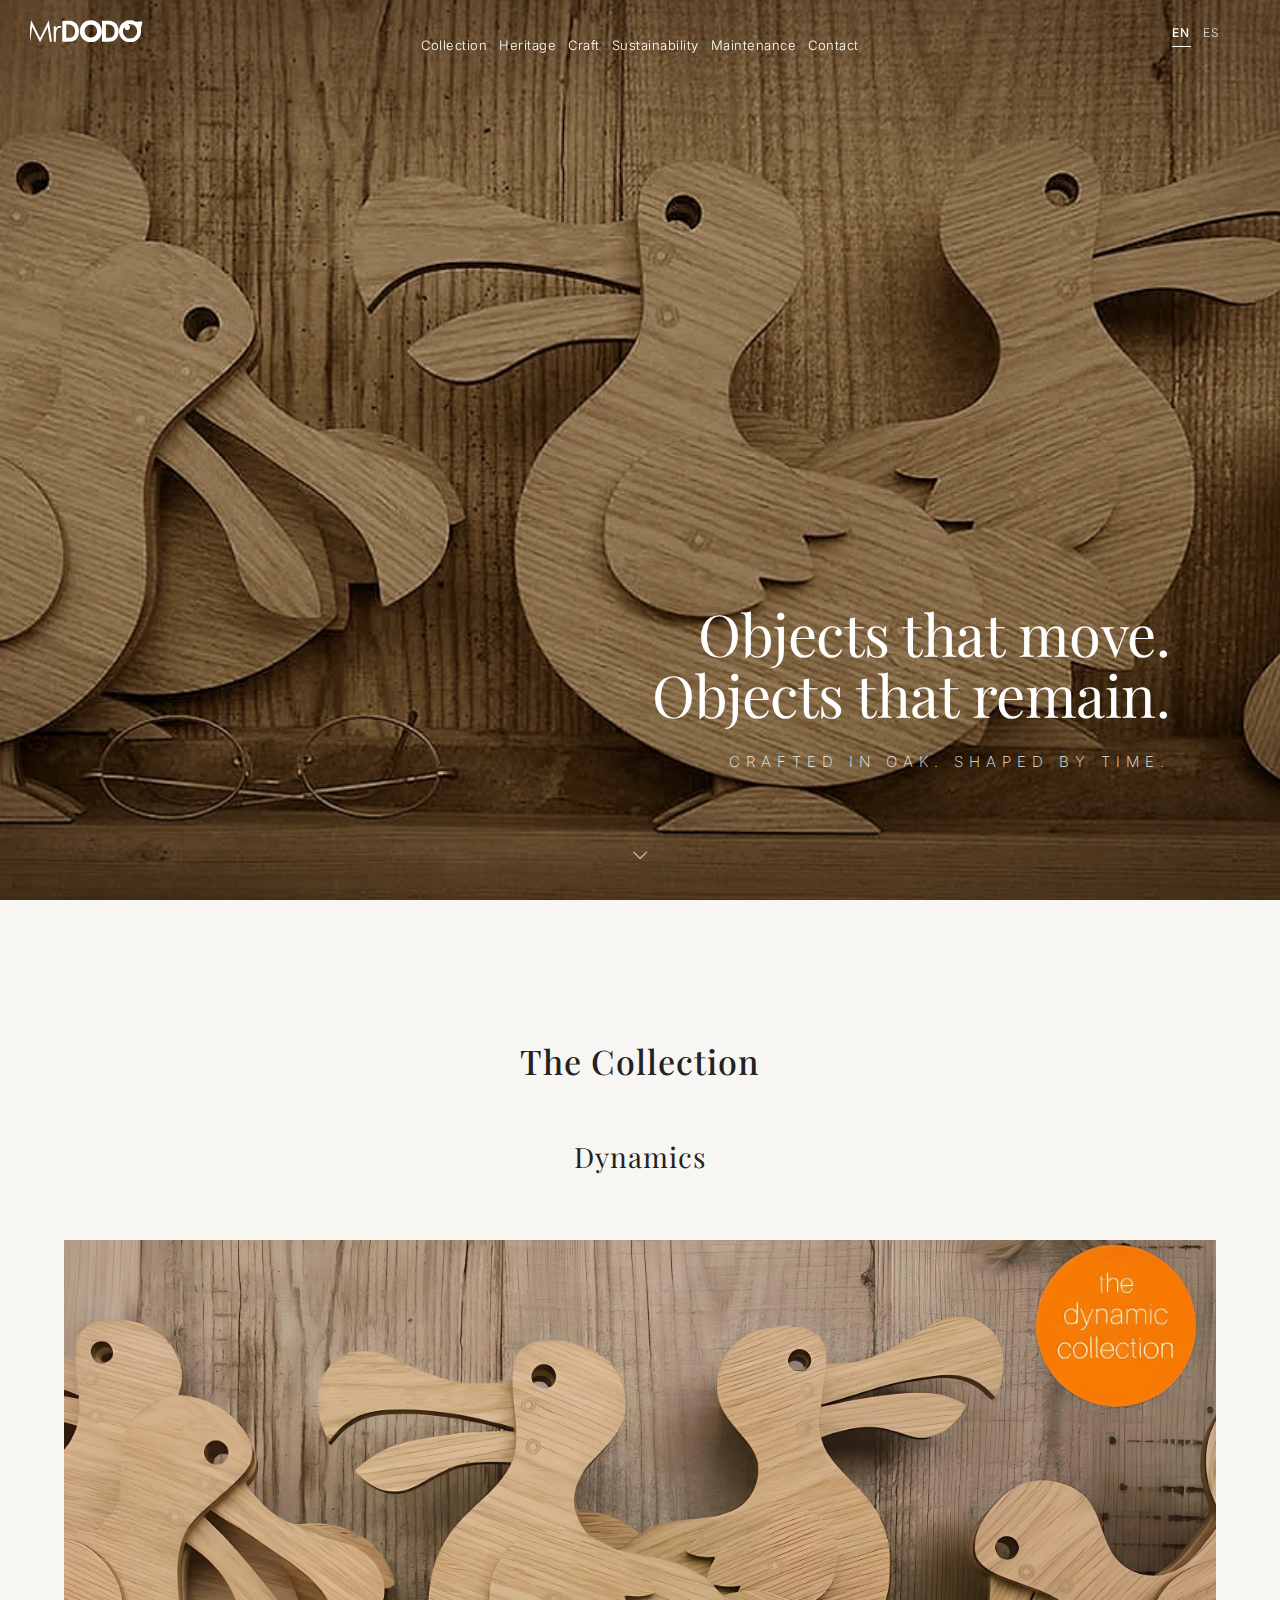
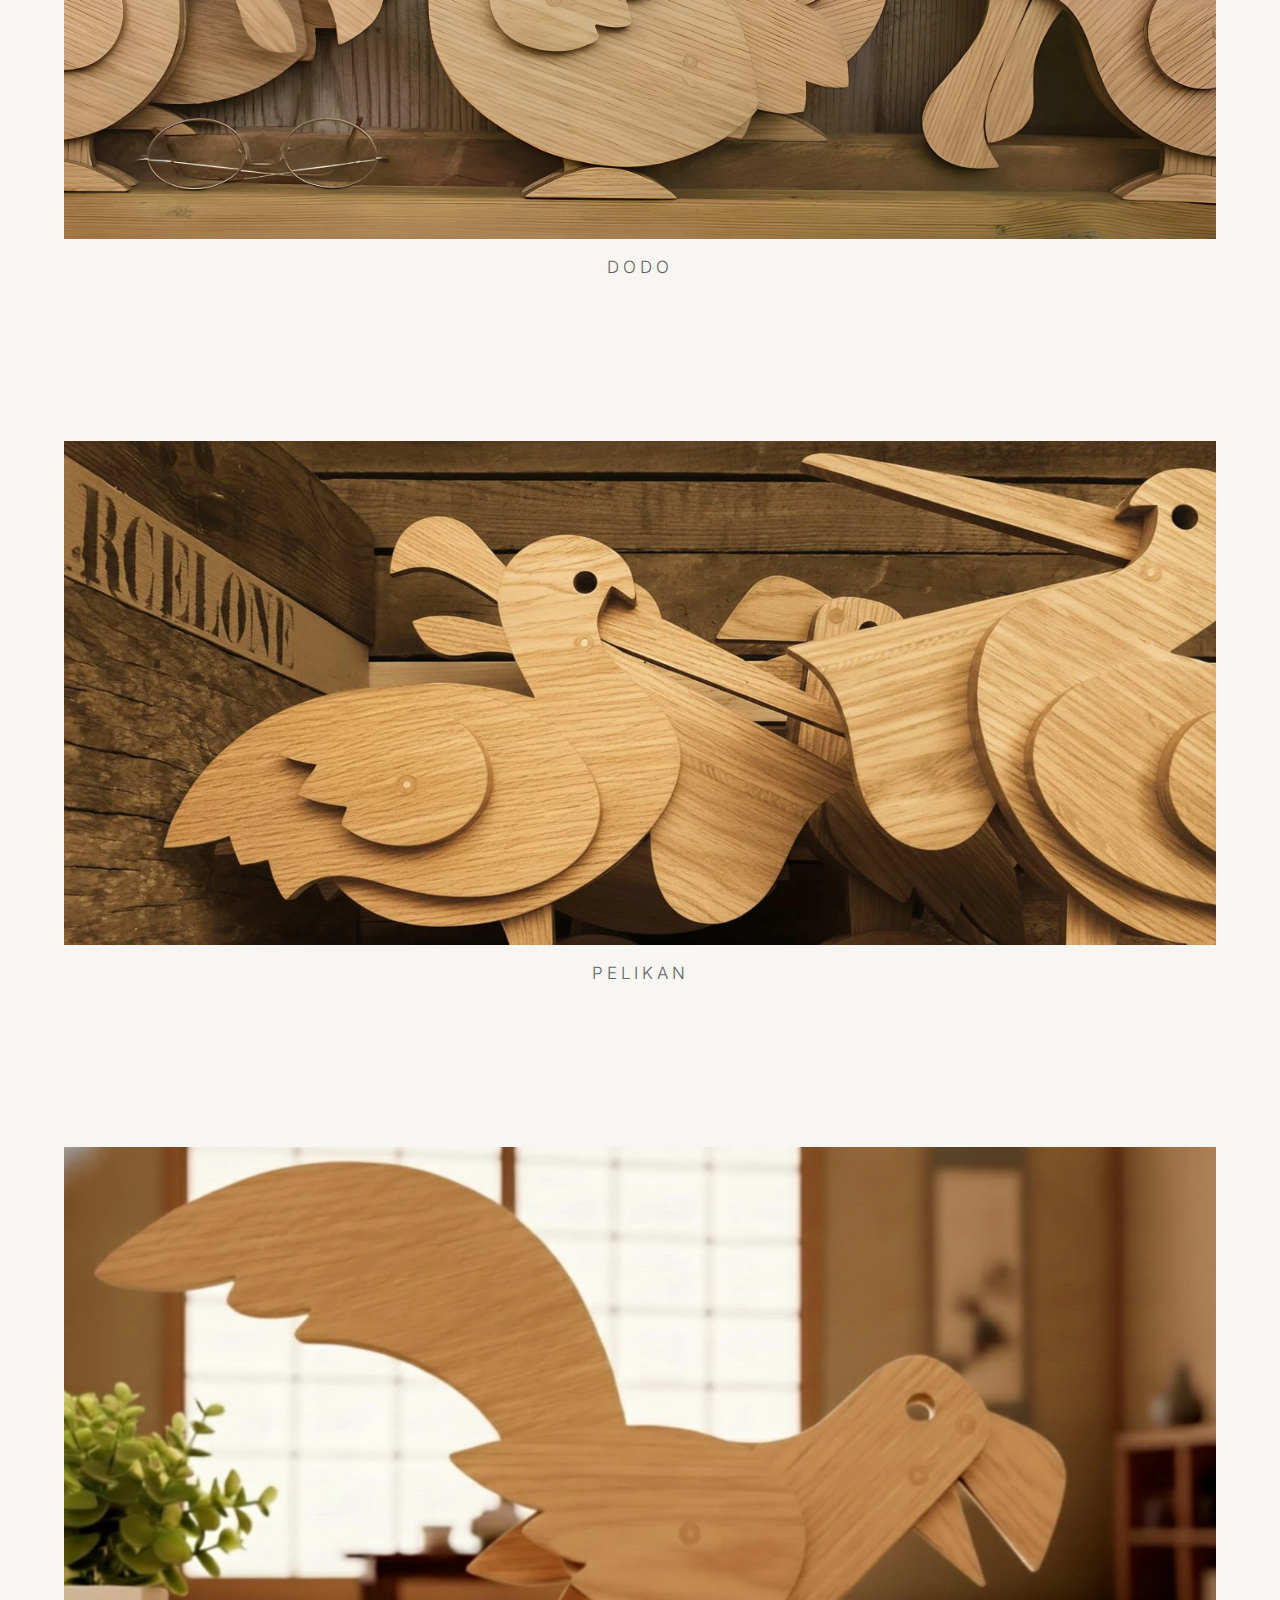
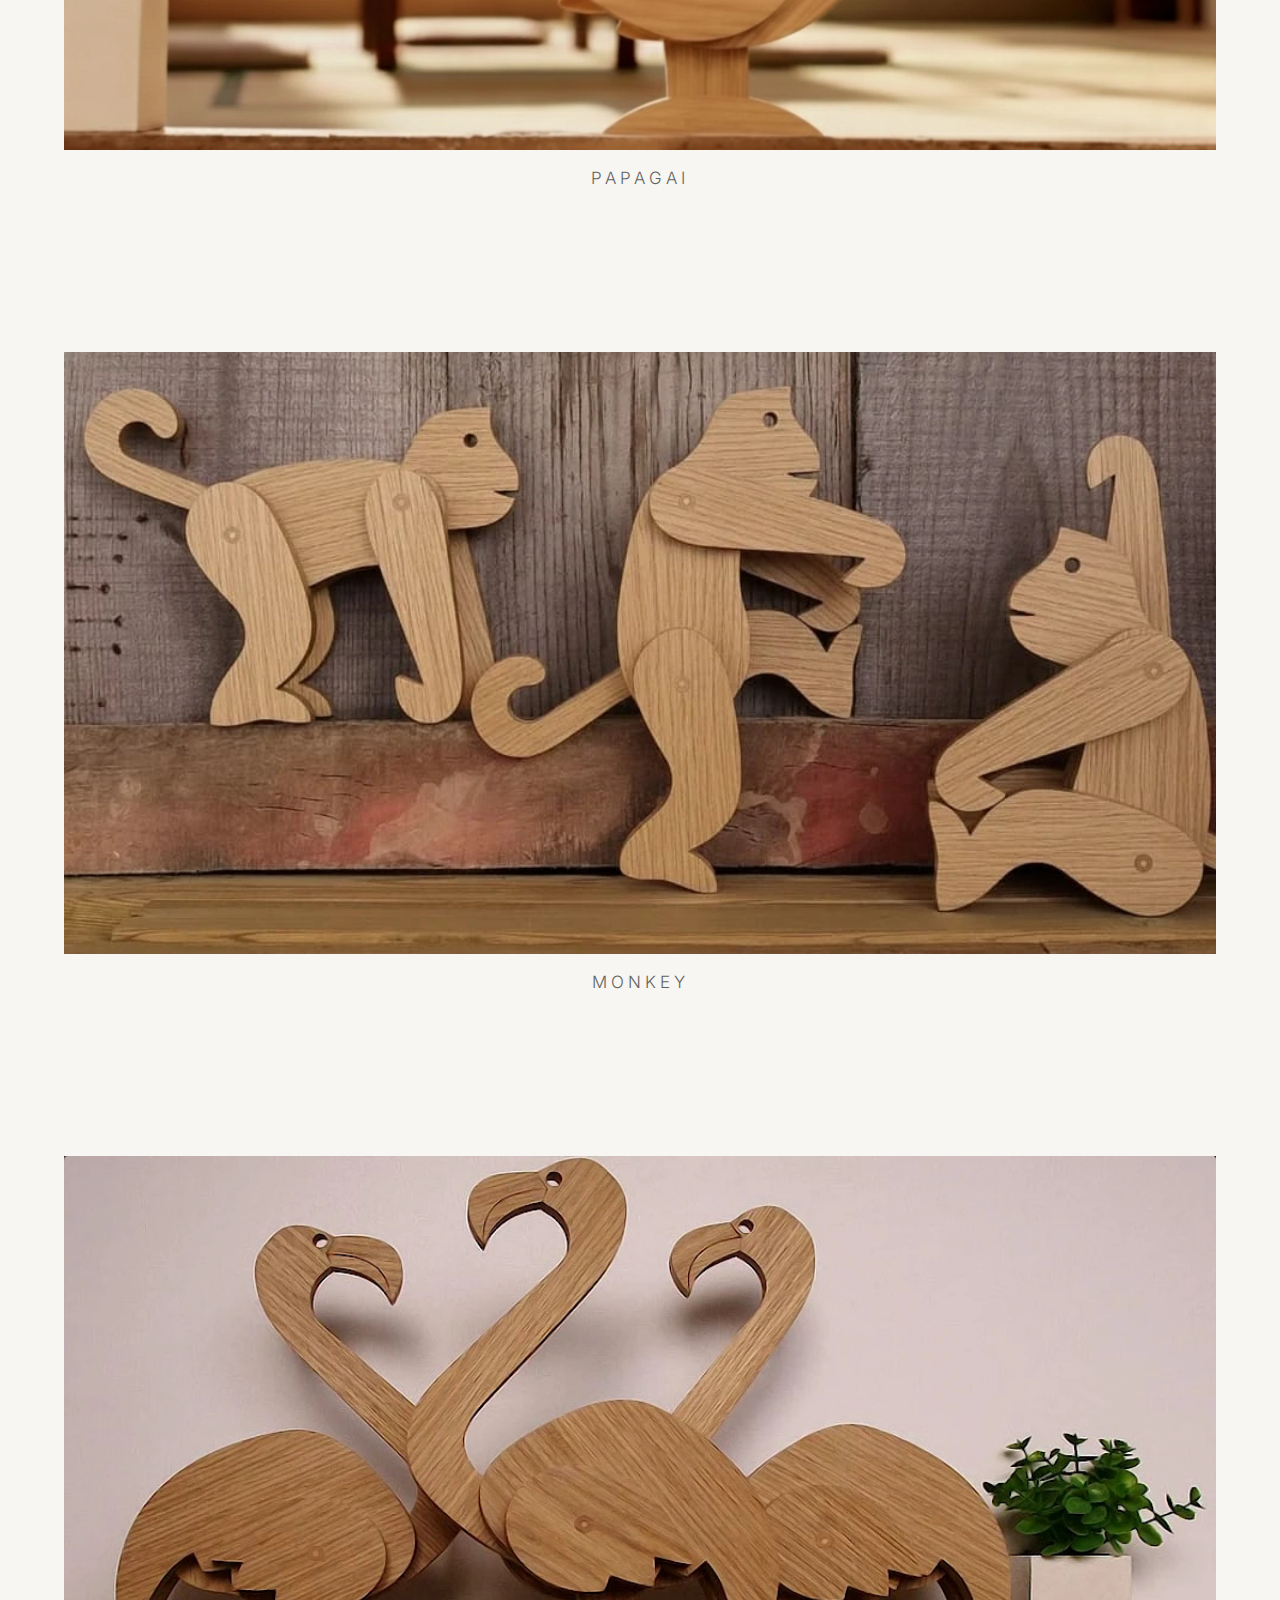
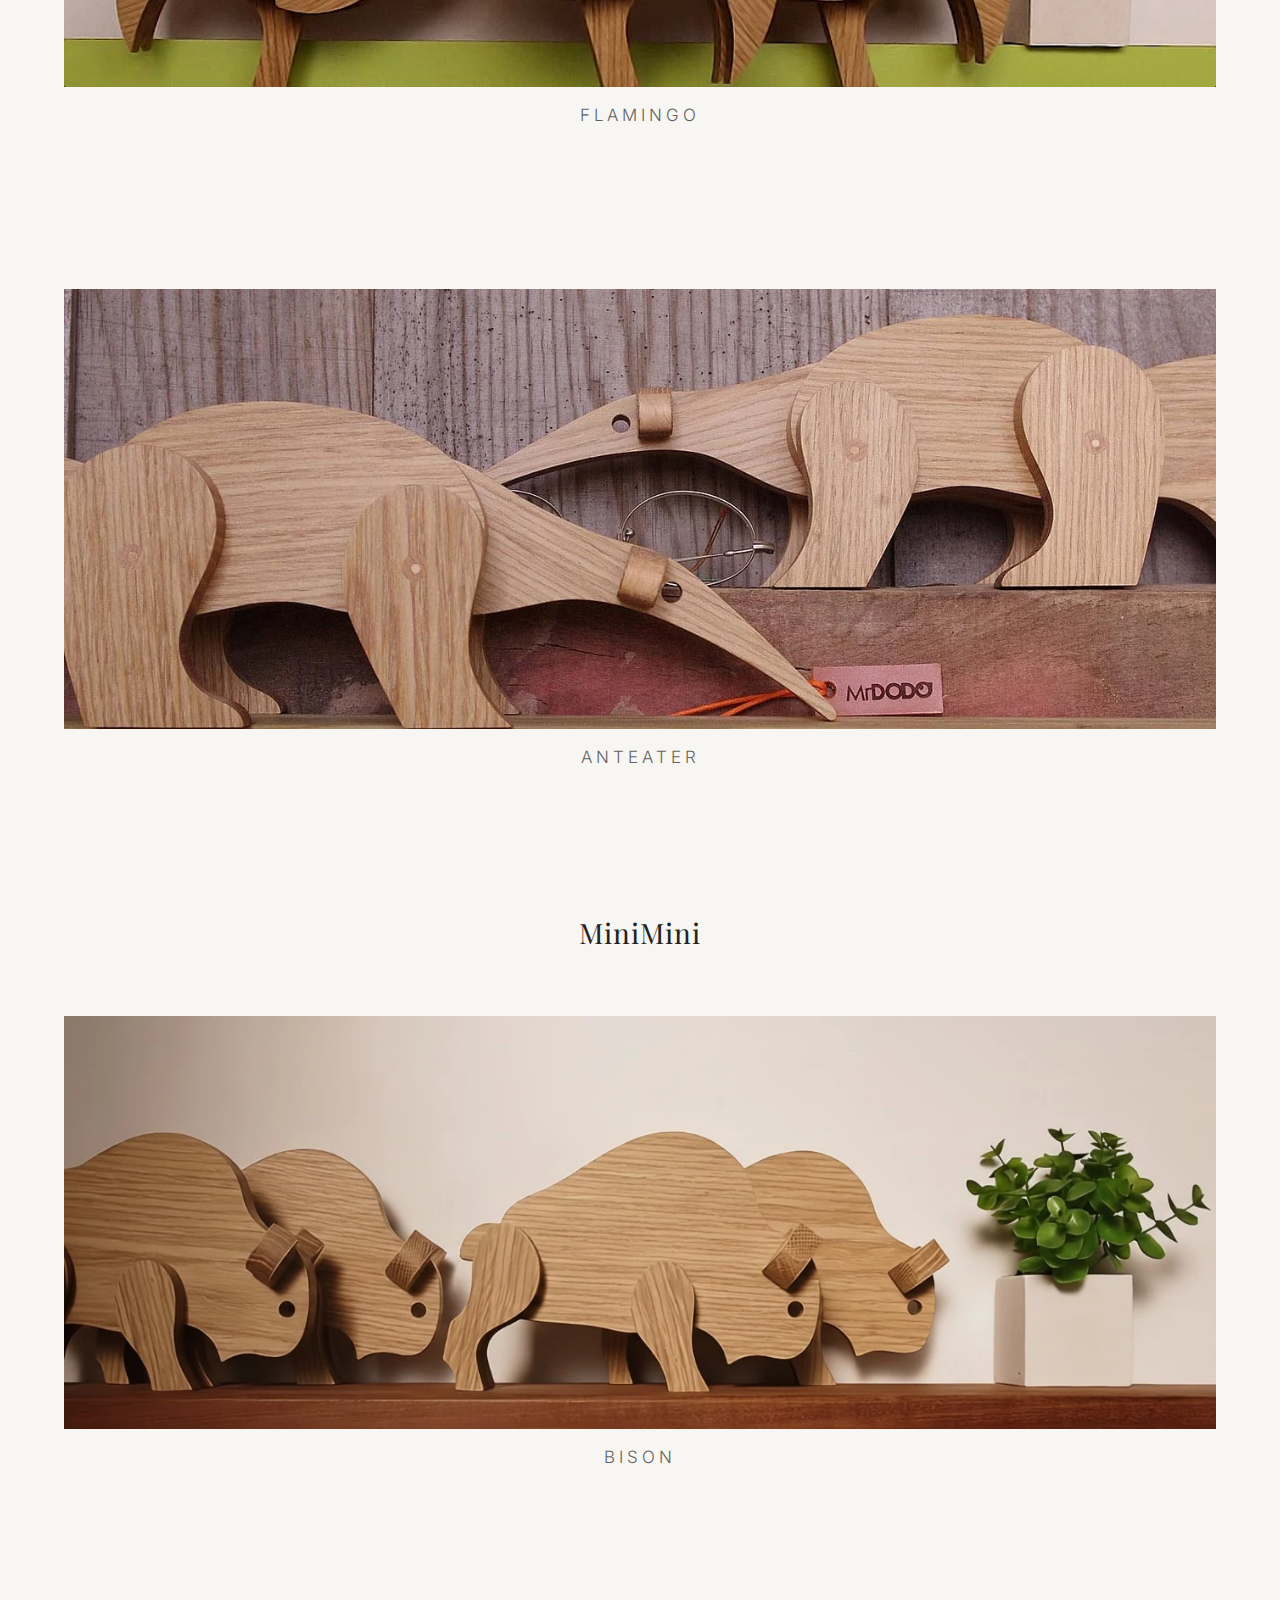
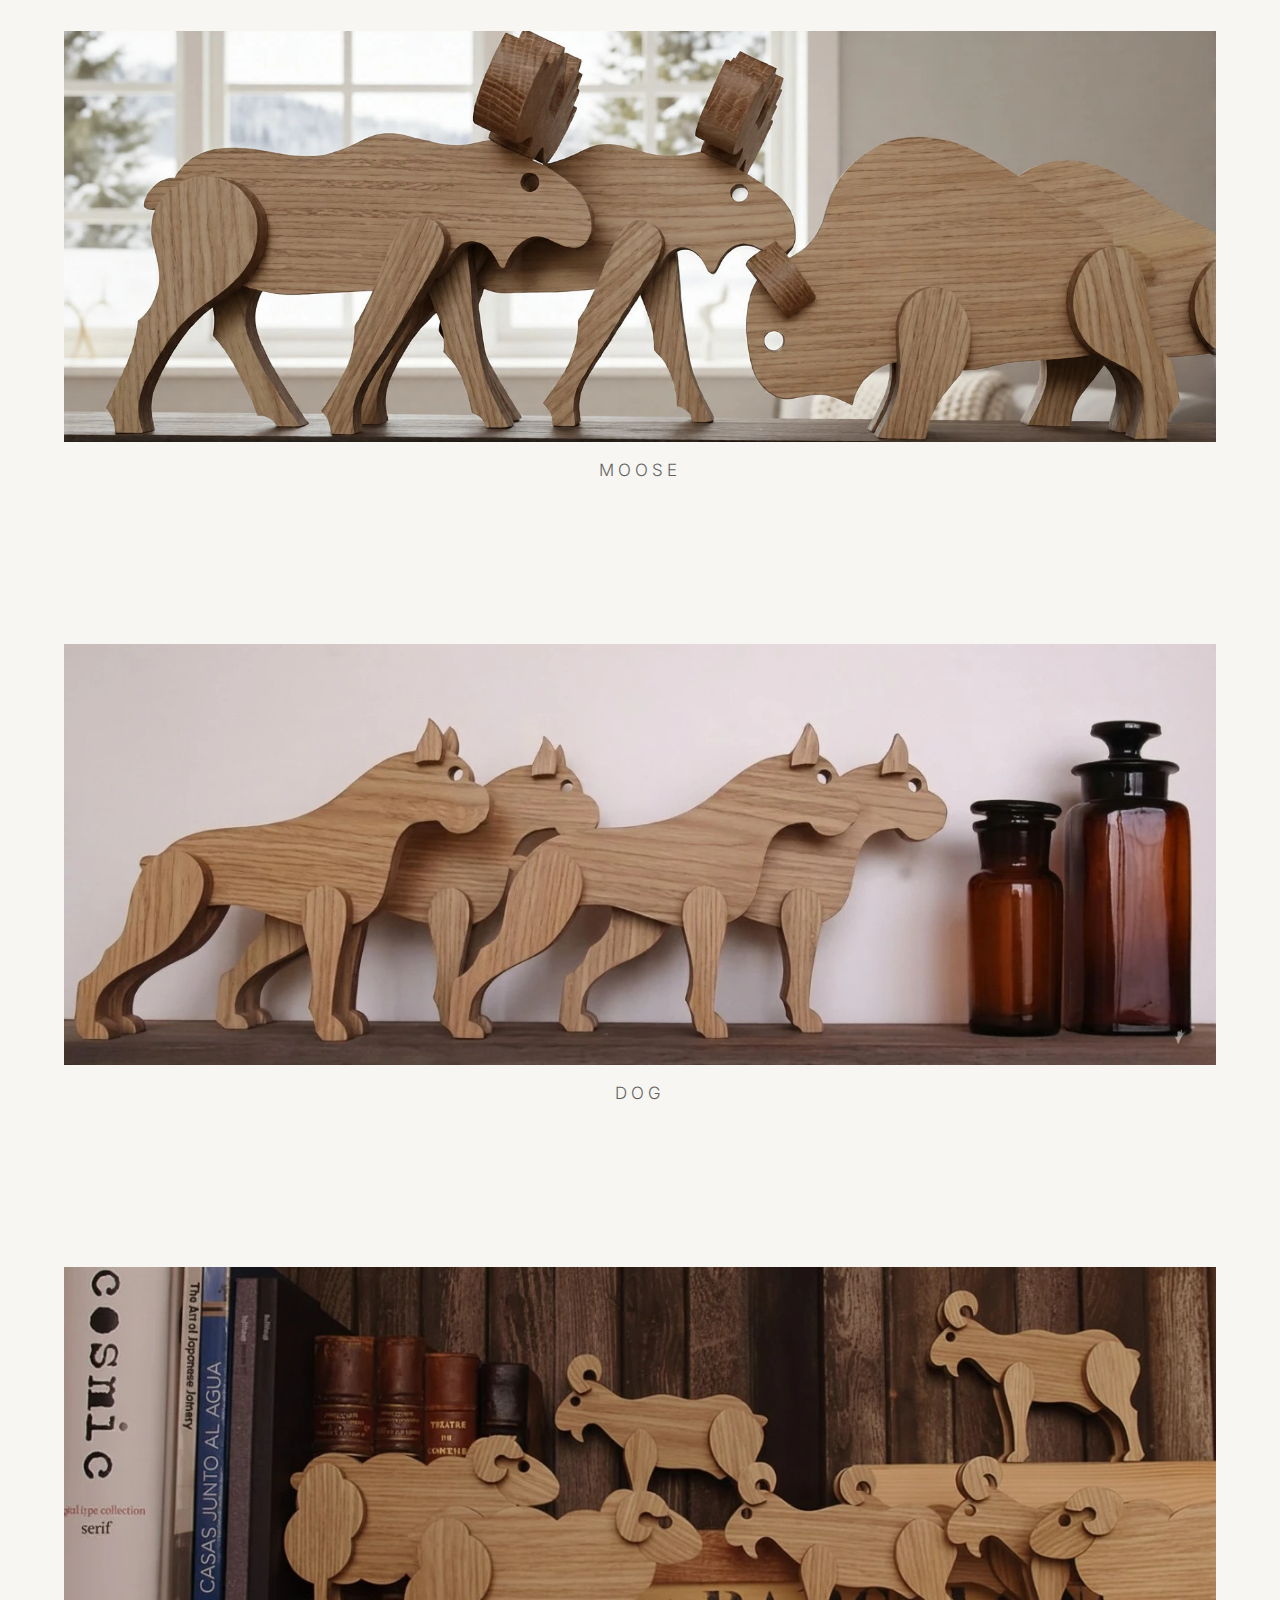
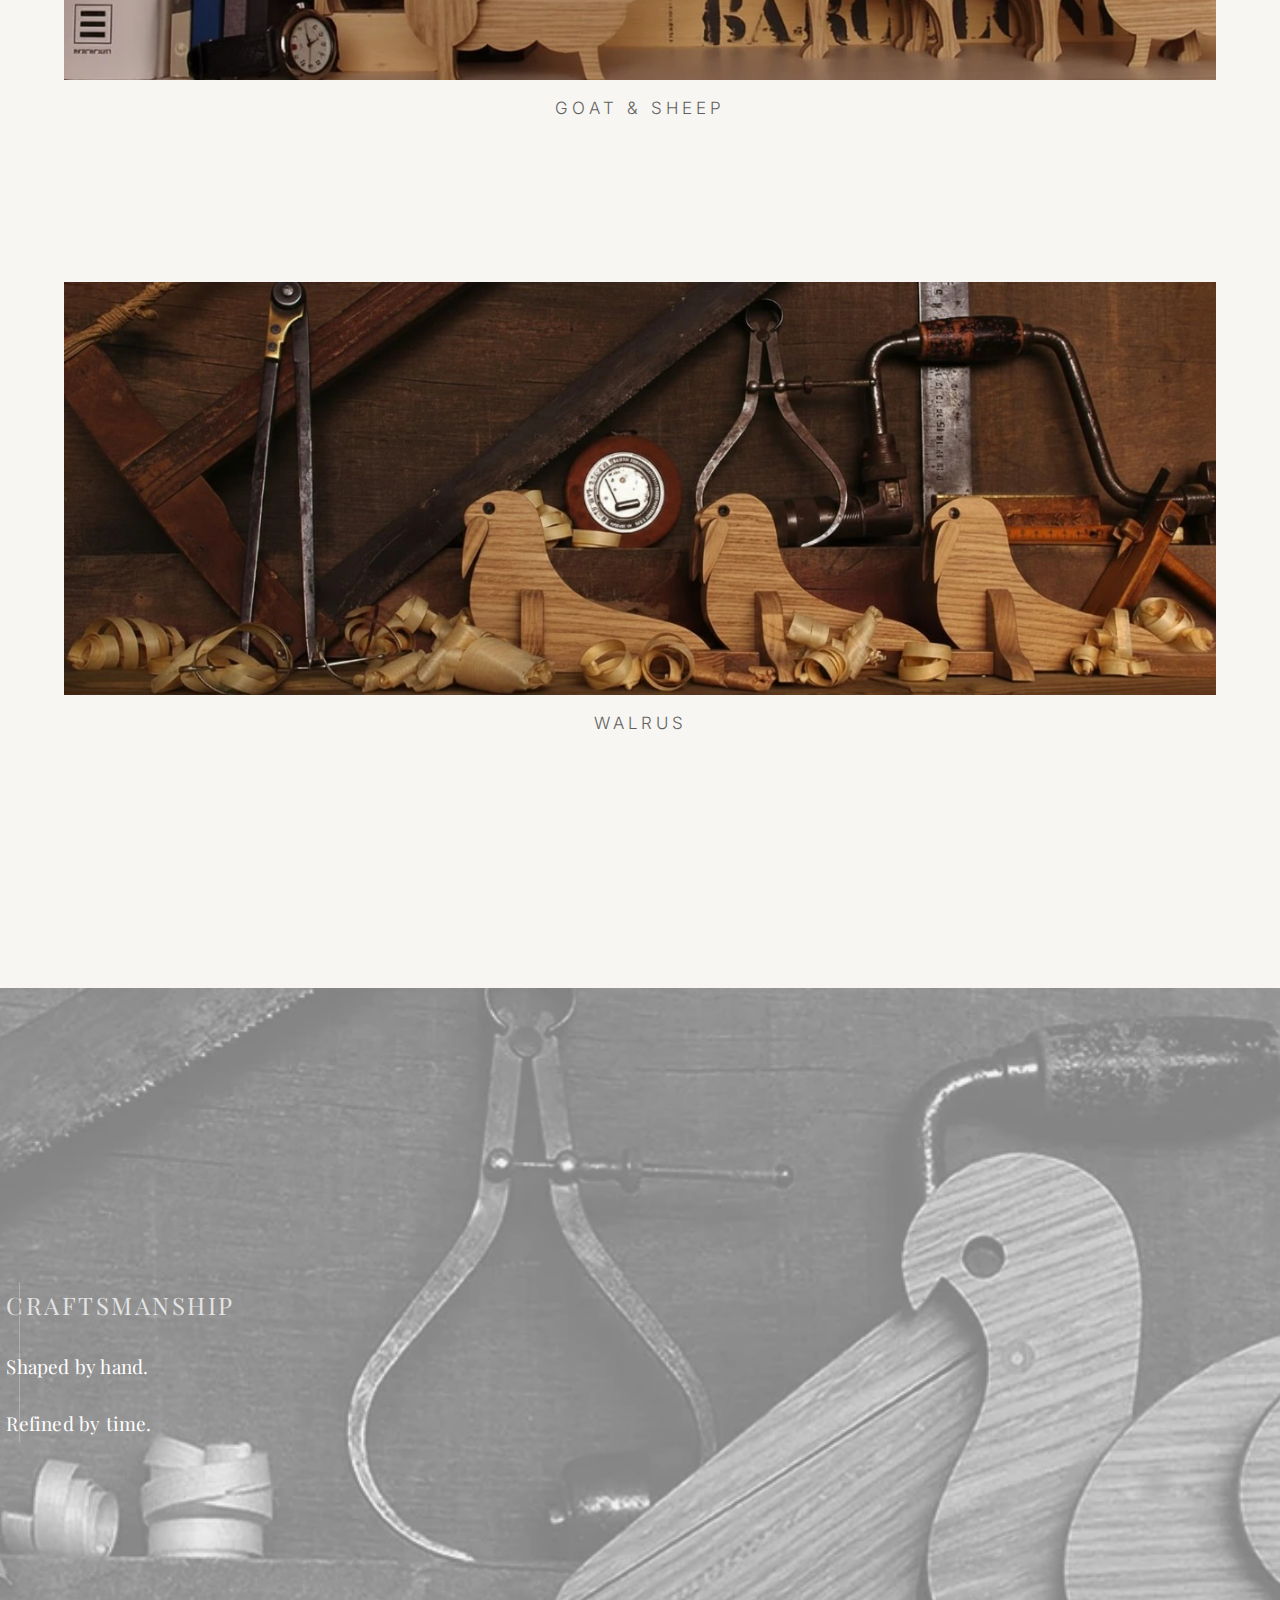
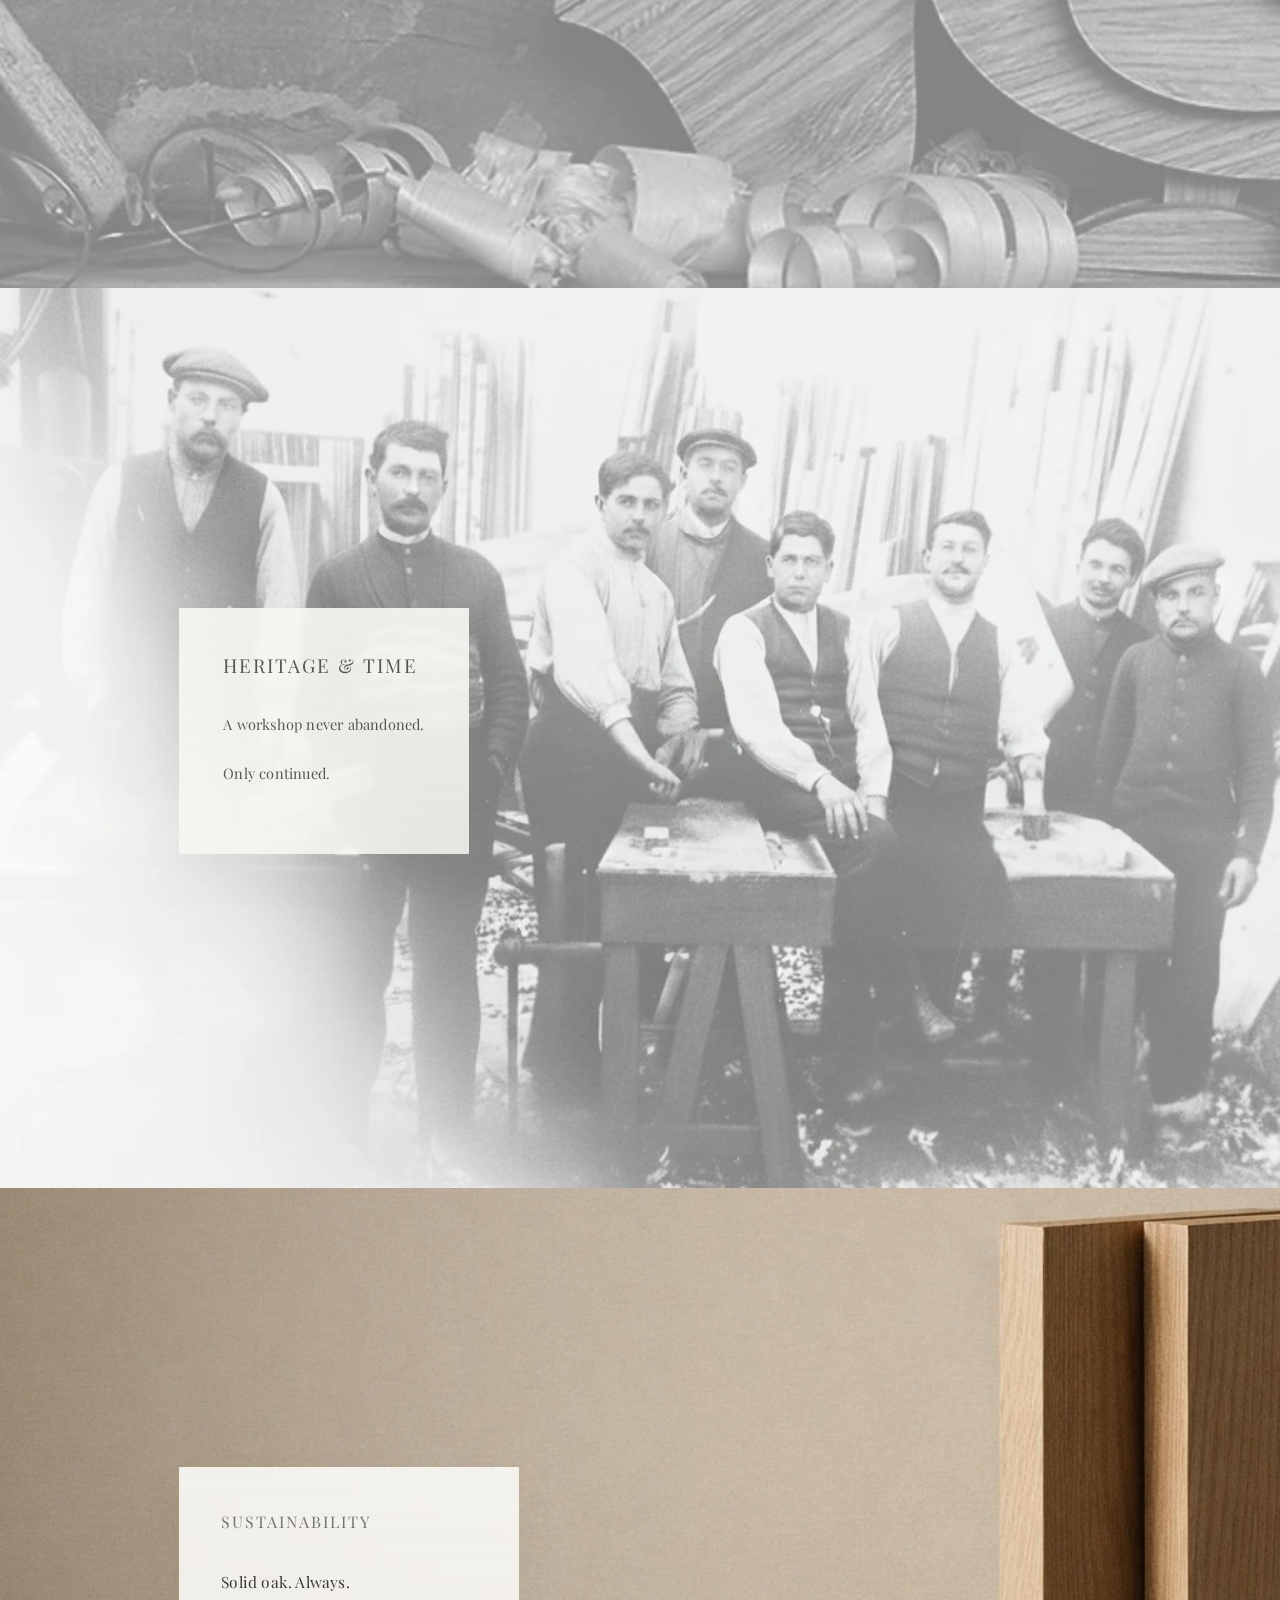
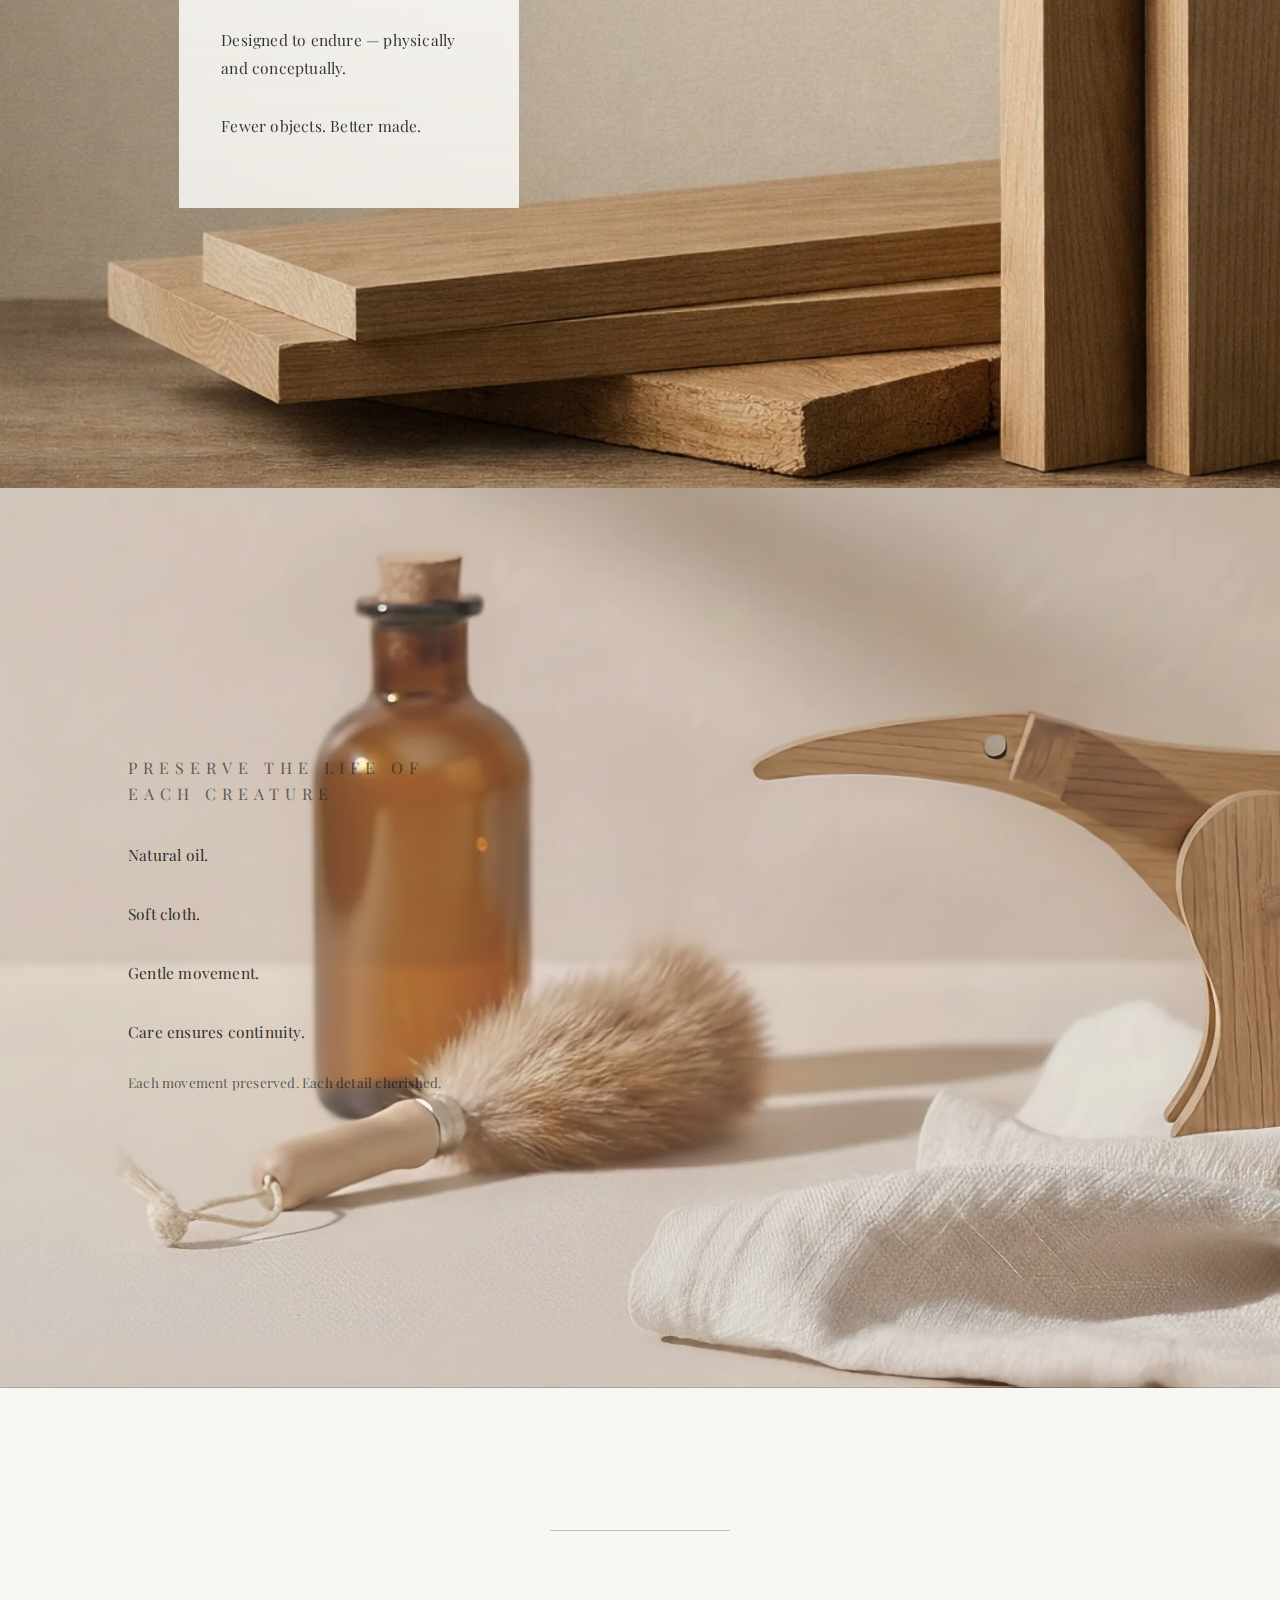
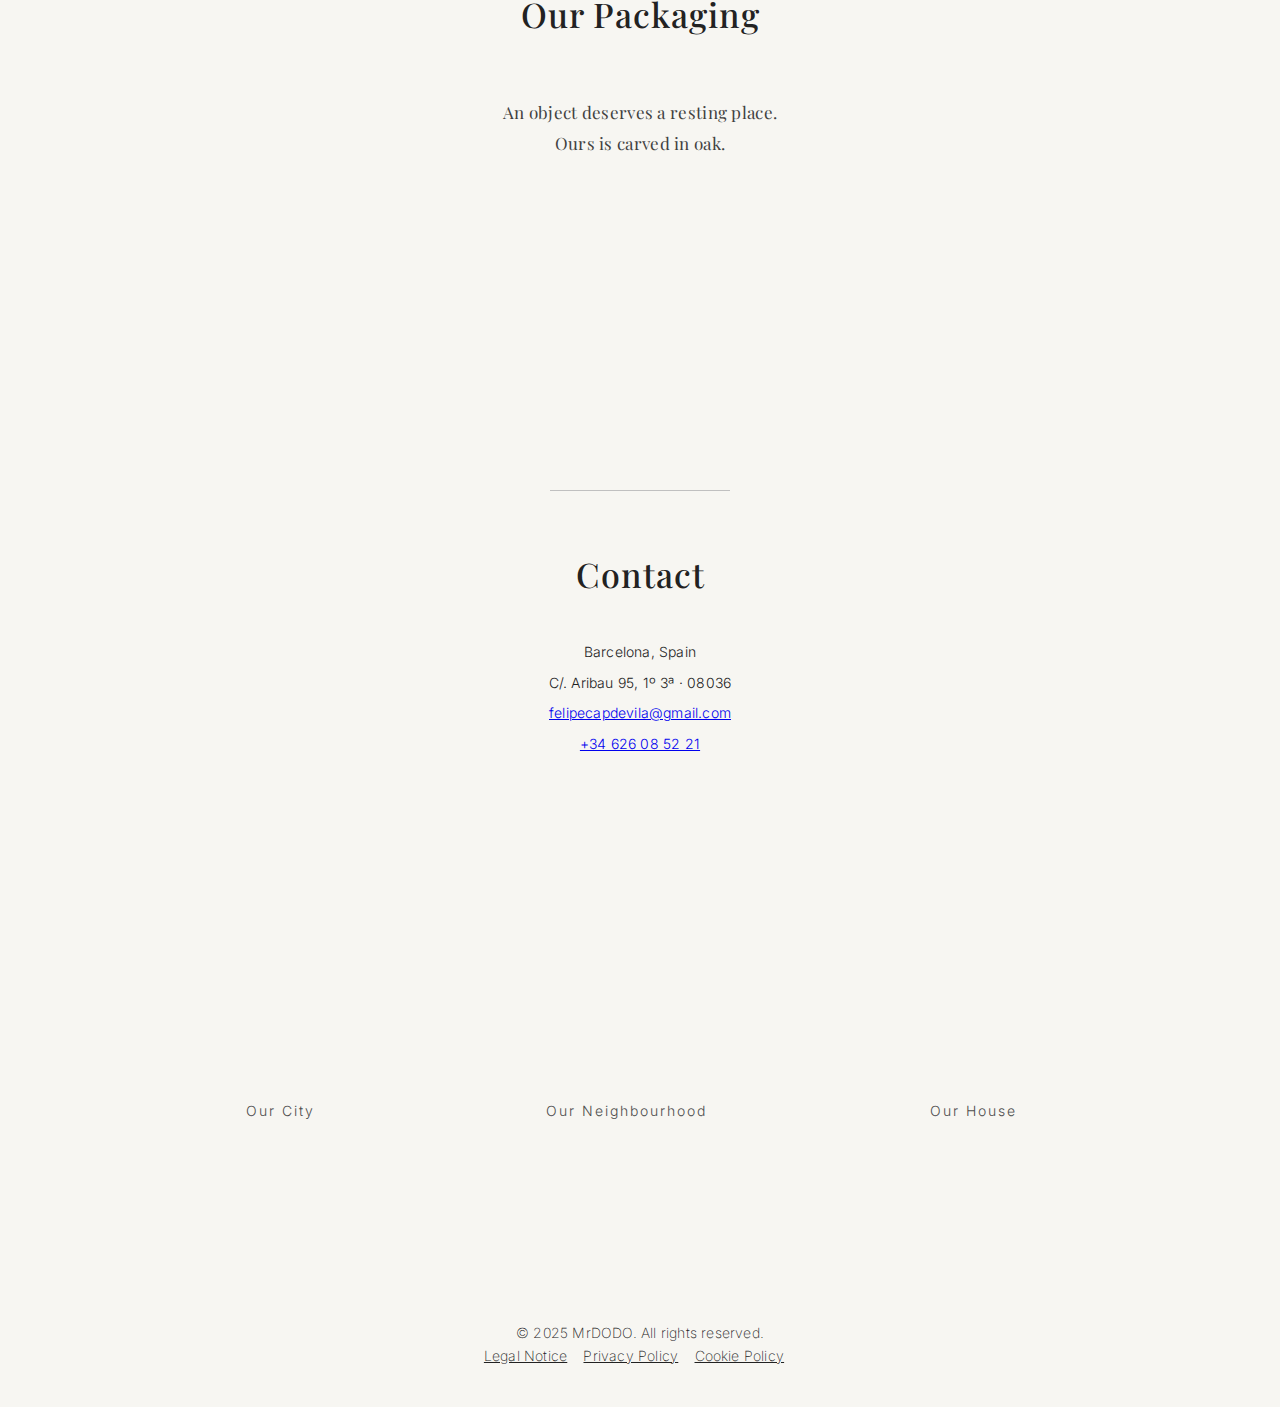
<file: index.html>
<!DOCTYPE html>
<html lang="en">
<head>
  <meta charset="UTF-8">
  <meta name="viewport" content="width=device-width, initial-scale=1.0, maximum-scale=5.0, user-scalable=yes">
  <meta name="description" content="MrDODO — Crafted Wooden Objects. Articulated wooden sculptures shaped by hand and refined by time.">
  <meta name="theme-color" content="#ffffff">
  <title>MrDODO — Crafted Wooden Objects</title>

  <link rel="preconnect" href="https://fonts.googleapis.com">
  <link rel="preconnect" href="https://fonts.gstatic.com" crossorigin>
  <link href="https://fonts.googleapis.com/css2?family=Inter:wght@100;200;300;400&family=Playfair+Display:wght@400;500&display=swap" rel="stylesheet">
  <link rel="stylesheet" href="css/style.css">
</head>

<body id="top">

<!-- ========================= 
     HEADER & NAVEGACIÓN
     ========================= -->
<header class="site-header">
  <div class="header-inner">

    <a href="#top" class="logo-link">
      <img src="images/logo.svg" alt="MrDODO" class="logo">
    </a>

    <nav class="main-nav">
      <button class="close-menu" aria-label="Close menu">&times;</button>
      <ul>
        <li class="has-submenu">
          <a href="#">Collection</a>
          <ul class="submenu">
            <li><a href="#collection-dynamics">Dynamics</a></li>
            <li><a href="#collection-minimini">MiniMini</a></li>
          </ul>
        </li>
        <li><a href="#heritage">Heritage</a></li>
        <li><a href="#craft">Craft</a></li>
        <li><a href="#eco">Sustainability</a></li>
        <li><a href="#maintenance">Maintenance</a></li>
        <li><a href="#contact">Contact</a></li>
      </ul>
    </nav>

    <button class="menu-toggle" aria-label="Open menu">
      <span class="bar"></span>
      <span class="bar"></span>
      <span class="bar"></span>
    </button>

    <div class="lang-switch">
      <a href="#" class="active">EN</a>
      <a href="#">ES</a>
    </div>

  </div>
</header>

<div class="menu-overlay"></div>

<!-- ========================= 
     HERO SECTION
     ========================= -->
<section id="hero" class="hero">
  <img src="images/hero-01.webp" alt="MrDODO articulated wooden object" class="hero-img">
  <div class="hero-text-overlay">
    <h1>Objects that move. Objects that remain.</h1>
    <p class="hero-tagline">Crafted in oak. Shaped by time.</p>
  </div>
  <div class="scroll-indicator">
    <span class="arrow-down">⌄</span>
  </div>
</section>

<!-- ========================= 
     COLLECTION SECTION
     ========================= -->
<section id="collection" class="section">
  <div id="collection-dynamics" class="collection-intro">
    <span class="brand-eyebrow">Portfolio</span>
    <h2 class="section-title">The Collection</h2>
  </div>

  <h3 class="subsection-title">Dynamics</h3>
  <div class="collection-dynamics">
    <div class="animal">
      <img src="images/dynamics/dyn-01.webp" alt="DODO">
      <div class="animal-name">DODO</div>
    </div>
    <div class="animal">
      <img src="images/dynamics/dyn-02.webp" alt="PELIKAN">
      <div class="animal-name">PELIKAN</div>
    </div>
    <div class="animal">
      <img src="images/dynamics/dyn-03.webp" alt="PAPAGAI">
      <div class="animal-name">PAPAGAI</div>
    </div>
    <div class="animal">
      <img src="images/dynamics/dyn-04.webp" alt="MONKEY">
      <div class="animal-name">MONKEY</div>
    </div>
    <div class="animal">
      <img src="images/dynamics/dyn-05.webp" alt="FLAMINGO">
      <div class="animal-name">FLAMINGO</div>
    </div>
    <div class="animal">
      <img src="images/dynamics/dyn-06.webp" alt="ANTEATER">
      <div class="animal-name">ANTEATER</div>
    </div>
  </div>

  <h3 id="collection-minimini" class="subsection-title">MiniMini</h3>
  <div class="collection-minimini">
    <div class="animal">
      <img src="images/minimini/mini-01.webp" alt="BISON">
      <div class="animal-name">BISON</div>
    </div>
    <div class="animal">
      <img src="images/minimini/mini-02.webp" alt="MOOSE">
      <div class="animal-name">MOOSE</div>
    </div>
    <div class="animal">
      <img src="images/minimini/mini-03.webp" alt="DOG">
      <div class="animal-name">DOG</div>
    </div>
    <div class="animal">
      <img src="images/minimini/mini-04.webp" alt="GOAT & SHEEP">
      <div class="animal-name">GOAT & SHEEP</div>
    </div>
    <div class="animal">
      <img src="images/minimini/mini-05.webp" alt="WALRUS">
      <div class="animal-name">WALRUS</div>
    </div>
  </div>
</section>

<!-- ========================= 
     BACKGROUND SECTIONS
     ========================= -->

<!-- CRAFTSMANSHIP SECTION -->
<section id="craft" class="section bg craft">
  <div class="craft-overlay">
    <span class="craft-line" aria-hidden="true"></span>
    <h2>Craftsmanship</h2>
    <p>
      Shaped by hand.<br><br>
      Refined by time.
    </p>
  </div>
</section>

<!-- HERITAGE SECTION -->
<section id="heritage" class="section bg heritage">
  <div class="heritage-overlay">
    <h2>Heritage & Time</h2>
    <p>
      A workshop never abandoned.<br><br>
      Only continued.
    </p>
  </div>
</section>

<!-- SUSTAINABILITY SECTION -->
<section id="eco" class="section bg eco">
  <div class="eco-overlay">
    <h2>Sustainability</h2>
    <p>
      Solid oak. Always.<br><br>
      Designed to endure — physically and conceptually.<br><br>
      Fewer objects. Better made.
    </p>
  </div>
</section>

<!-- MAINTENANCE SECTION -->
<section id="maintenance" class="section bg maintenance">
  <div class="maintenance-overlay">
    <h2>Preserve the Life of Each Creature</h2>
    <p>
      Natural oil.<br><br>
      Soft cloth.<br><br>
      Gentle movement.<br><br>
      Care ensures continuity.
    </p>
    <p class="microcopy">Each movement preserved. Each detail cherished.</p>
  </div>
</section>

<!-- ========================= 
     PACKAGING SECTION
     ========================= -->
<section class="section packaging">
  <div class="divider"></div>
  <h2 class="section-title">Our Packaging</h2>
  <p>
    An object deserves a resting place.<br>
    Ours is carved in oak.
  </p>

  <div class="packaging-image">
    <img src="images/packaging/packaging-01.webp" alt="MrDODO packaging" loading="lazy">
  </div>
</section>

<!-- ========================= 
     CONTACT SECTION
     ========================= -->
<section id="contact" class="section contact">
  <div class="contact-divider"></div>
  <h2 class="section-title">Contact</h2>

  <p class="contact-location">Barcelona, Spain</p>
  <p class="contact-address">C/. Aribau 95, 1º 3ª · 08036</p>
  <p class="contact-email"><a href="mailto:felipecapdevila@gmail.com">felipecapdevila@gmail.com</a></p>
  <p class="contact-phone"><a href="tel:+34626085221">+34 626 08 52 21</a></p>

  <div class="contact-images">
    <div class="contact-item">
      <img src="images/city.webp" alt="Our city" loading="lazy">
      <span class="contact-caption">Our city</span>
    </div>
    <div class="contact-item">
      <img src="images/neighbourhood.webp" alt="Our neighbourhood" loading="lazy">
      <span class="contact-caption">Our neighbourhood</span>
    </div>
    <div class="contact-item">
      <img src="images/house.webp" alt="Our house" loading="lazy">
      <span class="contact-caption">Our house</span>
    </div>
  </div>
</section>

<!-- ========================= 
     FOOTER
     ========================= -->
<footer class="site-footer section">
  <p>&copy; 2025 MrDODO. All rights reserved.</p>
  <p>
    <a href="legal/aviso-legal.html">Legal Notice</a>
    <a href="legal/politica-privacidad.html">Privacy Policy</a>
    <a href="legal/politica-cookies.html">Cookie Policy</a>
  </p>
</footer>

<!-- ========================= 
     SCRIPTS
     ========================= -->
<script>
document.addEventListener('DOMContentLoaded', () => {
  const header = document.querySelector('.site-header');
  const toggle = document.querySelector('.menu-toggle');
  const nav = document.querySelector('.main-nav');
  const closeBtn = document.querySelector('.close-menu');
  const overlay = document.querySelector('.menu-overlay');
  const hasSubmenu = document.querySelectorAll('.has-submenu');

  // Cambio de color del header al hacer scroll
  window.addEventListener('scroll', () => {
    header.classList.toggle('scrolled', window.scrollY > 50);
  });

  // Abrir y cerrar menú
  toggle.addEventListener('click', () => {
    nav.classList.add('open');
    overlay.style.display = 'block';
  });

  const closeMenu = () => {
    nav.classList.remove('open');
    overlay.style.display = 'none';
    // Cerrar submenús
    hasSubmenu.forEach(item => {
      item.classList.remove('active');
    });
  };

  closeBtn.addEventListener('click', closeMenu);
  overlay.addEventListener('click', closeMenu);

  // Cerrar menú al hacer click en un link
  document.querySelectorAll('.main-nav a').forEach(link => {
    link.addEventListener('click', (e) => {
      if (link.hash) {
        closeMenu();
      }
    });
  });

  // Manejar submenús en móvil
  hasSubmenu.forEach(item => {
    const link = item.querySelector('a');
    link.addEventListener('click', (e) => {
      if (window.innerWidth <= 768) {
        e.preventDefault();
        item.classList.toggle('active');
      }
    });
  });

  // Cerrar menú al redimensionar
  window.addEventListener('resize', () => {
    if (window.innerWidth > 768) {
      closeMenu();
    }
  });
});
</script>

</body>
</html>
</file>
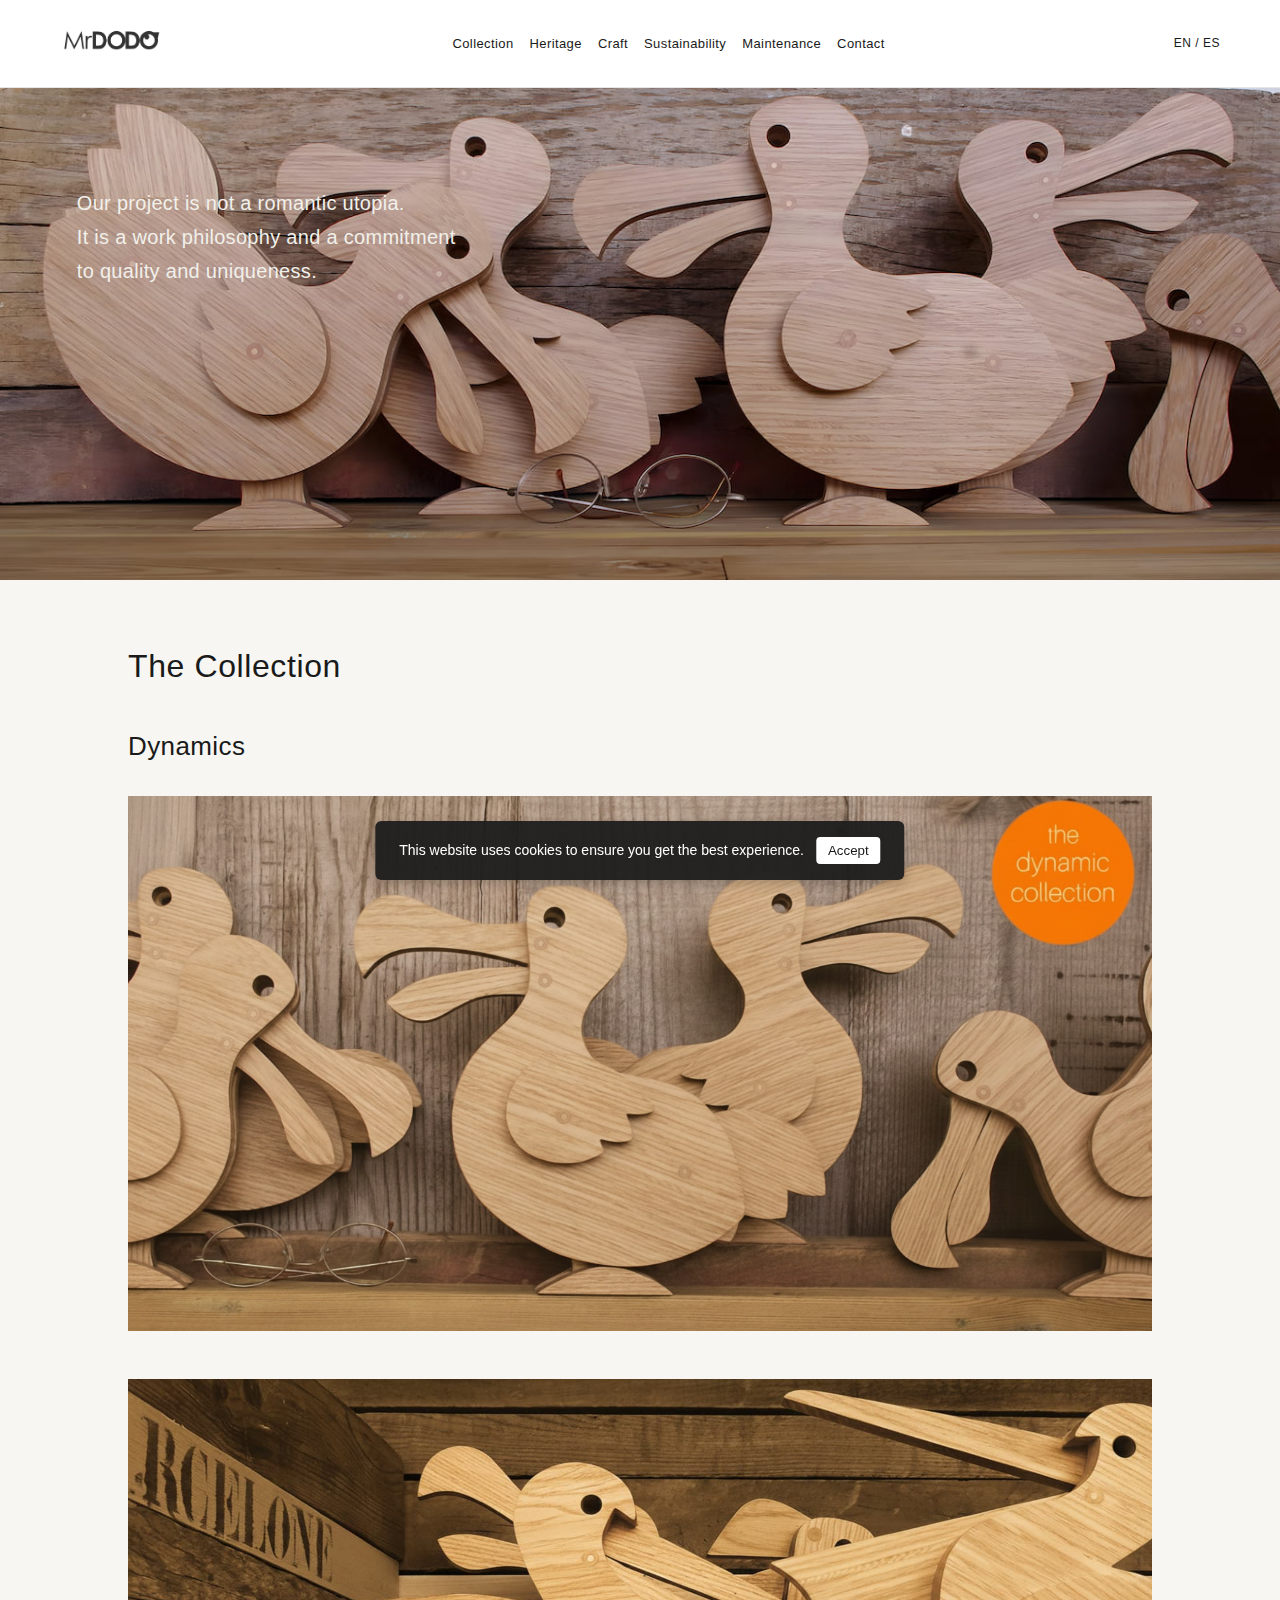
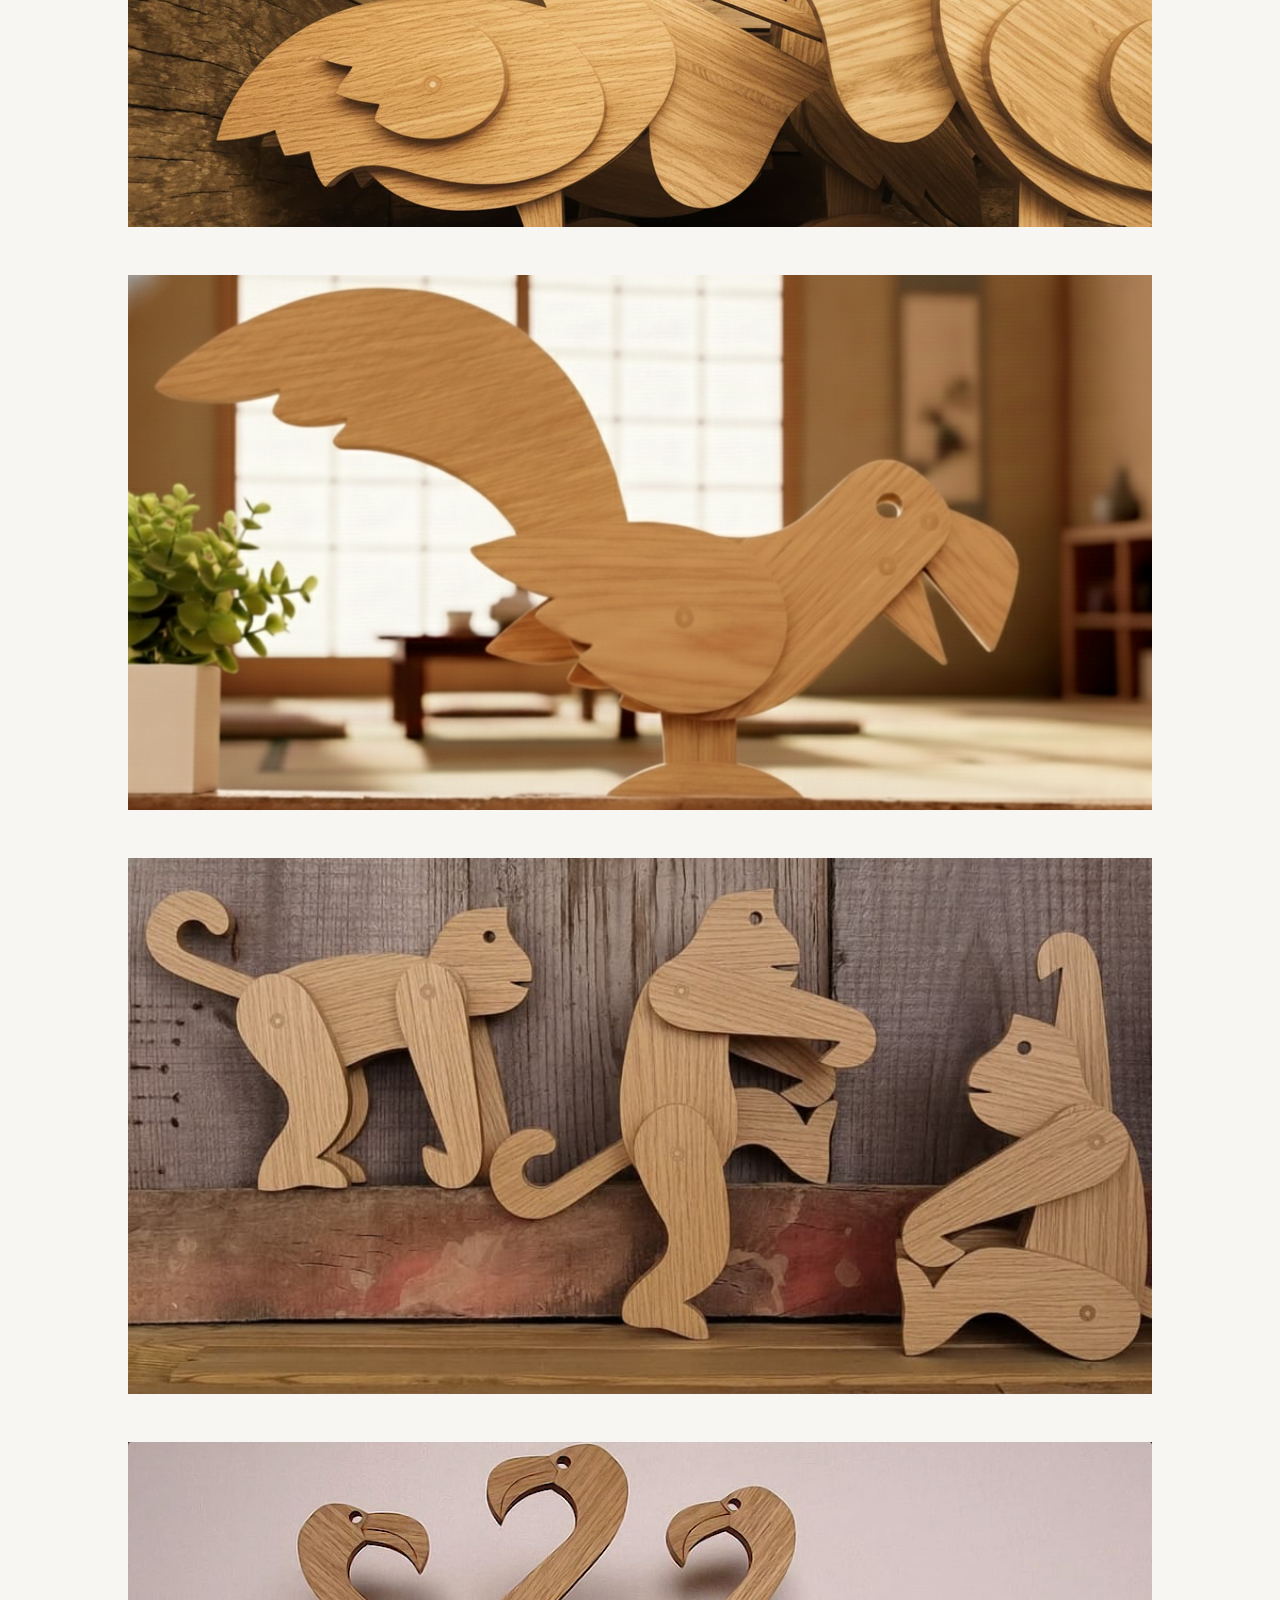
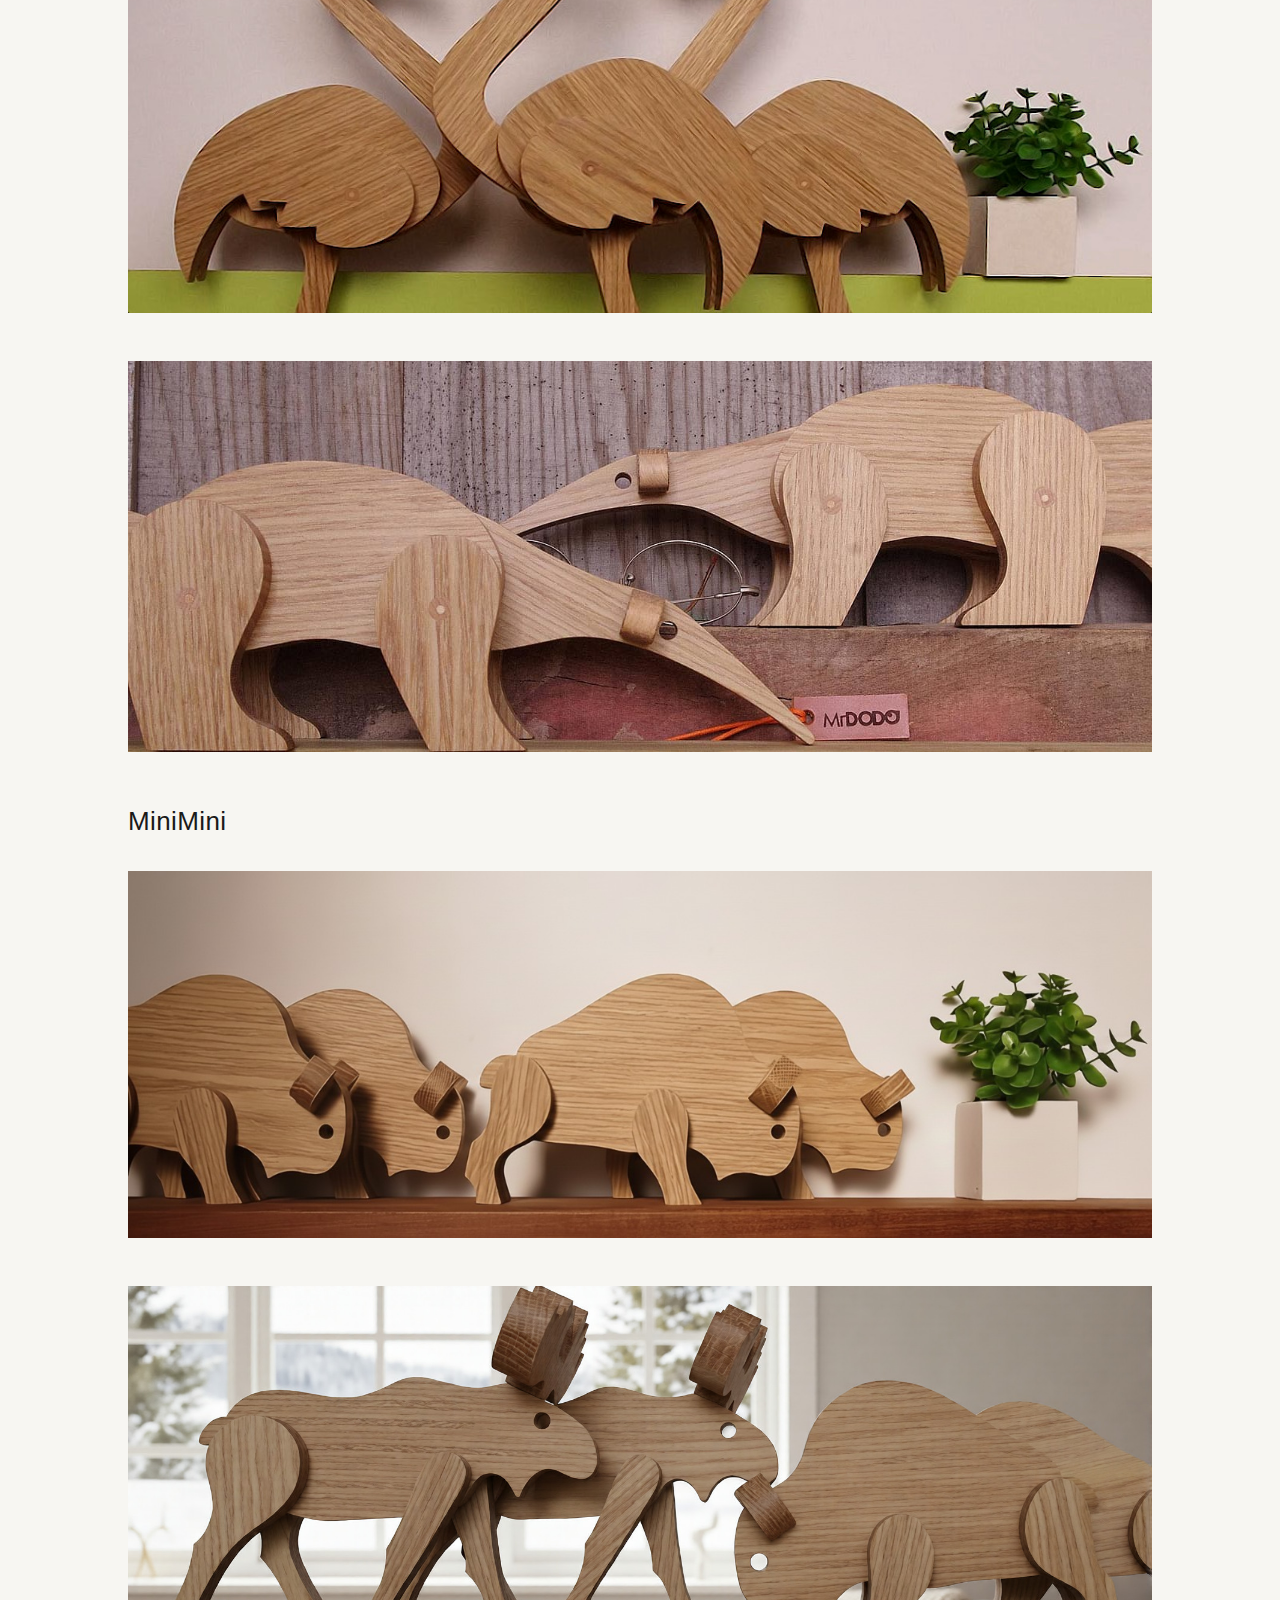
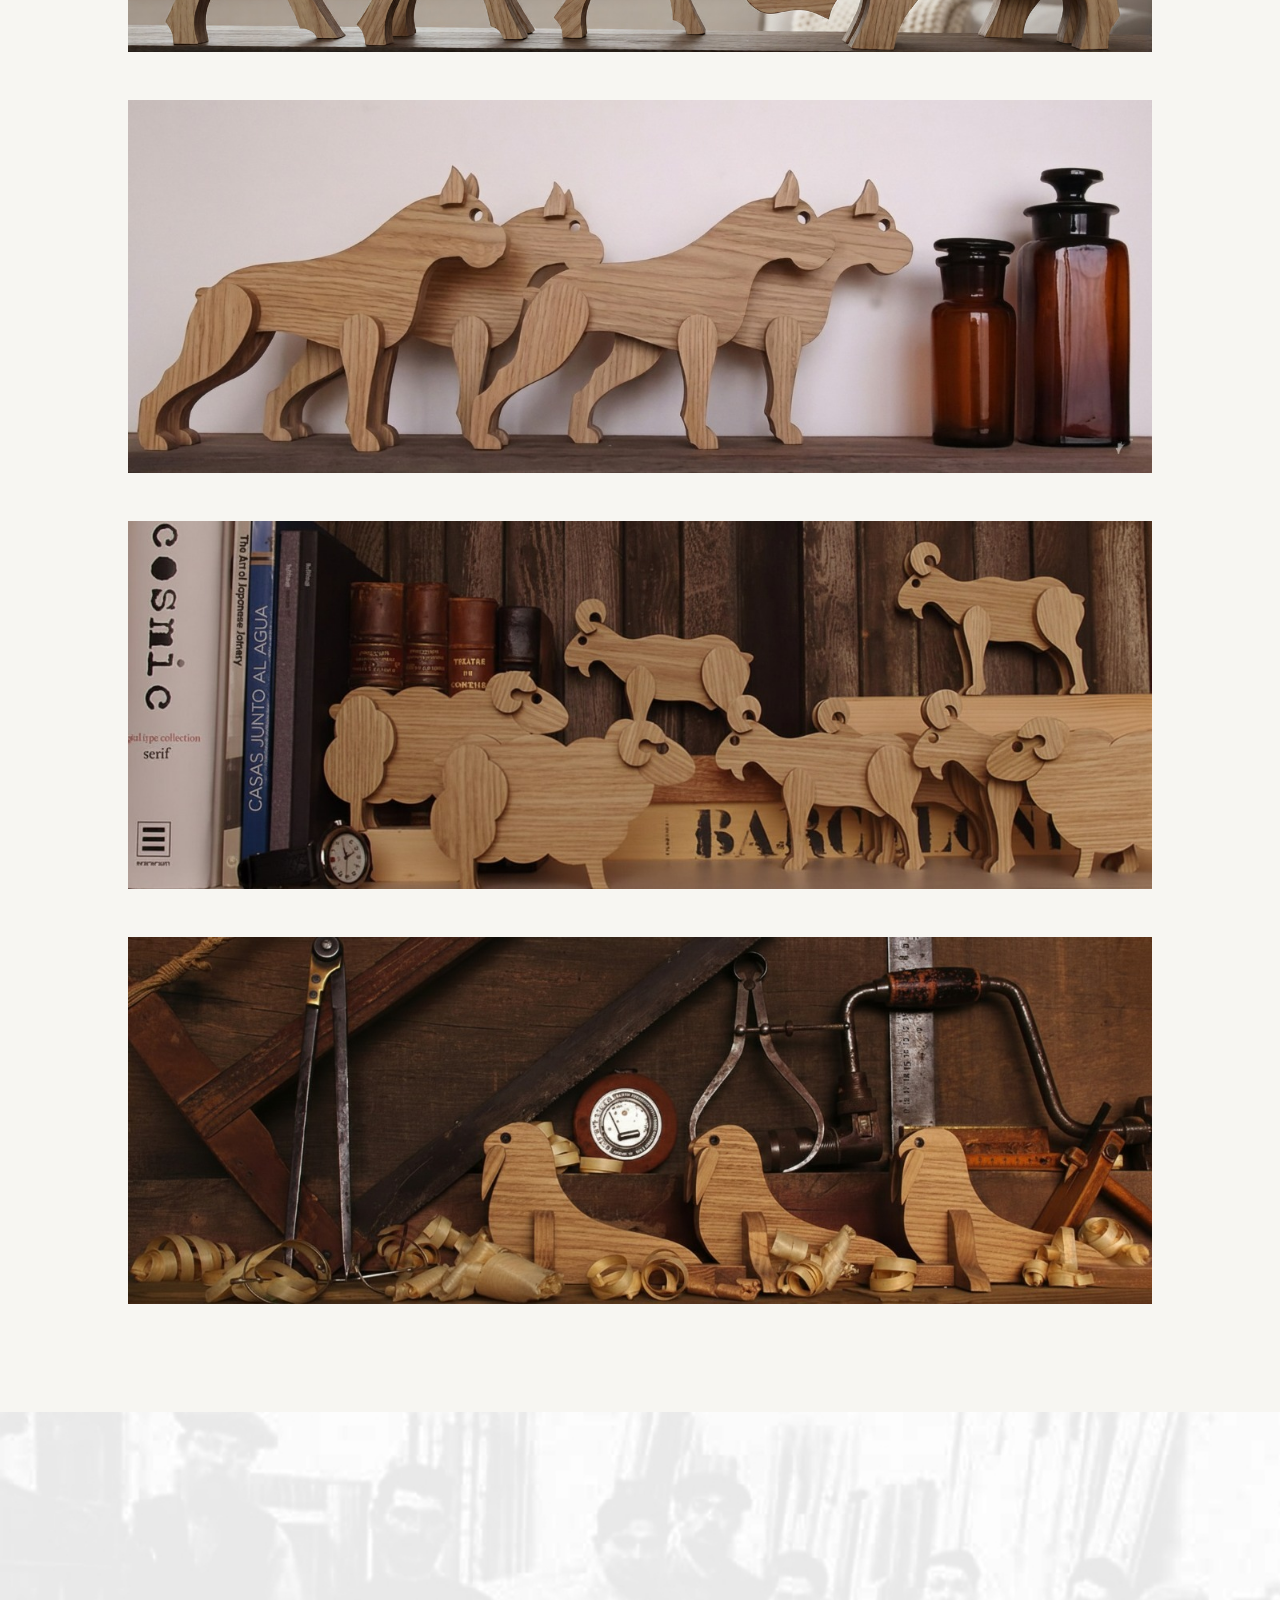
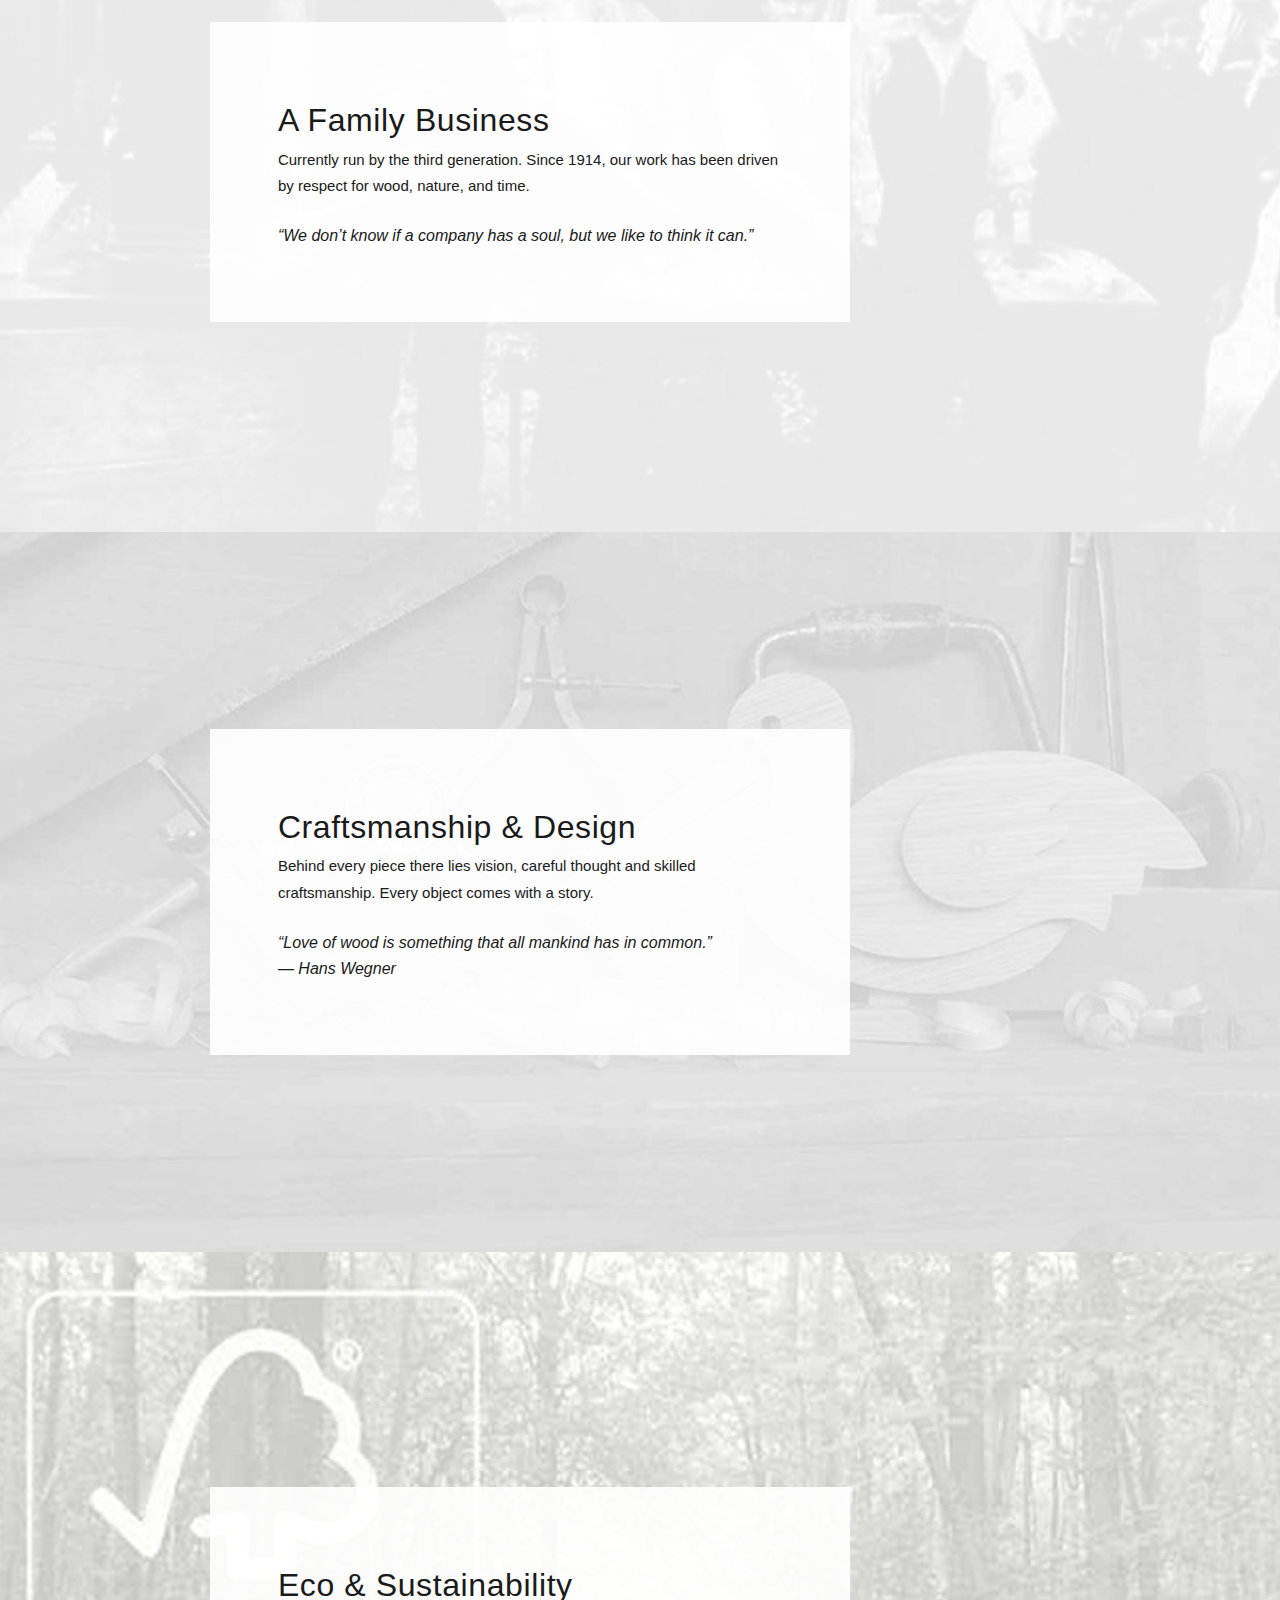
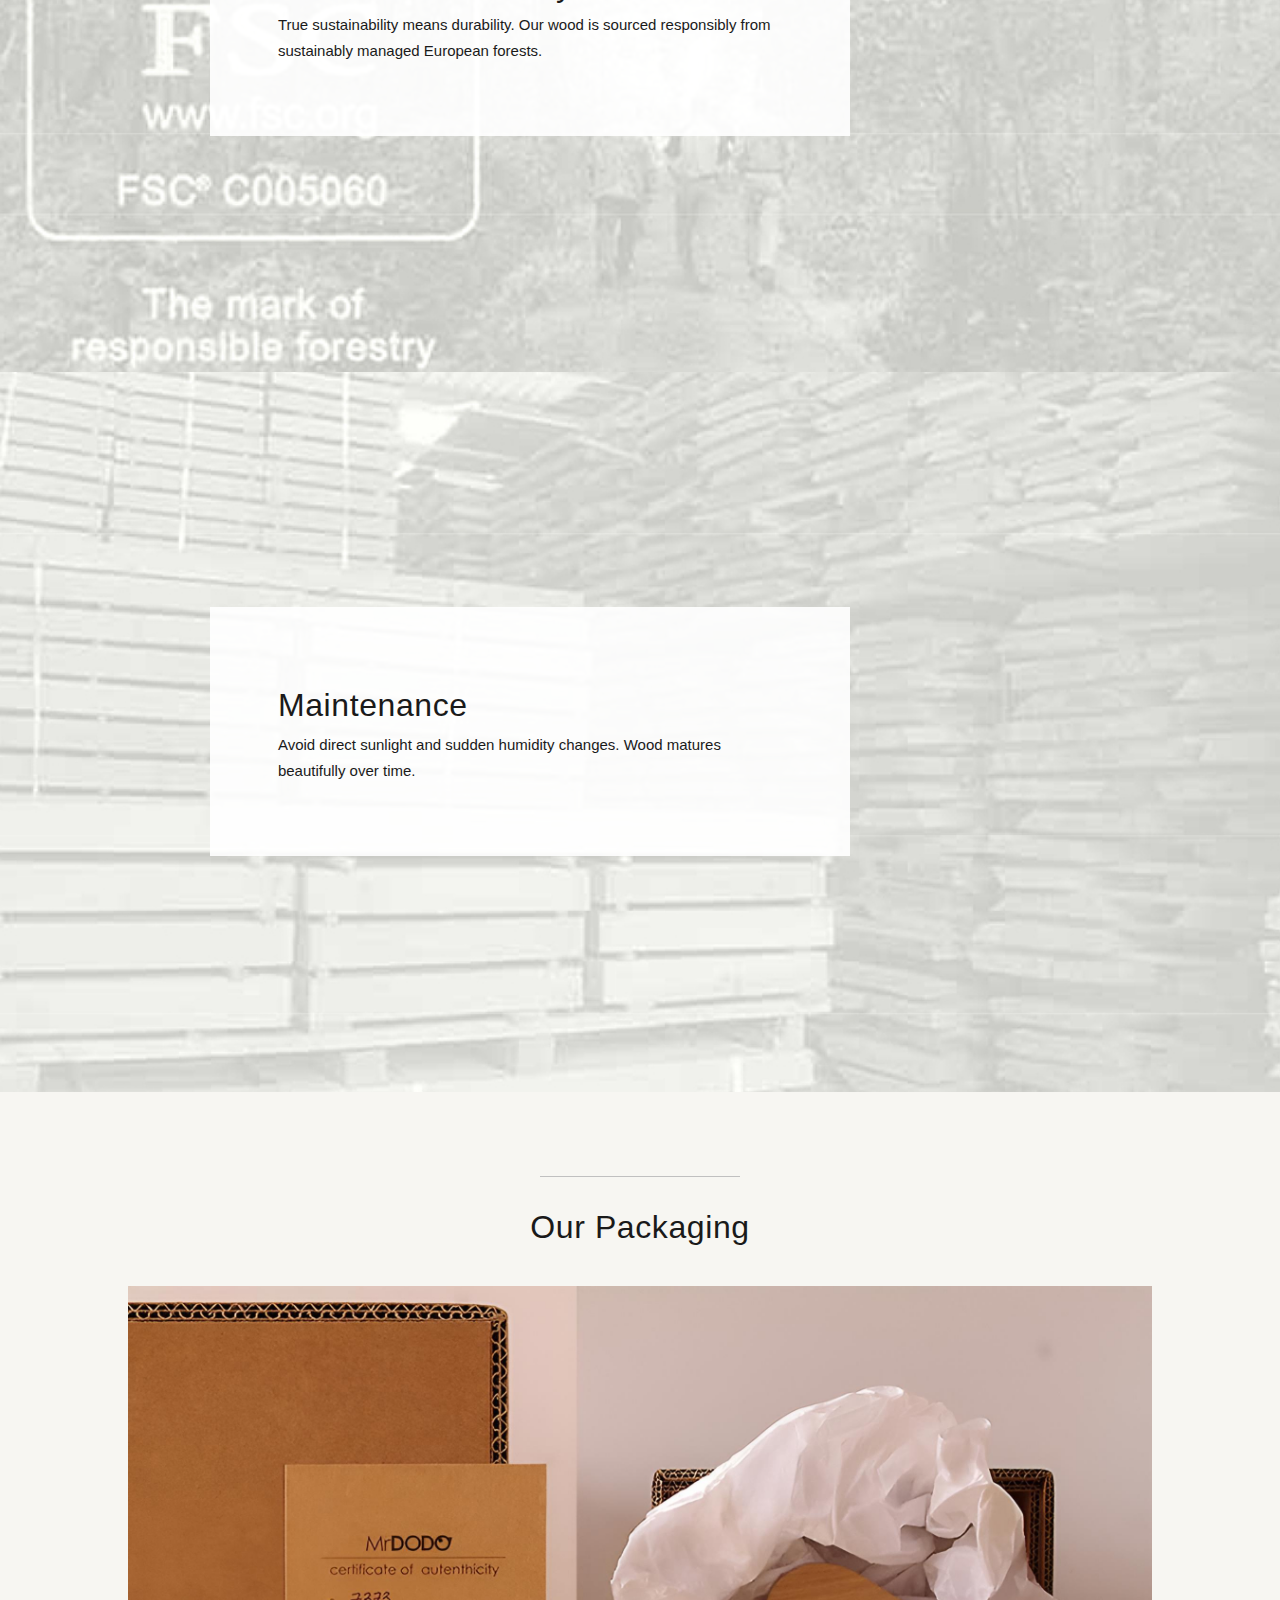
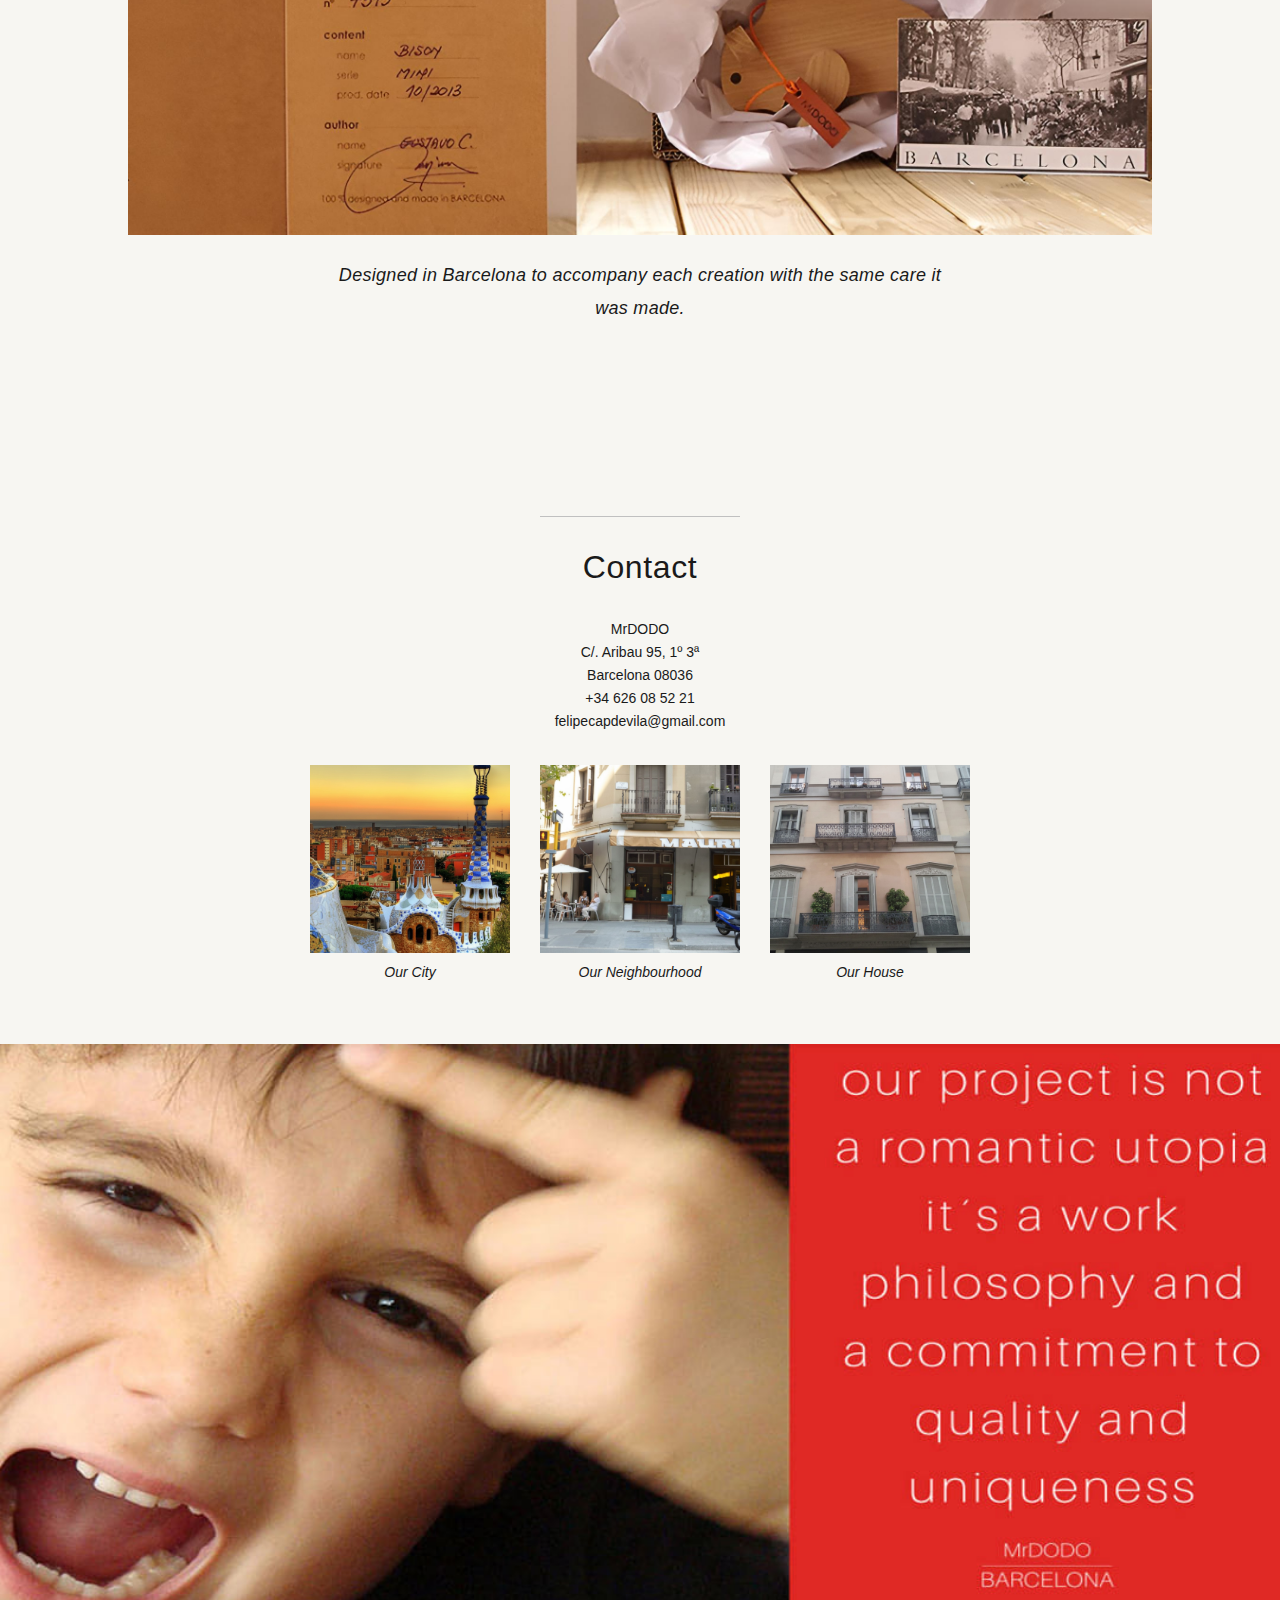
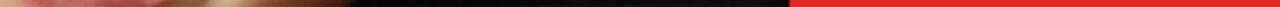
<file: mrdodo/index.html>
<!DOCTYPE html>
<html lang="en">
<head>
  <meta charset="UTF-8">
  <title>MrDODO — Crafted Wooden Objects</title>
  <meta name="viewport" content="width=device-width, initial-scale=1.0">
  <link rel="stylesheet" href="css/style.css">
</head>

<body>

<!-- HEADER -->
<header class="site-header">
  <div class="header-inner">
    <a href="#top" class="logo-link">
      <img src="images/logo.png" alt="MrDODO" class="logo">
    </a>

    <!-- MENÚ -->
    <nav class="main-nav">
      <ul>
        <li class="has-submenu">
          <a href="#">Collection</a>
          <ul class="submenu">
            <li><a href="#collection-dynamics">Dynamics</a></li>
            <li><a href="#collection-minimini">MiniMini</a></li>
          </ul>
        </li>
        <li><a href="#heritage">Heritage</a></li>
        <li><a href="#craft">Craft</a></li>
        <li><a href="#eco">Sustainability</a></li>
        <li><a href="#maintenance">Maintenance</a></li>
        <li><a href="#contact">Contact</a></li>
      </ul>
    </nav>

    <!-- HAMBURGUESA -->
    <button class="menu-toggle" aria-label="Open menu">
      <span class="bar"></span>
      <span class="bar"></span>
      <span class="bar"></span>
    </button>

    <div class="lang-switch">
      <span class="active">EN</span> / <span>ES</span>
    </div>
  </div>
</header>

<!-- HERO -->
<section class="hero">
  <div class="hero-image">
    <img src="images/hero-01.jpg" alt="MrDODO articulated object">
  </div>
  <div class="hero-quote">
    Our project is not a romantic utopia.<br>
    It is a work philosophy and a commitment<br>
    to quality and uniqueness.
  </div>
</section>

<!-- COLLECTION -->
<section id="collection" class="section">
  <h2 class="section-title">The Collection</h2>

  <h3 id="collection-dynamics" class="subsection-title">Dynamics</h3>
  <div class="animal"><img src="images/dynamics/dyn-01.jpg" alt="Dynamic 01"></div>
  <div class="animal"><img src="images/dynamics/dyn-02.jpg" alt="Dynamic 02"></div>
  <div class="animal"><img src="images/dynamics/dyn-03.jpg" alt="Dynamic 03"></div>
  <div class="animal"><img src="images/dynamics/dyn-04.jpg" alt="Dynamic 04"></div>
  <div class="animal"><img src="images/dynamics/dyn-05.jpg" alt="Dynamic 05"></div>
  <div class="animal"><img src="images/dynamics/dyn-06.jpg" alt="Dynamic 06"></div>

  <h3 id="collection-minimini" class="subsection-title">MiniMini</h3>
  <div class="animal"><img src="images/minimini/mini-01.jpg" alt="Mini 01"></div>
  <div class="animal"><img src="images/minimini/mini-02.jpg" alt="Mini 02"></div>
  <div class="animal"><img src="images/minimini/mini-03.jpg" alt="Mini 03"></div>
  <div class="animal"><img src="images/minimini/mini-04.jpg" alt="Mini 04"></div>
  <div class="animal"><img src="images/minimini/mini-05.jpg" alt="Mini 05"></div>
</section>

<!-- HERITAGE -->
<section id="heritage" class="section bg heritage">
  <div class="overlay">
    <h2>A Family Business</h2>
    <p>
      Currently run by the third generation. Since 1914, our work has been driven
      by respect for wood, nature, and time.
    </p>
    <blockquote>
      “We don’t know if a company has a soul, but we like to think it can.”
    </blockquote>
  </div>
</section>

<!-- CRAFT -->
<section id="craft" class="section bg craft">
  <div class="overlay">
    <h2>Craftsmanship & Design</h2>
    <p>
      Behind every piece there lies vision, careful thought and skilled craftsmanship.
      Every object comes with a story.
    </p>
    <blockquote>
      “Love of wood is something that all mankind has in common.”<br>
      — Hans Wegner
    </blockquote>
  </div>
</section>

<!-- ECO -->
<section id="eco" class="section bg eco">
  <div class="overlay">
    <h2>Eco & Sustainability</h2>
    <p>
      True sustainability means durability. Our wood is sourced responsibly
      from sustainably managed European forests.
    </p>
  </div>
</section>

<!-- MAINTENANCE -->
<section id="maintenance" class="section bg maintenance">
  <div class="overlay">
    <h2>Maintenance</h2>
    <p>
      Avoid direct sunlight and sudden humidity changes.
      Wood matures beautifully over time.
    </p>
  </div>
</section>

<!-- PACKAGING -->
<section class="section packaging">
  <div class="divider"></div>
  <h2 class="section-title">Our Packaging</h2>
  <img src="images/packaging.jpg" alt="MrDODO packaging" class="full-image">
  <p>Designed in Barcelona to accompany each creation with the same care it was made.</p>
</section>

<!-- CONTACT -->
<section id="contact" class="section contact">
  <div class="divider"></div>
  <h2 class="section-title">Contact</h2>
  <p class="contact-text">
    MrDODO<br>
    C/. Aribau 95, 1º 3ª<br>
    Barcelona 08036<br>
    +34 626 08 52 21<br>
    felipecapdevila@gmail.com
  </p>
  <div class="contact-images">
    <div class="contact-item">
      <img src="images/city.jpg" alt="Our city">
      <span class="contact-caption">Our City</span>
    </div>
    <div class="contact-item">
      <img src="images/neighbourhood.jpg" alt="Our neighbourhood">
      <span class="contact-caption">Our Neighbourhood</span>
    </div>
    <div class="contact-item">
      <img src="images/house.jpg" alt="Our house">
      <span class="contact-caption">Our House</span>
    </div>
  </div>
</section>

<!-- FINAL EDITORIAL -->
<section class="final-image">
  <img src="images/editorial-final.jpg" alt="MrDODO philosophy">
</section>

<!-- COOKIE POPUP -->
<div id="cookie-popup" class="cookie-popup">
  <p>
    This website uses cookies to ensure you get the best experience.
  </p>
  <button id="accept-cookies">Accept</button>
</div>

<!-- SCRIPT -->
<script>
document.addEventListener('DOMContentLoaded', function () {
  const toggle = document.querySelector('.menu-toggle');
  const nav = document.querySelector('.main-nav');

  // Abrir/cerrar menú móvil
  toggle.addEventListener('click', () => {
    nav.classList.toggle('open');
  });

  // Cerrar menú móvil al seleccionar cualquier enlace
  nav.querySelectorAll('a').forEach(link => {
    link.addEventListener('click', () => {
      if(window.innerWidth <= 768) nav.classList.remove('open');
    });
  });

  // Cookie popup
  const popup = document.getElementById('cookie-popup');
  const btn = document.getElementById('accept-cookies');
  if (!localStorage.getItem('cookiesAccepted')) {
    popup.style.display = 'flex';
  }
  btn.addEventListener('click', () => {
    localStorage.setItem('cookiesAccepted', 'true');
    popup.style.display = 'none';
  });
});
</script>

</body>
</html>
</file>
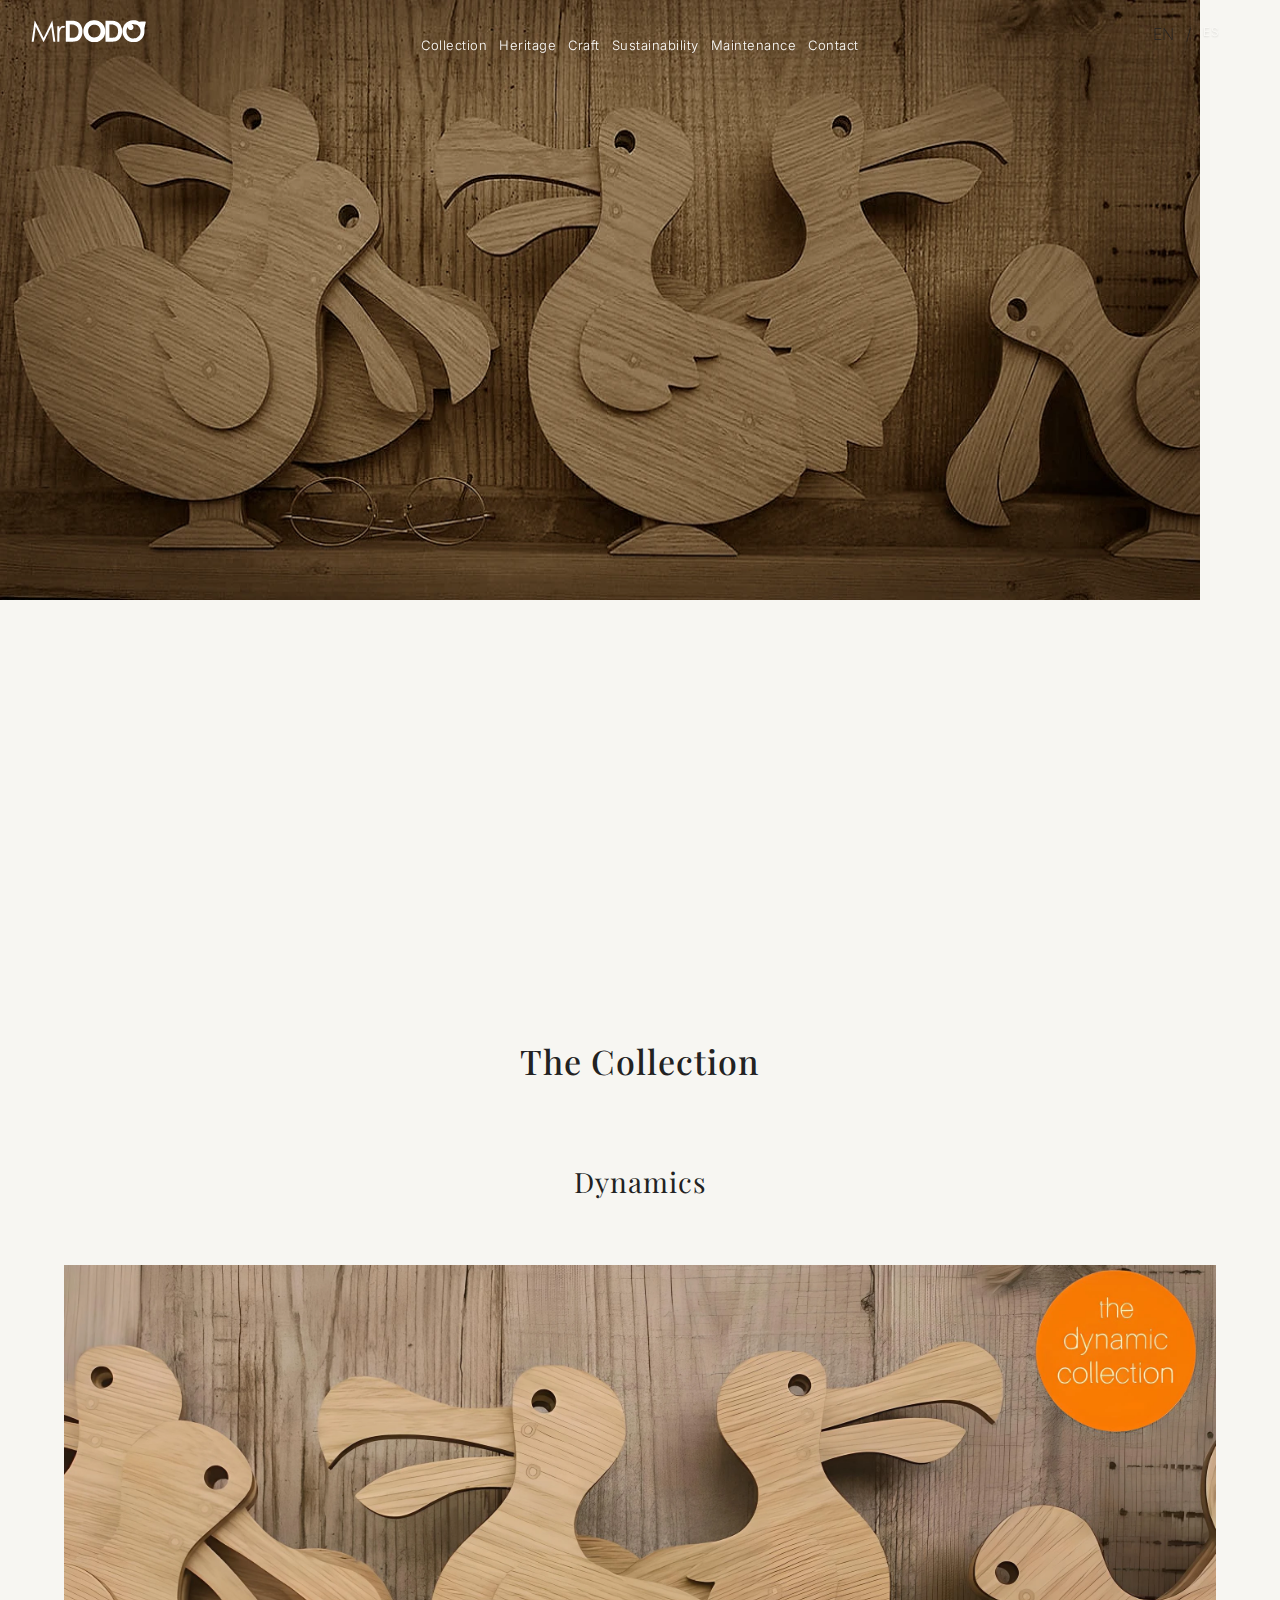
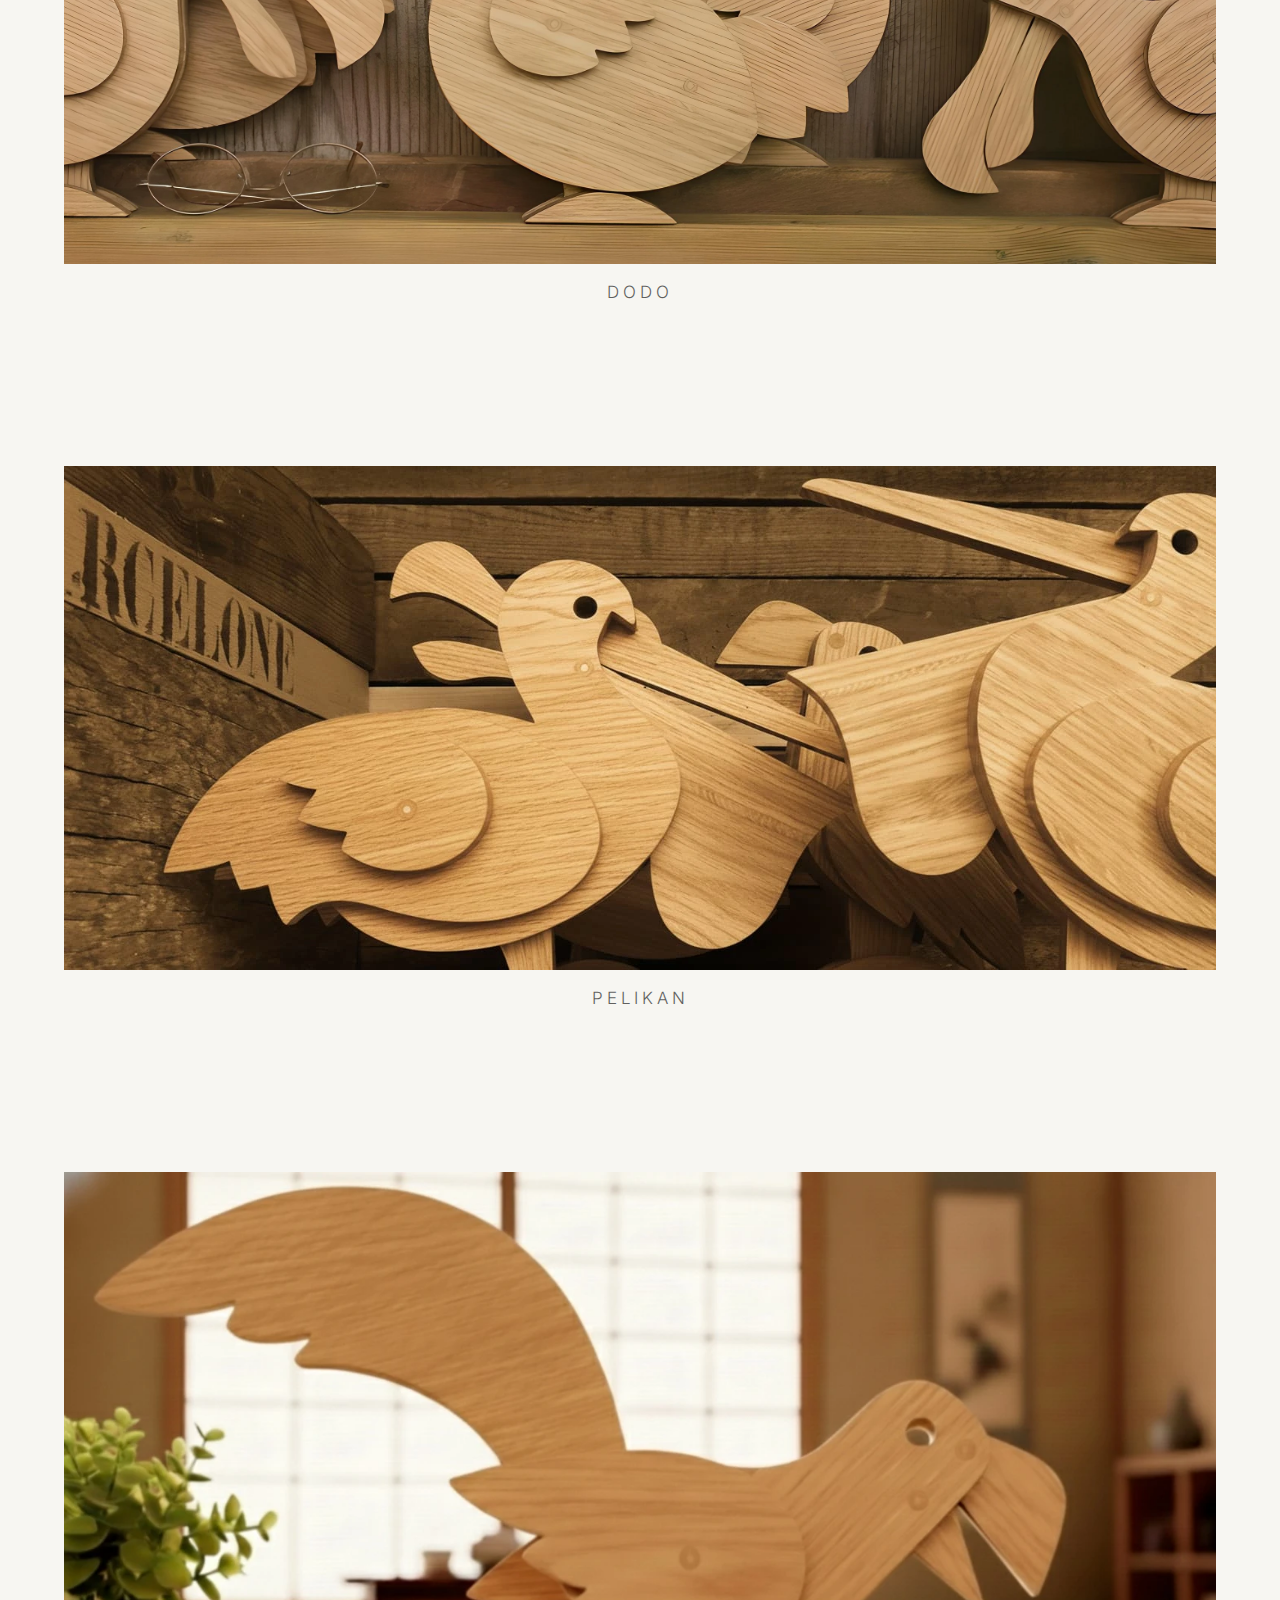
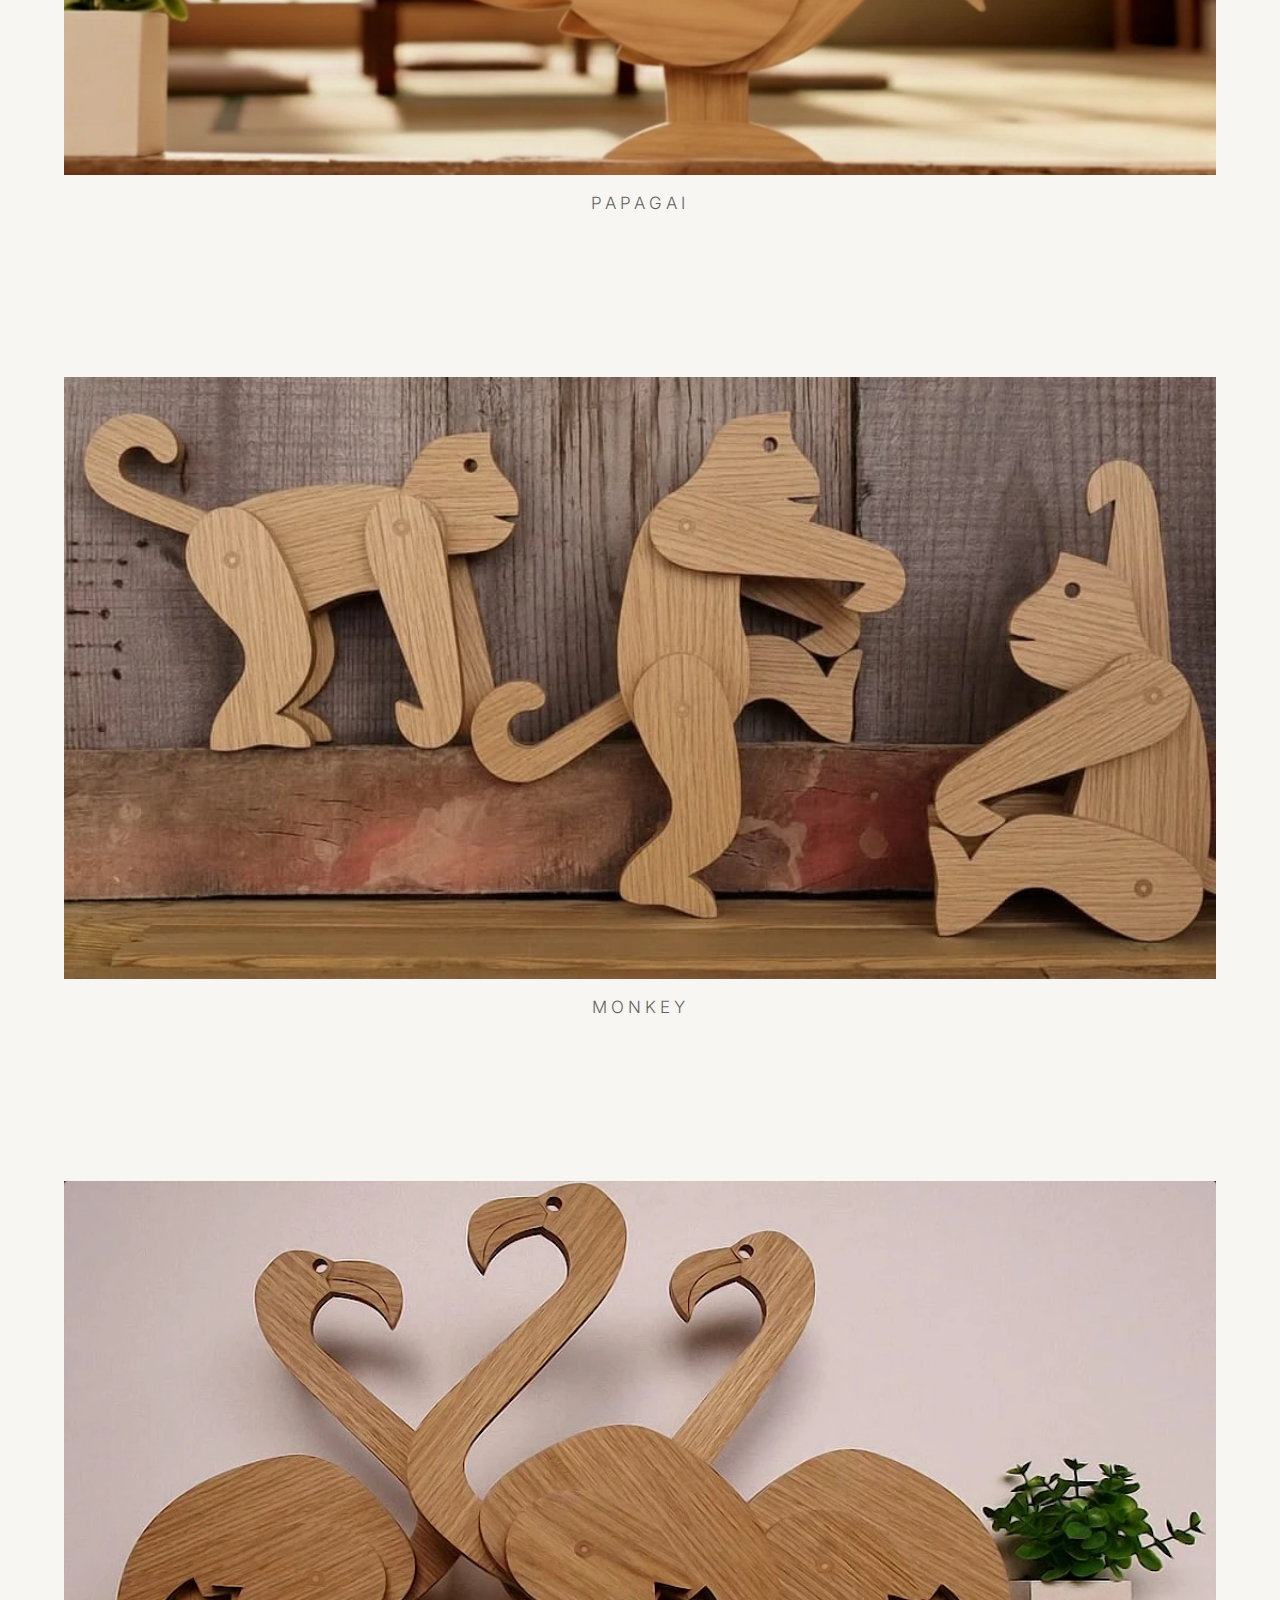
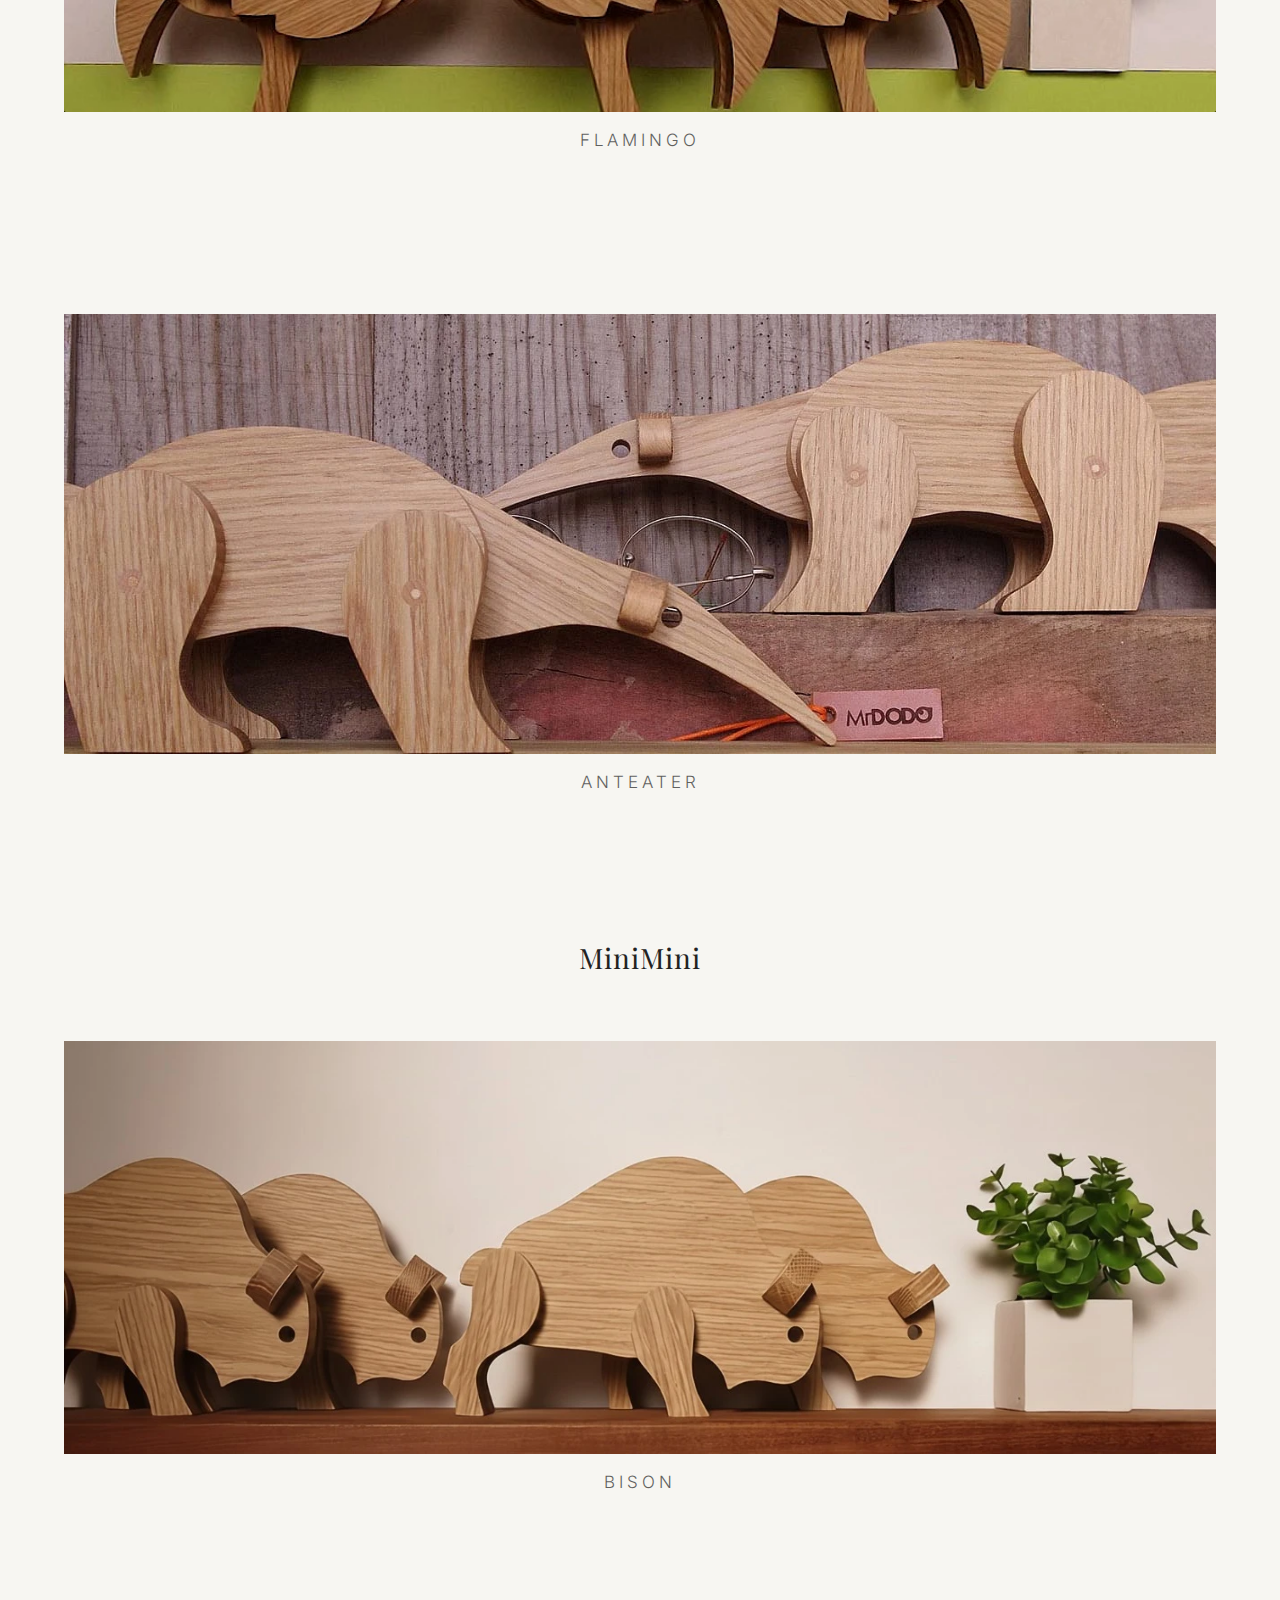
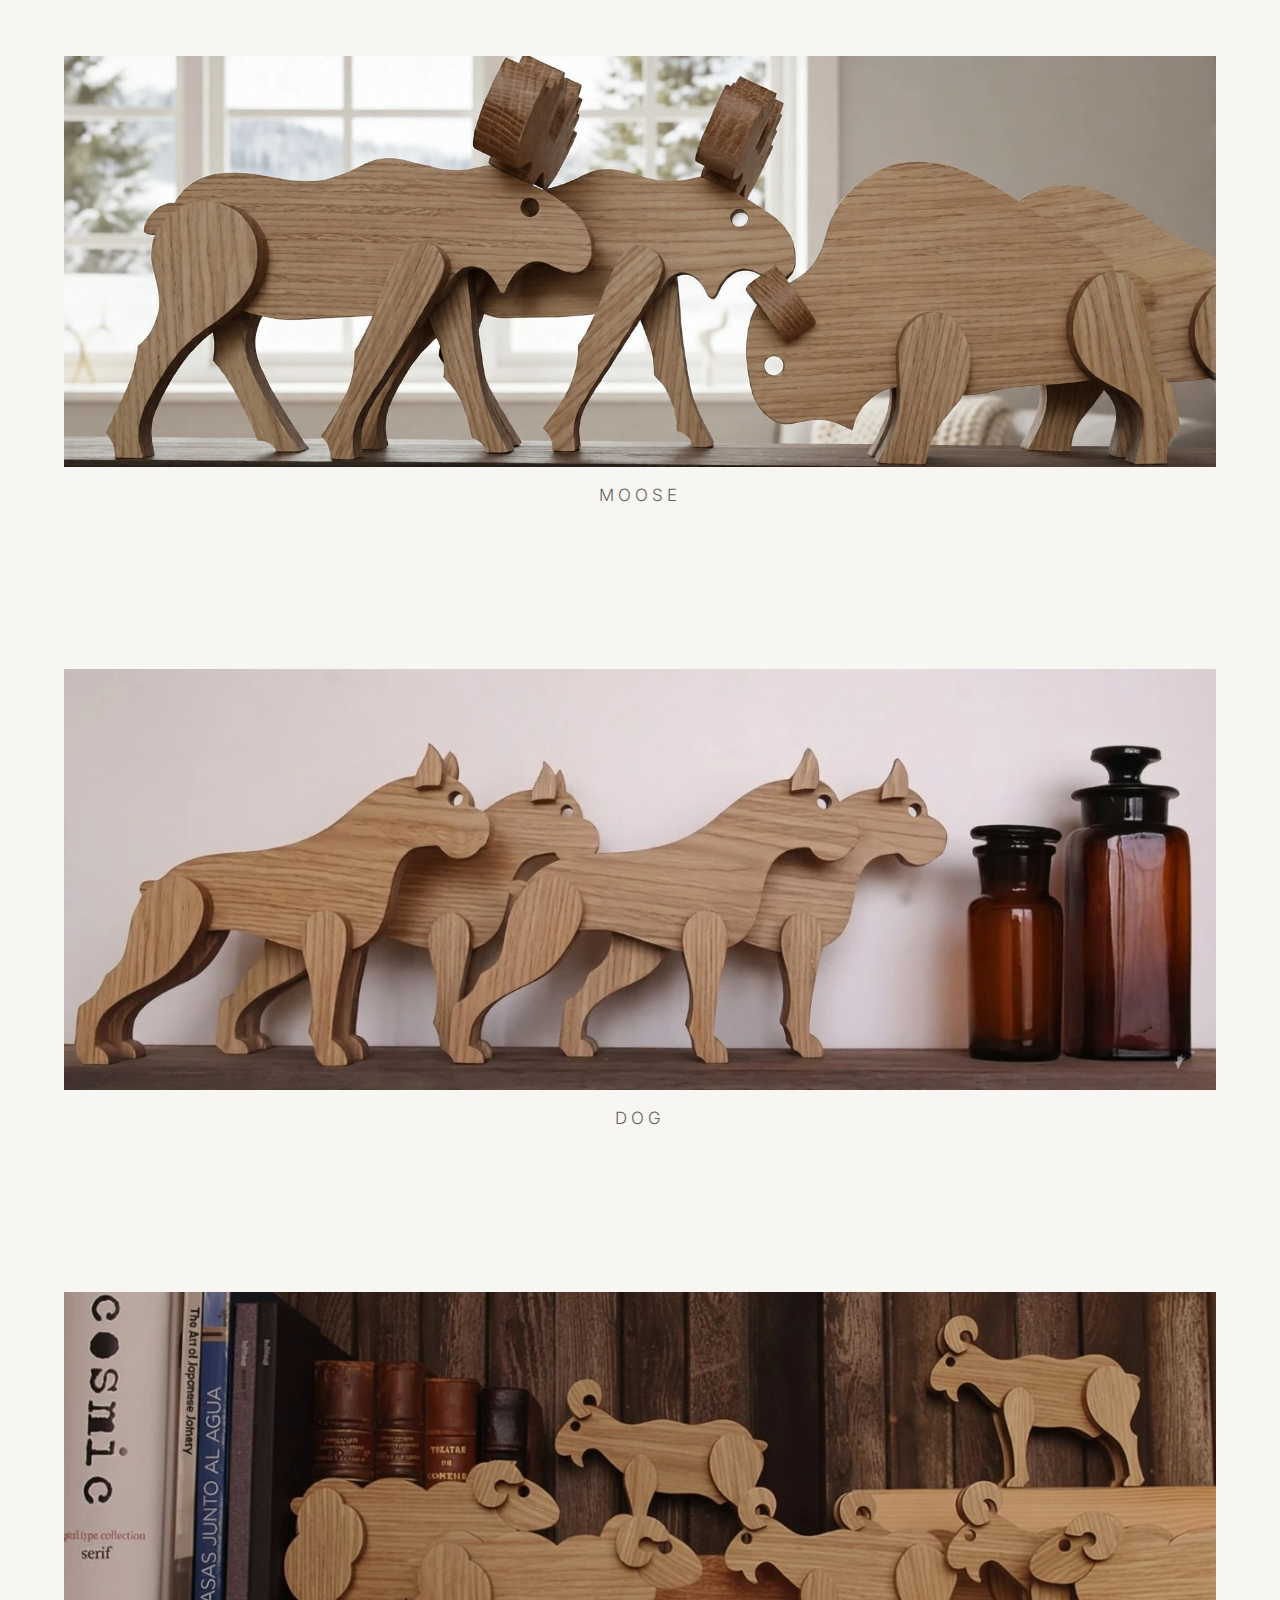
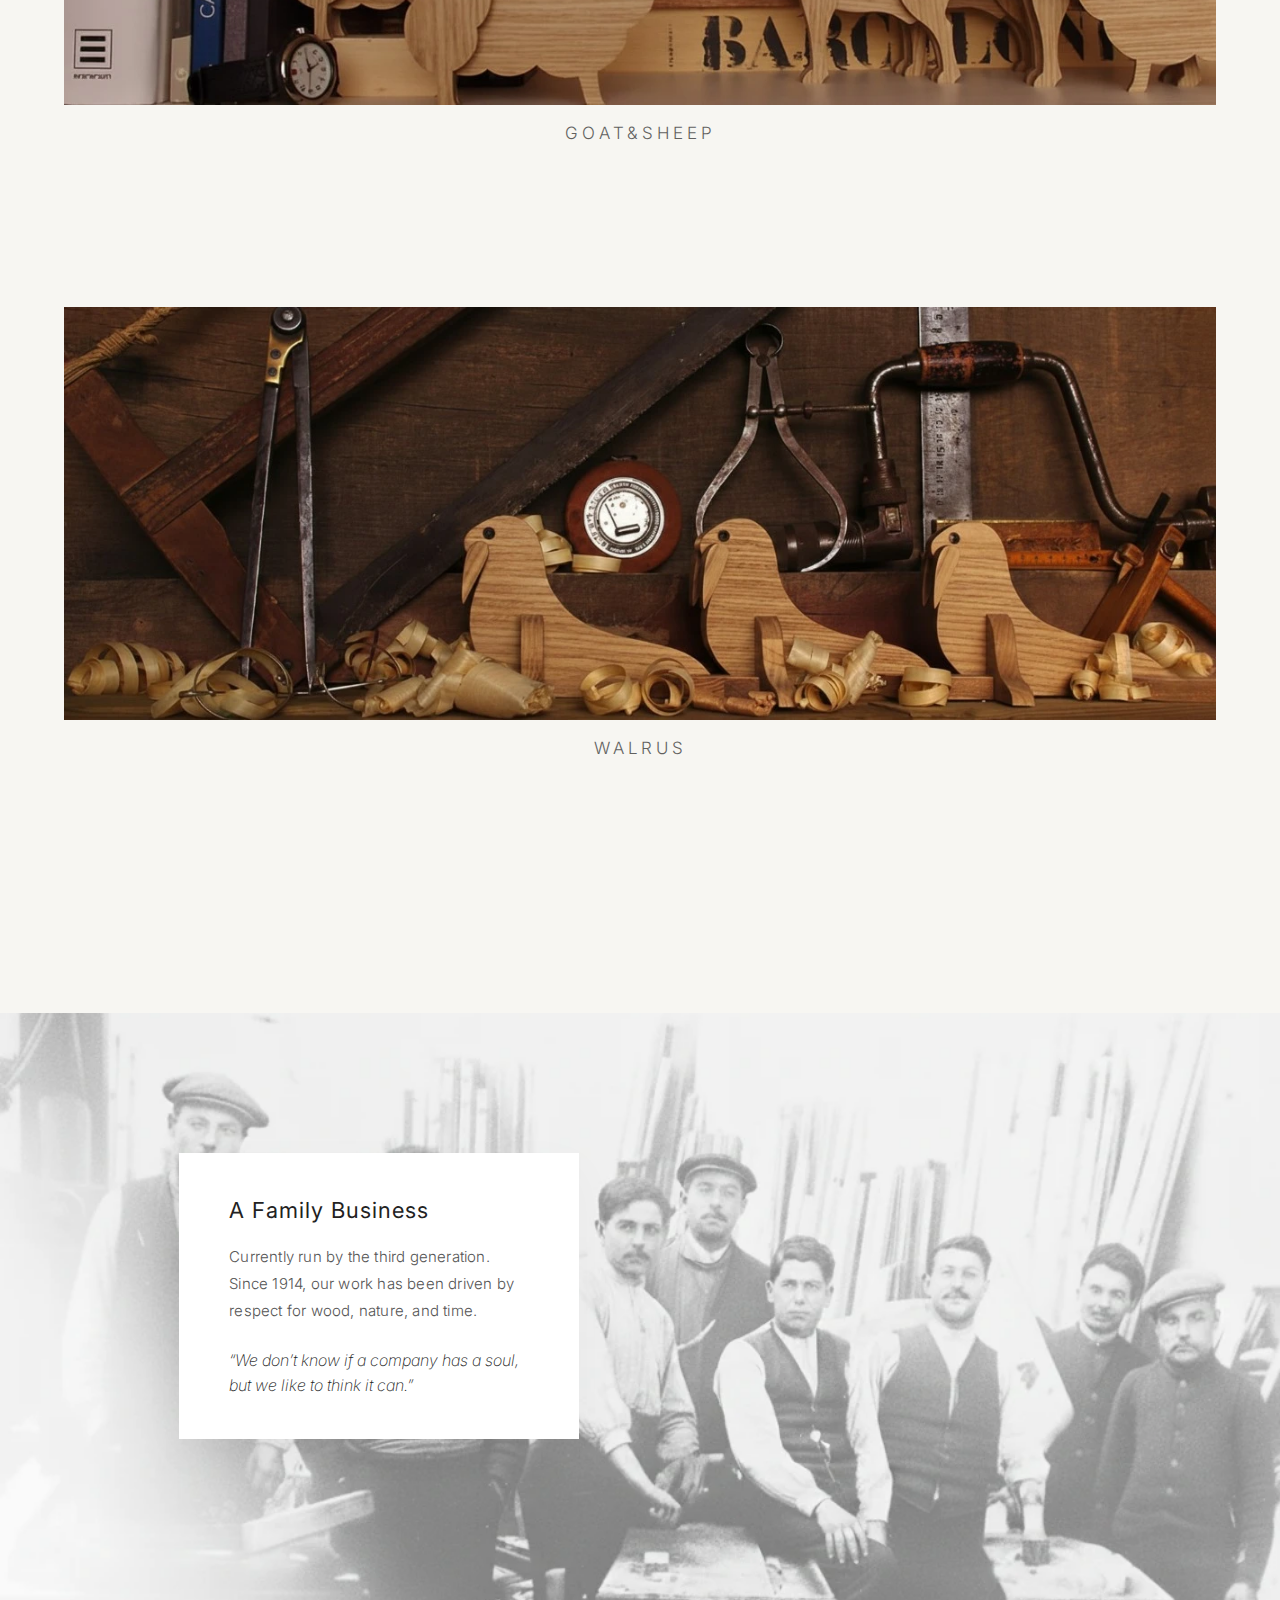
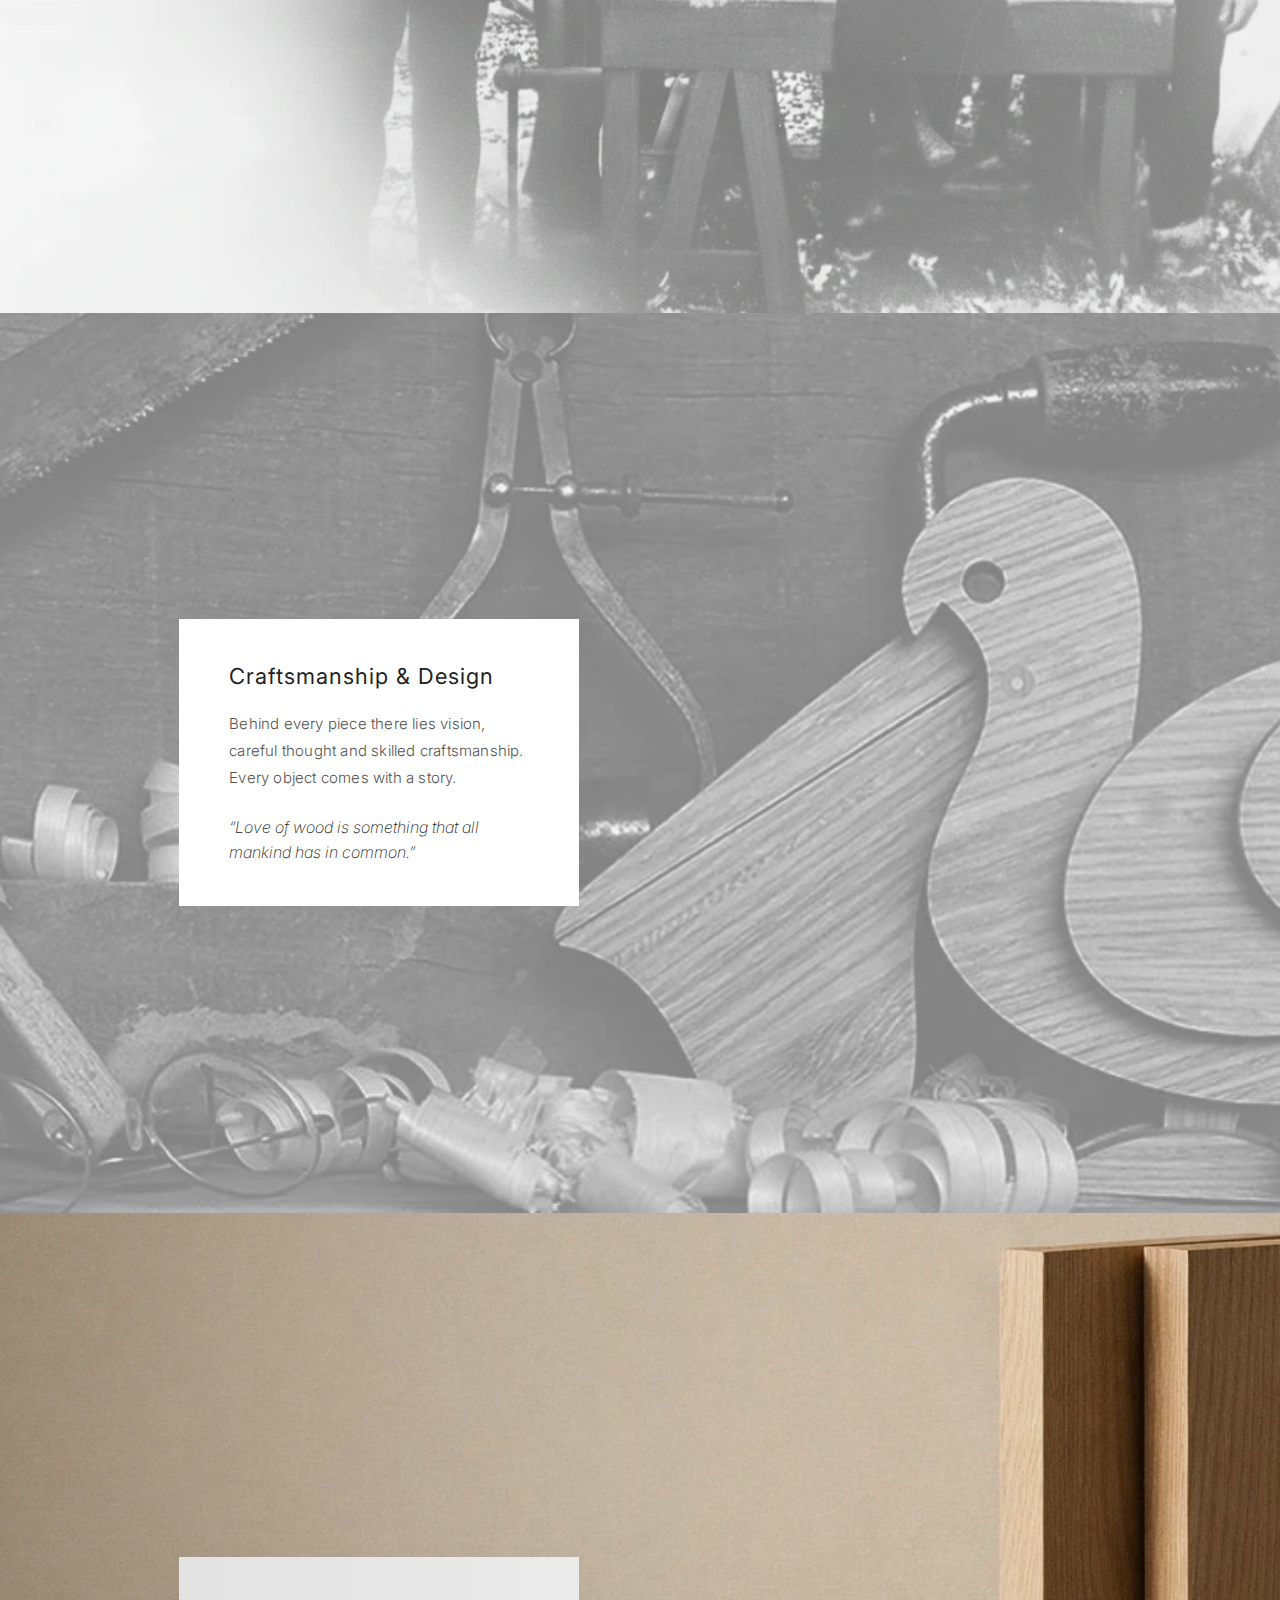
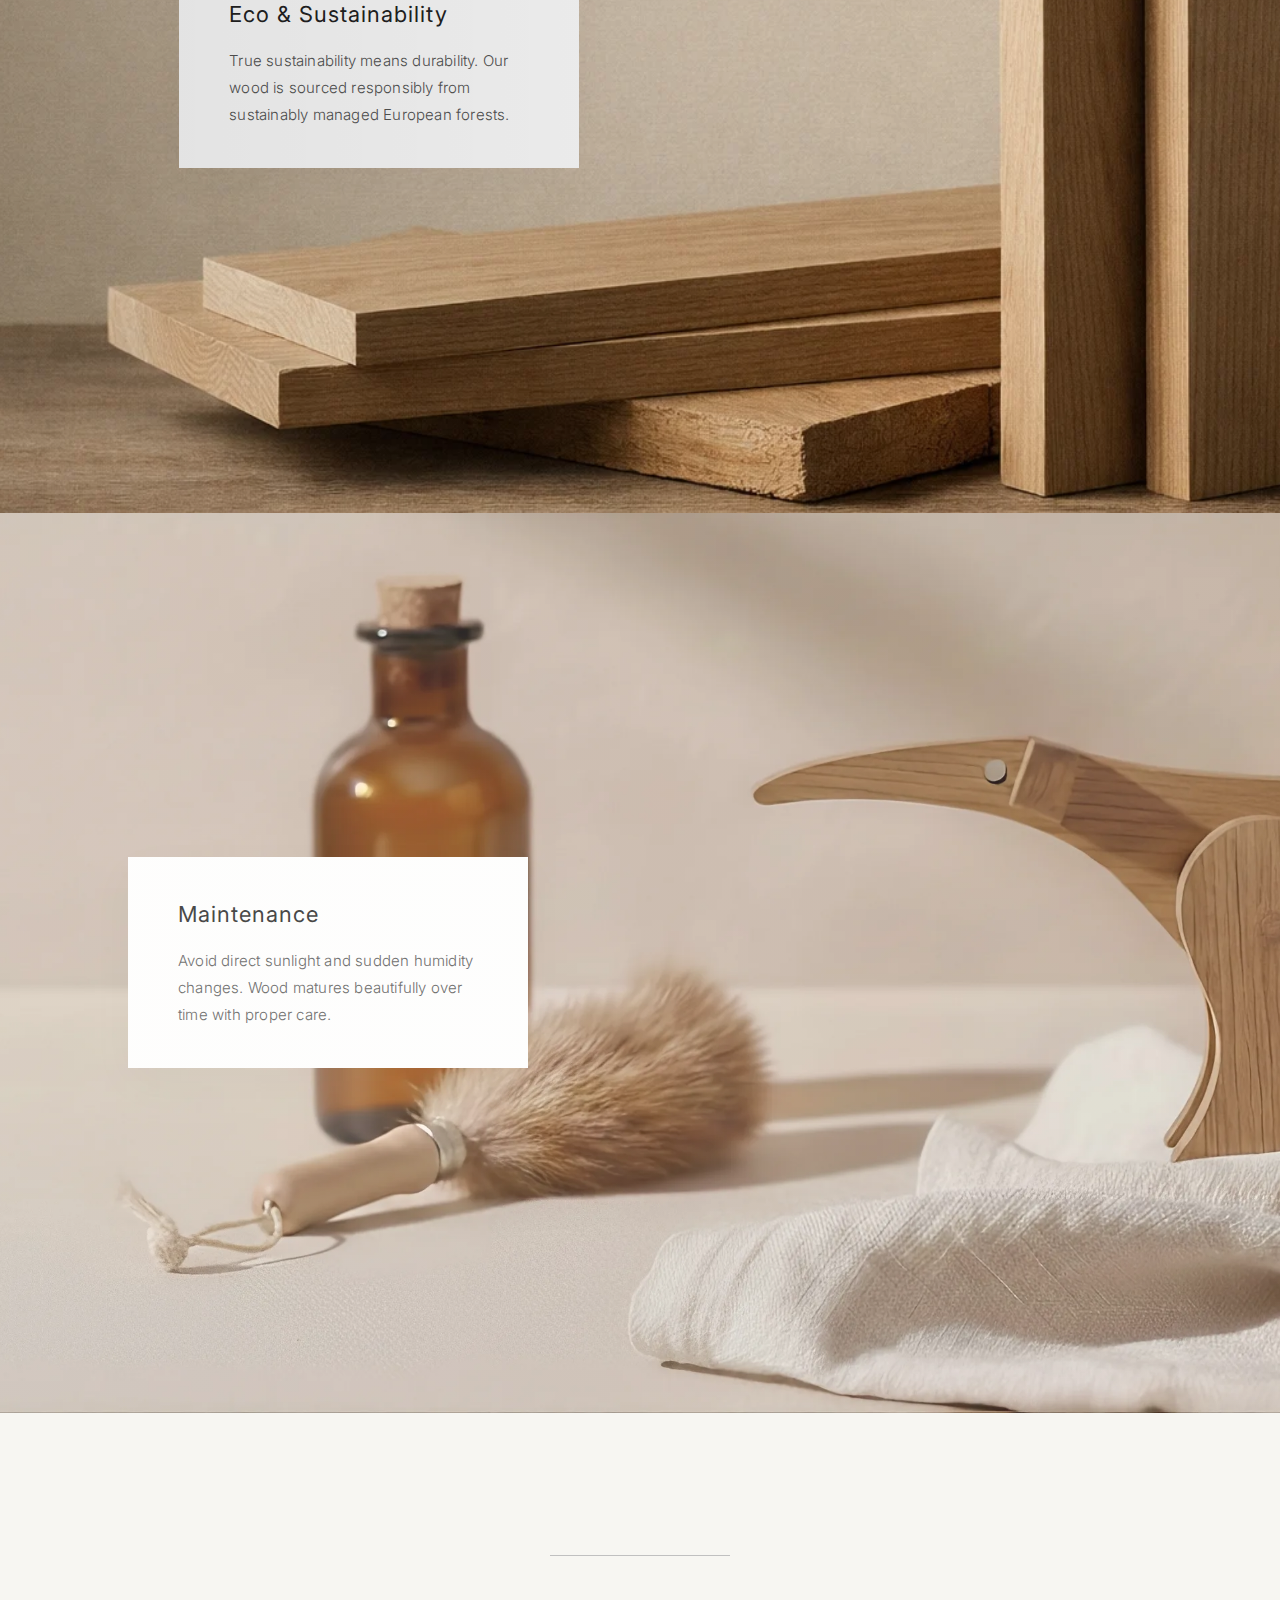
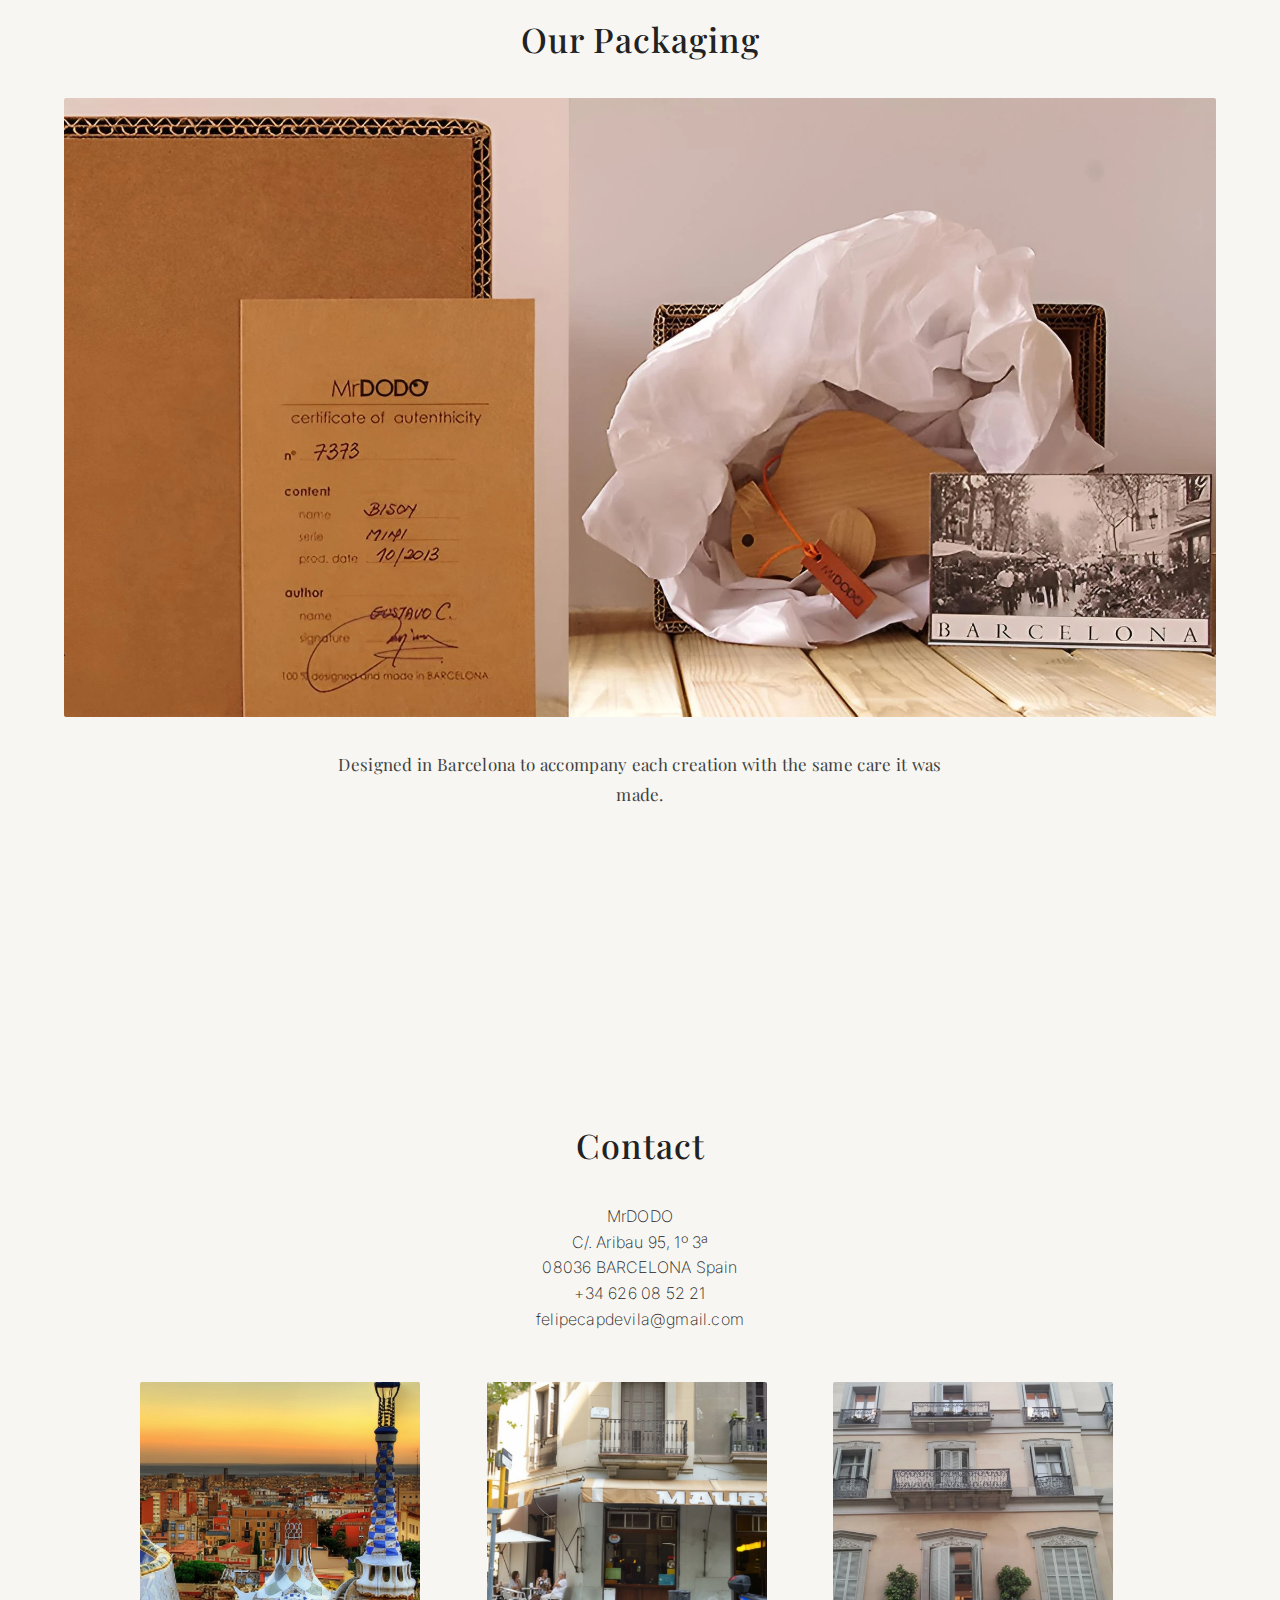
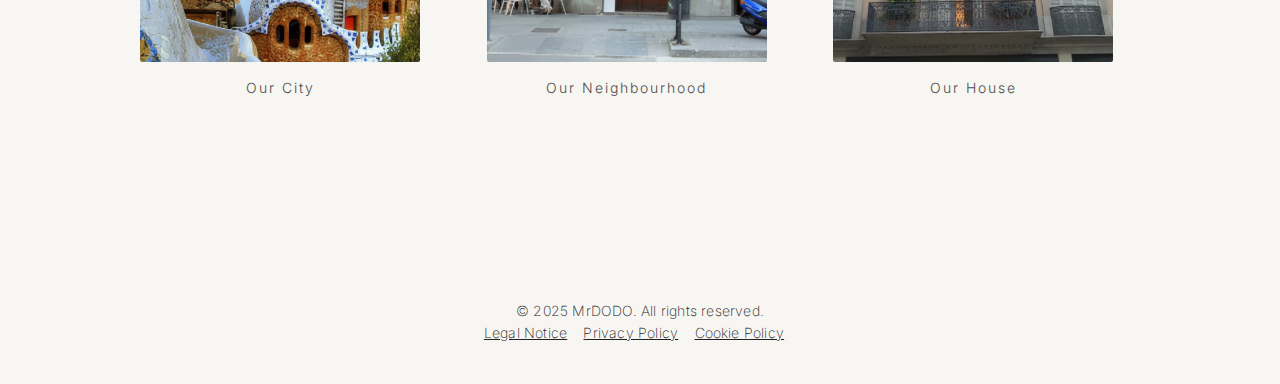
<file: index (Copiar 2).html>
<!DOCTYPE html>
<html lang="en">
<head>
  <meta charset="UTF-8">
  <title>MrDODO — Crafted Wooden Objects</title>
  <meta name="viewport" content="width=device-width, initial-scale=1.0">
  <link rel="stylesheet" href="css/style.css">

  <style>
    /* 1. VELO OSCURO Y NAVEGACIÓN */
    .menu-overlay {
      position: fixed;
      top: 0; left: 0; width: 100%; height: 100%;
      background: rgba(0,0,0,0.4);
      z-index: 999; display: none;
    }

    .close-menu { display: none !important; }

    @media (max-width: 768px) {
      .close-menu {
        display: block !important;
        position: absolute; top: 15px; right: 15px;
        background: none; border: none; font-size: 40px;
        z-index: 1001; padding: 10px;
      }

      .main-nav ul li a { padding: 18px 20px !important; display: block !important; }
      .main-nav.open { display: flex !important; left: 0 !important; }

      .section.bg .overlay {
        background: rgba(255, 255, 255, 0.95) !important;
        margin: 20px !important;
        padding: 40px 20px !important;
        width: auto !important;
        max-width: none !important;
        position: relative !important;
        top: 0 !important; left: 0 !important;
        transform: none !important;
      }
    }
    
    body.no-scroll { overflow: hidden; }
  </style>
</head>

<body>

<header class="site-header">
  <div class="header-inner">
    <a href="#top" class="logo-link">
      <img src="images/logo.svg" alt="MrDODO" class="logo" width="120" height="20">
    </a>

    <nav class="main-nav">
      <button class="close-menu" aria-label="Close menu">&times;</button>
      <ul>
        <li class="has-submenu">
          <a href="#">Collection</a>
          <ul class="submenu">
            <li><a href="#collection-dynamics">Dynamics</a></li>
            <li><a href="#collection-minimini">MiniMini</a></li>
          </ul>
        </li>
        <li><a href="#heritage">Heritage</a></li>
        <li><a href="#craft">Craft</a></li>
        <li><a href="#eco">Sustainability</a></li>
        <li><a href="#maintenance">Maintenance</a></li>
        <li><a href="#contact">Contact</a></li>
      </ul>
    </nav>

    <button class="menu-toggle" aria-label="Open menu">
      <span class="bar"></span><span class="bar"></span><span class="bar"></span>
    </button>

    <div class="lang-switch">
      <span class="active">EN</span> / <a href="index-es.html">ES</a>
    </div>
  </div>
</header>

<div class="menu-overlay"></div>

<section id="hero" class="hero">
  <div class="hero-image">
    <picture>
      <source srcset="images/hero-01.webp" type="image/webp">
      <img src="images/hero-01.jpg" alt="MrDODO articulated wooden object" width="1200" height="600">
    </picture>
  </div>
</section>

<section id="collection" class="section">
  <h2 class="section-title">The Collection</h2>
  
  <h3 id="collection-dynamics" class="subsection-title">Dynamics</h3>
  <div class="collection-dynamics">
    <div class="animal">
      <picture><source srcset="images/dynamics/dyn-01.webp" type="image/webp"><img src="images/dynamics/dyn-01.jpg" alt="DODO"></picture>
      <div class="animal-name">DODO</div>
    </div>
    <div class="animal">
      <picture><source srcset="images/dynamics/dyn-02.webp" type="image/webp"><img src="images/dynamics/dyn-02.jpg" alt="PELIKAN"></picture>
      <div class="animal-name">PELIKAN</div>
    </div>
    <div class="animal">
      <picture><source srcset="images/dynamics/dyn-03.webp" type="image/webp"><img src="images/dynamics/dyn-03.jpg" alt="PAPAGAI"></picture>
      <div class="animal-name">PAPAGAI</div>
    </div>
    <div class="animal">
      <picture><source srcset="images/dynamics/dyn-04.webp" type="image/webp"><img src="images/dynamics/dyn-04.jpg" alt="MONKEY"></picture>
      <div class="animal-name">MONKEY</div>
    </div>
    <div class="animal">
      <picture><source srcset="images/dynamics/dyn-05.webp" type="image/webp"><img src="images/dynamics/dyn-05.jpg" alt="FLAMINGO"></picture>
      <div class="animal-name">FLAMINGO</div>
    </div>
    <div class="animal">
      <picture><source srcset="images/dynamics/dyn-06.webp" type="image/webp"><img src="images/dynamics/dyn-06.jpg" alt="ANTEATER"></picture>
      <div class="animal-name">ANTEATER</div>
    </div>
  </div>

  <h3 id="collection-minimini" class="subsection-title">MiniMini</h3>
  <div class="collection-minimini">
    <div class="animal">
      <picture><source srcset="images/minimini/mini-01.webp" type="image/webp"><img src="images/minimini/mini-01.jpg" alt="BISON"></picture>
      <div class="animal-name">BISON</div>
    </div>
    <div class="animal">
      <picture><source srcset="images/minimini/mini-02.webp" type="image/webp"><img src="images/minimini/mini-02.jpg" alt="MOOSE"></picture>
      <div class="animal-name">MOOSE</div>
    </div>
    <div class="animal">
      <picture><source srcset="images/minimini/mini-03.webp" type="image/webp"><img src="images/minimini/mini-03.jpg" alt="DOG"></picture>
      <div class="animal-name">DOG</div>
    </div>
    <div class="animal">
      <picture><source srcset="images/minimini/mini-04.webp" type="image/webp"><img src="images/minimini/mini-04.jpg" alt="GOAT&SHEEP"></picture>
      <div class="animal-name">GOAT&SHEEP</div>
    </div>
    <div class="animal">
      <picture><source srcset="images/minimini/mini-05.webp" type="image/webp"><img src="images/minimini/mini-05.jpg" alt="WALRUS"></picture>
      <div class="animal-name">WALRUS</div>
    </div>
  </div>
</section>

<section id="heritage" class="section bg heritage">
  <div class="overlay">
    <h2>A Family Business</h2>
    <p>Currently run by the third generation. Since 1914, our work has been driven by respect for wood, nature, and time.</p>
    <blockquote>“We don’t know if a company has a soul, but we like to think it can.”</blockquote>
  </div>
</section>

<section id="craft" class="section bg craft">
  <div class="overlay">
    <h2>Craftsmanship & Design</h2>
    <p>Behind every piece there lies vision, careful thought and skilled craftsmanship. Every object comes with a story.</p>
    <blockquote>“Love of wood is something that all mankind has in common.”</blockquote>
  </div>
</section>

<section id="eco" class="section bg eco">
  <div class="overlay">
    <h2>Eco & Sustainability</h2>
    <p>True sustainability means durability. Our wood is sourced responsibly from sustainably managed European forests.</p>
  </div>
</section>

<section id="maintenance" class="section bg maintenance">
  <div class="overlay">
    <h2>Maintenance</h2>
    <p>Avoid direct sunlight and sudden humidity changes. Wood matures beautifully over time with proper care.</p>
  </div>
</section>
<section class="section packaging">
  <div class="divider"></div>
  <h2 class="section-title">Our Packaging</h2>
  <picture>
    <source srcset="images/packaging.webp" type="image/webp">
    <img src="images/packaging.jpg" alt="MrDODO packaging" class="full-image">
  </picture>
  <p>Designed in Barcelona to accompany each creation with the same care it was made.</p>
</section>

<section id="contact" class="section contact">
  <div class="divider"></div>
  <h2 class="section-title">Contact</h2>
  <p class="contact-text">
    MrDODO<br>
    C/. Aribau 95, 1º 3ª<br>
    08036 BARCELONA Spain<br>
    +34 626 08 52 21<br>
    felipecapdevila@gmail.com
  </p>
  <div class="contact-images">
    <div class="contact-item">
      <picture><source srcset="images/city.webp" type="image/webp"><img src="images/city.jpg" alt="Our city"></picture>
      <span class="contact-caption">Our city</span>
    </div>
    <div class="contact-item">
      <picture><source srcset="images/neighbourhood.webp" type="image/webp"><img src="images/neighbourhood.jpg" alt="Our neighbourhood"></picture>
      <span class="contact-caption">Our neighbourhood</span>
    </div>
    <div class="contact-item">
      <picture><source srcset="images/house.webp" type="image/webp"><img src="images/house.jpg" alt="Our house"></picture>
      <span class="contact-caption">Our house</span>
    </div>
  </div>
</section>

<footer class="site-footer section">
  <p>&copy; 2025 MrDODO. All rights reserved.</p>
  <p>
    <a href="legal/aviso-legal.html">Legal Notice</a>
    <a href="legal/politica-privacidad.html">Privacy Policy</a>
    <a href="legal/politica-cookies.html">Cookie Policy</a>
  </p>
</footer>

<script>
document.addEventListener('DOMContentLoaded', function () {
  const toggle = document.querySelector('.menu-toggle');
  const nav = document.querySelector('.main-nav');
  const closeBtn = document.querySelector('.close-menu');
  const overlay = document.querySelector('.menu-overlay');

  function openMenu() {
    nav.classList.add('open');
    overlay.style.display = 'block';
    document.body.classList.add('no-scroll');
  }

  function closeMenu() {
    nav.classList.remove('open');
    overlay.style.display = 'none';
    document.body.classList.remove('no-scroll');
  }

  toggle.addEventListener('click', openMenu);
  closeBtn.addEventListener('click', closeMenu);
  overlay.addEventListener('click', closeMenu);

  nav.querySelectorAll('a').forEach(link => {
    link.addEventListener('click', function() {
      if(window.innerWidth <= 768) closeMenu();
    });
  });
});
</script>

</body>
</html>
</file>
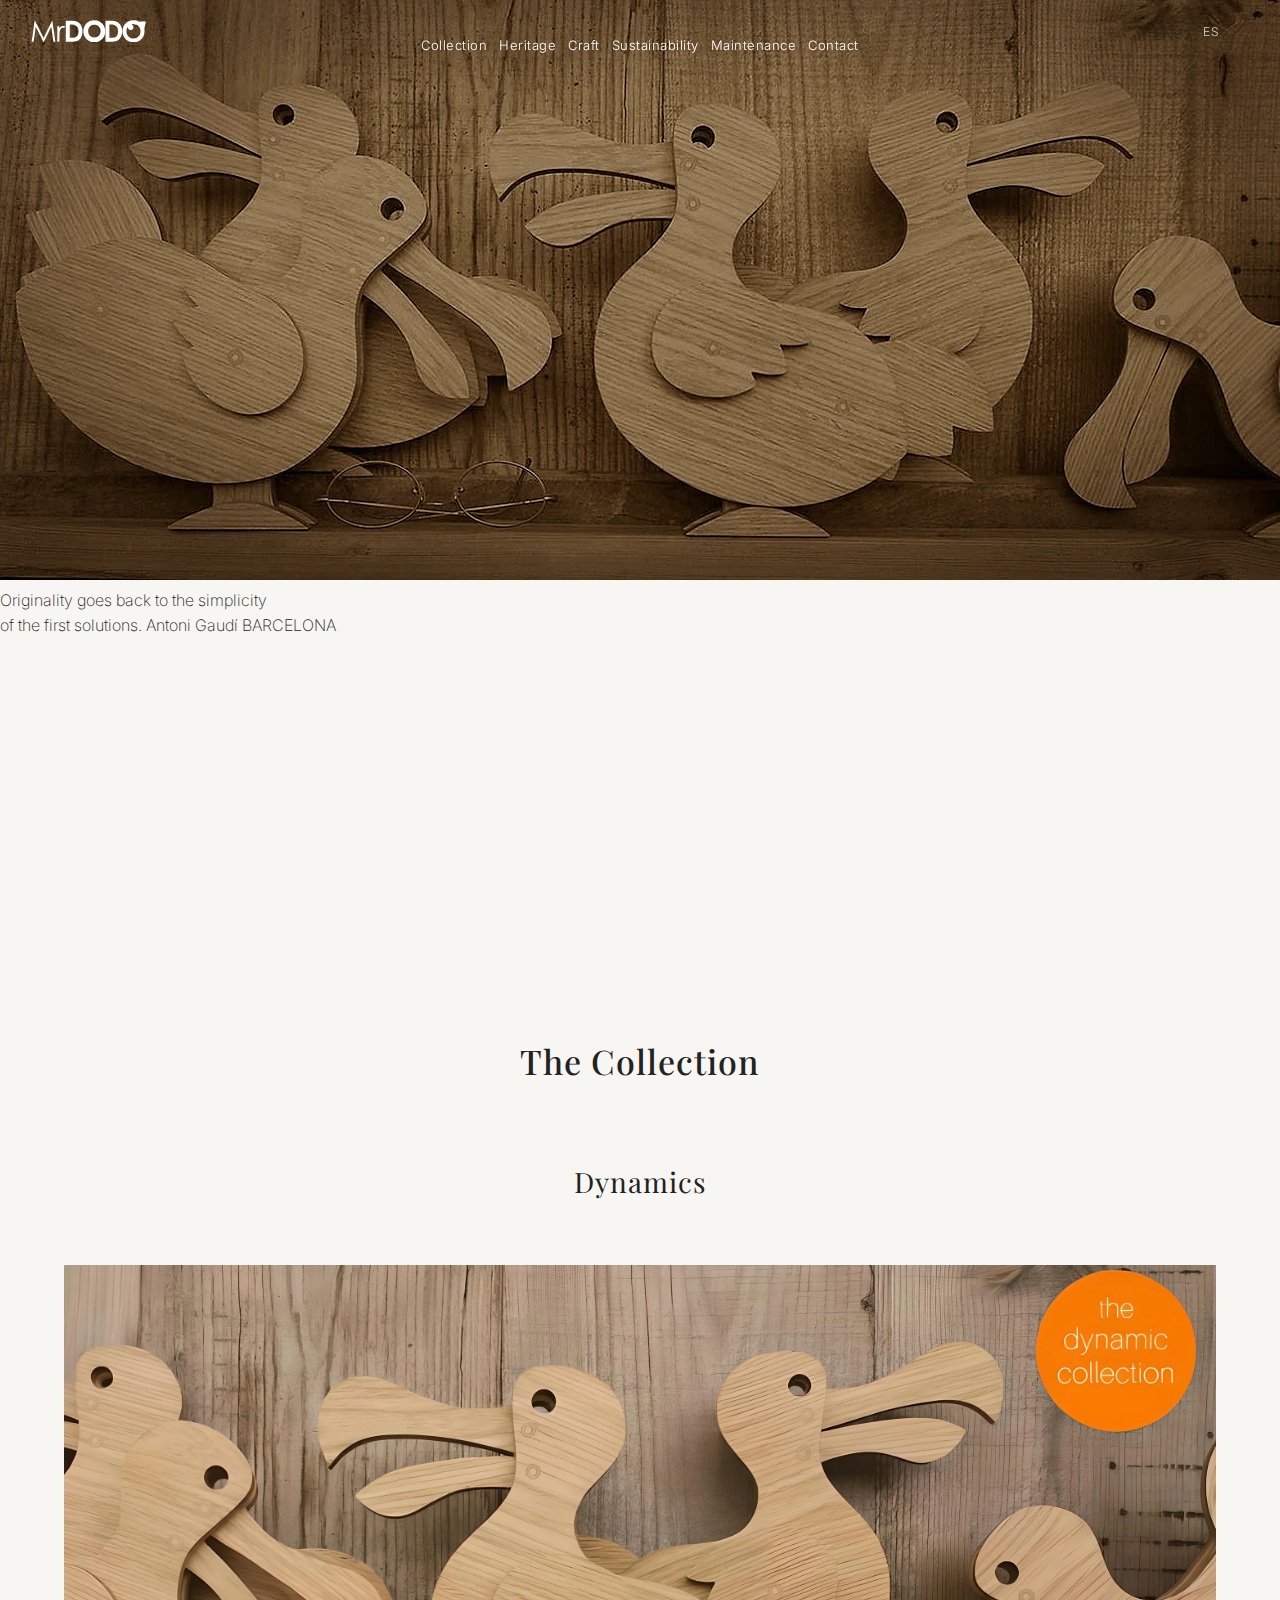
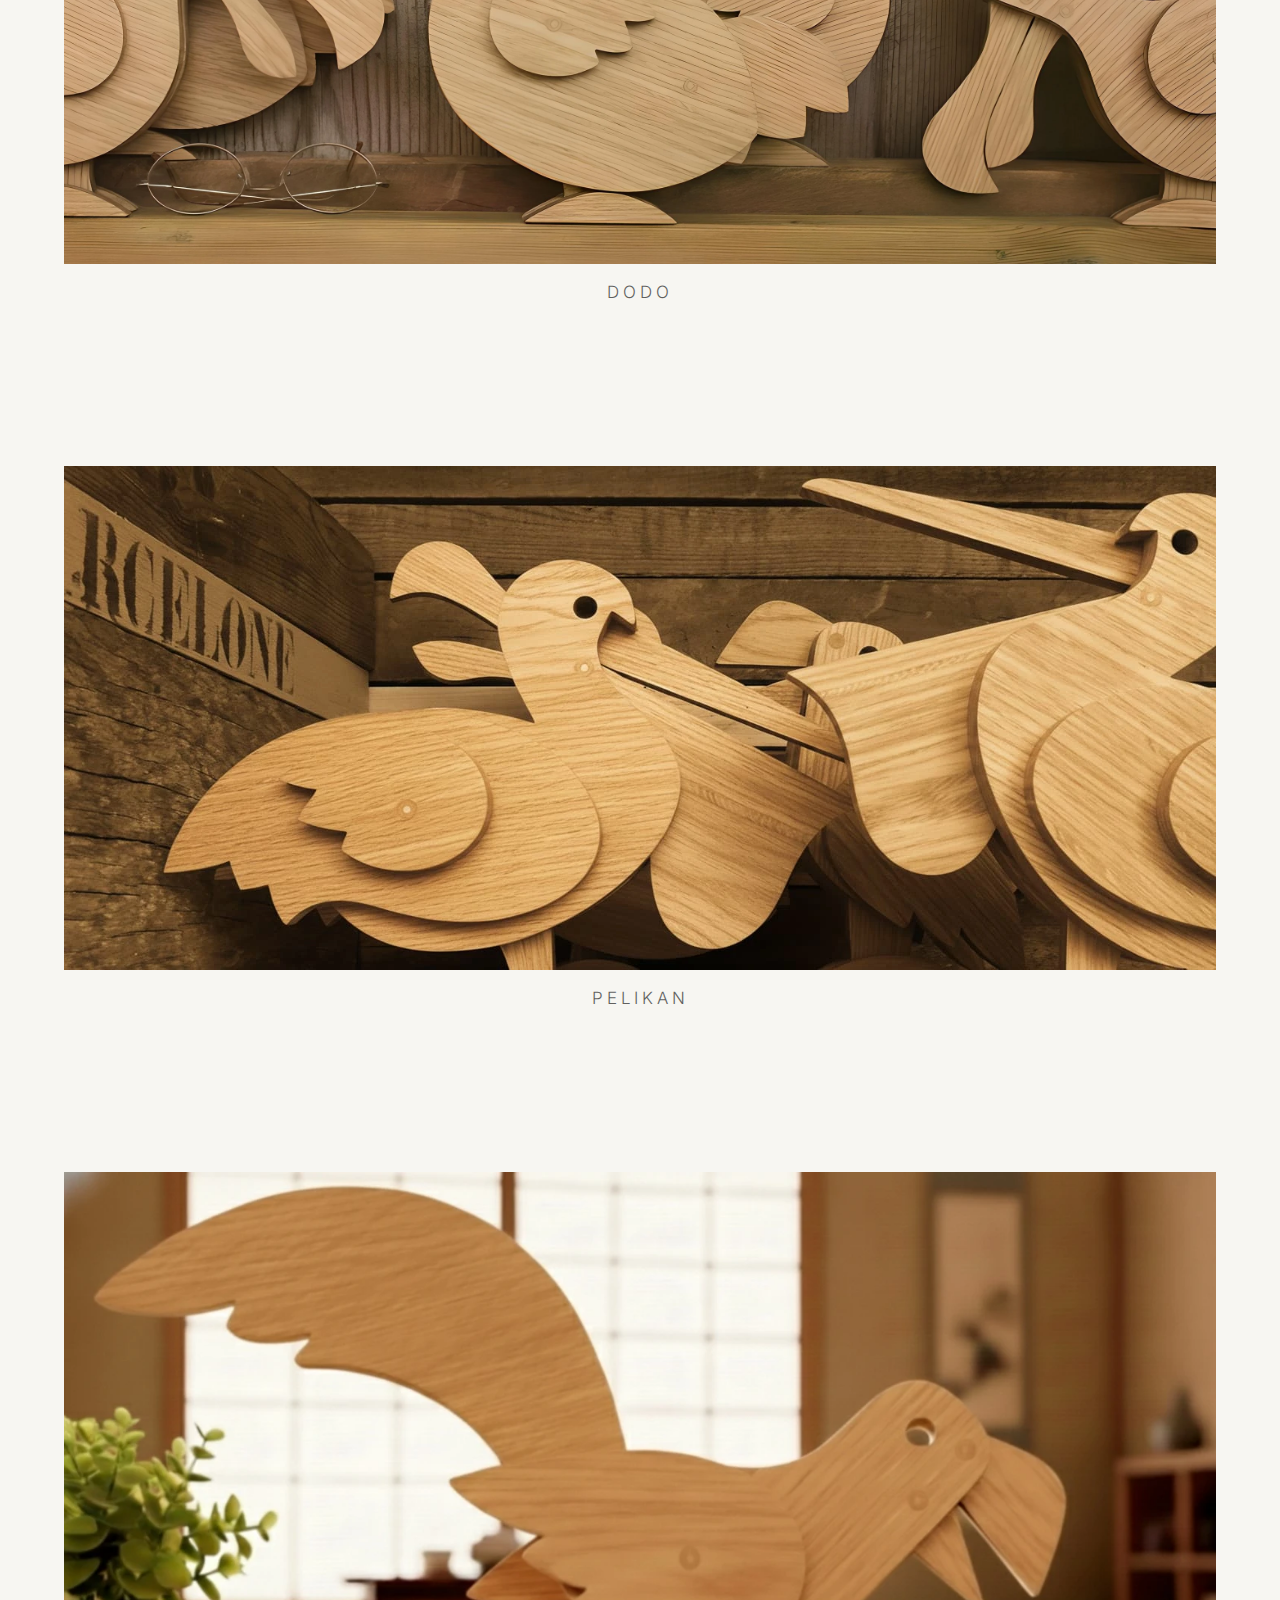
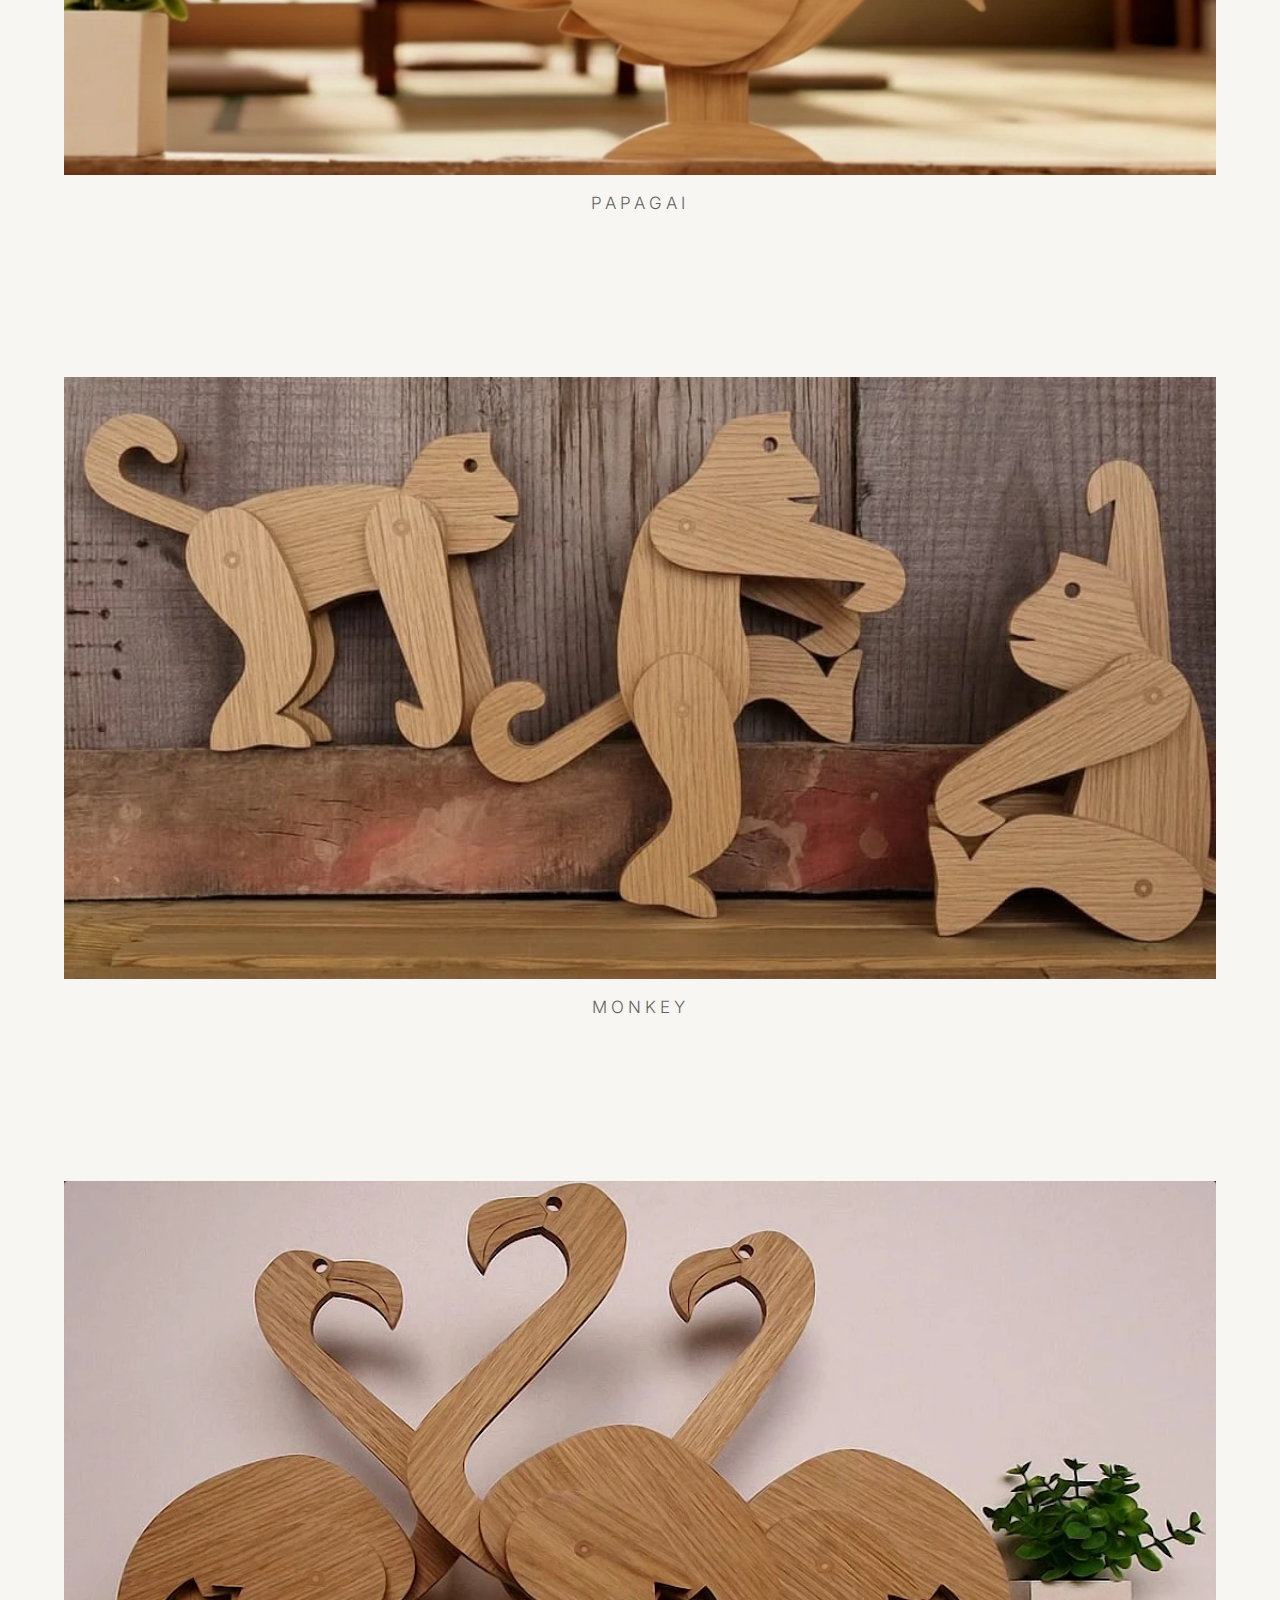
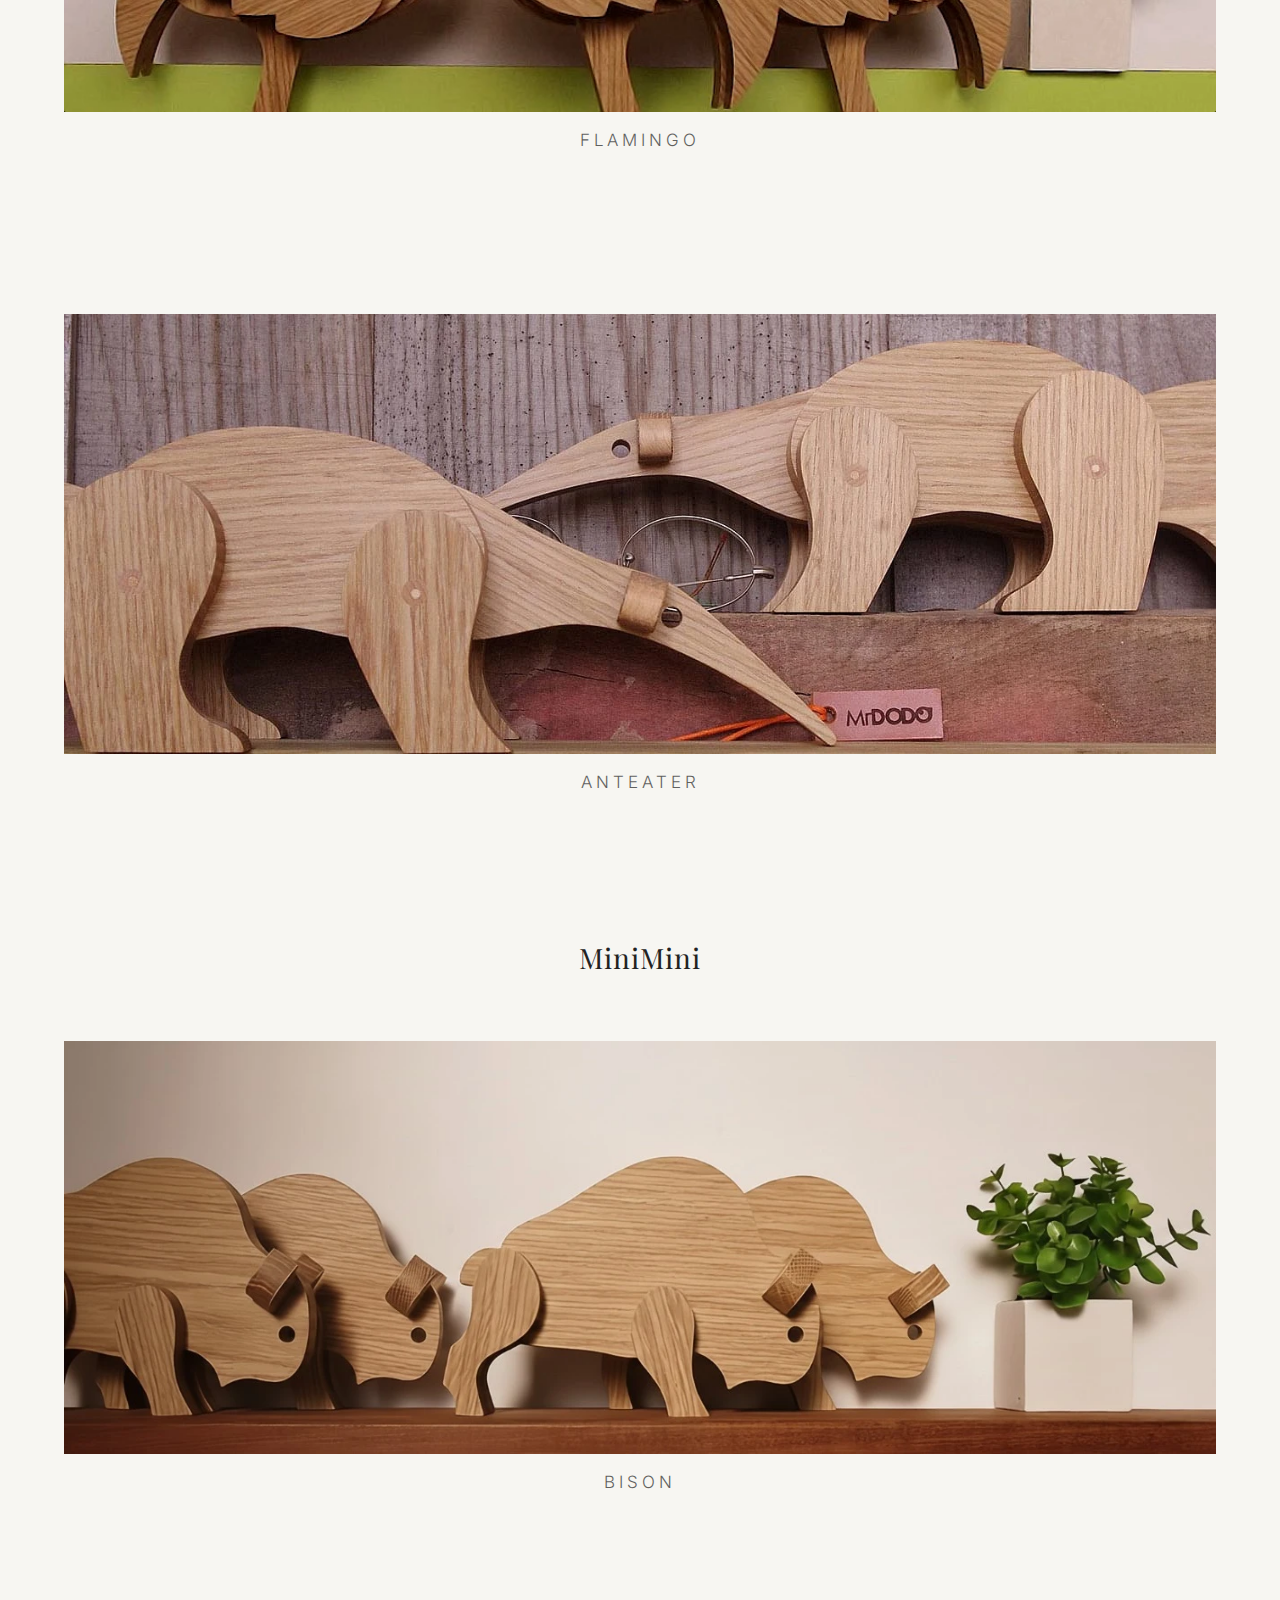
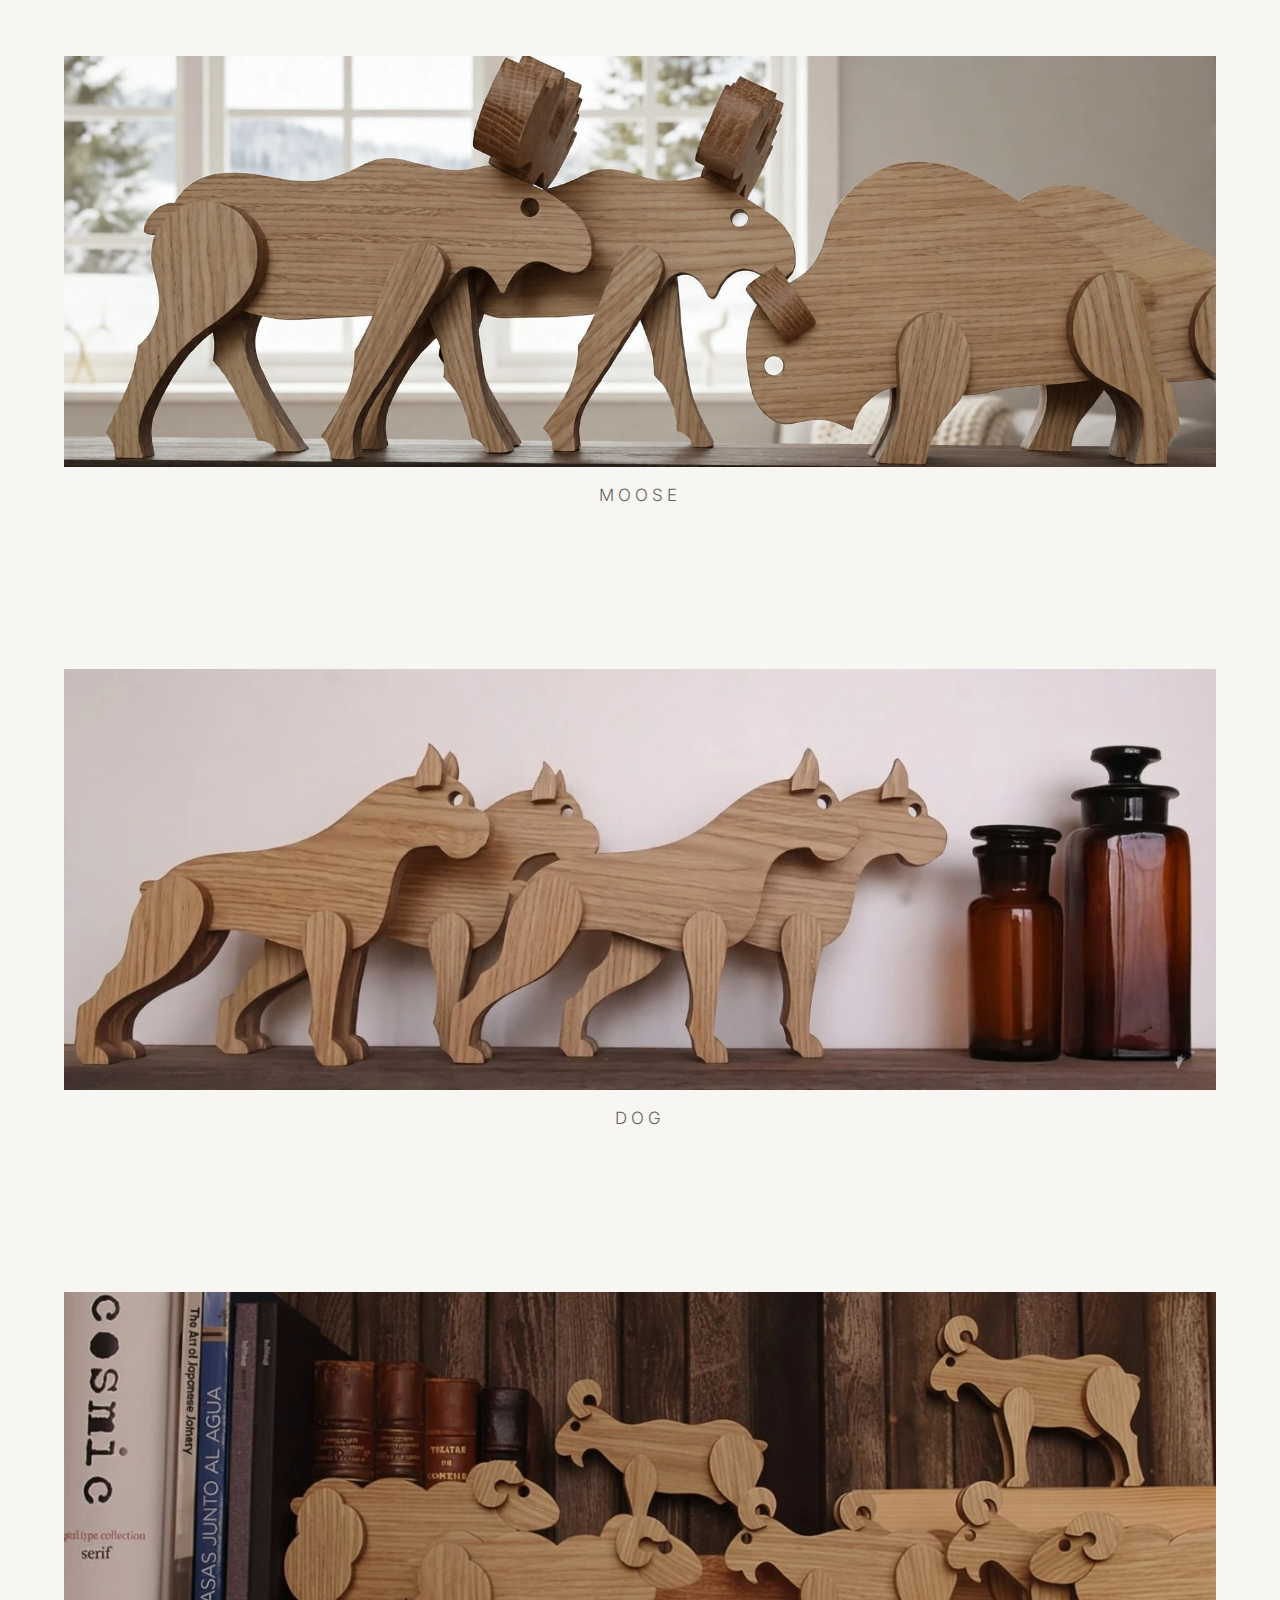
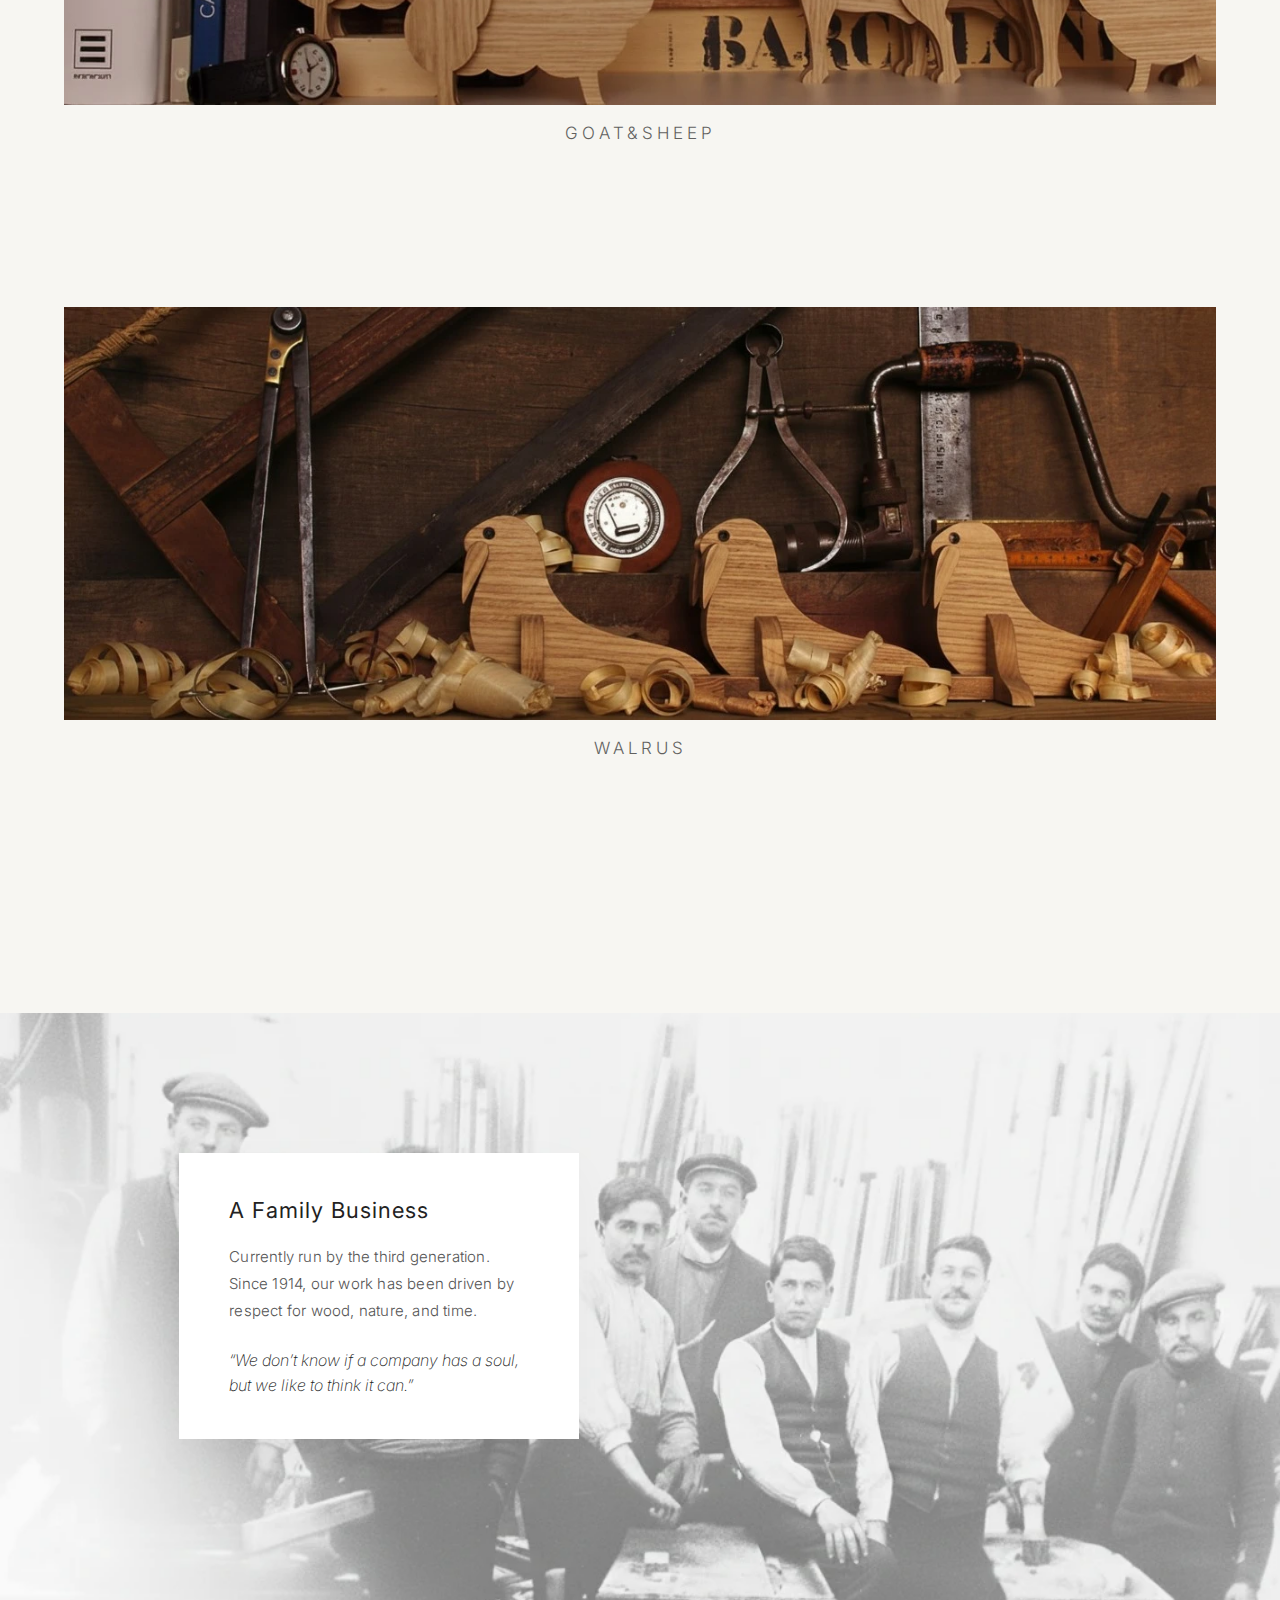
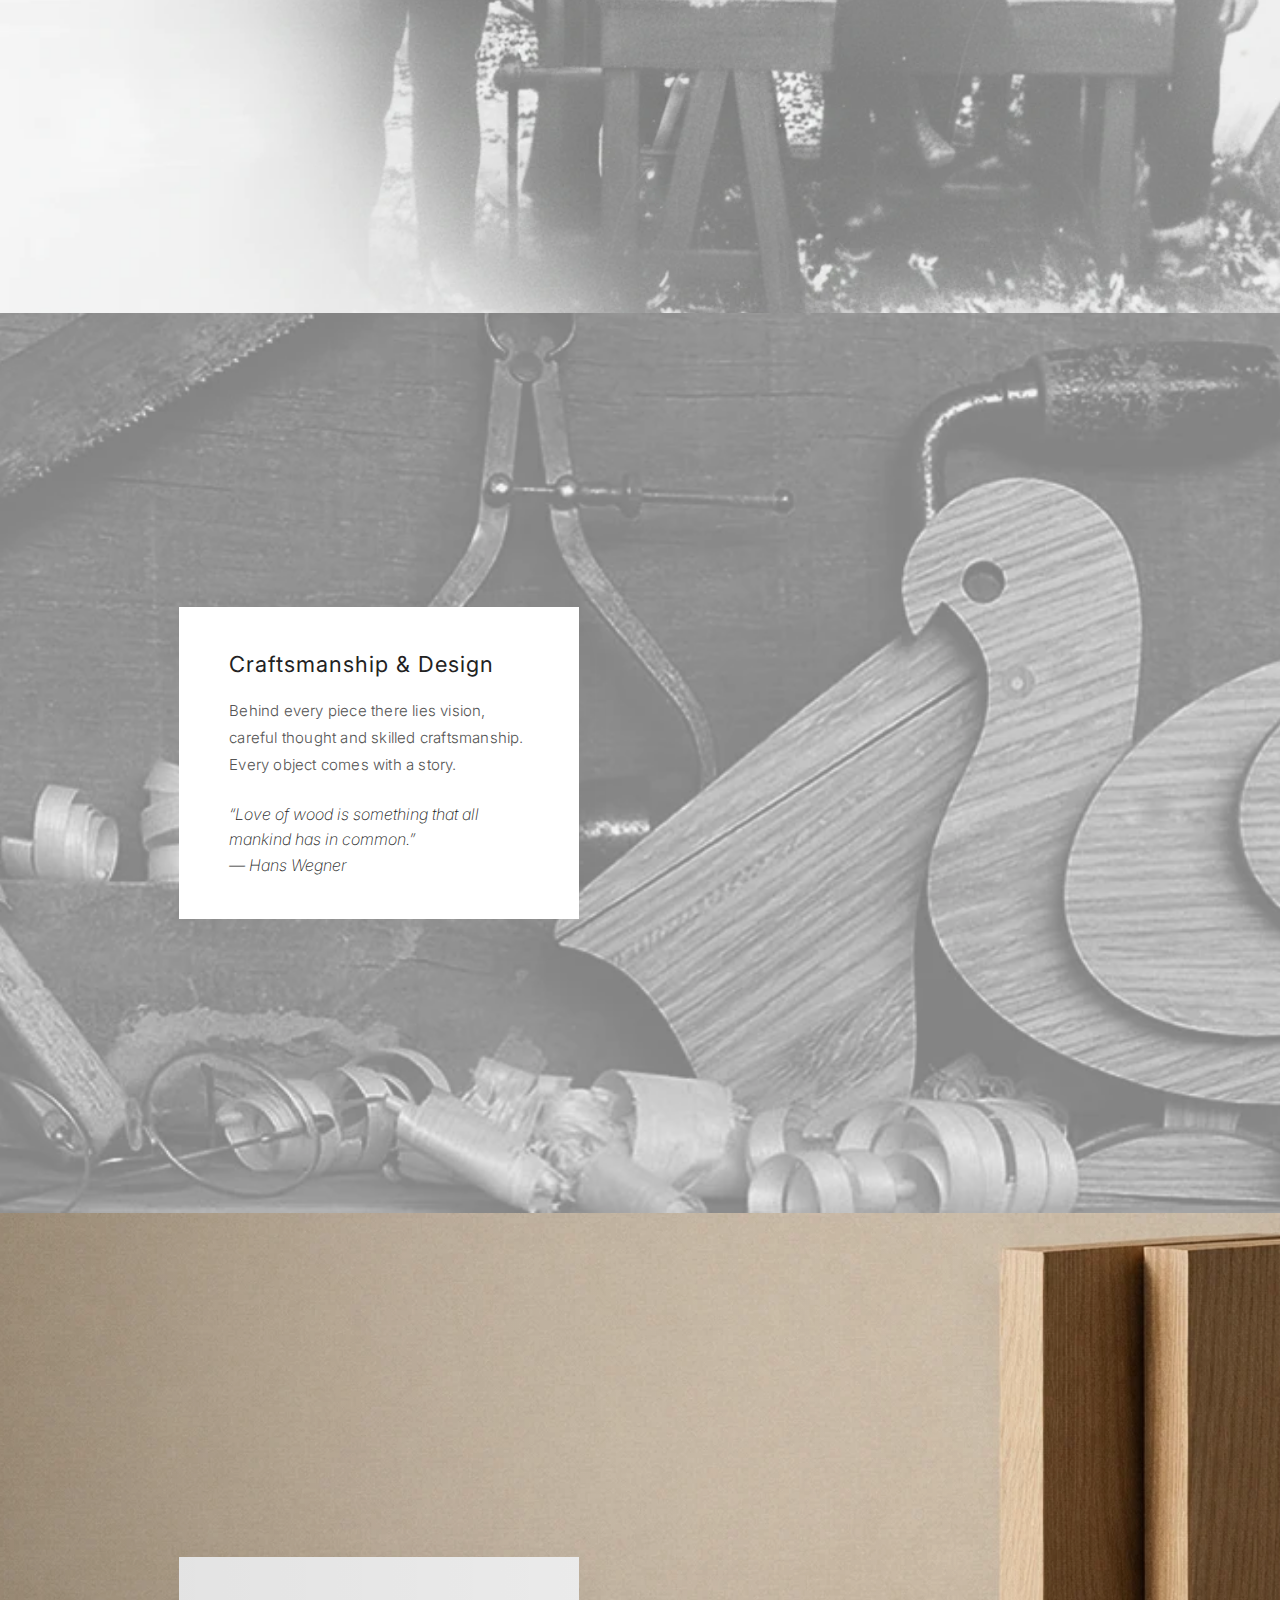
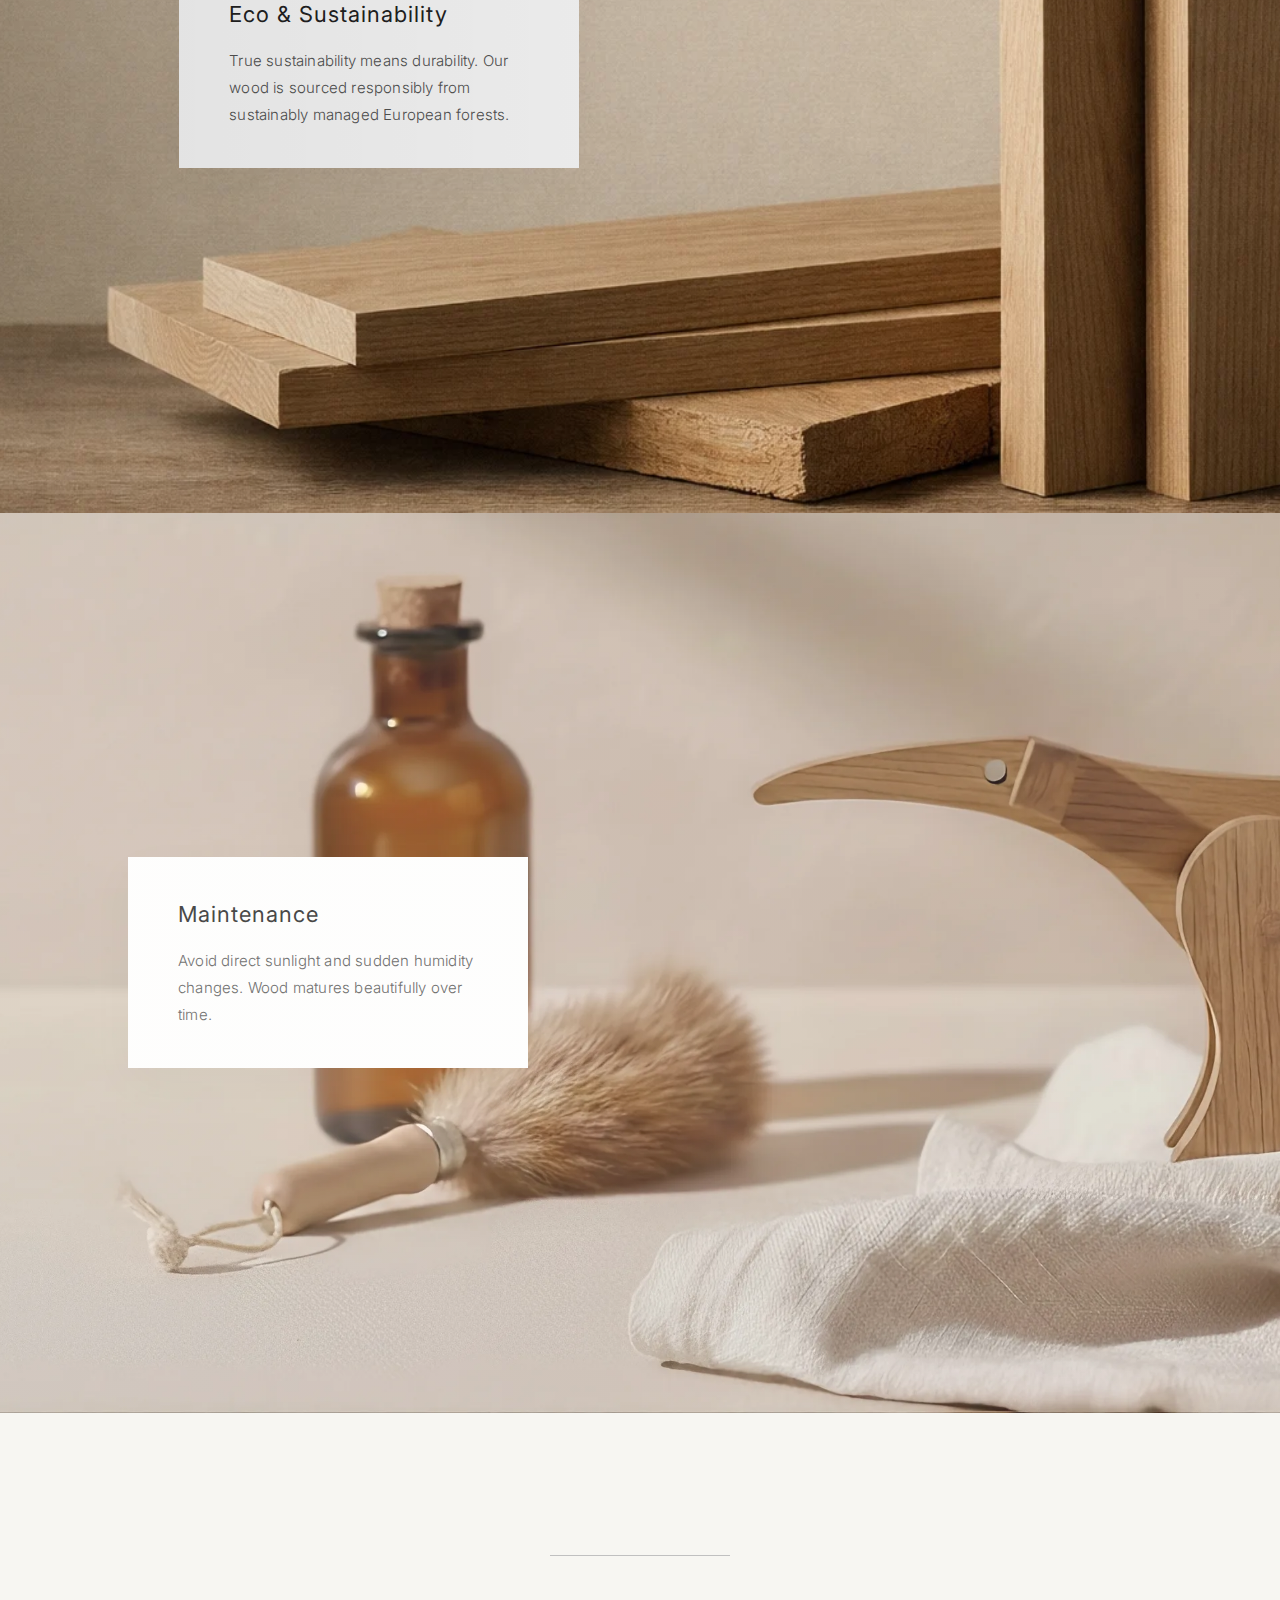
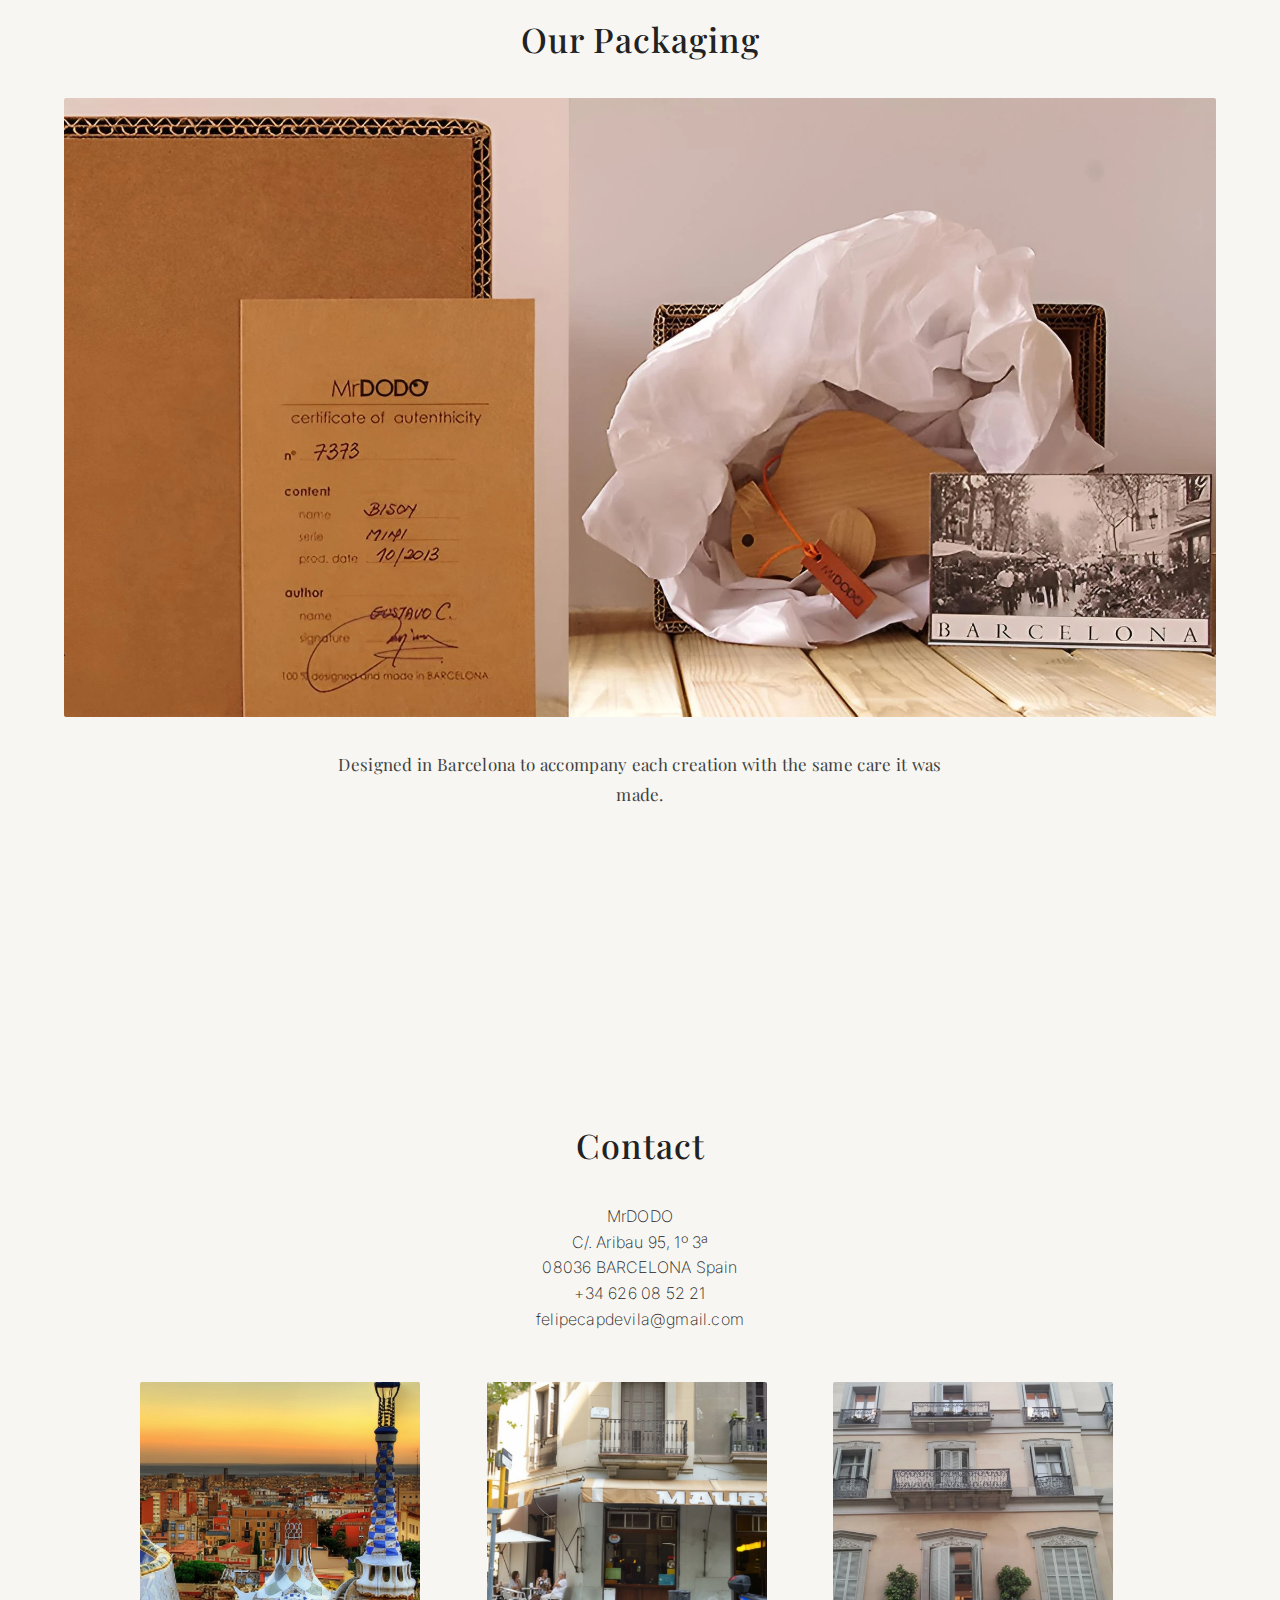
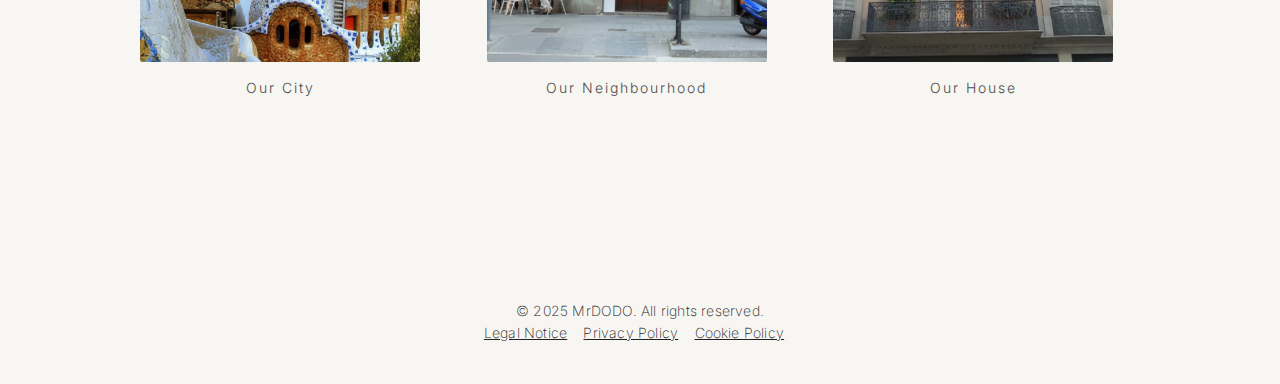
<file: index (Copiar 3).html>
<!DOCTYPE html>
<html lang="en">
<head>
  <meta charset="UTF-8">
  <title>MrDODO — Crafted Wooden Objects</title>
  <meta name="viewport" content="width=device-width, initial-scale=1.0">
  <link rel="stylesheet" href="css/style.css">

  <style>
    /* 1. VELO OSCURO Y NAVEGACIÓN */
    .menu-overlay {
      position: fixed;
      top: 0; left: 0; width: 100%; height: 100%;
      background: rgba(0,0,0,0.4);
      z-index: 999; display: none;
    }

    .close-menu { display: none !important; }

    @media (max-width: 768px) {
      .close-menu {
        display: block !important;
        position: absolute; top: 15px; right: 15px;
        background: none; border: none; font-size: 40px;
        z-index: 1001; padding: 10px;
      }

      .main-nav ul li a { padding: 18px 20px !important; display: block !important; }
      .main-nav.open { display: flex !important; left: 0 !important; }

      /* 2. UNIFICACIÓN DE CAJAS (Heritage, Craft, Eco, Maintenance) */
      /* Forzamos a que todas las cajas blancas sean idénticas */
      .section.bg .overlay {
        position: relative !important;
        left: 0 !important;
        top: 0 !important;
        transform: none !important;
        margin: 40px auto !important; /* Centrado horizontal real */
        width: 85% !important;        /* Un poco más estrechas para que no toquen el borde */
        max-width: 450px !important;  /* Límite para que no se vean gigantes */
        padding: 40px 25px !important;
        box-sizing: border-box !important;
        text-align: center !important;
      }

      /* 3. SECCIÓN CONTACTO MÓVIL */
      section#contact.contact {
        text-align: center !important;
        padding: 60px 20px !important;
      }

      .contact-text {
        font-size: 1.1rem !important; 
        font-weight: 300 !important; 
        letter-spacing: 0.03em !important; 
        line-height: 1.8 !important;
        margin-bottom: 50px !important;
        color: #333 !important;
      }

      .contact-images {
        display: flex !important;
        flex-direction: column !important;
        align-items: center !important;
      }

      .contact-item {
        margin: 0 auto 50px auto !important;
        max-width: 320px !important; 
      }

      @media (orientation: portrait) {
        .contact-item { width: 75% !important; }
      }

      .contact-item picture img {
        display: block !important;
        margin: 0 auto 5px auto !important; /* Texto cerca de la foto */
        width: 100% !important;
        height: auto !important;
      }

      .contact-caption {
        display: block !important;
        font-size: 1.15rem !important;
        font-weight: 300 !important; 
        letter-spacing: 0.05em !important; 
        text-transform: none !important; 
        text-align: center !important;
        margin-top: 5px !important;
        color: #666 !important;
      }
    }

    body.no-scroll { overflow: hidden !important; }
  </style>
</head>

<body>

<header class="site-header">
  <div class="header-inner">
    <a href="#top" class="logo-link">
      <img src="images/logo.svg" alt="MrDODO" class="logo" width="120" height="20">
    </a>

    <nav class="main-nav">
      <button class="close-menu" aria-label="Cerrar">&times;</button>
      <ul>
        <li class="has-submenu">
          <a href="#">Collection</a>
          <ul class="submenu">
            <li><a href="#collection-dynamics">Dynamics</a></li>
            <li><a href="#collection-minimini">MiniMini</a></li>
          </ul>
        </li>
        <li><a href="#heritage">Heritage</a></li>
        <li><a href="#craft">Craft</a></li>
        <li><a href="#eco">Sustainability</a></li>
        <li><a href="#maintenance">Maintenance</a></li>
        <li><a href="#contact">Contact</a></li>
      </ul>
    </nav>

    <button class="menu-toggle" aria-label="Open menu">
      <span class="bar"></span><span class="bar"></span><span class="bar"></span>
    </button>

    <div class="lang-switch">
      <span class="active">EN</span> / <a href="index-es.html">ES</a>
    </div>
  </div>
</header>

<div class="menu-overlay"></div>

<section class="hero">
  <div class="hero-image">
    <picture>
      <source srcset="images/hero-01.webp" type="image/webp">
      <img src="images/hero-01.jpg" alt="MrDODO articulated object">
    </picture>
  </div>
  <div class="hero-quote">
    <span class="quote-text">Originality goes back to the simplicity<br>of the first solutions.</span>
    <span class="quote-author">Antoni Gaudí</span>
    <span class="quote-place">BARCELONA</span>
  </div>
</section>

<section id="collection" class="section">
  <h2 class="section-title">The Collection</h2>
  <h3 id="collection-dynamics" class="subsection-title">Dynamics</h3>
  <div class="collection-dynamics">
    <div class="animal">
      <picture><source srcset="images/dynamics/dyn-01.webp" type="image/webp"><img src="images/dynamics/dyn-01.jpg" alt="DODO"></picture>
      <div class="animal-name">DODO</div>
    </div>
    <div class="animal">
      <picture><source srcset="images/dynamics/dyn-02.webp" type="image/webp"><img src="images/dynamics/dyn-02.jpg" alt="PELIKAN"></picture>
      <div class="animal-name">PELIKAN</div>
    </div>
    <div class="animal">
      <picture><source srcset="images/dynamics/dyn-03.webp" type="image/webp"><img src="images/dynamics/dyn-03.jpg" alt="PAPAGAI"></picture>
      <div class="animal-name">PAPAGAI</div>
    </div>
    <div class="animal">
      <picture><source srcset="images/dynamics/dyn-04.webp" type="image/webp"><img src="images/dynamics/dyn-04.jpg" alt="MONKEY"></picture>
      <div class="animal-name">MONKEY</div>
    </div>
    <div class="animal">
      <picture><source srcset="images/dynamics/dyn-05.webp" type="image/webp"><img src="images/dynamics/dyn-05.jpg" alt="FLAMINGO"></picture>
      <div class="animal-name">FLAMINGO</div>
    </div>
    <div class="animal">
      <picture><source srcset="images/dynamics/dyn-06.webp" type="image/webp"><img src="images/dynamics/dyn-06.jpg" alt="ANTEATER"></picture>
      <div class="animal-name">ANTEATER</div>
    </div>
  </div>

  <h3 id="collection-minimini" class="subsection-title">MiniMini</h3>
  <div class="collection-minimini">
    <div class="animal">
      <picture><source srcset="images/minimini/mini-01.webp" type="image/webp"><img src="images/minimini/mini-01.jpg" alt="BISON"></picture>
      <div class="animal-name">BISON</div>
    </div>
    <div class="animal">
      <picture><source srcset="images/minimini/mini-02.webp" type="image/webp"><img src="images/minimini/mini-02.jpg" alt="MOOSE"></picture>
      <div class="animal-name">MOOSE</div>
    </div>
    <div class="animal">
      <picture><source srcset="images/minimini/mini-03.webp" type="image/webp"><img src="images/minimini/mini-03.jpg" alt="DOG"></picture>
      <div class="animal-name">DOG</div>
    </div>
    <div class="animal">
      <picture><source srcset="images/minimini/mini-04.webp" type="image/webp"><img src="images/minimini/mini-04.jpg" alt="GOAT&SHEEP"></picture>
      <div class="animal-name">GOAT&SHEEP</div>
    </div>
    <div class="animal">
      <picture><source srcset="images/minimini/mini-05.webp" type="image/webp"><img src="images/minimini/mini-05.jpg" alt="WALRUS"></picture>
      <div class="animal-name">WALRUS</div>
    </div>
  </div>
</section>

<section id="heritage" class="section bg heritage">
  <div class="overlay">
    <h2>A Family Business</h2>
    <p>Currently run by the third generation. Since 1914, our work has been driven by respect for wood, nature, and time.</p>
    <blockquote>“We don’t know if a company has a soul, but we like to think it can.”</blockquote>
  </div>
</section>

<section id="craft" class="section bg craft">
  <div class="overlay">
    <h2>Craftsmanship & Design</h2>
    <p>Behind every piece there lies vision, careful thought and skilled craftsmanship. Every object comes with a story.</p>
    <blockquote>“Love of wood is something that all mankind has in common.”<br>— Hans Wegner</blockquote>
  </div>
</section>

<section id="eco" class="section bg eco">
  <div class="overlay">
    <h2>Eco & Sustainability</h2>
    <p>True sustainability means durability. Our wood is sourced responsibly from sustainably managed European forests.</p>
  </div>
</section>

<section id="maintenance" class="section bg maintenance">
  <div class="overlay">
    <h2>Maintenance</h2>
    <p>Avoid direct sunlight and sudden humidity changes. Wood matures beautifully over time.</p>
  </div>
</section>

<section class="section packaging">
  <div class="divider"></div>
  <h2 class="section-title">Our Packaging</h2>
  <picture>
    <source srcset="images/packaging.webp" type="image/webp">
    <img src="images/packaging.jpg" alt="MrDODO packaging" class="full-image">
  </picture>
  <p>Designed in Barcelona to accompany each creation with the same care it was made.</p>
</section>

<section id="contact" class="section contact">
  <div class="divider"></div>
  <h2 class="section-title">Contact</h2>
  <p class="contact-text">
    MrDODO<br>
    C/. Aribau 95, 1º 3ª<br>
    08036 BARCELONA Spain<br>
    +34 626 08 52 21<br>
    felipecapdevila@gmail.com
  </p>
  <div class="contact-images">
    <div class="contact-item">
      <picture><source srcset="images/city.webp" type="image/webp"><img src="images/city.jpg" alt="Our city"></picture>
      <span class="contact-caption">Our city</span>
    </div>
    <div class="contact-item">
      <picture><source srcset="images/neighbourhood.webp" type="image/webp"><img src="images/neighbourhood.jpg" alt="Our neighbourhood"></picture>
      <span class="contact-caption">Our neighbourhood</span>
    </div>
    <div class="contact-item">
      <picture><source srcset="images/house.webp" type="image/webp"><img src="images/house.jpg" alt="Our house"></picture>
      <span class="contact-caption">Our house</span>
    </div>
  </div>
</section>

<footer class="site-footer section">
  <p>&copy; 2025 MrDODO. All rights reserved.</p>
  <p>
    <a href="legal/aviso-legal.html">Legal Notice</a>
    <a href="legal/politica-privacidad.html">Privacy Policy</a>
    <a href="legal/politica-cookies.html">Cookie Policy</a>
  </p>
</footer>

<script>
document.addEventListener('DOMContentLoaded', function () {
  const toggle = document.querySelector('.menu-toggle');
  const nav = document.querySelector('.main-nav');
  const closeBtn = document.querySelector('.close-menu');
  const overlay = document.querySelector('.menu-overlay');

  function openMenu() {
    nav.classList.add('open');
    overlay.style.display = 'block';
    document.body.classList.add('no-scroll');
  }

  function closeMenu() {
    nav.classList.remove('open');
    overlay.style.display = 'none';
    document.body.classList.remove('no-scroll');
  }

  toggle.addEventListener('click', openMenu);
  closeBtn.addEventListener('click', closeMenu);
  overlay.addEventListener('click', closeMenu);

  nav.querySelectorAll('a').forEach(link => {
    link.addEventListener('click', function() {
      if(window.innerWidth <= 768) closeMenu();
    });
  });
});
</script>

</body>
</html>
</file>
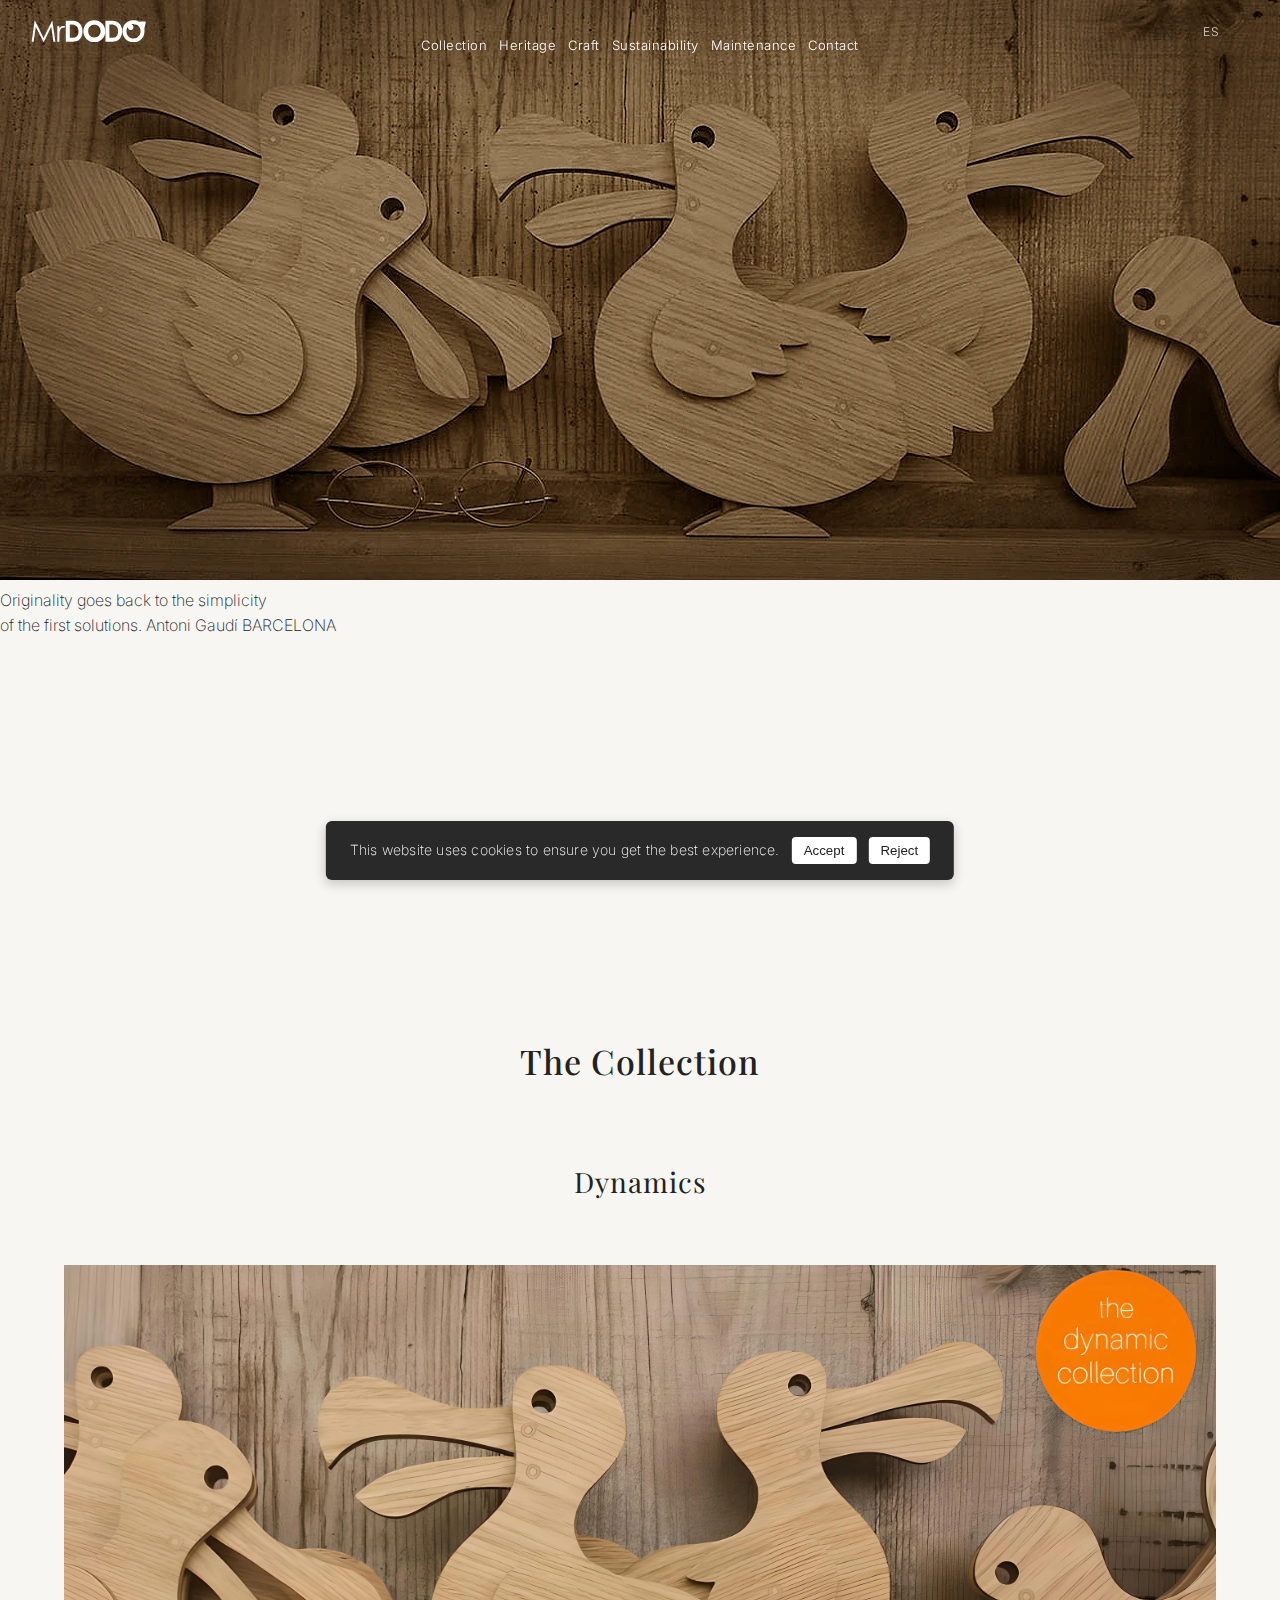
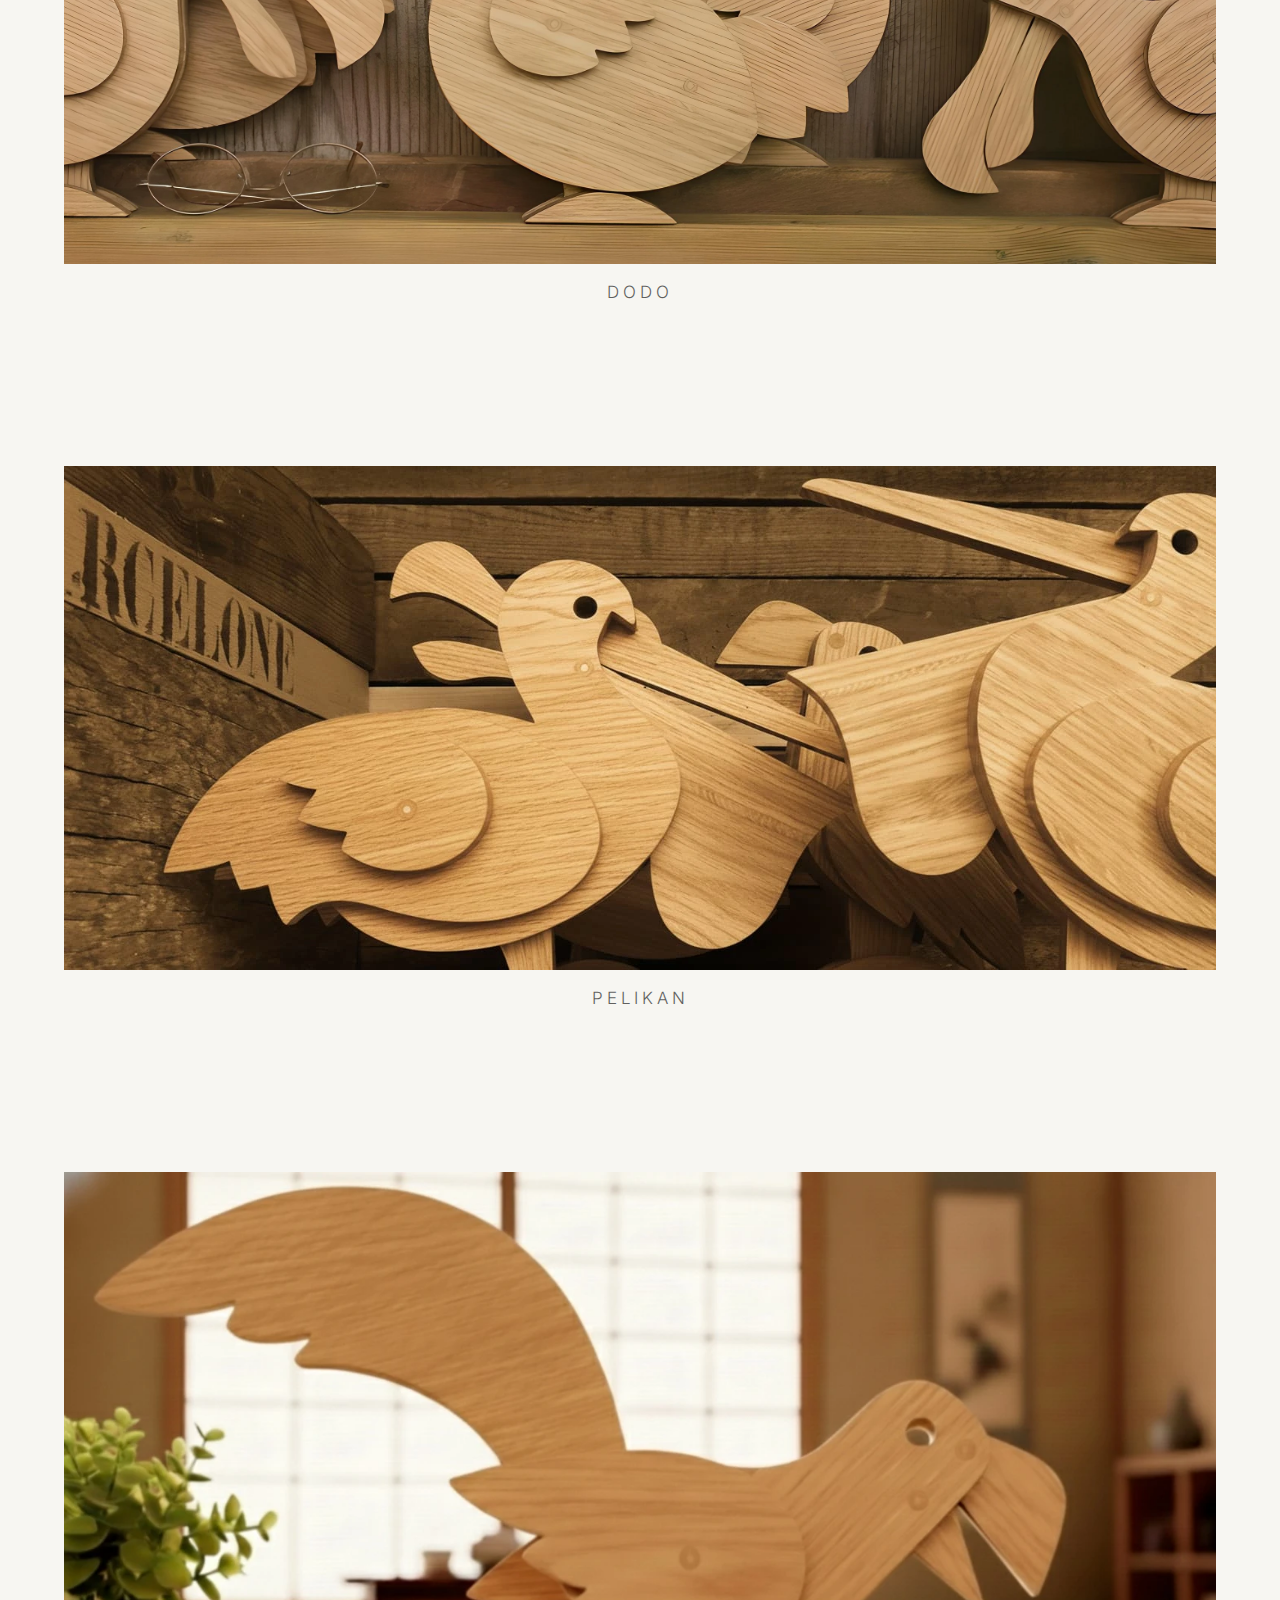
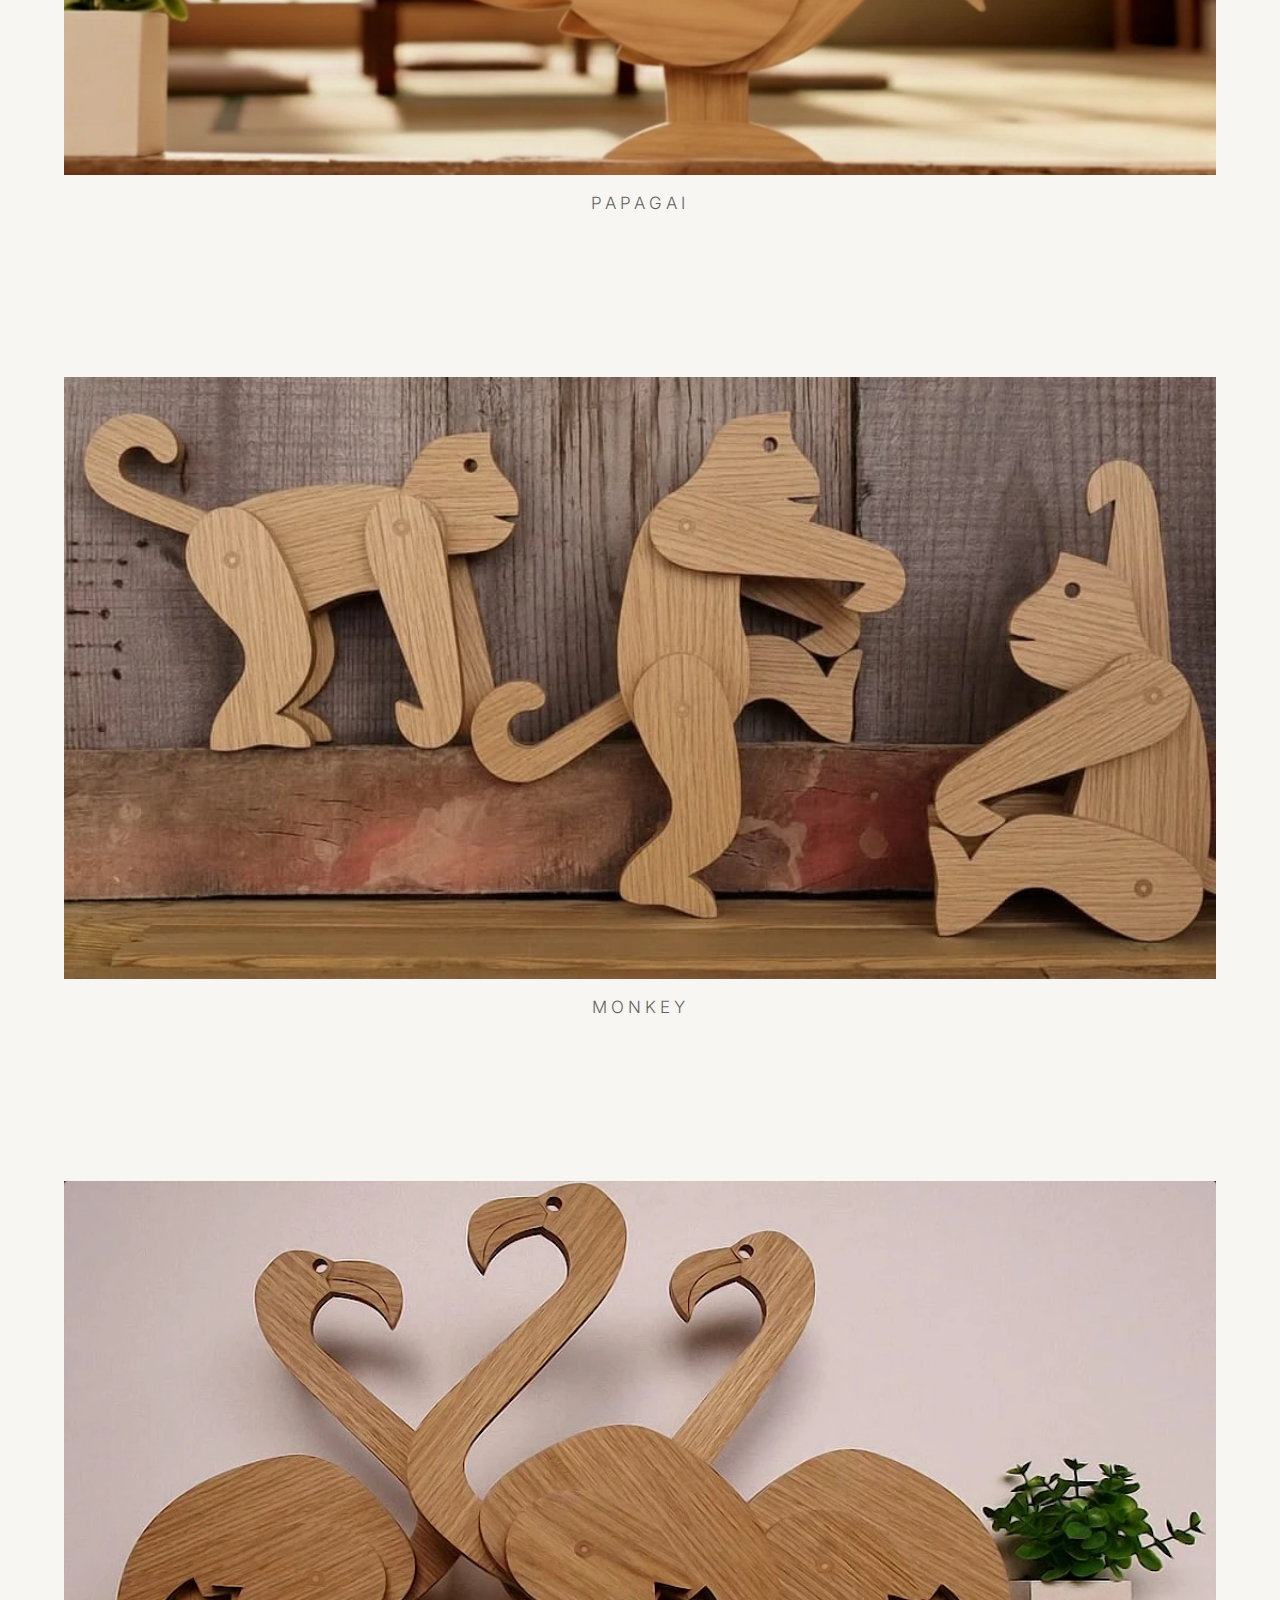
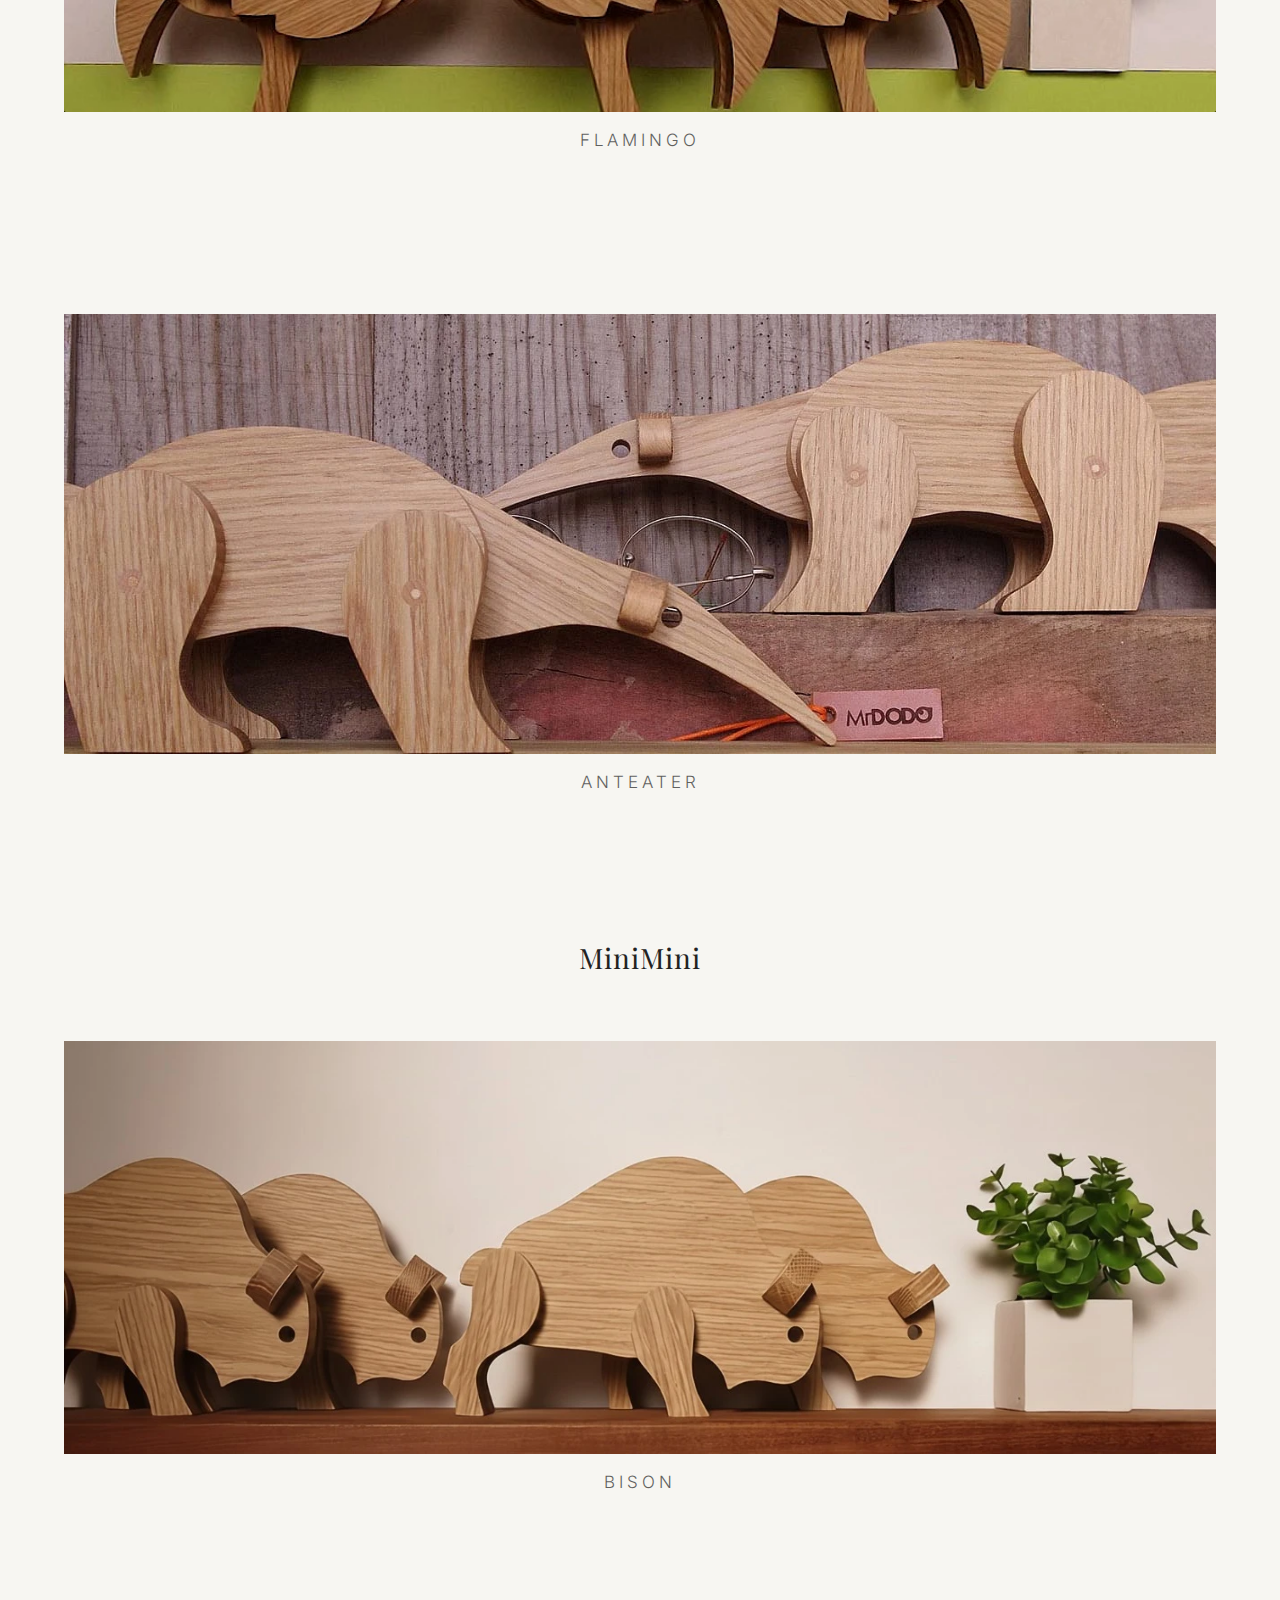
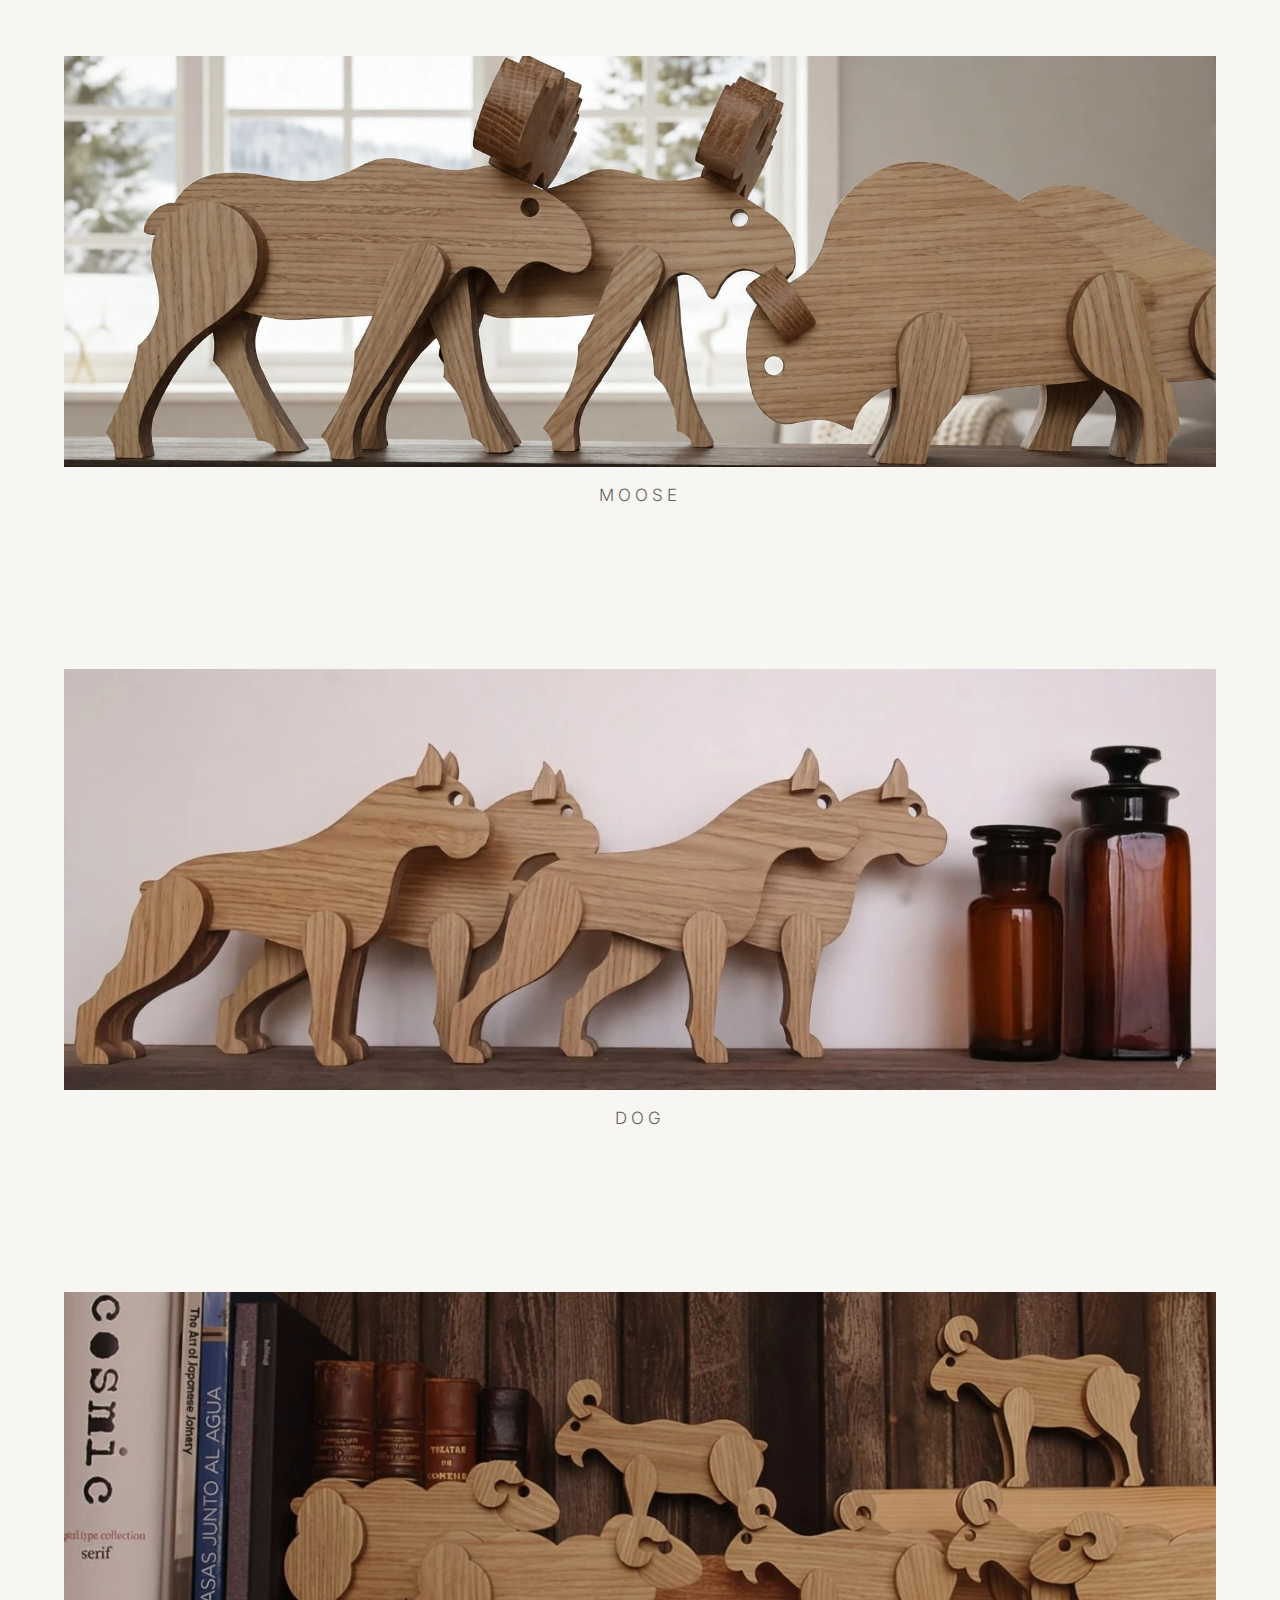
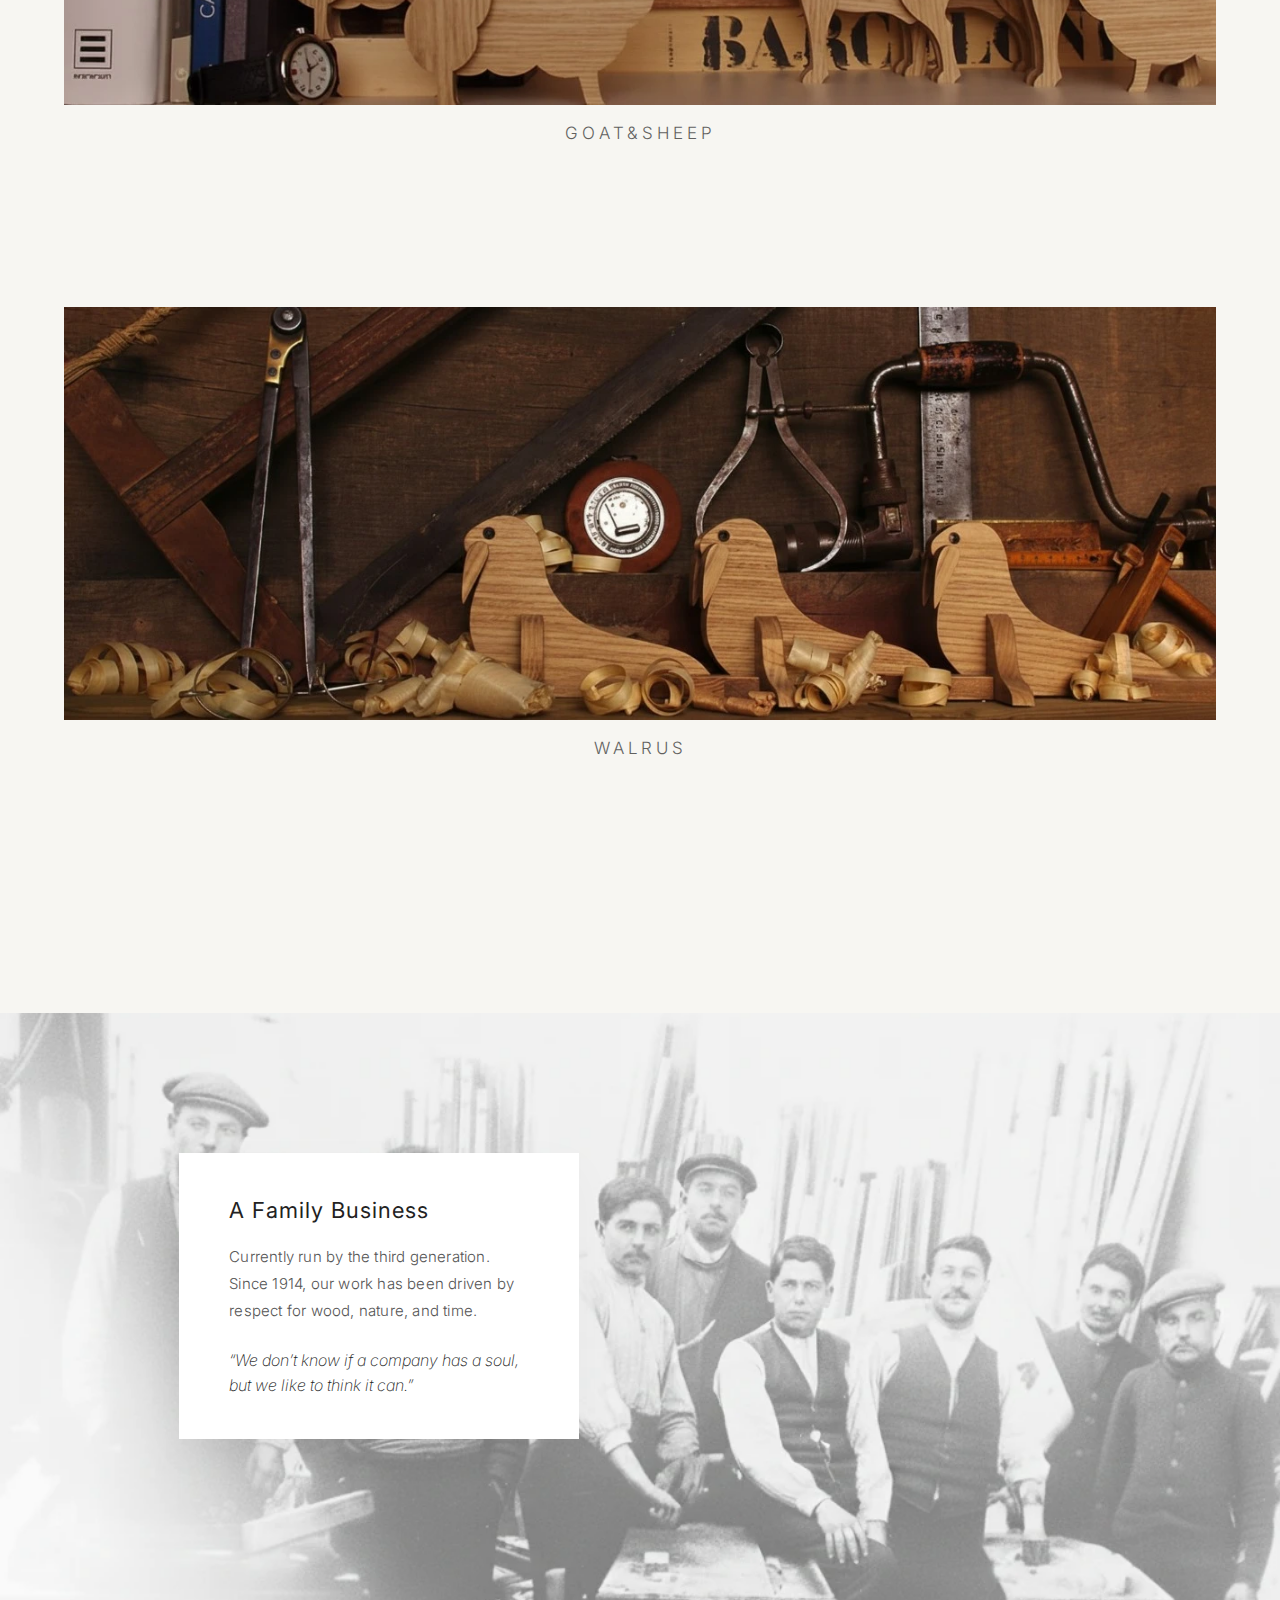
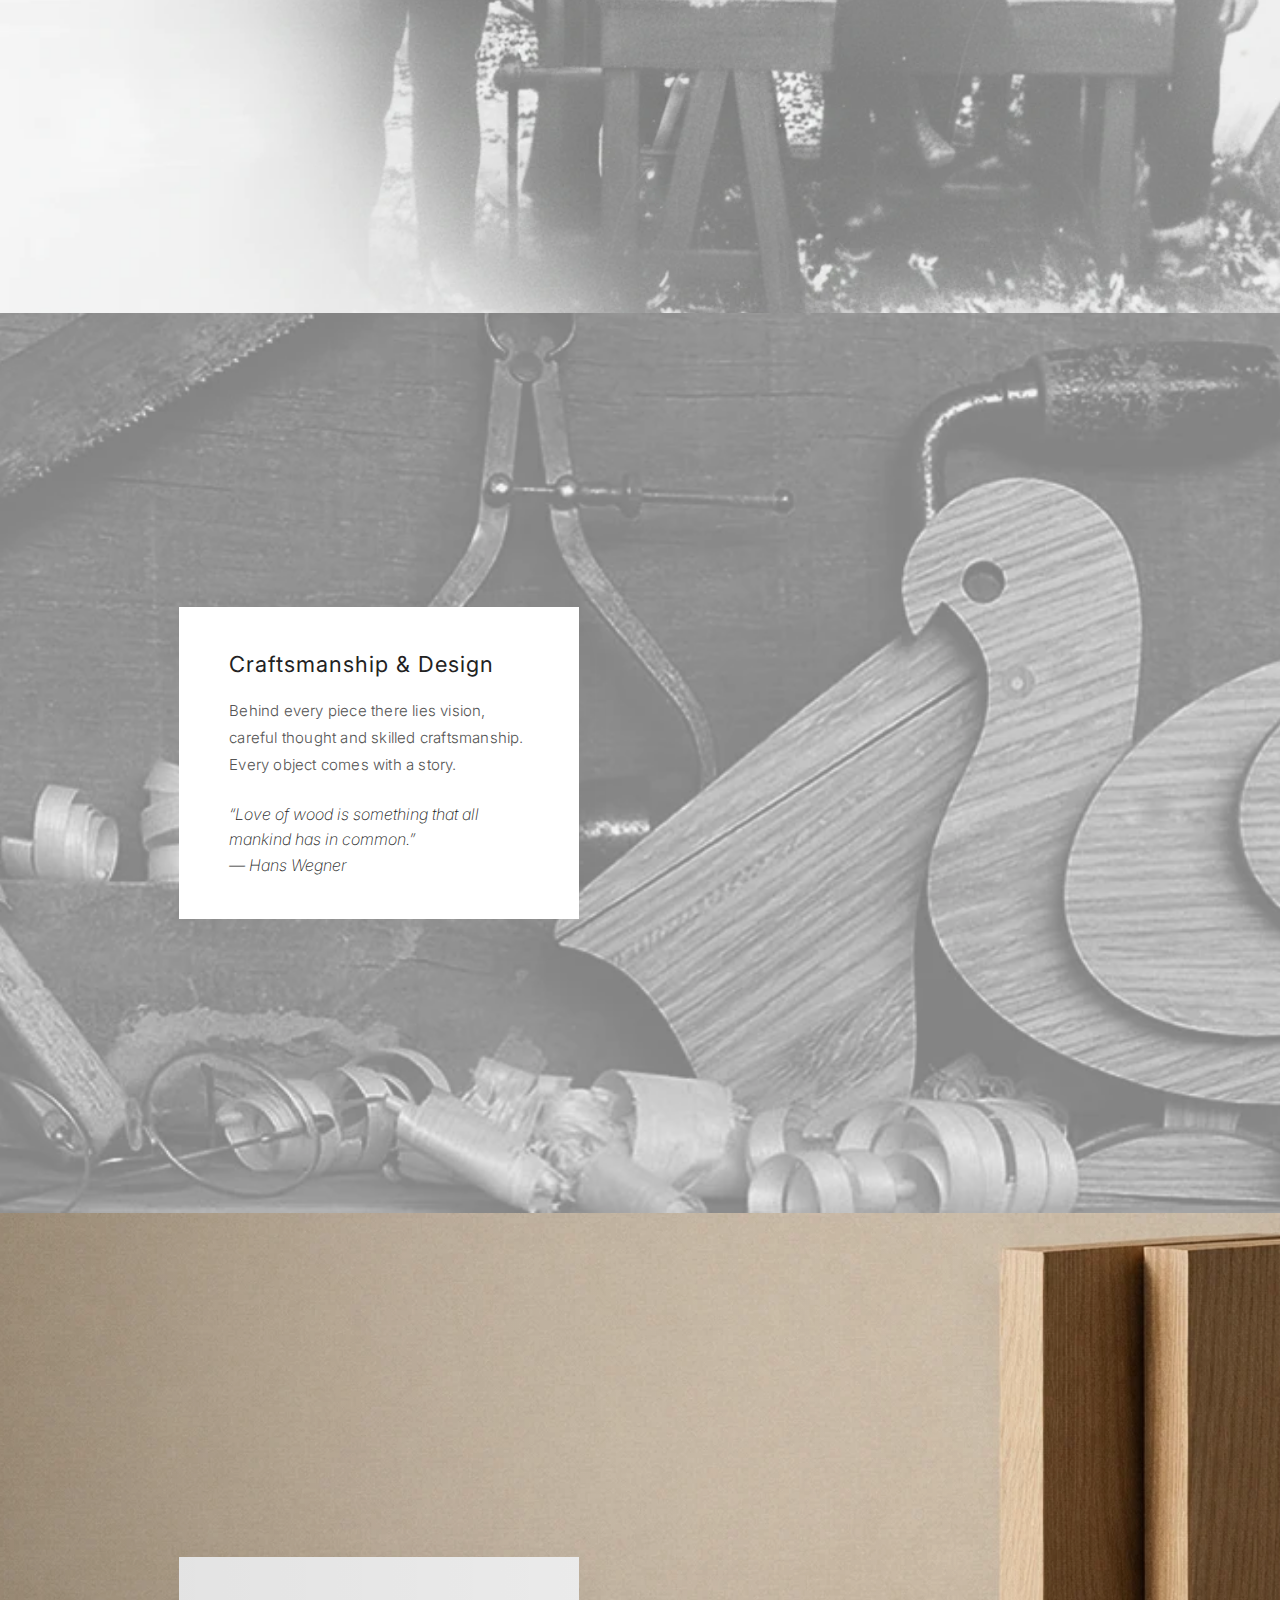
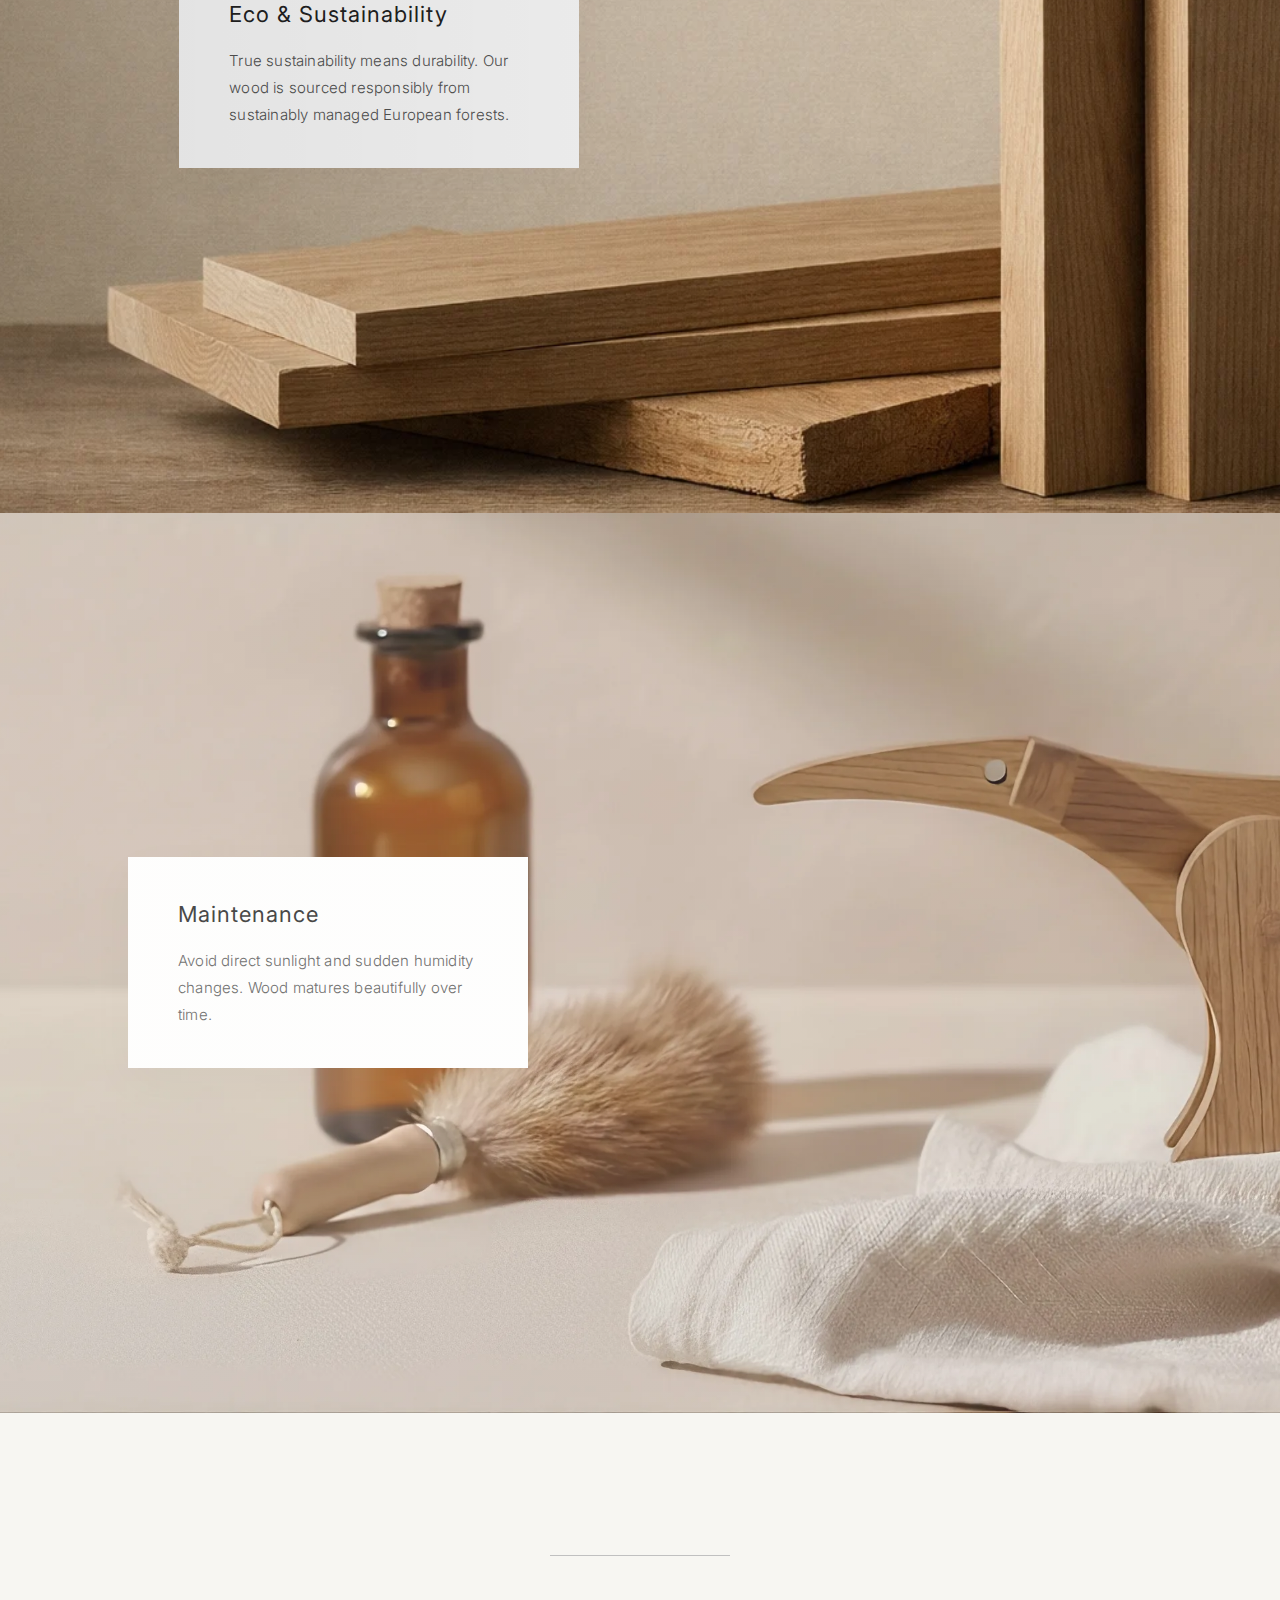
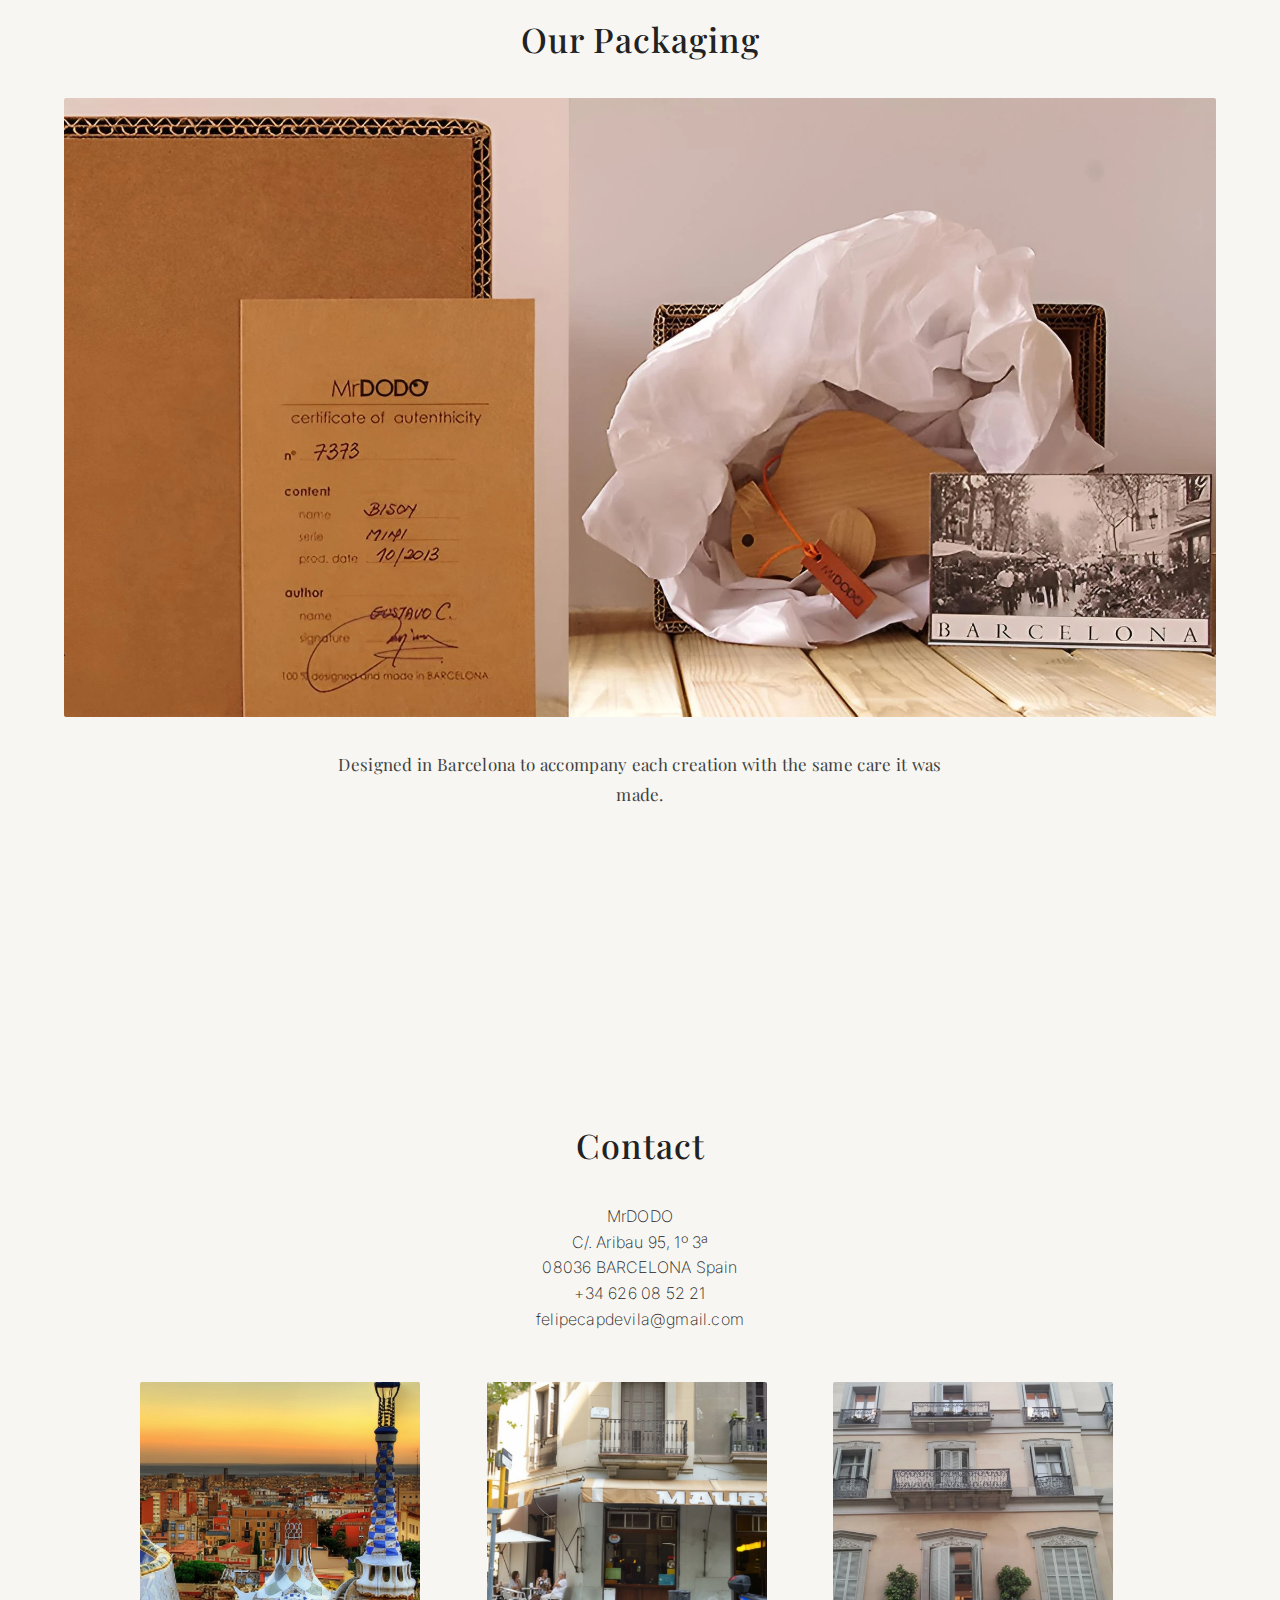
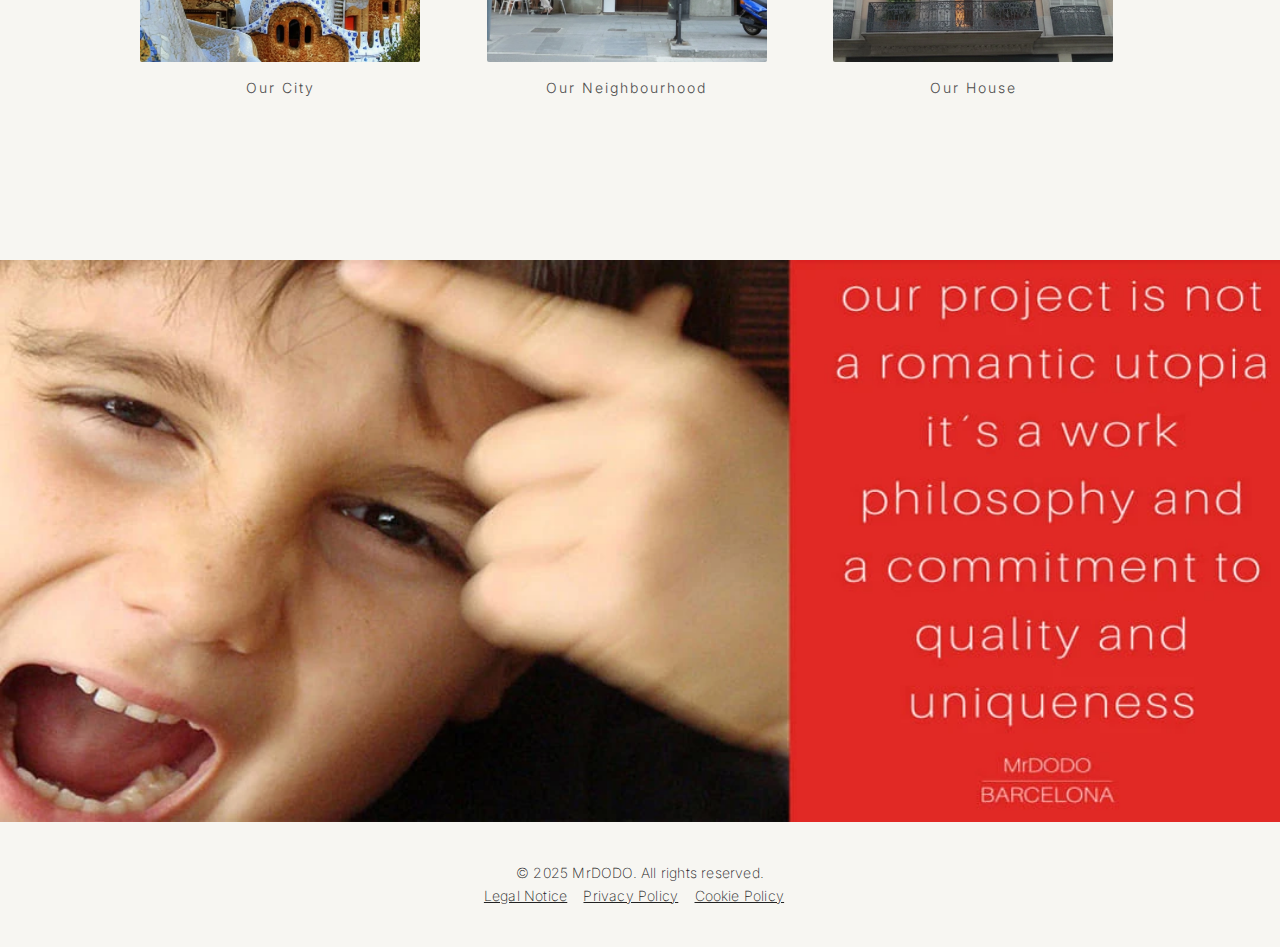
<file: index (Copiar).html>
<!DOCTYPE html>
<html lang="en">
<head>
  <meta charset="UTF-8">
  <title>MrDODO — Crafted Wooden Objects</title>
  <meta name="viewport" content="width=device-width, initial-scale=1.0">
  <link rel="stylesheet" href="css/style.css">

  <style>
    /* 1. VELO OSCURO (Solo para móvil) */
    .menu-overlay {
      position: fixed;
      top: 0;
      left: 0;
      width: 100%;
      height: 100%;
      background: rgba(0,0,0,0.4);
      z-index: 999;
      display: none;
    }

    /* 2. SOLUCIÓN PARA LA X EN DESKTOP */
    .close-menu {
      display: none !important; 
    }

    @media (max-width: 768px) {
      /* Re-activamos la X solo en móviles */
      .close-menu {
        display: block !important;
        position: absolute;
        top: 15px;
        right: 15px;
        background: none;
        border: none;
        font-size: 40px;
        z-index: 1001;
        padding: 10px;
      }

      /* Área de clic ampliada solo en móvil */
      .main-nav ul li a {
        padding: 18px 20px !important;
        display: block !important;
      }

      /* Feedback visual al tocar */
      .main-nav ul li a:active, .close-menu:active {
        opacity: 0.5;
        transition: 0.1s;
      }

      /* Apertura del menú móvil */
      .main-nav.open {
        display: flex !important;
        left: 0 !important;
      }

      /* EXPERTO: CORRECCIÓN DEFINITIVA SECCIÓN CONTACTO MÓVIL */
      section#contact.contact {
        text-align: center !important;
        padding-left: 20px !important;
        padding-right: 20px !important;
      }

      .contact-text {
        font-size: 1.1rem !important; 
        line-height: 1.6 !important;
        margin-bottom: 40px !important;
        display: block !important;
        width: 100% !important;
      }

      .contact-images {
        display: flex !important;
        flex-direction: column !important;
        align-items: center !important;
        justify-content: center !important;
        width: 100% !important;
        margin: 0 auto !important;
      }

      .contact-item {
        margin: 0 auto 40px auto !important;
        width: 100% !important;
        max-width: 320px !important; 
      }

      .contact-item picture img, 
      .contact-item img {
        display: block !important;
        margin: 0 auto 15px auto !important;
        width: 100% !important;
        height: auto !important;
      }

      .contact-caption {
        display: block !important;
        font-size: 1rem !important; 
        text-align: center !important;
        width: 100% !important;
        margin-top: 10px !important;
      }
    }

    /* BLOQUEO DE SCROLL */
    body.no-scroll {
      overflow: hidden !important;
    }
  </style>
</head>

<body>

<header class="site-header">
  <div class="header-inner">
    <a href="#top" class="logo-link">
      <img src="images/logo.svg" alt="MrDODO" class="logo" width="120" height="20">
    </a>

    <nav class="main-nav">
      <button class="close-menu" aria-label="Cerrar">&times;</button>
      <ul>
        <li class="has-submenu">
          <a href="#">Collection</a>
          <ul class="submenu">
            <li><a href="#collection-dynamics">Dynamics</a></li>
            <li><a href="#collection-minimini">MiniMini</a></li>
          </ul>
        </li>
        <li><a href="#heritage">Heritage</a></li>
        <li><a href="#craft">Craft</a></li>
        <li><a href="#eco">Sustainability</a></li>
        <li><a href="#maintenance">Maintenance</a></li>
        <li><a href="#contact">Contact</a></li>
      </ul>
    </nav>

    <button class="menu-toggle" aria-label="Open menu">
      <span class="bar"></span>
      <span class="bar"></span>
      <span class="bar"></span>
    </button>

    <div class="lang-switch">
      <span class="active">EN</span> / <a href="index-es.html">ES</a>
    </div>
  </div>
</header>

<div class="menu-overlay"></div>

<section class="hero">
  <div class="hero-image">
    <picture>
      <source srcset="images/hero-01.webp" type="image/webp">
      <img src="images/hero-01.jpg" alt="MrDODO articulated object">
    </picture>
  </div>
  <div class="hero-quote">
    <span class="quote-text">Originality goes back to the simplicity<br>of the first solutions.</span>
    <span class="quote-author">Antoni Gaudí</span>
    <span class="quote-place">BARCELONA</span>
  </div>
</section>

<section id="collection" class="section">
  <h2 class="section-title">The Collection</h2>
  <h3 id="collection-dynamics" class="subsection-title">Dynamics</h3>
  <div class="collection-dynamics">
    <div class="animal">
      <picture>
        <source srcset="images/dynamics/dyn-01.webp" type="image/webp">
        <img src="images/dynamics/dyn-01.jpg" alt="DODO">
      </picture>
      <div class="animal-name">DODO</div>
    </div>
    <div class="animal">
      <picture>
        <source srcset="images/dynamics/dyn-02.webp" type="image/webp">
        <img src="images/dynamics/dyn-02.jpg" alt="PELIKAN">
      </picture>
      <div class="animal-name">PELIKAN</div>
    </div>
    <div class="animal">
      <picture>
        <source srcset="images/dynamics/dyn-03.webp" type="image/webp">
        <img src="images/dynamics/dyn-03.jpg" alt="PAPAGAI">
      </picture>
      <div class="animal-name">PAPAGAI</div>
    </div>
    <div class="animal">
      <picture>
        <source srcset="images/dynamics/dyn-04.webp" type="image/webp">
        <img src="images/dynamics/dyn-04.jpg" alt="MONKEY">
      </picture>
      <div class="animal-name">MONKEY</div>
    </div>
    <div class="animal">
      <picture>
        <source srcset="images/dynamics/dyn-05.webp" type="image/webp">
        <img src="images/dynamics/dyn-05.jpg" alt="FLAMINGO">
      </picture>
      <div class="animal-name">FLAMINGO</div>
    </div>
    <div class="animal">
      <picture>
        <source srcset="images/dynamics/dyn-06.webp" type="image/webp">
        <img src="images/dynamics/dyn-06.jpg" alt="ANTEATER">
      </picture>
      <div class="animal-name">ANTEATER</div>
    </div>
  </div>

  <h3 id="collection-minimini" class="subsection-title">MiniMini</h3>
  <div class="collection-minimini">
    <div class="animal">
      <picture>
        <source srcset="images/minimini/mini-01.webp" type="image/webp">
        <img src="images/minimini/mini-01.jpg" alt="BISON">
      </picture>
      <div class="animal-name">BISON</div>
    </div>
    <div class="animal">
      <picture>
        <source srcset="images/minimini/mini-02.webp" type="image/webp">
        <img src="images/minimini/mini-02.jpg" alt="MOOSE">
      </picture>
      <div class="animal-name">MOOSE</div>
    </div>
    <div class="animal">
      <picture>
        <source srcset="images/minimini/mini-03.webp" type="image/webp">
        <img src="images/minimini/mini-03.jpg" alt="DOG">
      </picture>
      <div class="animal-name">DOG</div>
    </div>
    <div class="animal">
      <picture>
        <source srcset="images/minimini/mini-04.webp" type="image/webp">
        <img src="images/minimini/mini-04.jpg" alt="GOAT&SHEEP">
      </picture>
      <div class="animal-name">GOAT&SHEEP</div>
    </div>
    <div class="animal">
      <picture>
        <source srcset="images/minimini/mini-05.webp" type="image/webp">
        <img src="images/minimini/mini-05.jpg" alt="WALRUS">
      </picture>
      <div class="animal-name">WALRUS</div>
    </div>
  </div>
</section>

<section id="heritage" class="section bg heritage">
  <div class="overlay">
    <h2>A Family Business</h2>
    <p>Currently run by the third generation. Since 1914, our work has been driven by respect for wood, nature, and time.</p>
    <blockquote>“We don’t know if a company has a soul, but we like to think it can.”</blockquote>
  </div>
</section>

<section id="craft" class="section bg craft">
  <div class="overlay">
    <h2>Craftsmanship & Design</h2>
    <p>Behind every piece there lies vision, careful thought and skilled craftsmanship. Every object comes with a story.</p>
    <blockquote>“Love of wood is something that all mankind has in common.”<br>— Hans Wegner</blockquote>
  </div>
</section>

<section id="eco" class="section bg eco">
  <div class="overlay">
    <h2>Eco & Sustainability</h2>
    <p>True sustainability means durability. Our wood is sourced responsibly from sustainably managed European forests.</p>
  </div>
</section>

<section id="maintenance" class="section bg maintenance">
  <div class="overlay">
    <h2>Maintenance</h2>
    <p>Avoid direct sunlight and sudden humidity changes. Wood matures beautifully over time.</p>
  </div>
</section>

<section class="section packaging">
  <div class="divider"></div>
  <h2 class="section-title">Our Packaging</h2>
  <picture>
    <source srcset="images/packaging.webp" type="image/webp">
    <img src="images/packaging.jpg" alt="MrDODO packaging" class="full-image">
  </picture>
  <p>Designed in Barcelona to accompany each creation with the same care it was made.</p>
</section>

<section id="contact" class="section contact">
  <div class="divider"></div>
  <h2 class="section-title">Contact</h2>
  <p class="contact-text">
    MrDODO<br>
    C/. Aribau 95, 1º 3ª<br>
    08036 BARCELONA Spain<br>
    +34 626 08 52 21<br>
    felipecapdevila@gmail.com
  </p>
  <div class="contact-images">
    <div class="contact-item">
      <picture>
        <source srcset="images/city.webp" type="image/webp">
        <img src="images/city.jpg" alt="Our city">
      </picture>
      <span class="contact-caption">Our City</span>
    </div>
    <div class="contact-item">
      <picture>
        <source srcset="images/neighbourhood.webp" type="image/webp">
        <img src="images/neighbourhood.jpg" alt="Our neighbourhood">
      </picture>
      <span class="contact-caption">Our Neighbourhood</span>
    </div>
    <div class="contact-item">
      <picture>
        <source srcset="images/house.webp" type="image/webp">
        <img src="images/house.jpg" alt="Our house">
      </picture>
      <span class="contact-caption">Our House</span>
    </div>
  </div>
</section>

<section class="final-image">
  <picture>
    <source srcset="images/editorial-final.webp" type="image/webp">
    <img src="images/editorial-final.jpg" alt="MrDODO philosophy">
  </picture>
</section>

<div id="cookie-popup" class="cookie-popup">
  <p>This website uses cookies to ensure you get the best experience.</p>
  <button id="accept-cookies">Accept</button>
  <button id="reject-cookies">Reject</button>
</div>

<footer class="site-footer section">
  <p>&copy; 2025 MrDODO. All rights reserved.</p>
  <p>
    <a href="legal/aviso-legal.html">Legal Notice</a>
    <a href="legal/politica-privacidad.html">Privacy Policy</a>
    <a href="legal/politica-cookies.html">Cookie Policy</a>
  </p>
</footer>

<script>
document.addEventListener('DOMContentLoaded', function () {
  const toggle = document.querySelector('.menu-toggle');
  const nav = document.querySelector('.main-nav');
  const closeBtn = document.querySelector('.close-menu');
  const collectionLink = document.querySelector('.has-submenu > a');
  const overlay = document.querySelector('.menu-overlay');

  function openMenu() {
    nav.classList.add('open');
    overlay.style.display = 'block';
    document.body.classList.add('no-scroll');
  }

  function closeMenu() {
    nav.classList.remove('open');
    overlay.style.display = 'none';
    document.body.classList.remove('no-scroll');
  }

  toggle.addEventListener('click', openMenu);
  closeBtn.addEventListener('click', closeMenu);
  overlay.addEventListener('click', closeMenu);

  collectionLink.addEventListener('click', function(e) {
    if (window.innerWidth <= 768) {
      e.preventDefault();
      e.stopPropagation();
      this.parentElement.classList.toggle('active');
    }
  });

  nav.querySelectorAll('a').forEach(link => {
    link.addEventListener('click', function() {
      if(!this.parentElement.classList.contains('has-submenu')) {
        if(window.innerWidth <= 768) closeMenu();
      }
    });
  });

  const popup = document.getElementById('cookie-popup');
  const btnAccept = document.getElementById('accept-cookies');
  if (popup && !localStorage.getItem('cookiesAccepted')) {
    popup.style.display = 'flex';
  }
  if(btnAccept) {
    btnAccept.addEventListener('click', () => {
      localStorage.setItem('cookiesAccepted', 'true');
      popup.style.display = 'none';
    });
  }
});
</script>

</body>
</html>
</file>
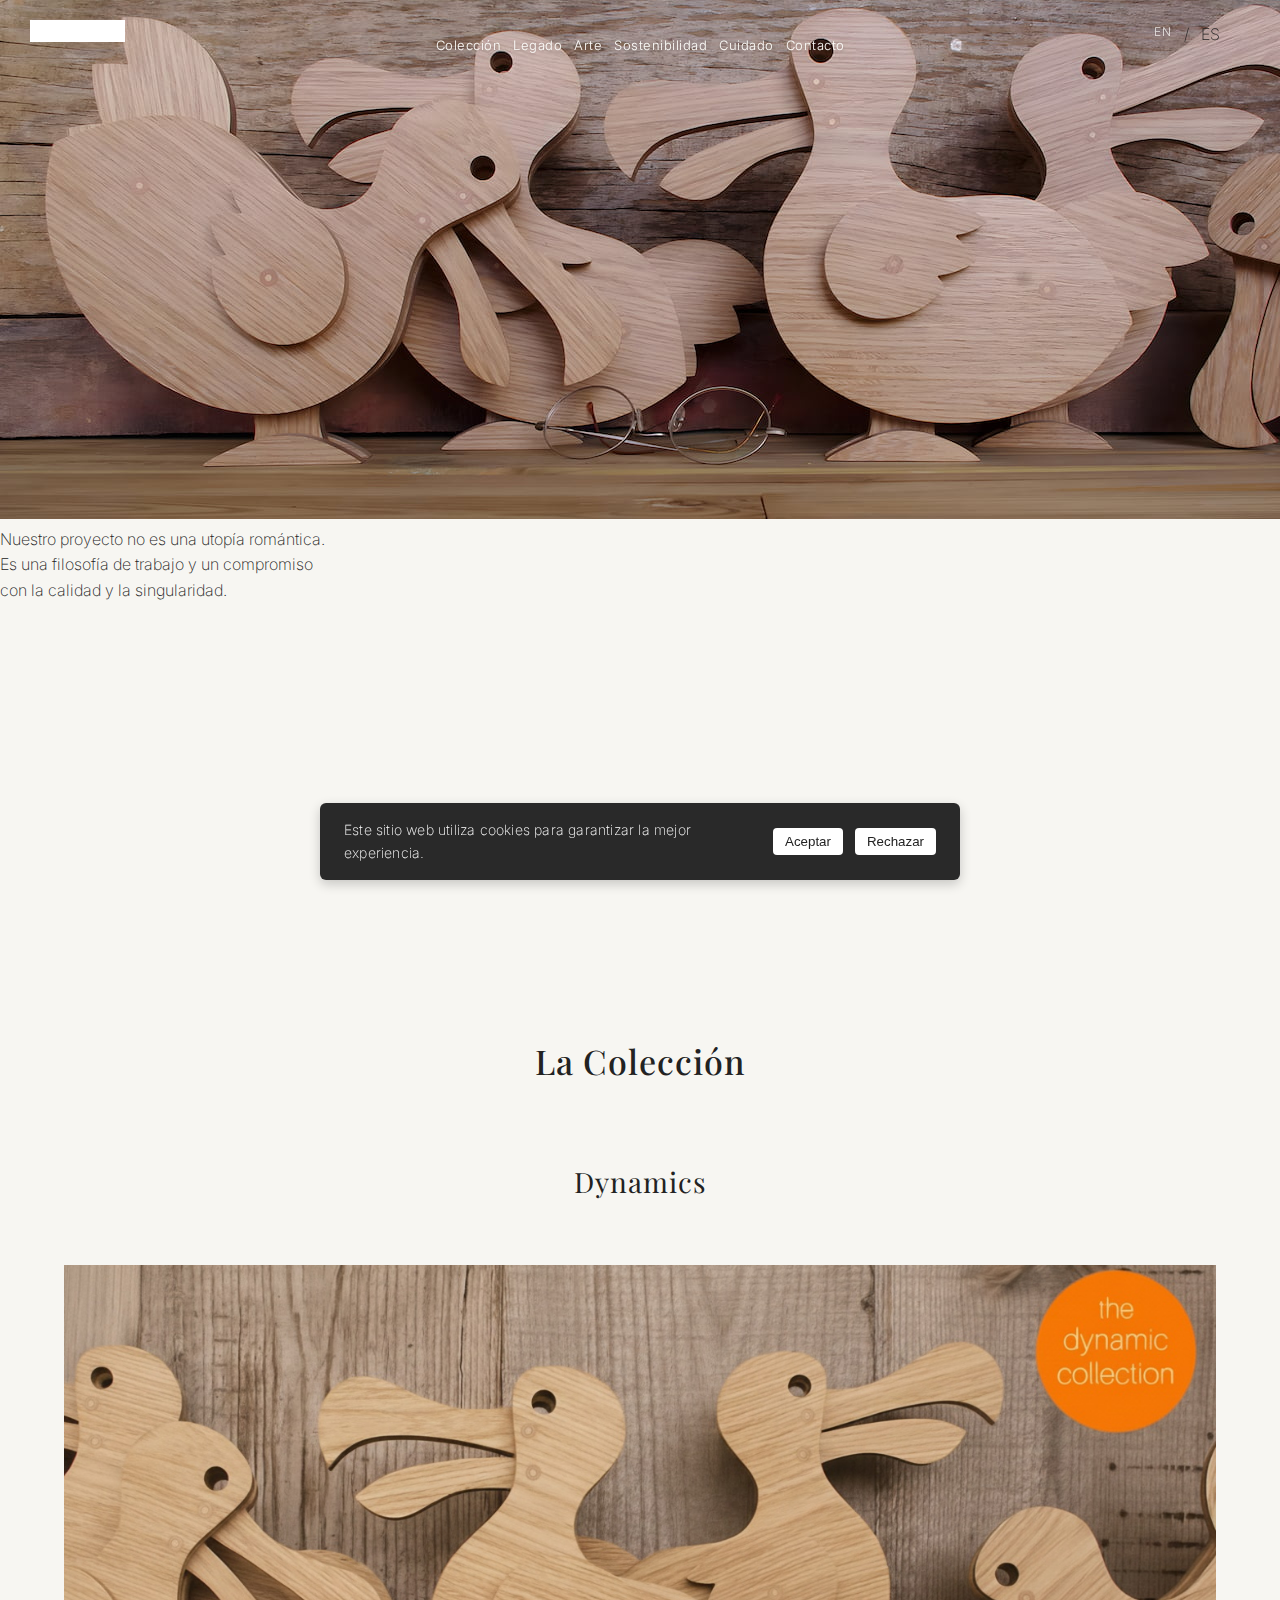
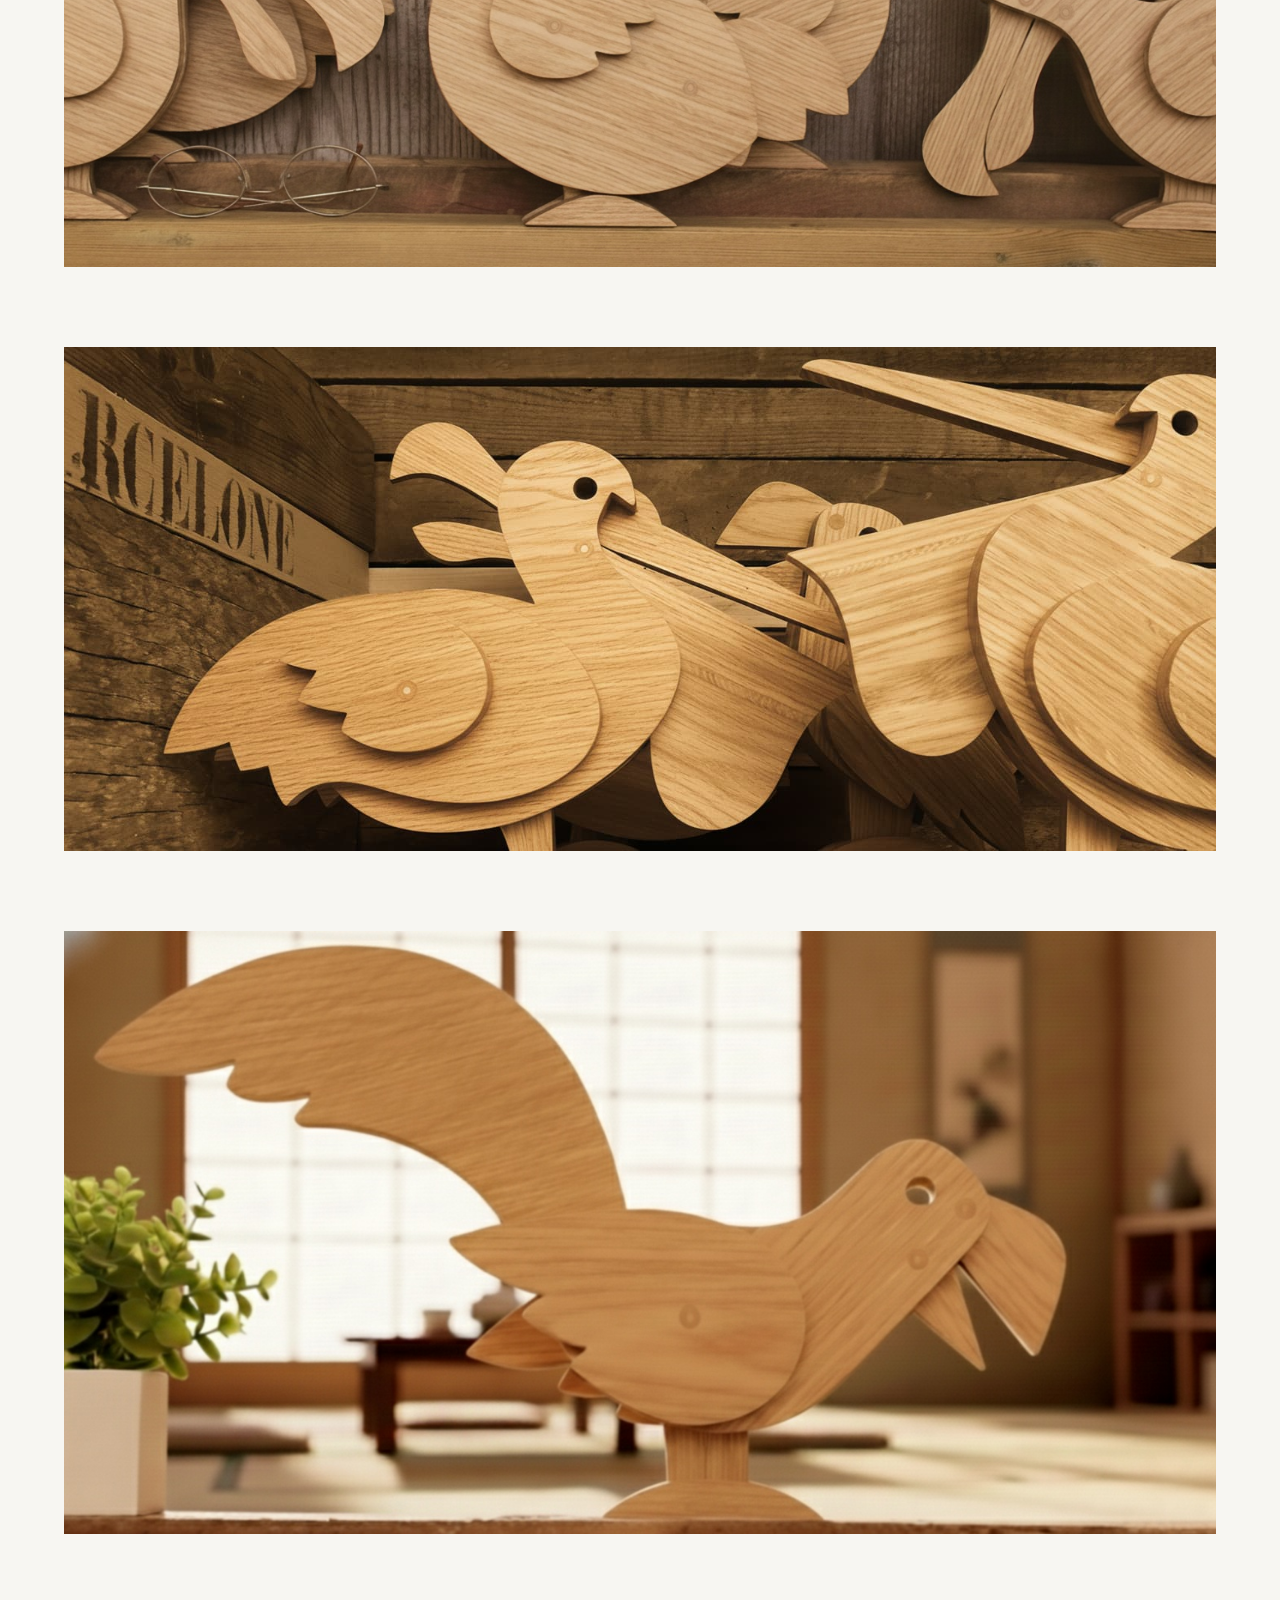
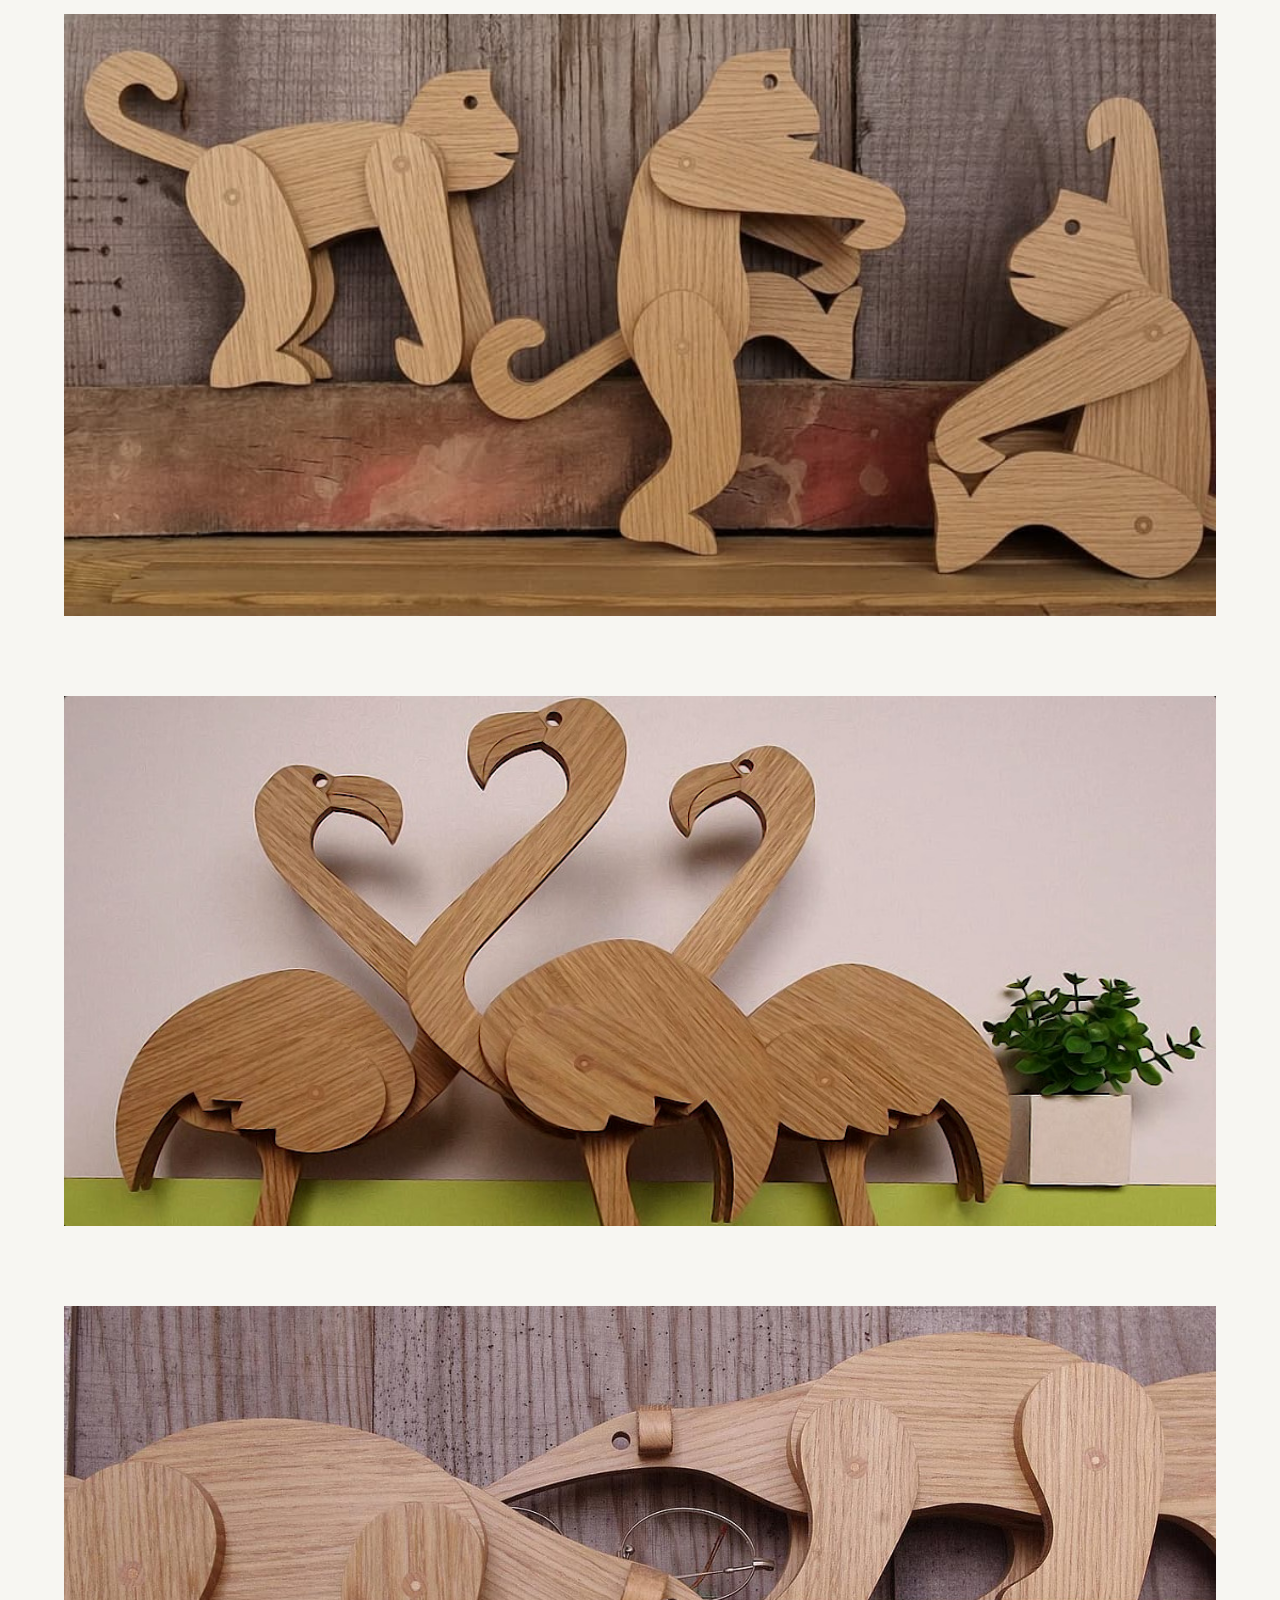
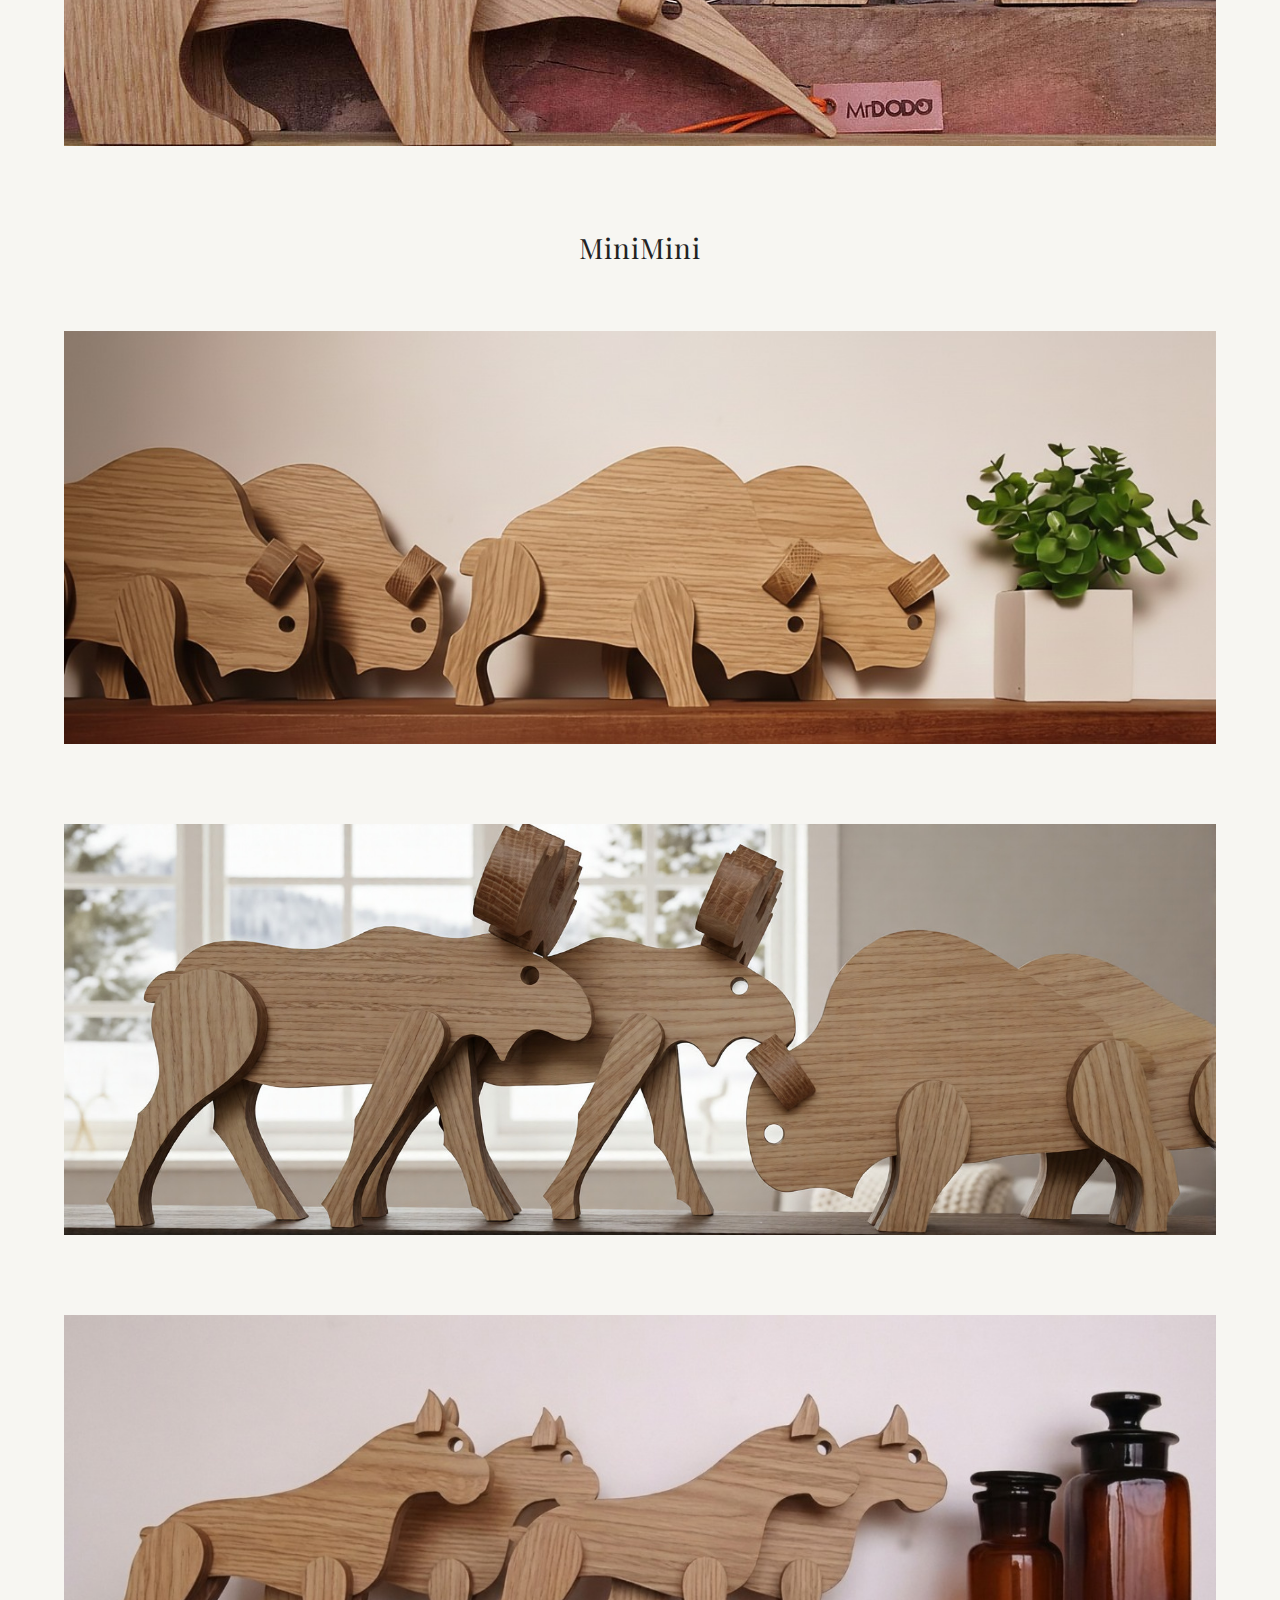
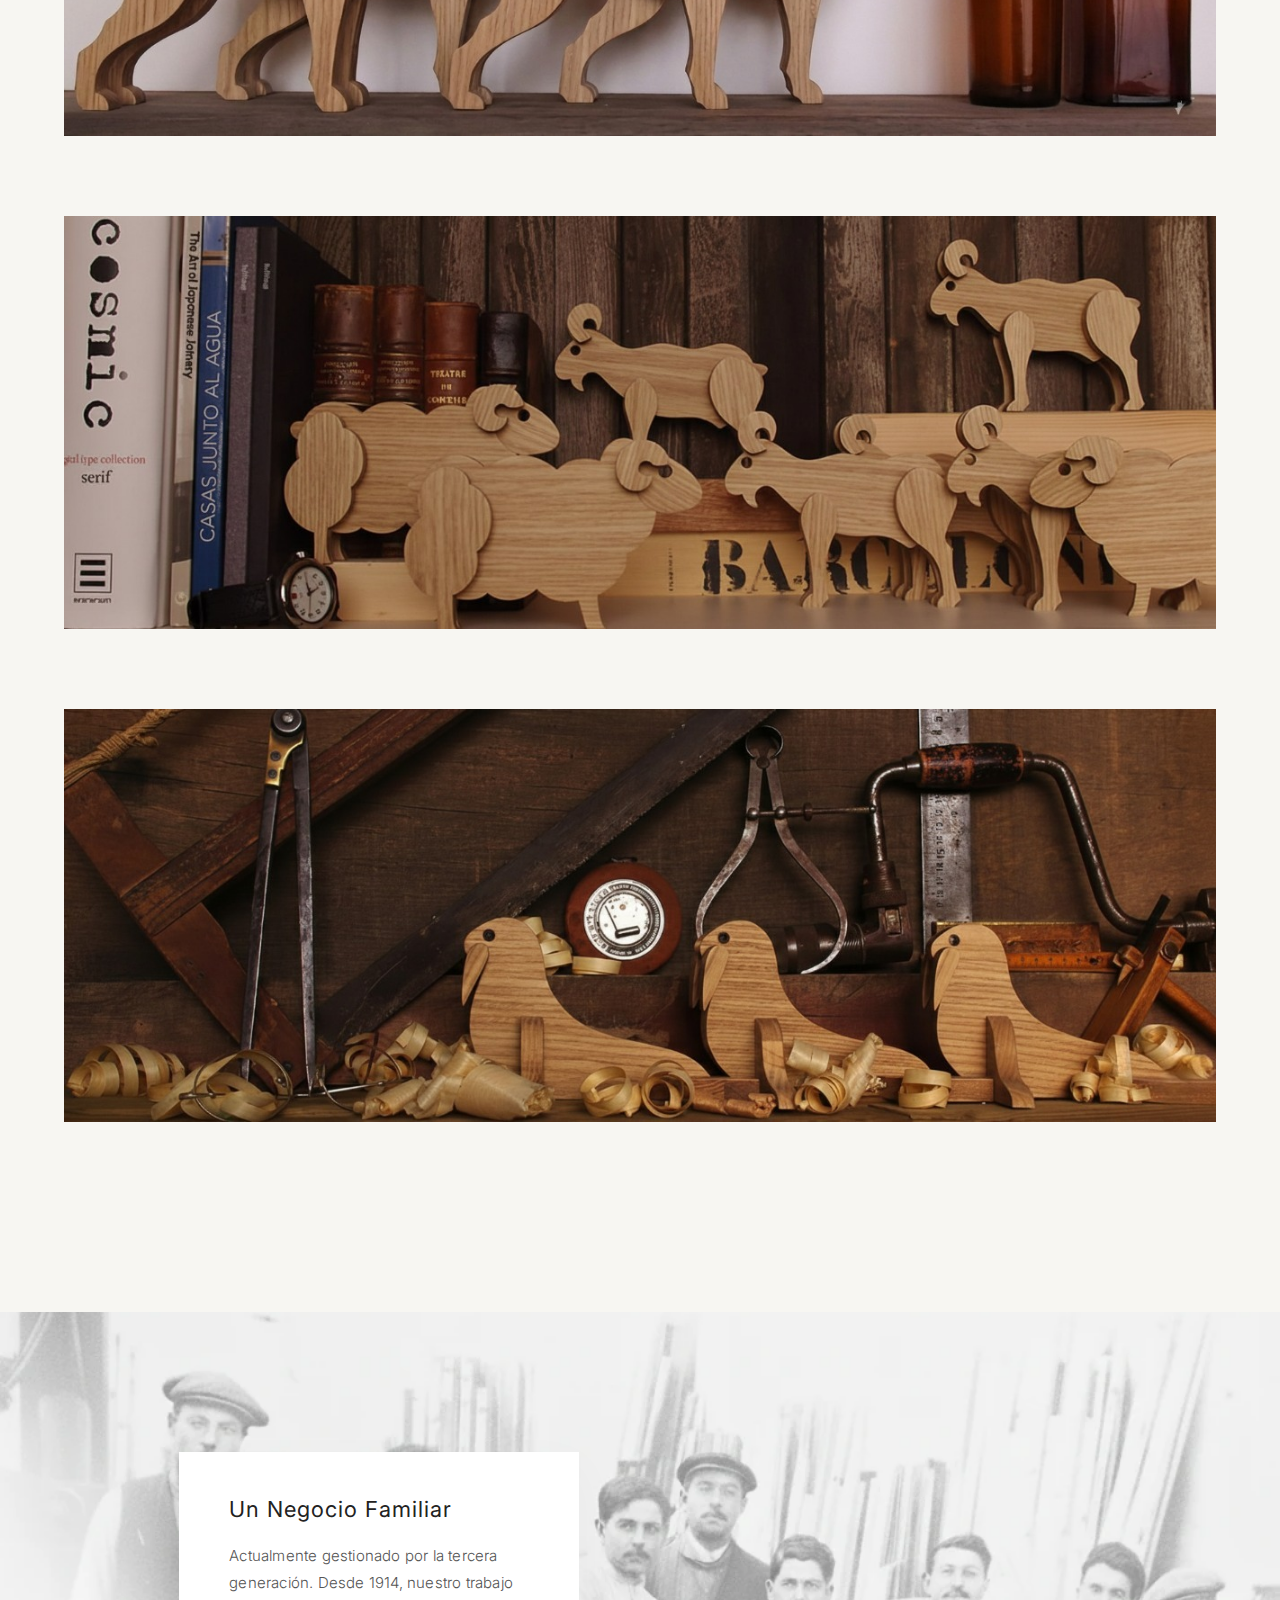
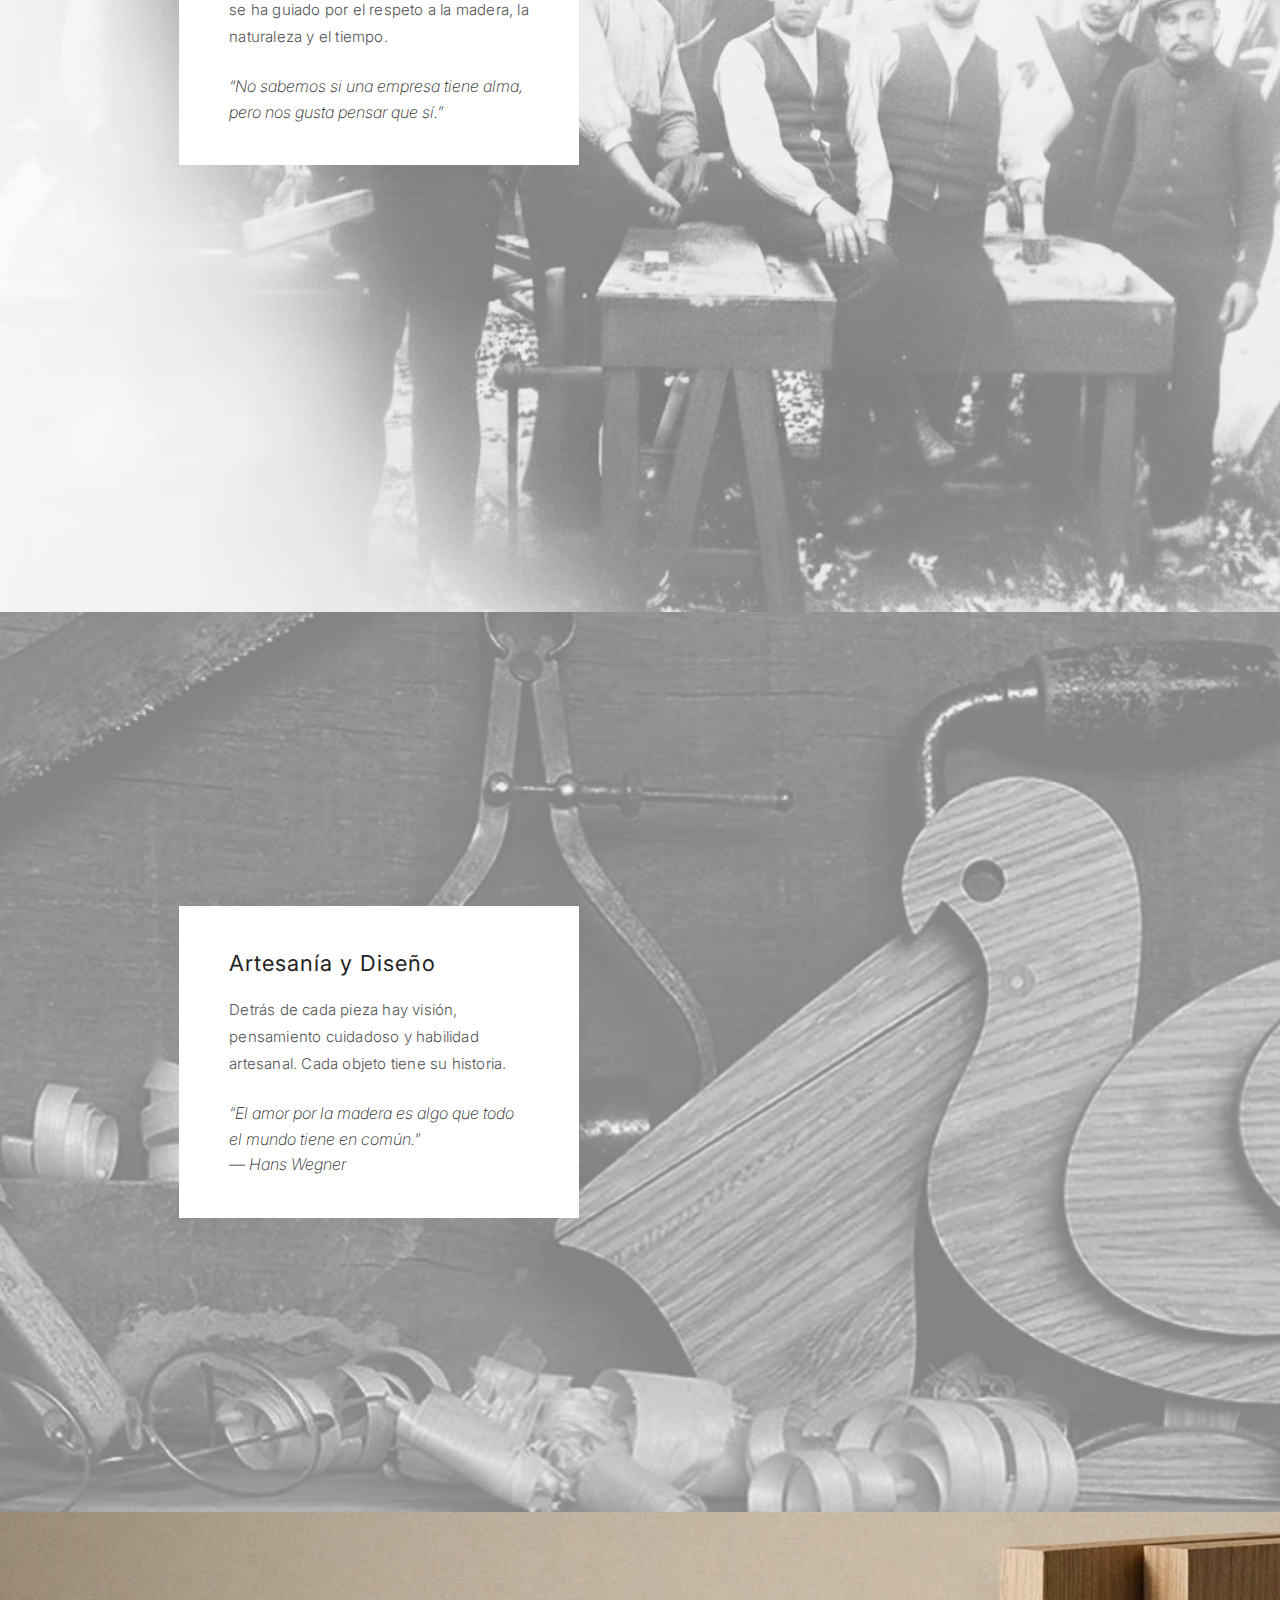
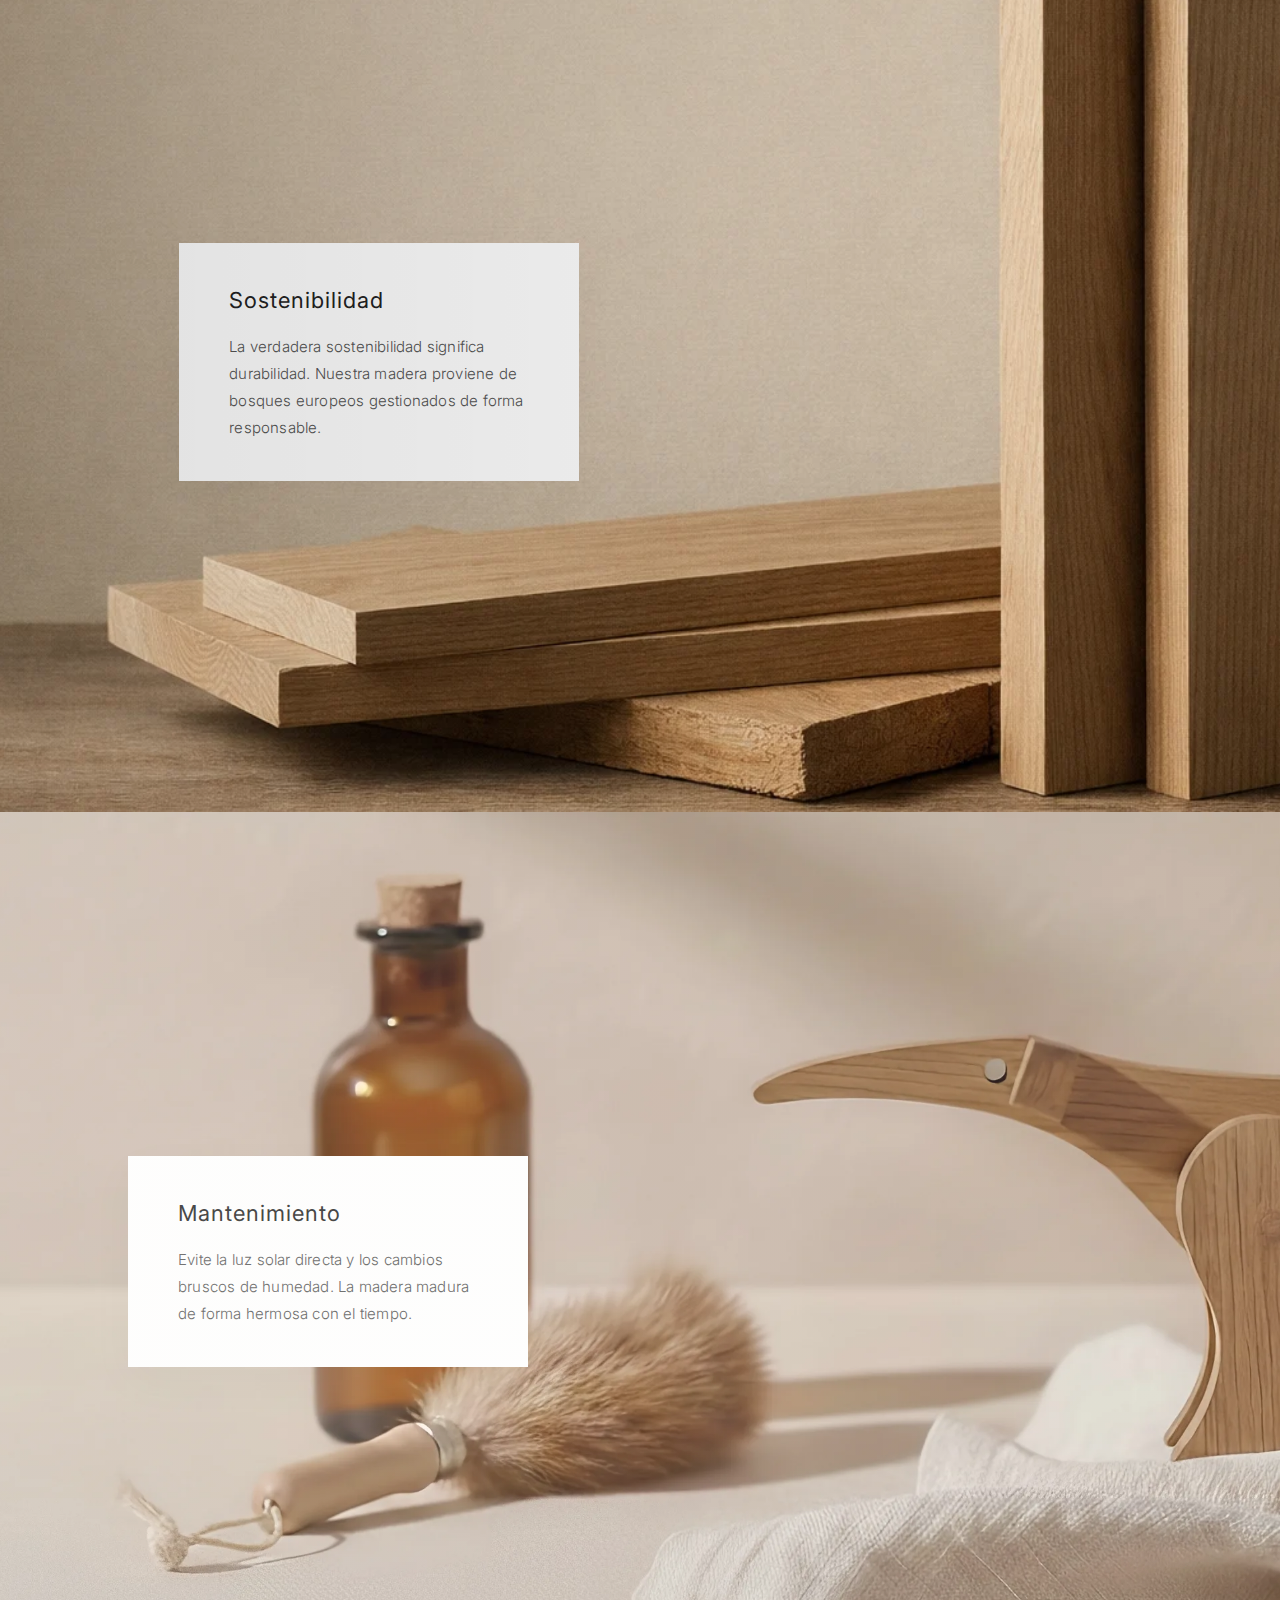
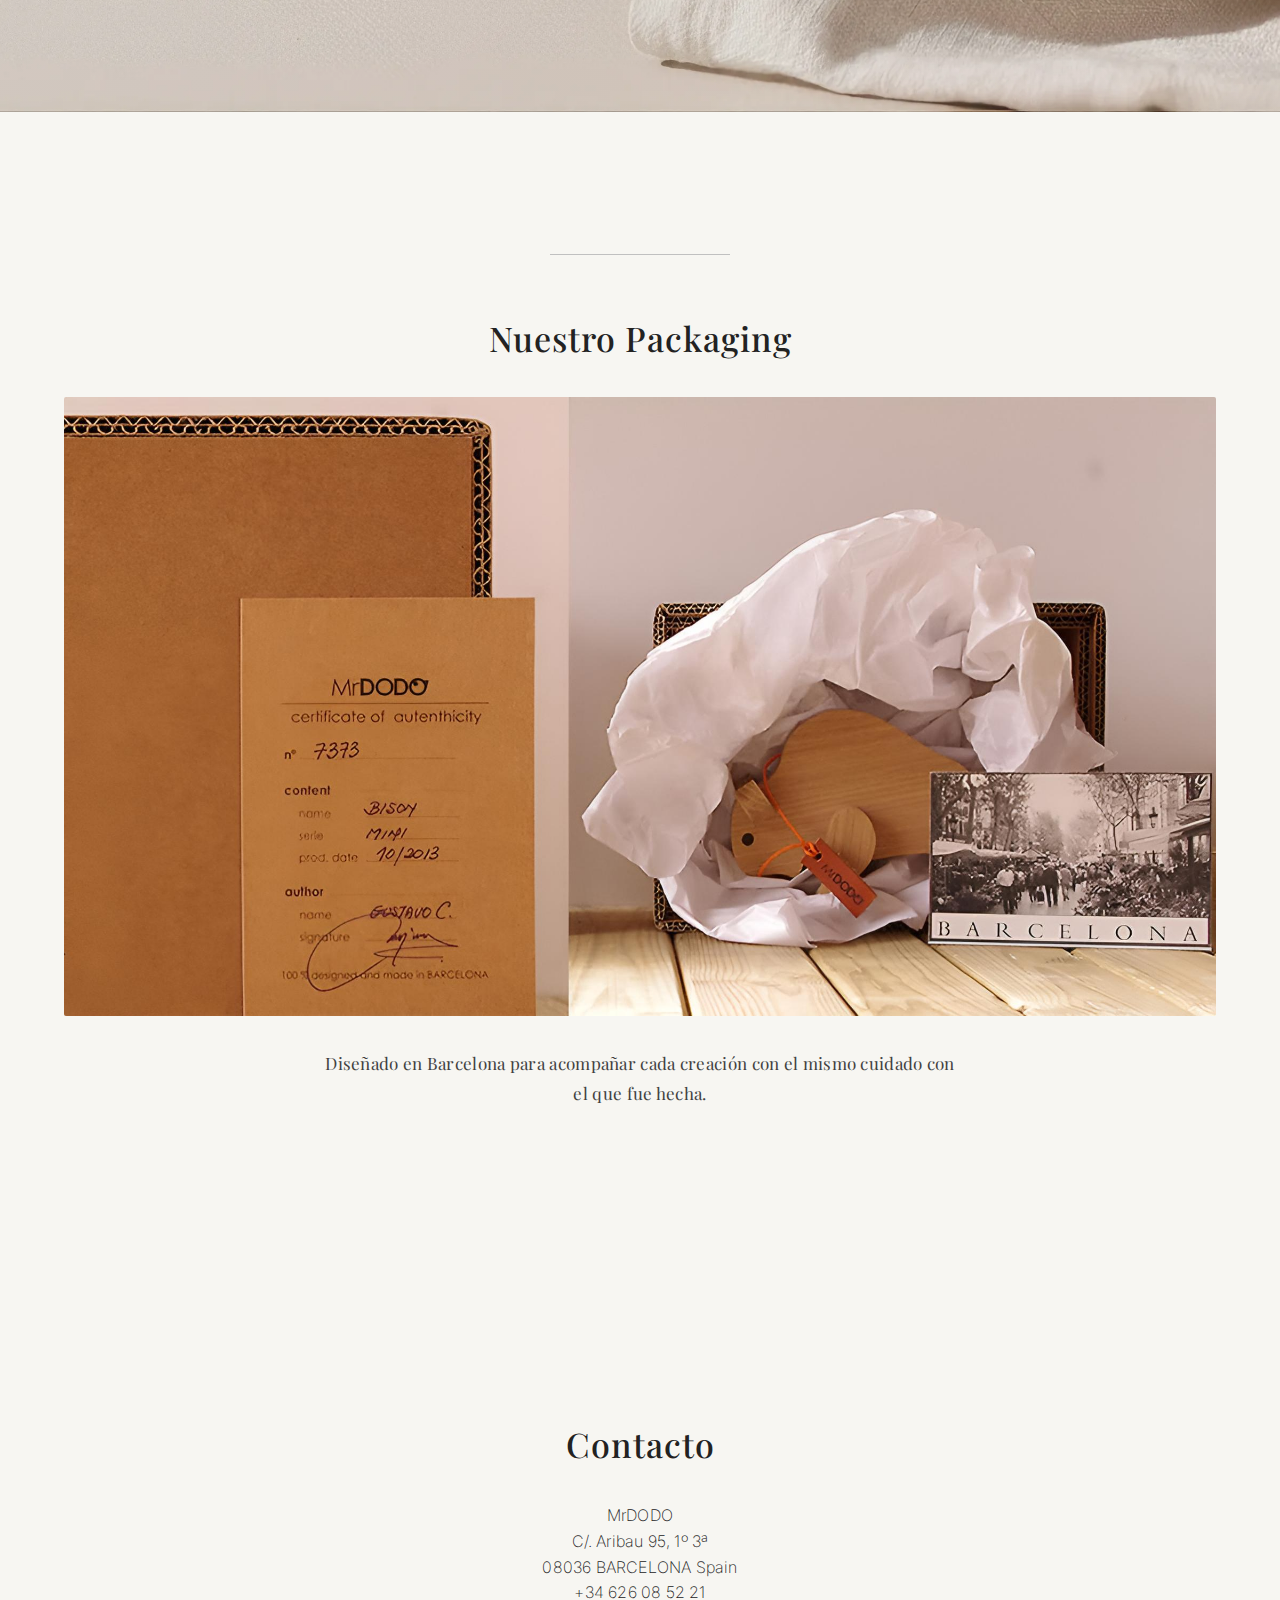
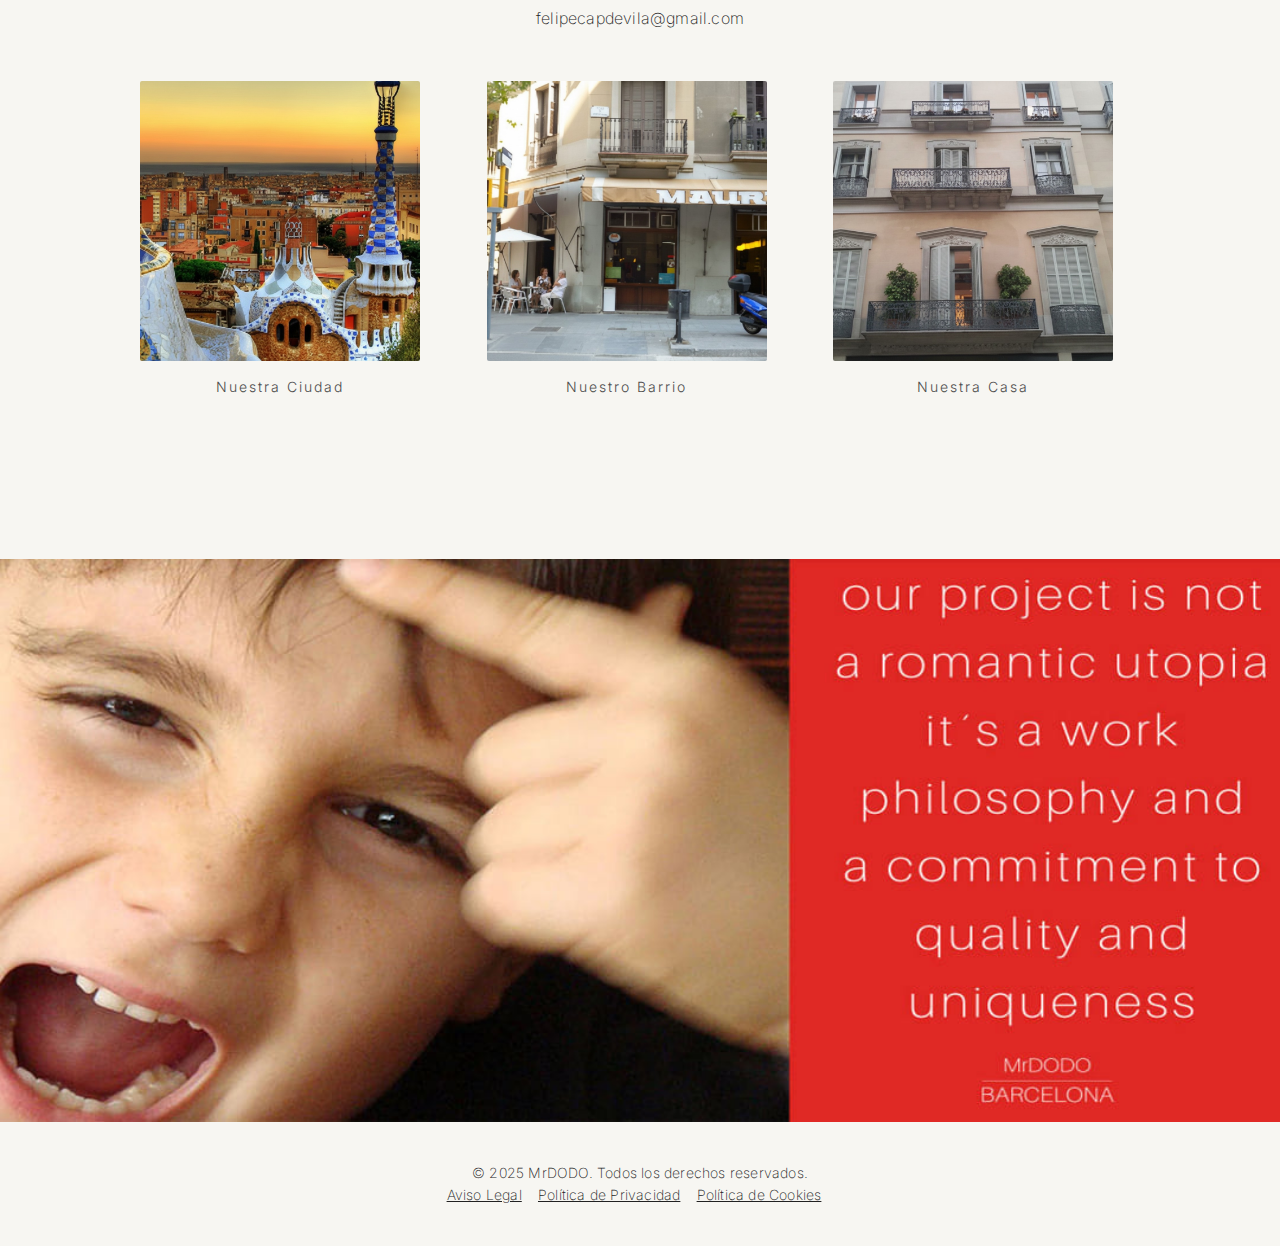
<file: index-es.html>
<!DOCTYPE html>
<html lang="es">
<head>
  <meta charset="UTF-8">
  <title>MrDODO — Objetos de Madera Articulados</title>
  <meta name="viewport" content="width=device-width, initial-scale=1.0">
  <link rel="stylesheet" href="css/style.css">
</head>

<body>

<!-- HEADER -->
<header class="site-header">
  <div class="header-inner">
    <a href="#top" class="logo-link">
      <img src="images/logo.png" alt="MrDODO" class="logo">
    </a>

    <nav class="main-nav">
      <ul>
        <li class="has-submenu">
          <a href="#">Colección</a>
          <ul class="submenu">
            <li><a href="#collection-dynamics">Dynamics</a></li>
            <li><a href="#collection-minimini">MiniMini</a></li>
          </ul>
        </li>
        <li><a href="#heritage">Legado</a></li>
        <li><a href="#craft">Arte</a></li>
        <li><a href="#eco">Sostenibilidad</a></li>
        <li><a href="#maintenance">Cuidado</a></li>
        <li><a href="#contact">Contacto</a></li>
      </ul>
    </nav>

    <button class="menu-toggle" aria-label="Open menu">
      <span class="bar"></span>
      <span class="bar"></span>
      <span class="bar"></span>
    </button>

    <div class="lang-switch">
  <a href="index.html">EN</a> / <span class="active-lang">ES</span>
  </div>
  </div>
</header>

<!-- HERO -->
<section class="hero">
  <div class="hero-image">
    <img src="images/hero-01.jpg" alt="Objeto articulado de MrDODO">
  </div>
  <div class="hero-quote">
    Nuestro proyecto no es una utopía romántica.<br>
    Es una filosofía de trabajo y un compromiso<br>
    con la calidad y la singularidad.
  </div>
</section>

<!-- COLLECTION -->
<section id="collection" class="section">
  <h2 class="section-title">La Colección</h2>

  <h3 id="collection-dynamics" class="subsection-title">Dynamics</h3>
  <div class="animal"><img src="images/dynamics/dyn-01.jpg" alt="Dynamic 01"></div>
  <div class="animal"><img src="images/dynamics/dyn-02.jpg" alt="Dynamic 02"></div>
  <div class="animal"><img src="images/dynamics/dyn-03.jpg" alt="Dynamic 03"></div>
  <div class="animal"><img src="images/dynamics/dyn-04.jpg" alt="Dynamic 04"></div>
  <div class="animal"><img src="images/dynamics/dyn-05.jpg" alt="Dynamic 05"></div>
  <div class="animal"><img src="images/dynamics/dyn-06.jpg" alt="Dynamic 06"></div>

  <h3 id="collection-minimini" class="subsection-title">MiniMini</h3>
  <div class="animal"><img src="images/minimini/mini-01.jpg" alt="Mini 01"></div>
  <div class="animal"><img src="images/minimini/mini-02.jpg" alt="Mini 02"></div>
  <div class="animal"><img src="images/minimini/mini-03.jpg" alt="Mini 03"></div>
  <div class="animal"><img src="images/minimini/mini-04.jpg" alt="Mini 04"></div>
  <div class="animal"><img src="images/minimini/mini-05.jpg" alt="Mini 05"></div>
</section>

<!-- OTHER SECTIONS -->
<section id="heritage" class="section bg heritage">
  <div class="overlay">
    <h2>Un Negocio Familiar</h2>
    <p>
      Actualmente gestionado por la tercera generación. Desde 1914, nuestro trabajo
      se ha guiado por el respeto a la madera, la naturaleza y el tiempo.
    </p>
    <blockquote>
      “No sabemos si una empresa tiene alma, pero nos gusta pensar que sí.”
    </blockquote>
  </div>
</section>

<section id="craft" class="section bg craft">
  <div class="overlay">
    <h2>Artesanía y Diseño</h2>
    <p>
      Detrás de cada pieza hay visión, pensamiento cuidadoso y habilidad artesanal.
      Cada objeto tiene su historia.
    </p>
    <blockquote>
      “El amor por la madera es algo que todo el mundo tiene en común.”<br>
      — Hans Wegner
    </blockquote>
  </div>
</section>

<section id="eco" class="section bg eco">
  <div class="overlay">
    <h2>Sostenibilidad</h2>
    <p>
      La verdadera sostenibilidad significa durabilidad. Nuestra madera proviene de
      bosques europeos gestionados de forma responsable.
    </p>
  </div>
</section>

<section id="maintenance" class="section bg maintenance">
  <div class="overlay">
    <h2>Mantenimiento</h2>
    <p>
      Evite la luz solar directa y los cambios bruscos de humedad.
      La madera madura de forma hermosa con el tiempo.
    </p>
  </div>
</section>

<section class="section packaging">
  <div class="divider"></div>
  <h2 class="section-title">Nuestro Packaging</h2>
  <img src="images/packaging.jpg" alt="Packaging de MrDODO" class="full-image">
  <p>Diseñado en Barcelona para acompañar cada creación con el mismo cuidado con el que fue hecha.</p>
</section>

<section id="contact" class="section contact">
  <div class="divider"></div>
  <h2 class="section-title">Contacto</h2>
  <p class="contact-text">
    MrDODO<br>
    C/. Aribau 95, 1º 3ª<br>
    08036 BARCELONA Spain<br>
    +34 626 08 52 21<br>
    felipecapdevila@gmail.com
  </p>
  <div class="contact-images">
    <div class="contact-item">
      <img src="images/city.jpg" alt="Nuestra ciudad">
      <span class="contact-caption">Nuestra Ciudad</span>
    </div>
    <div class="contact-item">
      <img src="images/neighbourhood.jpg" alt="Nuestro barrio">
      <span class="contact-caption">Nuestro Barrio</span>
    </div>
    <div class="contact-item">
      <img src="images/house.jpg" alt="Nuestra casa">
      <span class="contact-caption">Nuestra Casa</span>
    </div>
  </div>
</section>

<section class="final-image">
  <img src="images/editorial-final.jpg" alt="Filosofía de MrDODO">
</section>

<!-- COOKIE POPUP -->
<div id="cookie-popup" class="cookie-popup">
  <p>Este sitio web utiliza cookies para garantizar la mejor experiencia.</p>
  <button id="accept-cookies">Aceptar</button>
  <button id="reject-cookies">Rechazar</button>
</div>

<!-- FOOTER -->
<footer class="site-footer section">
  <p>&copy; 2025 MrDODO. Todos los derechos reservados.</p>
  <p>
    <a href="legal/aviso-legal-es.html">Aviso Legal</a>
    <a href="legal/politica-privacidad-es.html">Política de Privacidad</a>
    <a href="legal/politica-cookies-es.html">Política de Cookies</a>
  </p>
</footer>

<!-- SCRIPT -->
<script>
document.addEventListener('DOMContentLoaded', function () {
  const toggle = document.querySelector('.menu-toggle');
  const nav = document.querySelector('.main-nav');

  toggle.addEventListener('click', () => {
    nav.classList.toggle('open');
  });

  nav.querySelectorAll('a').forEach(link => {
    link.addEventListener('click', () => {
      if(window.innerWidth <= 768) nav.classList.remove('open');
    });
  });

  // Cookie popup
  const popup = document.getElementById('cookie-popup');
  const btnAccept = document.getElementById('accept-cookies');
  const btnReject = document.getElementById('reject-cookies');
  if (!localStorage.getItem('cookiesAccepted')) {
    popup.style.display = 'flex';
  }
  btnAccept.addEventListener('click', () => {
    localStorage.setItem('cookiesAccepted', 'true');
    popup.style.display = 'none';
  });
  btnReject.addEventListener('click', () => {
    window.close();
  });
});
</script>

</body>
</html>
</file>
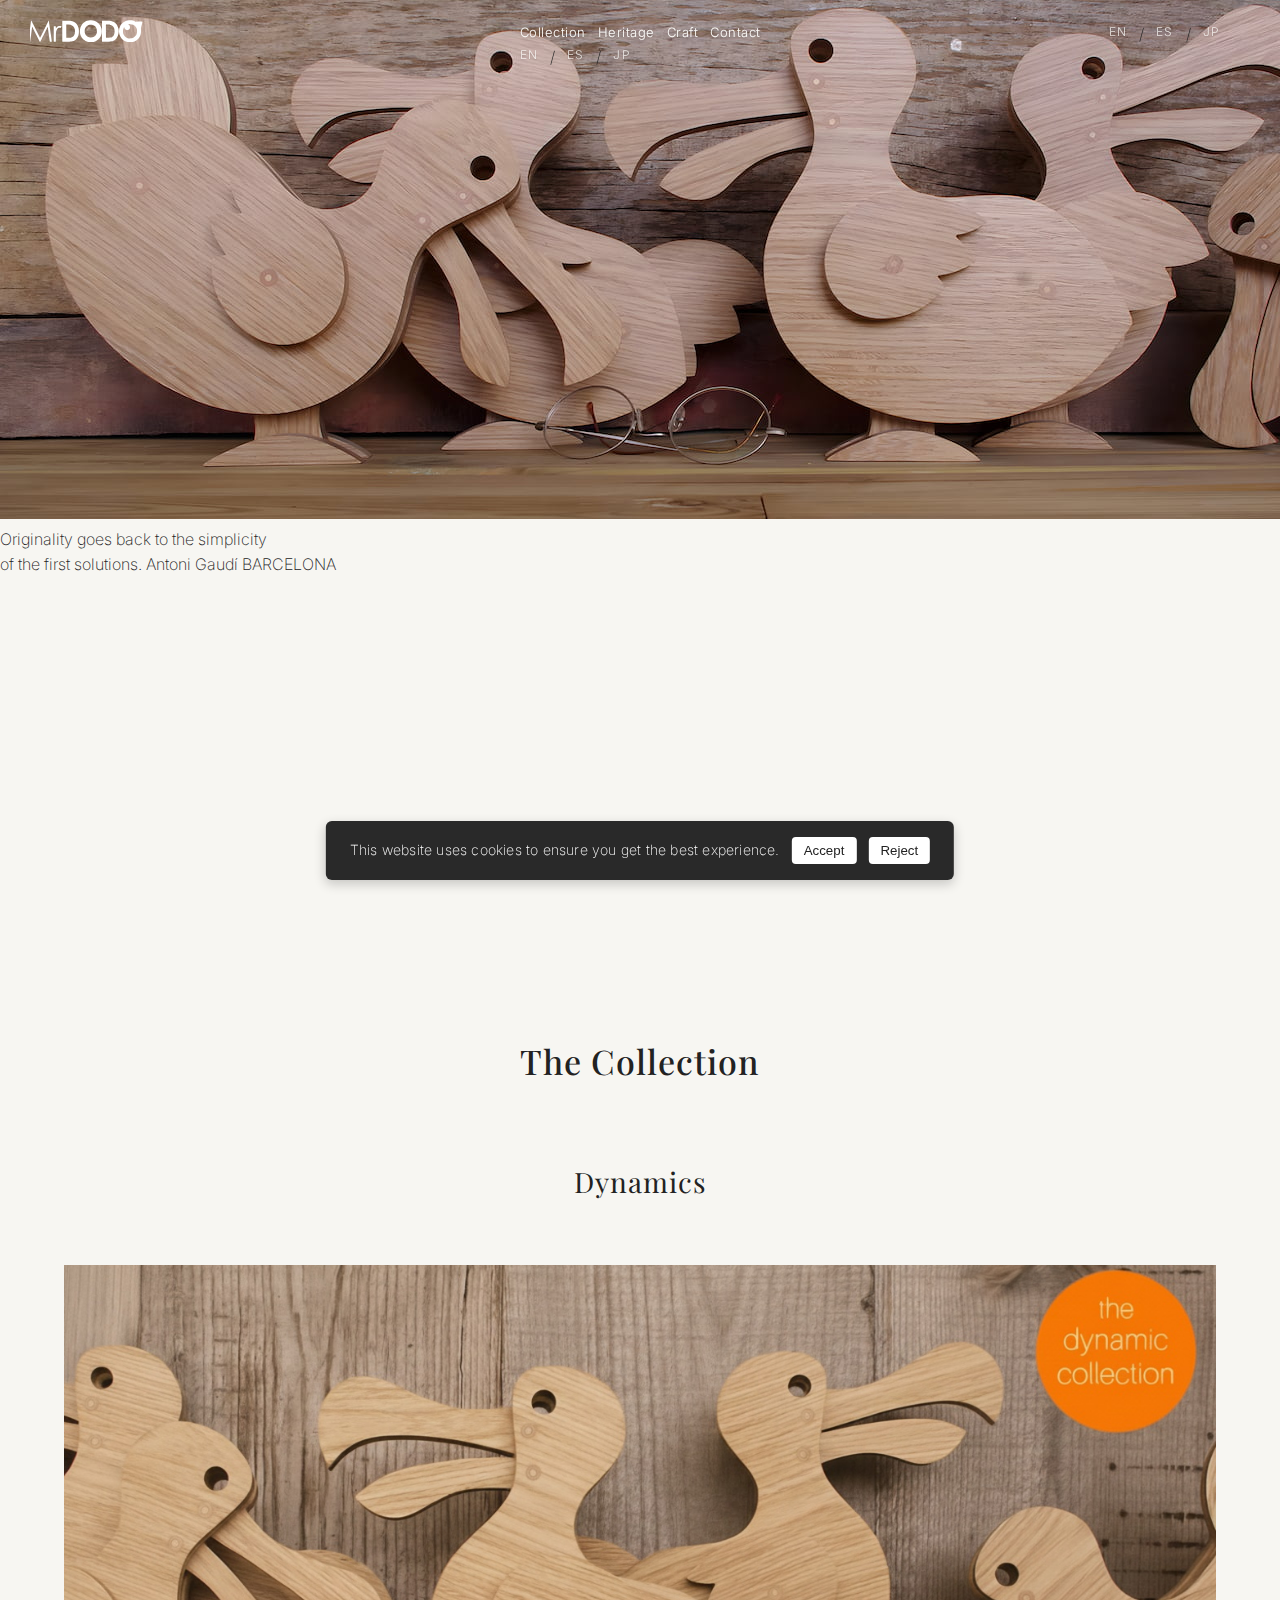
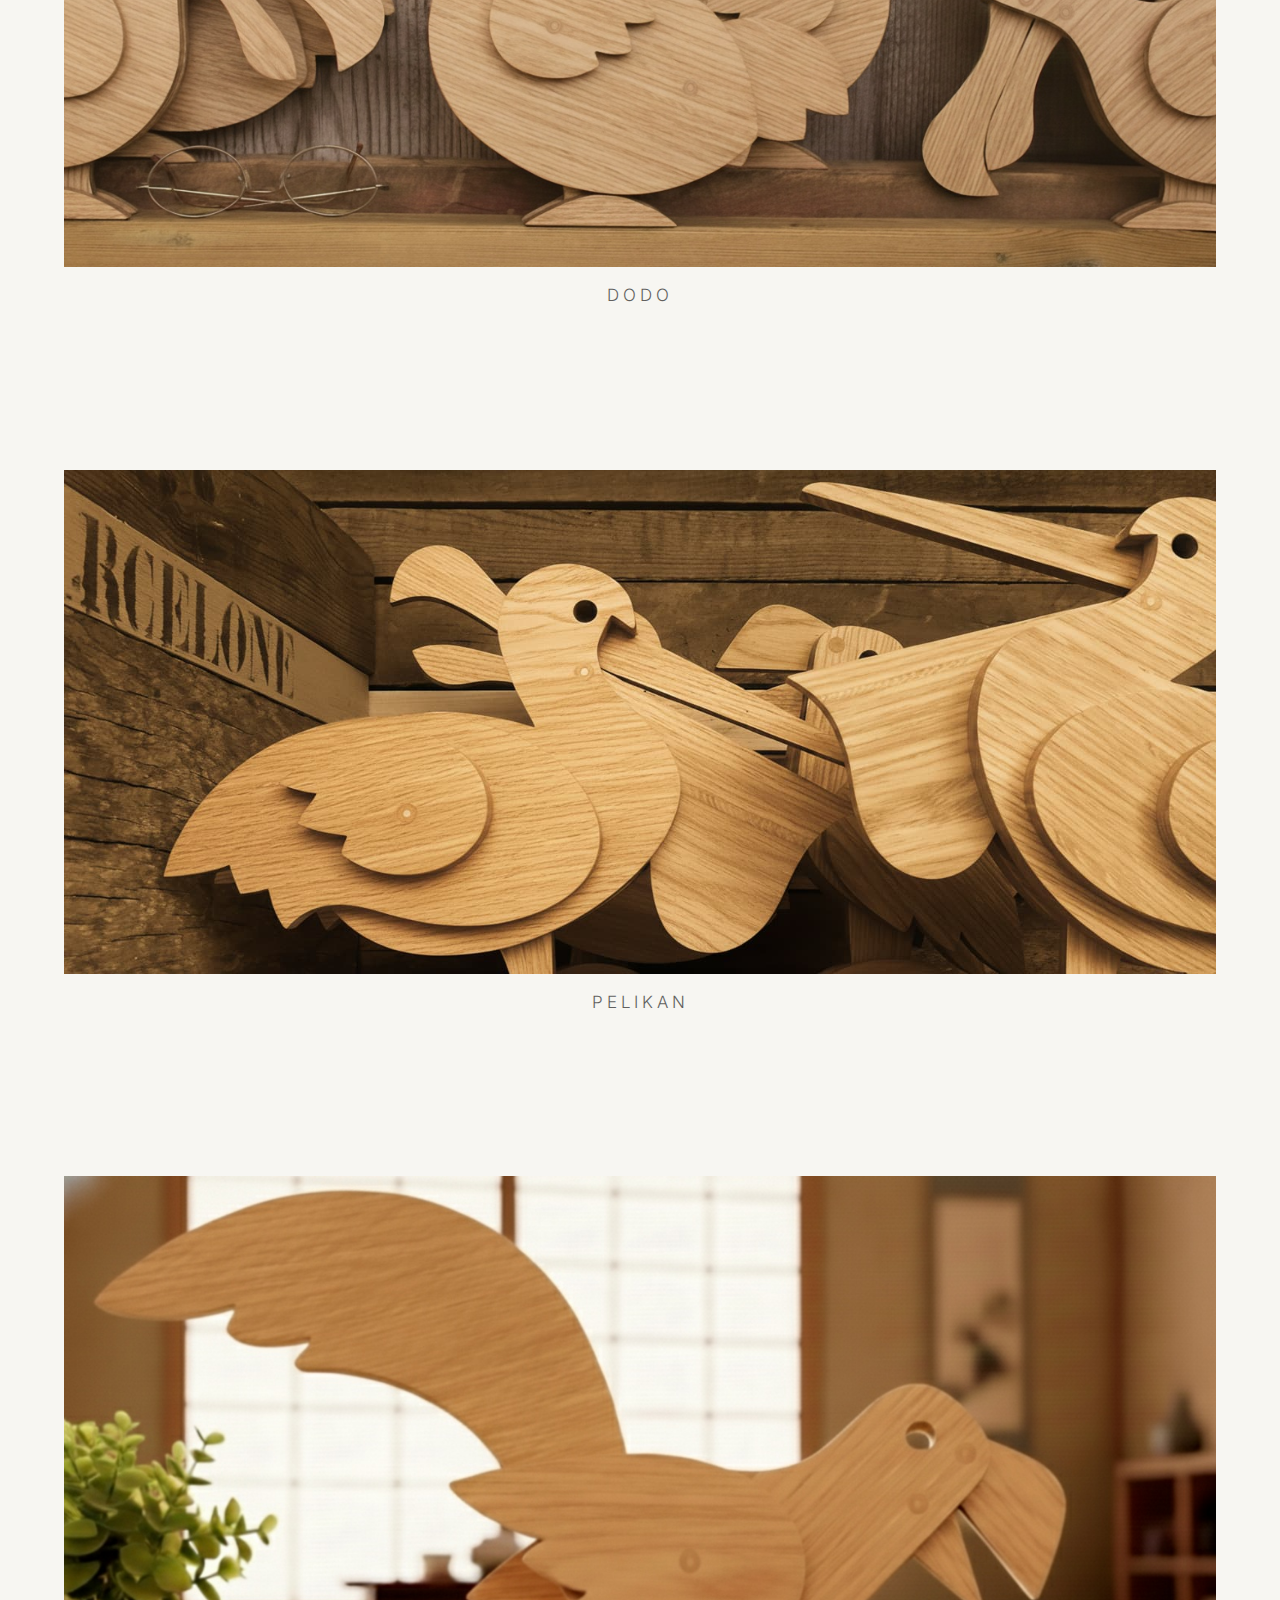
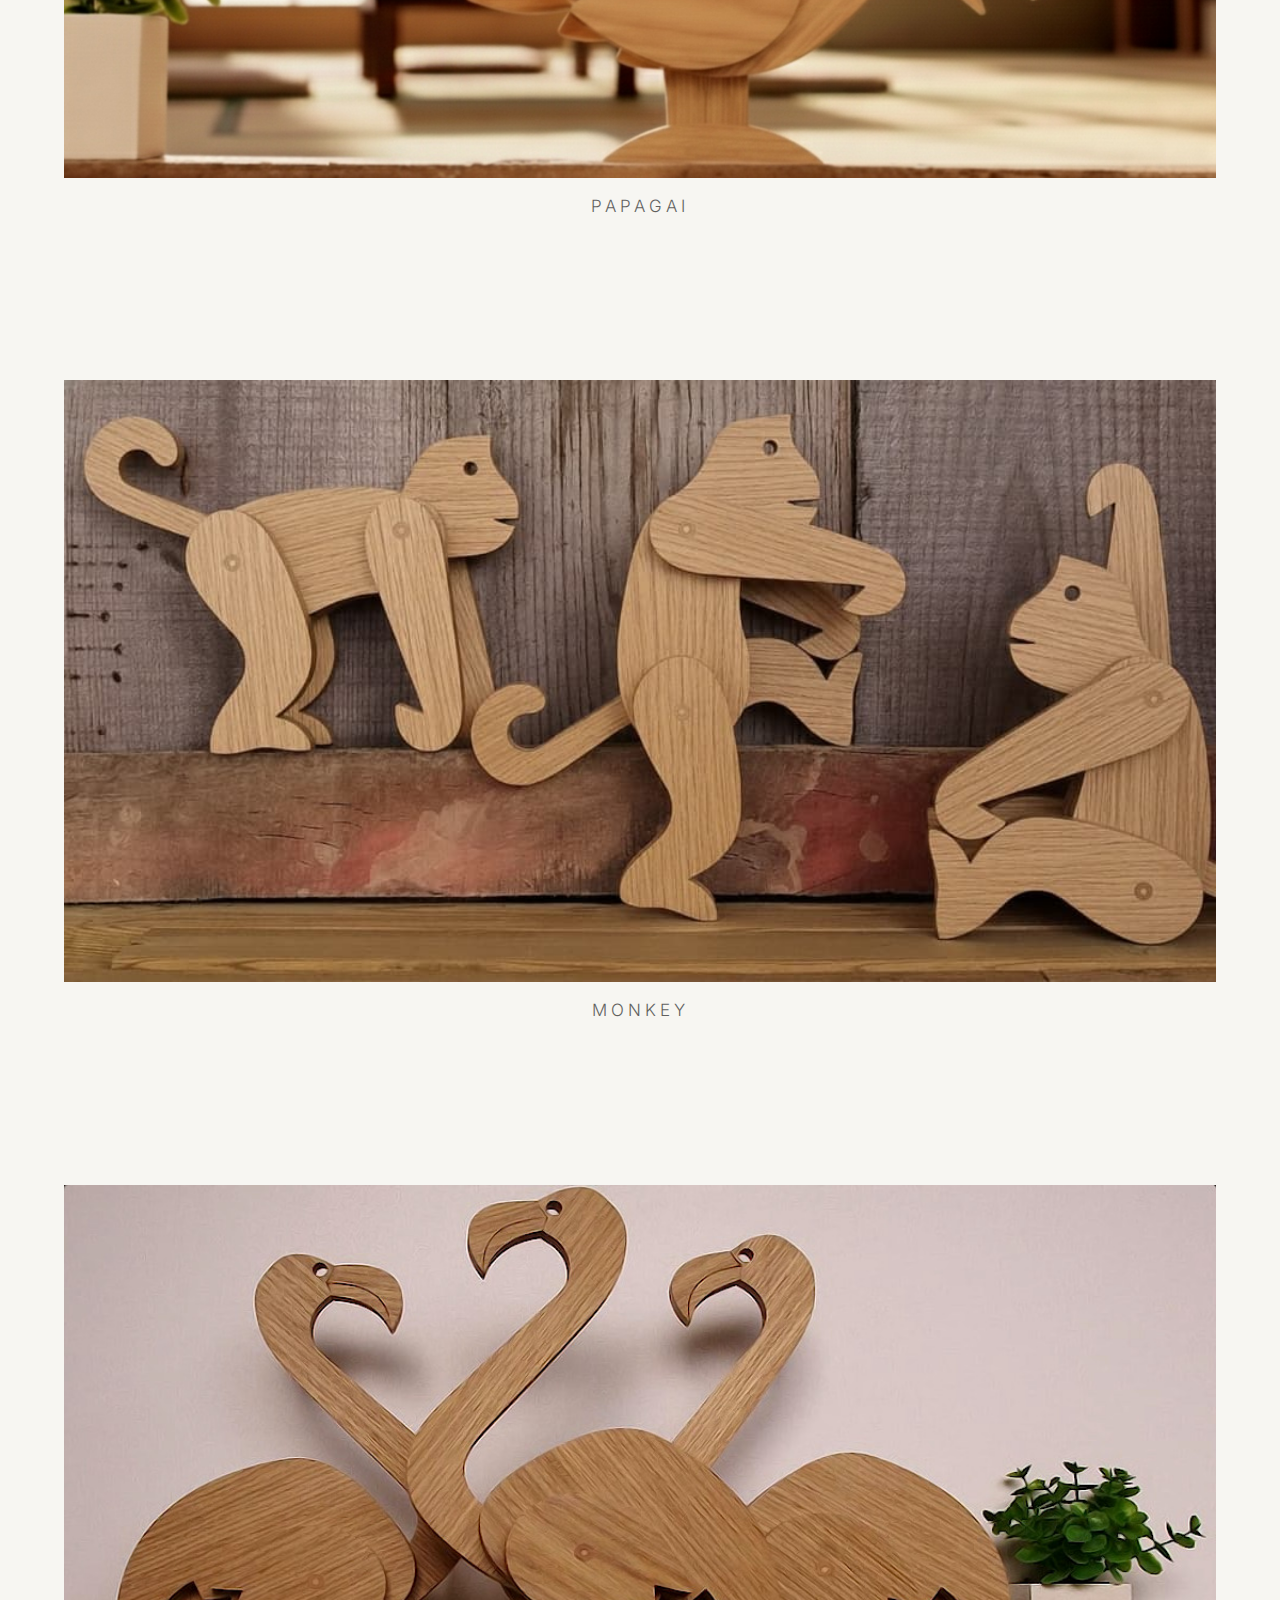
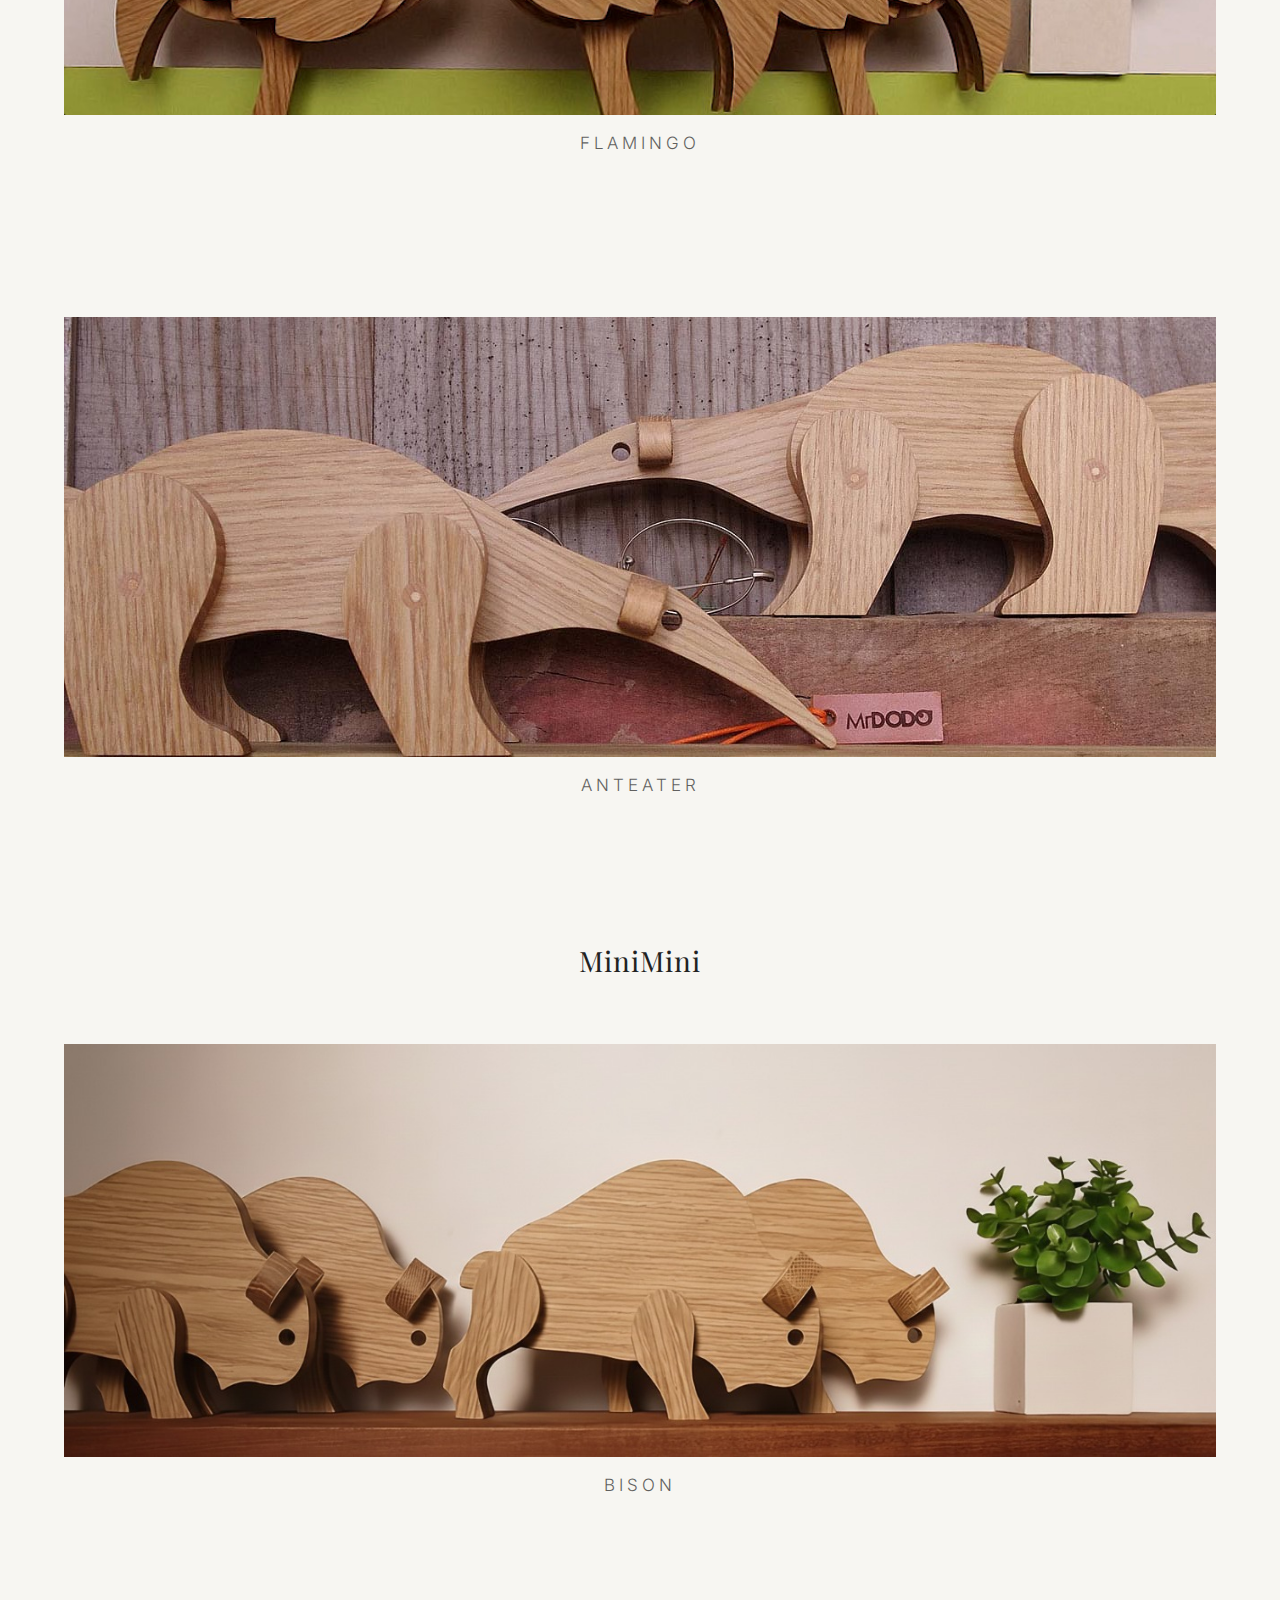
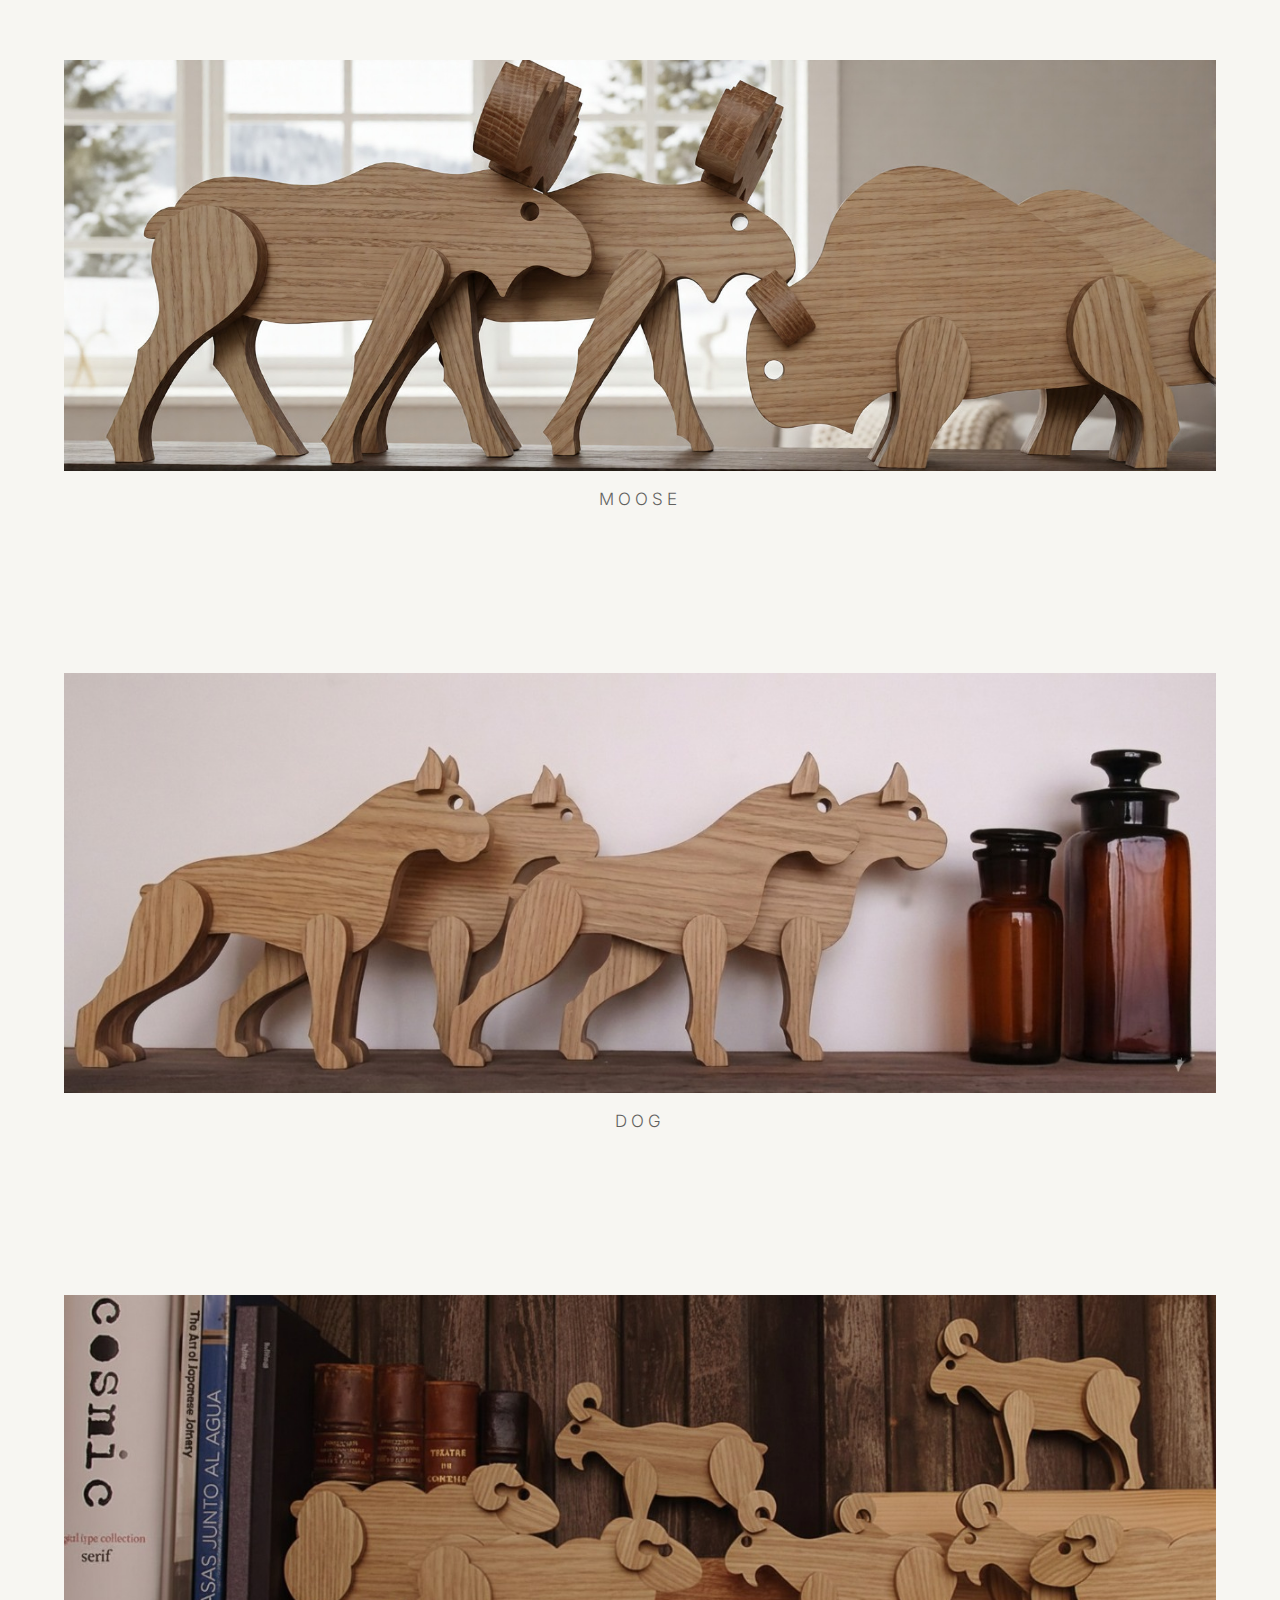
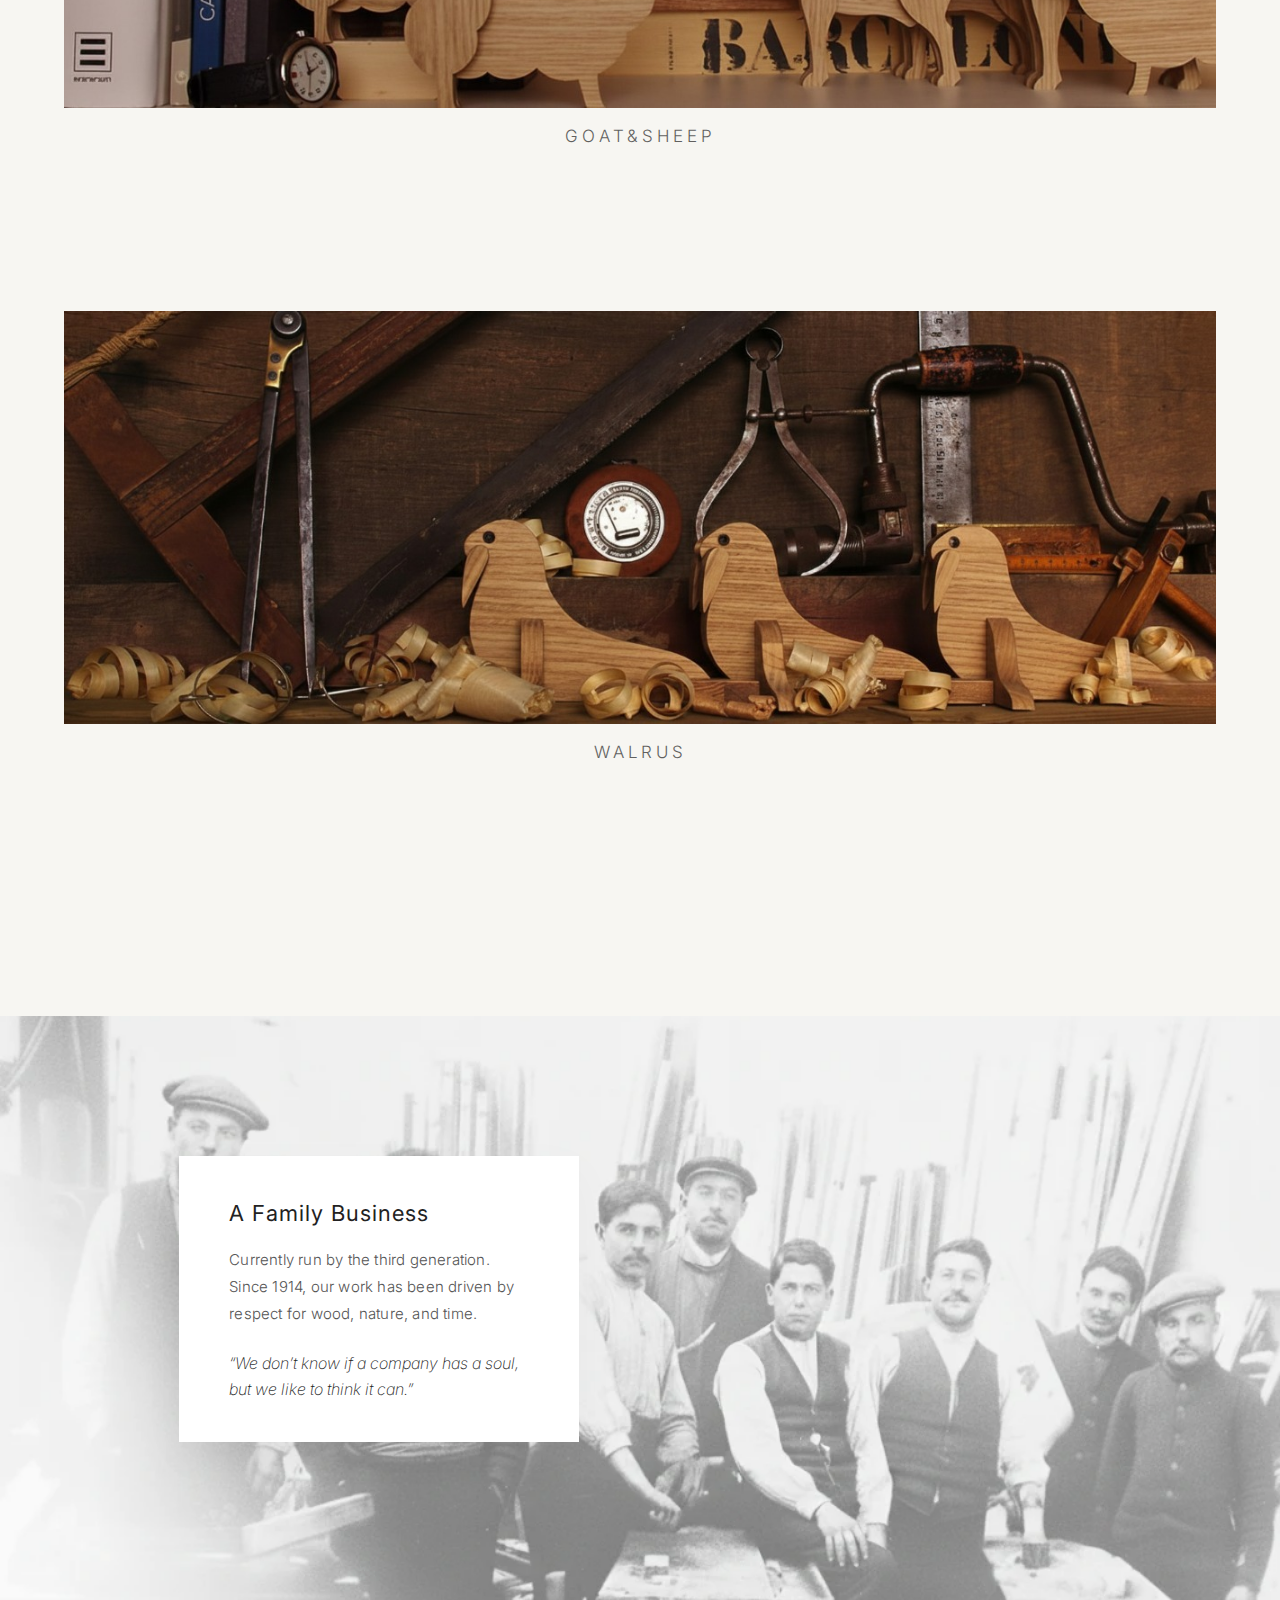
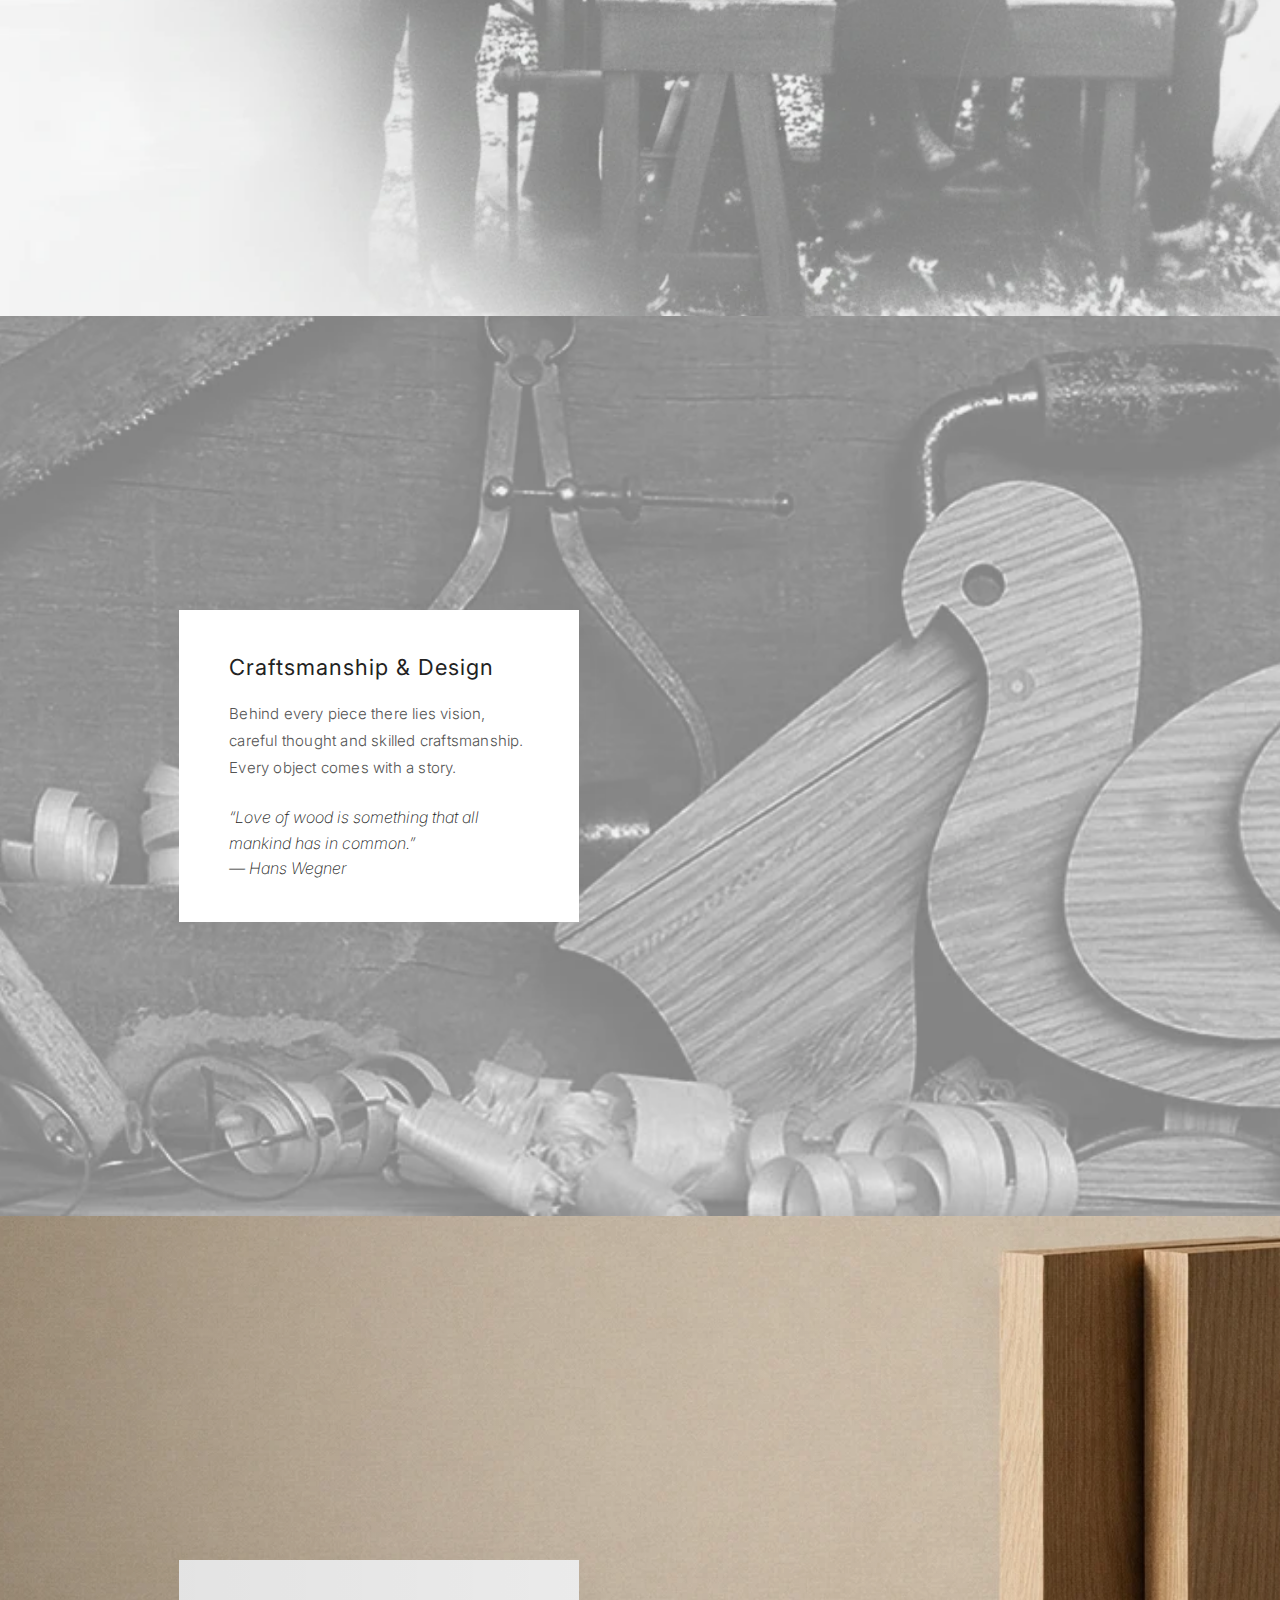
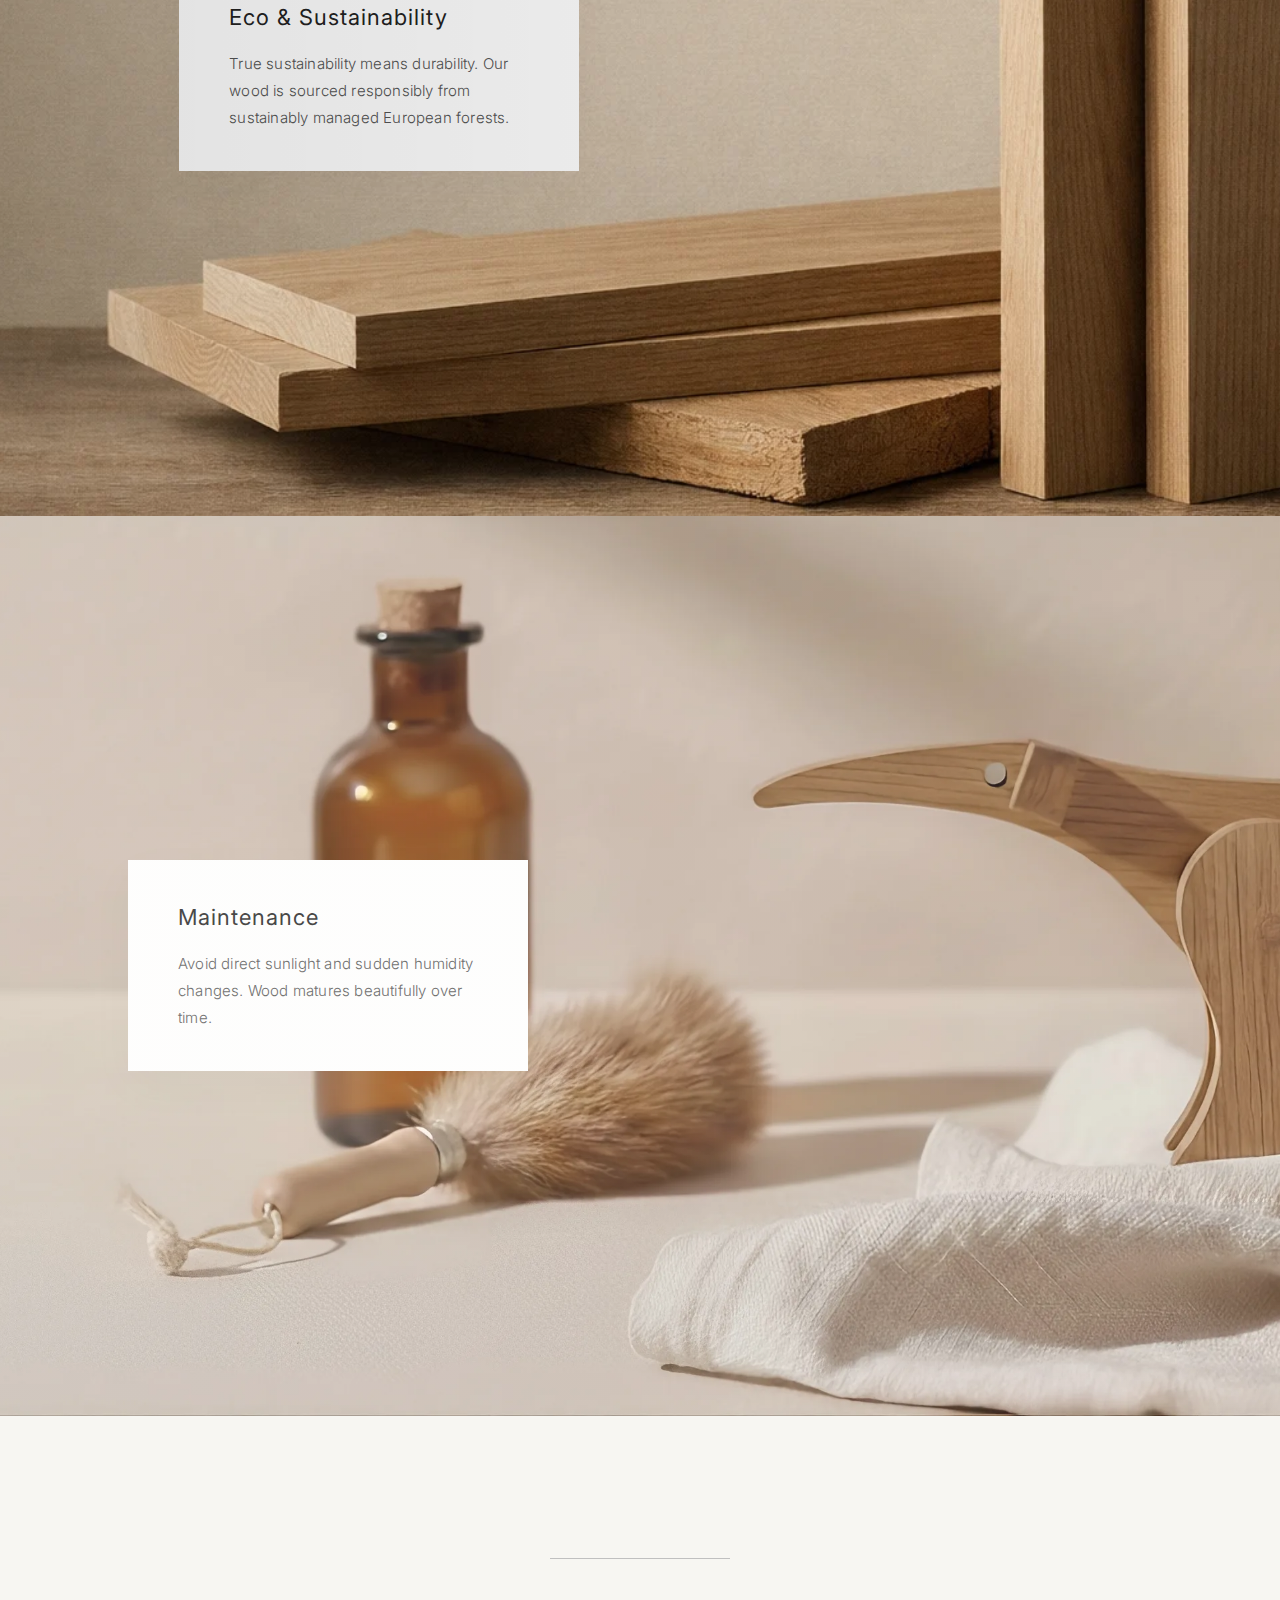
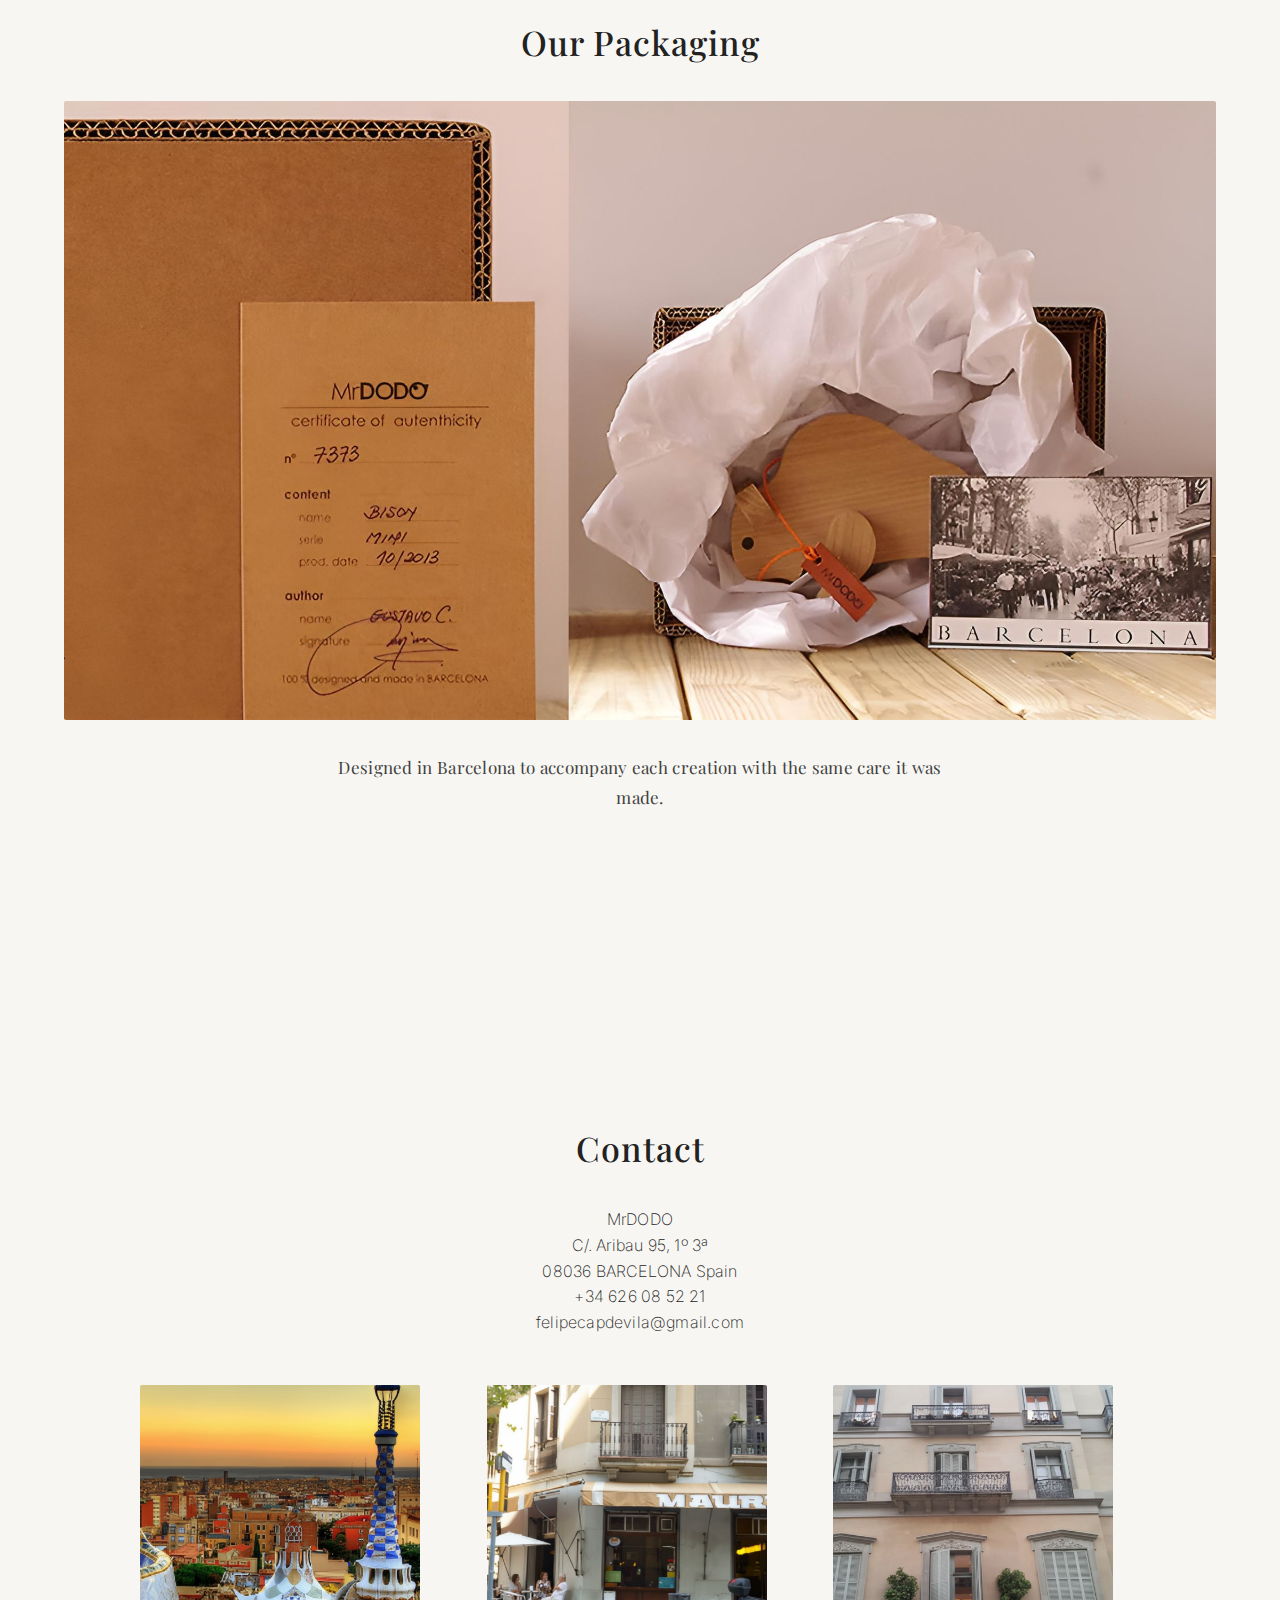
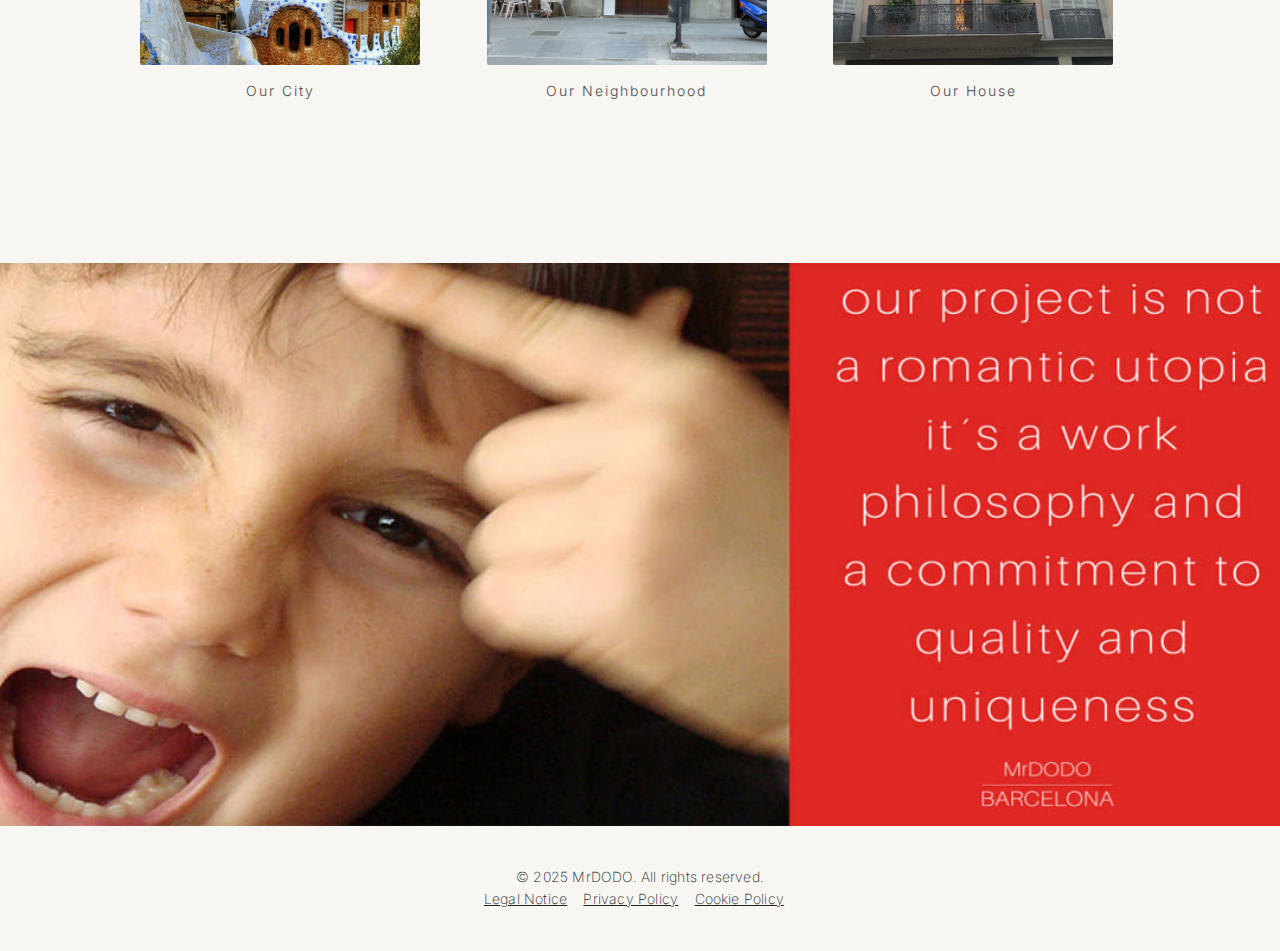
<file: index-jp.html>
<!DOCTYPE html>
<html lang="en">
<head>
  <meta charset="UTF-8">
  <title>MrDODO — Crafted Wooden Objects</title>
  <meta name="viewport" content="width=device-width, initial-scale=1.0">
  <link rel="stylesheet" href="css/style.css">
</head>

<body>

<!-- HEADER -->
<header class="site-header">
  <div class="header-inner">
    <a href="index.html" class="logo-link">
      <img src="images/logo.svg" alt="MrDODO" class="logo">
    </a>

    <nav class="main-nav">
      <ul>
        <li><a href="#collection">Collection</a></li>
        <li><a href="#heritage">Heritage</a></li>
        <li><a href="#craft">Craft</a></li>
        <li><a href="#contact">Contact</a></li>
      </ul>

      <div class="lang-switch mobile-only">
        <a href="index.html" class="l-en">EN</a> / 
        <a href="index-es.html" class="l-es">ES</a> / 
        <a href="index-jp.html" class="l-jp">JP</a>
      </div>
    </nav>

    <button class="menu-toggle" aria-label="Menu">
      <span class="bar"></span>
      <span class="bar"></span>
      <span class="bar"></span>
    </button>

    <div class="lang-switch desktop-only">
      <a href="index.html" class="l-en">EN</a> / 
      <a href="index-es.html" class="l-es">ES</a> / 
      <a href="index-jp.html" class="l-jp">JP</a>
    </div>
  </div>
</header>
<!-- HERO -->
<section class="hero">
  <div class="hero-image">
    <img src="images/hero-01.jpg" alt="MrDODO articulated object">
  </div>
<div class="hero-quote">
  <span class="quote-text">
    Originality goes back to the simplicity<br>
    of the first solutions.
  </span>

  <span class="quote-author">
    Antoni Gaudí
  </span>

  <span class="quote-place">
    BARCELONA
  </span>
</div>
</section>

<!-- COLLECTION -->
<section id="collection" class="section">
  <h2 class="section-title">The Collection</h2>

  <h3 id="collection-dynamics" class="subsection-title">Dynamics</h3>

  <div class="collection-dynamics">
  <div class="animal">
  <img src="images/dynamics/dyn-01.jpg" alt="DODO">
  <div class="animal-name">DODO</div>
  </div>
  <div class="animal">
  <img src="images/dynamics/dyn-02.jpg" alt="PELIKAN">
  <div class="animal-name">PELIKAN</div>
  </div>
  <div class="animal">
  <img src="images/dynamics/dyn-03.jpg" alt="PAPAGAI">
  <div class="animal-name">PAPAGAI</div>
  </div>
  <div class="animal">
  <img src="images/dynamics/dyn-04.jpg" alt="MONKEY">
  <div class="animal-name">MONKEY</div>
  </div>
  <div class="animal">
  <img src="images/dynamics/dyn-05.jpg" alt="FLAMINGO">
  <div class="animal-name">FLAMINGO</div>
  </div>
  <div class="animal">
  <img src="images/dynamics/dyn-06.jpg" alt="ANTEATER">
  <div class="animal-name">ANTEATER</div>
  </div>
    </div>

  <h3 id="collection-minimini" class="subsection-title">MiniMini</h3>
  <div class="collection-minimini">
  <div class="animal">
  <img src="images/minimini/mini-01.jpg" alt="BISON">
  <div class="animal-name">BISON</div>
  </div>
  <div class="animal">
  <img src="images/minimini/mini-02.jpg" alt="MOOSE">
  <div class="animal-name">MOOSE</div>
  </div>
  <div class="animal">
  <img src="images/minimini/mini-03.jpg" alt="DOG">
  <div class="animal-name">DOG</div>
  </div>
  <div class="animal">
  <img src="images/minimini/mini-04.jpg" alt="GOAT&SHEEP">
  <div class="animal-name">GOAT&SHEEP</div>
  </div>
  <div class="animal">
  <img src="images/minimini/mini-05.jpg" alt="WALRUS">
  <div class="animal-name">WALRUS</div>
  </div>
  </div>
</section>

<!-- OTHER SECTIONS -->
<section id="heritage" class="section bg heritage">
  <div class="overlay">
    <h2>A Family Business</h2>
    <p>
      Currently run by the third generation. Since 1914, our work has been driven
      by respect for wood, nature, and time.
    </p>
    <blockquote>
      “We don’t know if a company has a soul, but we like to think it can.”
    </blockquote>
  </div>
</section>

<section id="craft" class="section bg craft">
  <div class="overlay">
    <h2>Craftsmanship & Design</h2>
    <p>
      Behind every piece there lies vision, careful thought and skilled craftsmanship.
      Every object comes with a story.
    </p>
    <blockquote>
      “Love of wood is something that all mankind has in common.”<br>
      — Hans Wegner
    </blockquote>
  </div>
</section>

<section id="eco" class="section bg eco">
  <div class="overlay">
    <h2>Eco & Sustainability</h2>
    <p>
      True sustainability means durability. Our wood is sourced responsibly
      from sustainably managed European forests.
    </p>
  </div>
</section>

<section id="maintenance" class="section bg maintenance">
  <div class="overlay">
    <h2>Maintenance</h2>
    <p>
      Avoid direct sunlight and sudden humidity changes.
      Wood matures beautifully over time.
    </p>
  </div>
</section>

<section class="section packaging">
  <div class="divider"></div>
  <h2 class="section-title">Our Packaging</h2>
  <img src="images/packaging.jpg" alt="MrDODO packaging" class="full-image">
  <p>Designed in Barcelona to accompany each creation with the same care it was made.</p>
</section>

<section id="contact" class="section contact">
  <div class="divider"></div>
  <h2 class="section-title">Contact</h2>
  <p class="contact-text">
    MrDODO<br>
    C/. Aribau 95, 1º 3ª<br>
    08036 BARCELONA Spain<br>
    +34 626 08 52 21<br>
    felipecapdevila@gmail.com
  </p>
  <div class="contact-images">
    <div class="contact-item">
      <img src="images/city.jpg" alt="Our city">
      <span class="contact-caption">Our City</span>
    </div>
    <div class="contact-item">
      <img src="images/neighbourhood.jpg" alt="Our neighbourhood">
      <span class="contact-caption">Our Neighbourhood</span>
    </div>
    <div class="contact-item">
      <img src="images/house.jpg" alt="Our house">
      <span class="contact-caption">Our House</span>
    </div>
  </div>
</section>

<section class="final-image">
  <img src="images/editorial-final.jpg" alt="MrDODO philosophy">
</section>

<!-- COOKIE POPUP -->
<div id="cookie-popup" class="cookie-popup">
  <p>This website uses cookies to ensure you get the best experience.</p>
  <button id="accept-cookies">Accept</button>
  <button id="reject-cookies">Reject</button>
</div>

<!-- FOOTER -->
<footer class="site-footer section">
  <p>&copy; 2025 MrDODO. All rights reserved.</p>
  <p>
    <a href="legal/aviso-legal.html">Legal Notice</a>
    <a href="legal/politica-privacidad.html">Privacy Policy</a>
    <a href="legal/politica-cookies.html">Cookie Policy</a>
  </p>
</footer>

<!-- SCRIPT -->
<script>
document.addEventListener('DOMContentLoaded', function () {
  const toggle = document.querySelector('.menu-toggle');
  const nav = document.querySelector('.main-nav');

  toggle.addEventListener('click', () => {
    nav.classList.toggle('open');
  });

  nav.querySelectorAll('a').forEach(link => {
    link.addEventListener('click', () => {
      if(window.innerWidth <= 768) nav.classList.remove('open');
    });
  });

  // Cookie popup
  const popup = document.getElementById('cookie-popup');
  const btnAccept = document.getElementById('accept-cookies');
  const btnReject = document.getElementById('reject-cookies');
  if (!localStorage.getItem('cookiesAccepted')) {
    popup.style.display = 'flex';
  }
  btnAccept.addEventListener('click', () => {
    localStorage.setItem('cookiesAccepted', 'true');
    popup.style.display = 'none';
  });
  btnReject.addEventListener('click', () => {
    window.close();
  });
});
</script>

</body>
</html>
</file>
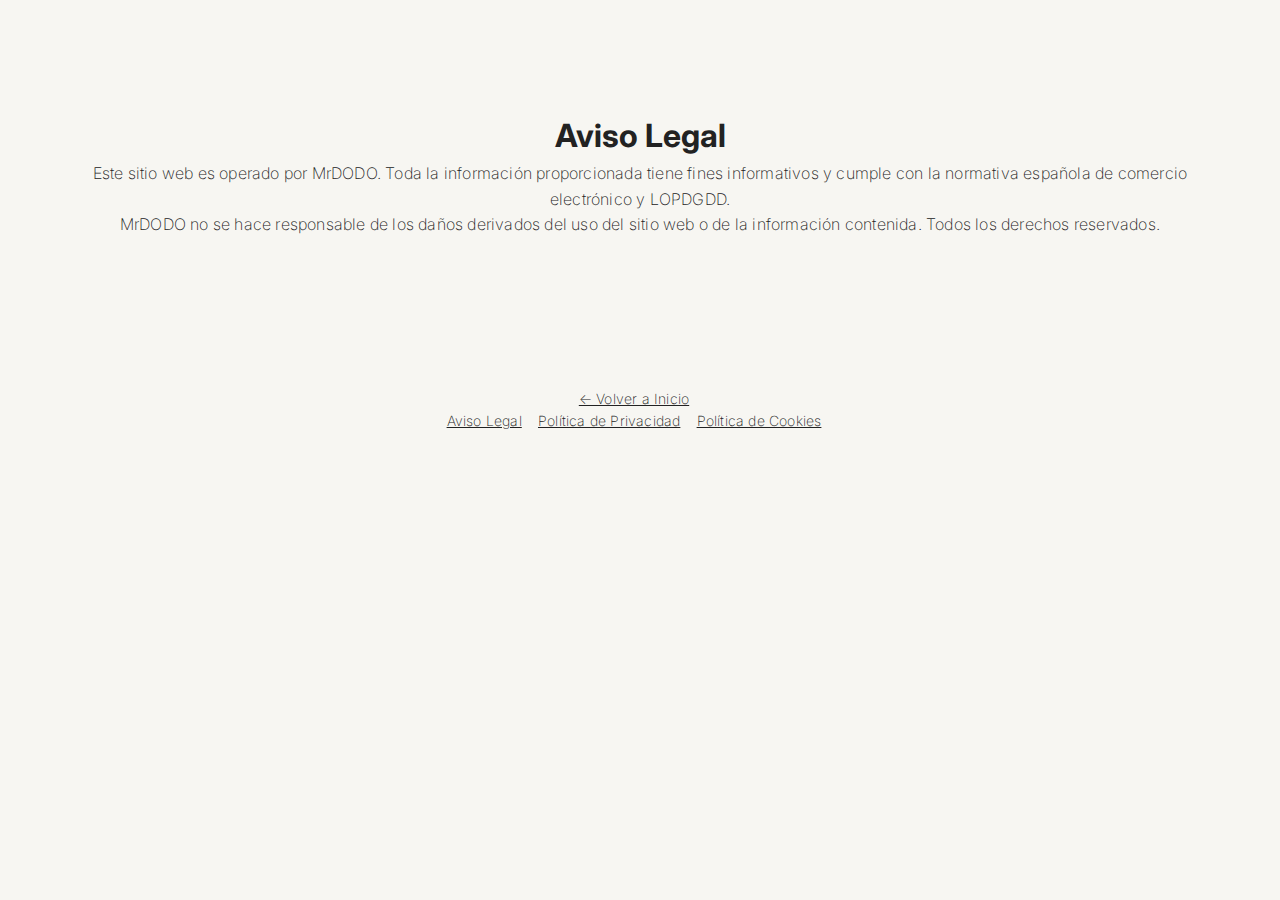
<file: legal/aviso-legal-es.html>
<!DOCTYPE html>
<html lang="es">
<head>
  <meta charset="UTF-8">
  <title>Aviso Legal — MrDODO</title>
  <meta name="viewport" content="width=device-width, initial-scale=1.0">
  <link rel="stylesheet" href="../css/style.css">
</head>
<body>


<main class="section">
  <h1>Aviso Legal</h1>
  <p>
    Este sitio web es operado por MrDODO. Toda la información proporcionada tiene fines informativos
    y cumple con la normativa española de comercio electrónico y LOPDGDD.
  </p>
  <p>
    MrDODO no se hace responsable de los daños derivados del uso del sitio web o de la información contenida.
    Todos los derechos reservados.
  </p>
</main>

<footer class="site-footer section">
  <p><a href="../index-es.html">← Volver a Inicio</a></p>
  <p>
    <a href="aviso-legal-es.html">Aviso Legal</a>
    <a href="politica-privacidad-es.html">Política de Privacidad</a>
    <a href="politica-cookies-es.html">Política de Cookies</a>
  </p>
</footer>

</body>
</html>
</file>
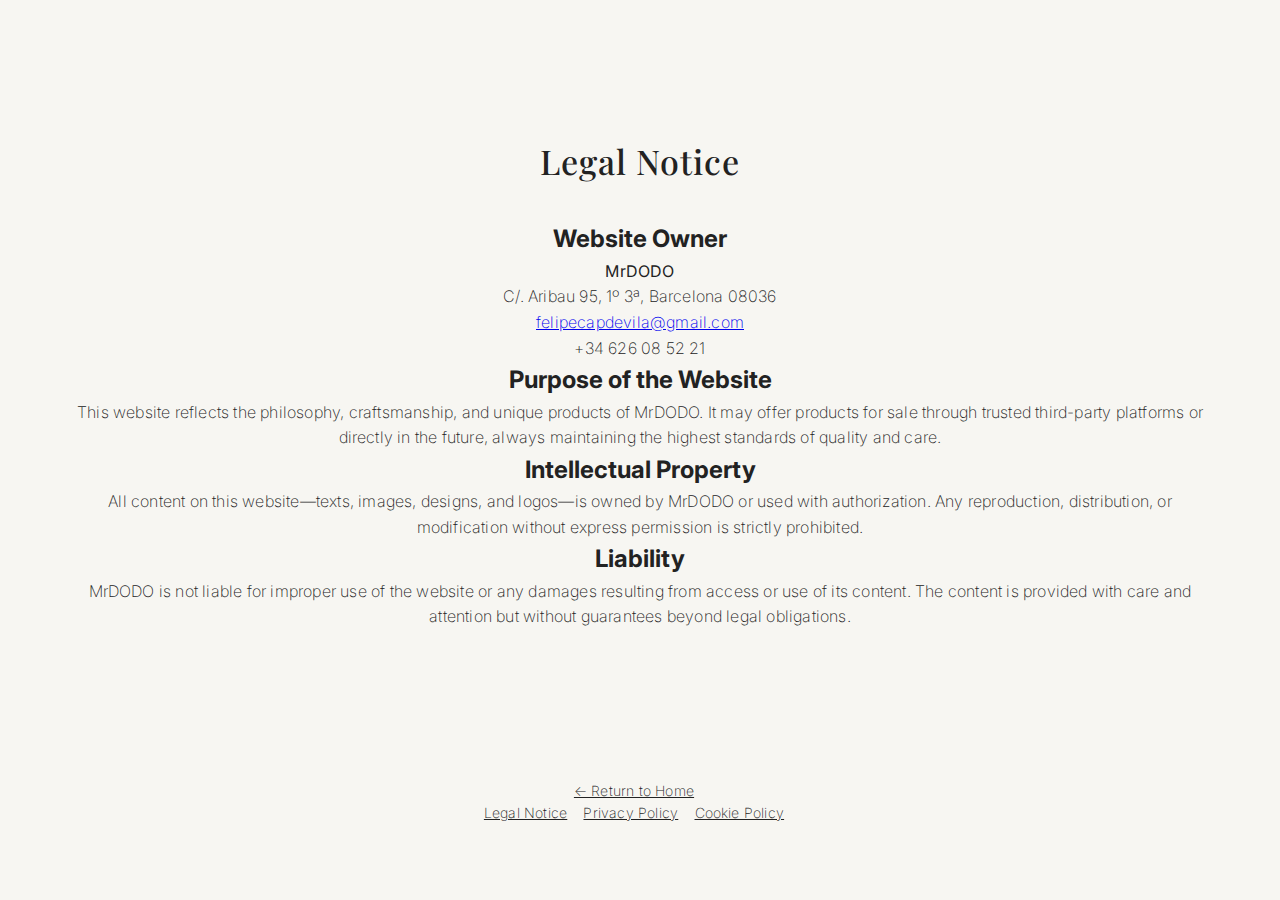
<file: legal/aviso-legal.html>
<!DOCTYPE html>
<html lang="en">
<head>
  <meta charset="UTF-8">
  <title>Legal Notice — MrDODO</title>
  <meta name="viewport" content="width=device-width, initial-scale=1.0">
  <link rel="stylesheet" href="../css/style.css">
</head>
<body>

<main class="section">
  <h1 class="section-title">Legal Notice</h1>

  <section>
    <h2>Website Owner</h2>
    <p>
      <strong>MrDODO</strong><br>
      C/. Aribau 95, 1º 3ª, Barcelona 08036<br>
      <a href="mailto:felipecapdevila@gmail.com">felipecapdevila@gmail.com</a><br>
      +34 626 08 52 21
    </p>
  </section>

  <section>
    <h2>Purpose of the Website</h2>
    <p>
      This website reflects the philosophy, craftsmanship, and unique products of MrDODO.
      It may offer products for sale through trusted third-party platforms or directly
      in the future, always maintaining the highest standards of quality and care.
    </p>
  </section>

  <section>
    <h2>Intellectual Property</h2>
    <p>
      All content on this website—texts, images, designs, and logos—is owned by
      MrDODO or used with authorization. Any reproduction, distribution, or modification
      without express permission is strictly prohibited.
    </p>
  </section>

  <section>
    <h2>Liability</h2>
    <p>
      MrDODO is not liable for improper use of the website or any damages resulting
      from access or use of its content. The content is provided with care and
      attention but without guarantees beyond legal obligations.
    </p>
  </section>

 
</main>

<footer class="site-footer section">
  <p>
    <a href="../index.html">← Return to Home</a>
  </p>
  <p>
    <a href="aviso-legal.html">Legal Notice</a>
    <a href="politica-privacidad.html">Privacy Policy</a>
    <a href="politica-cookies.html">Cookie Policy</a>
  </p>
</footer>

</body>
</html>
</file>
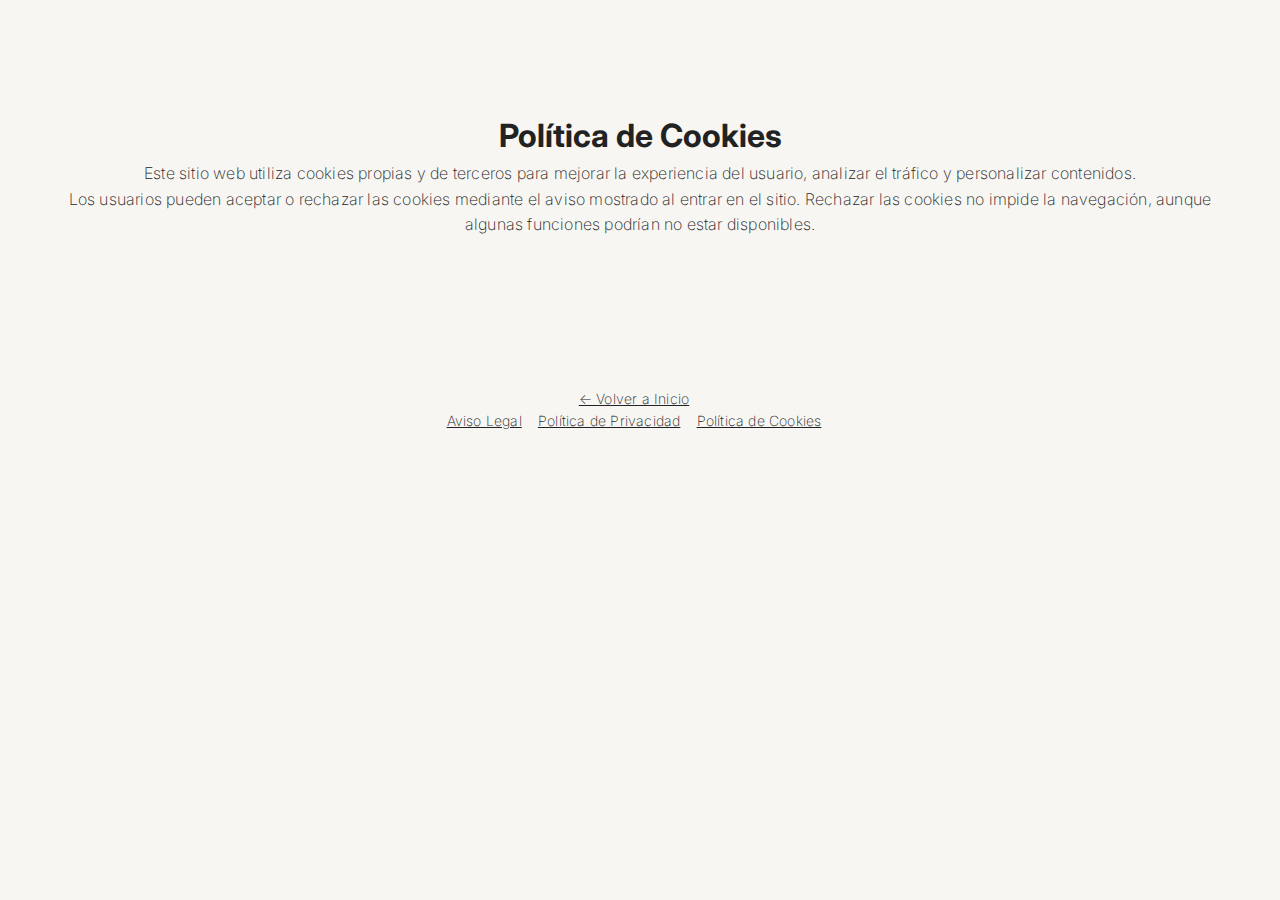
<file: legal/politica-cookies-es.html>
<!DOCTYPE html>
<html lang="es">
<head>
  <meta charset="UTF-8">
  <title>Política de Cookies — MrDODO</title>
  <meta name="viewport" content="width=device-width, initial-scale=1.0">
  <link rel="stylesheet" href="../css/style.css">
</head>
<body>


<main class="section">
  <h1>Política de Cookies</h1>
  <p>
    Este sitio web utiliza cookies propias y de terceros para mejorar la experiencia del usuario,
    analizar el tráfico y personalizar contenidos. 
  </p>
  <p>
    Los usuarios pueden aceptar o rechazar las cookies mediante el aviso mostrado al entrar en el sitio.
    Rechazar las cookies no impide la navegación, aunque algunas funciones podrían no estar disponibles.
  </p>
</main>

<footer class="site-footer section">
  <p><a href="../index-es.html">← Volver a Inicio</a></p>
  <p>
    <a href="aviso-legal-es.html">Aviso Legal</a>
    <a href="politica-privacidad-es.html">Política de Privacidad</a>
    <a href="politica-cookies-es.html">Política de Cookies</a>
  </p>
</footer>

</body>
</html>
</file>
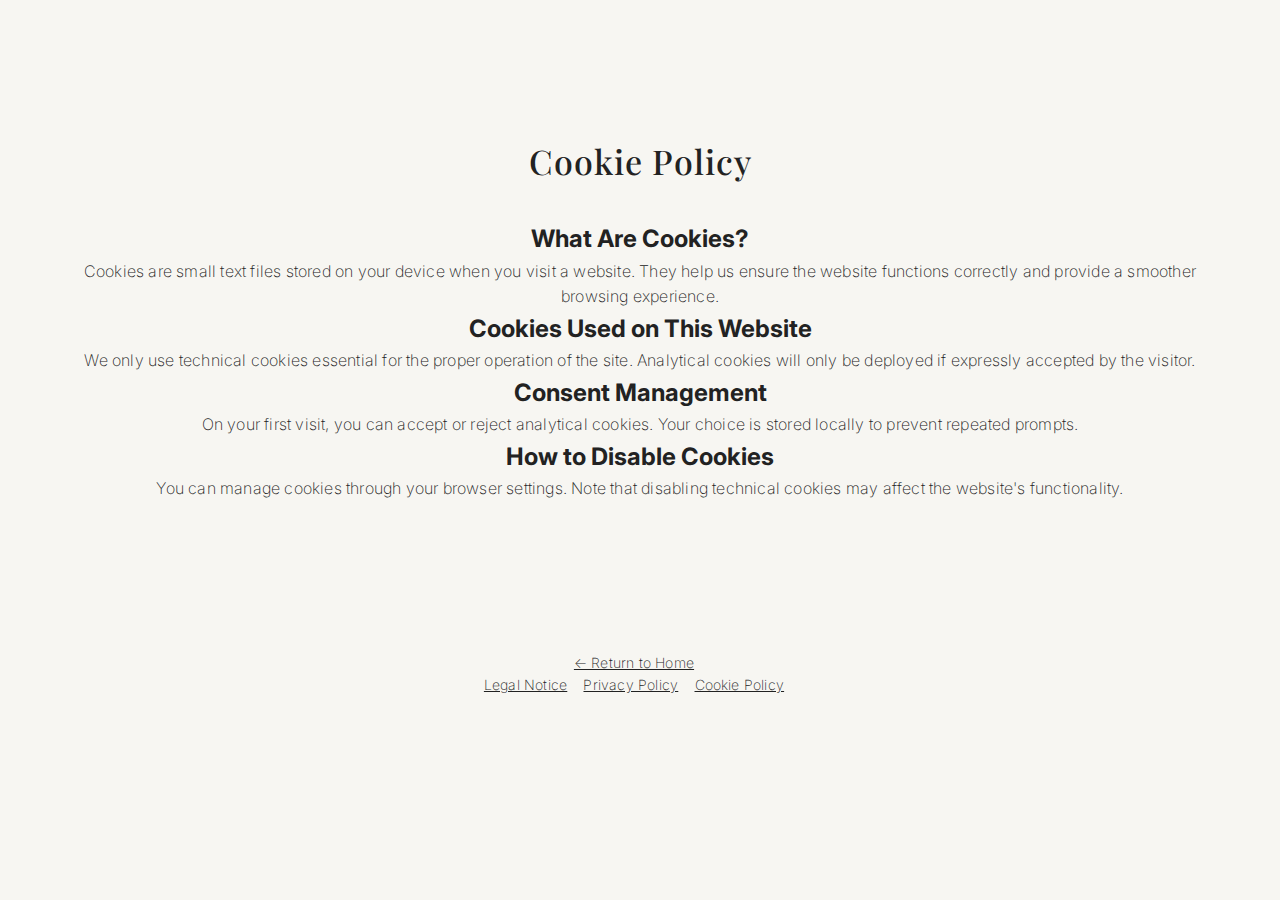
<file: legal/politica-cookies.html>
<!DOCTYPE html>
<html lang="en">
<head>
  <meta charset="UTF-8">
  <title>Cookie Policy — MrDODO</title>
  <meta name="viewport" content="width=device-width, initial-scale=1.0">
  <link rel="stylesheet" href="../css/style.css">
</head>
<body>

<main class="section">
  <h1 class="section-title">Cookie Policy</h1>

  <section>
    <h2>What Are Cookies?</h2>
    <p>
      Cookies are small text files stored on your device when you visit a website.
      They help us ensure the website functions correctly and provide a smoother
      browsing experience.
    </p>
  </section>

  <section>
    <h2>Cookies Used on This Website</h2>
    <p>
      We only use technical cookies essential for the proper operation of the site.
      Analytical cookies will only be deployed if expressly accepted by the visitor.
    </p>
  </section>

  <section>
    <h2>Consent Management</h2>
    <p>
      On your first visit, you can accept or reject analytical cookies. Your choice
      is stored locally to prevent repeated prompts.
    </p>
  </section>

  <section>
    <h2>How to Disable Cookies</h2>
    <p>
      You can manage cookies through your browser settings. Note that disabling
      technical cookies may affect the website's functionality.
    </p>
  </section>

</main>
<footer class="site-footer section">
  <p>
    <a href="../index.html">← Return to Home</a>
  </p>
  <p>
    <a href="aviso-legal.html">Legal Notice</a>
    <a href="politica-privacidad.html">Privacy Policy</a>
    <a href="politica-cookies.html">Cookie Policy</a>
  </p>
</footer>

</body>
</html>
</file>
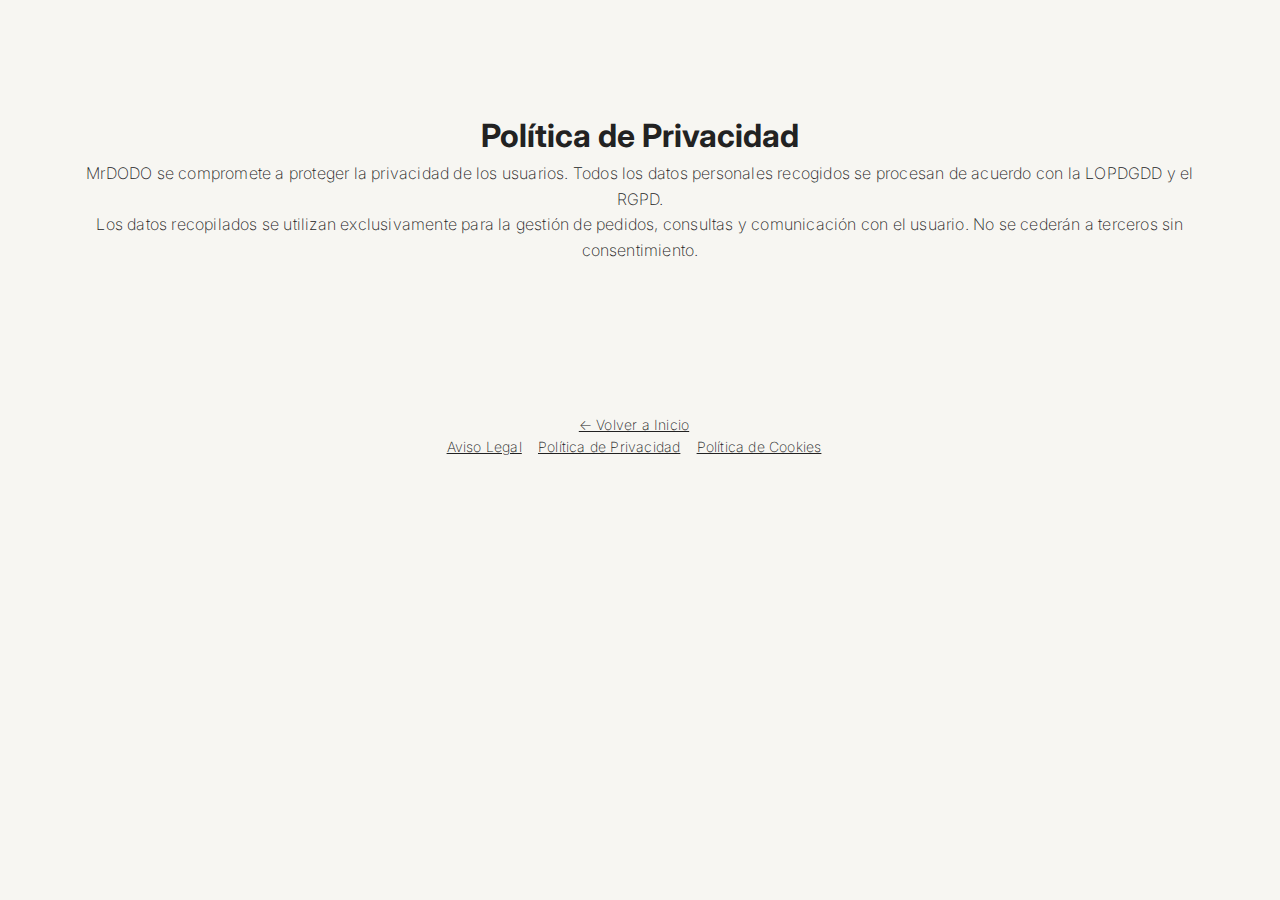
<file: legal/politica-privacidad-es.html>
<!DOCTYPE html>
<html lang="es">
<head>
  <meta charset="UTF-8">
  <title>Política de Privacidad — MrDODO</title>
  <meta name="viewport" content="width=device-width, initial-scale=1.0">
  <link rel="stylesheet" href="../css/style.css">
</head>
<body>


<main class="section">
  <h1>Política de Privacidad</h1>
  <p>
    MrDODO se compromete a proteger la privacidad de los usuarios. Todos los datos personales recogidos se
    procesan de acuerdo con la LOPDGDD y el RGPD.
  </p>
  <p>
    Los datos recopilados se utilizan exclusivamente para la gestión de pedidos, consultas y comunicación con el usuario.
    No se cederán a terceros sin consentimiento.
  </p>
</main>

<footer class="site-footer section">
  <p><a href="../index-es.html">← Volver a Inicio</a></p>
  <p>
    <a href="aviso-legal-es.html">Aviso Legal</a>
    <a href="politica-privacidad-es.html">Política de Privacidad</a>
    <a href="politica-cookies-es.html">Política de Cookies</a>
  </p>
</footer>

</body>
</html>
</file>
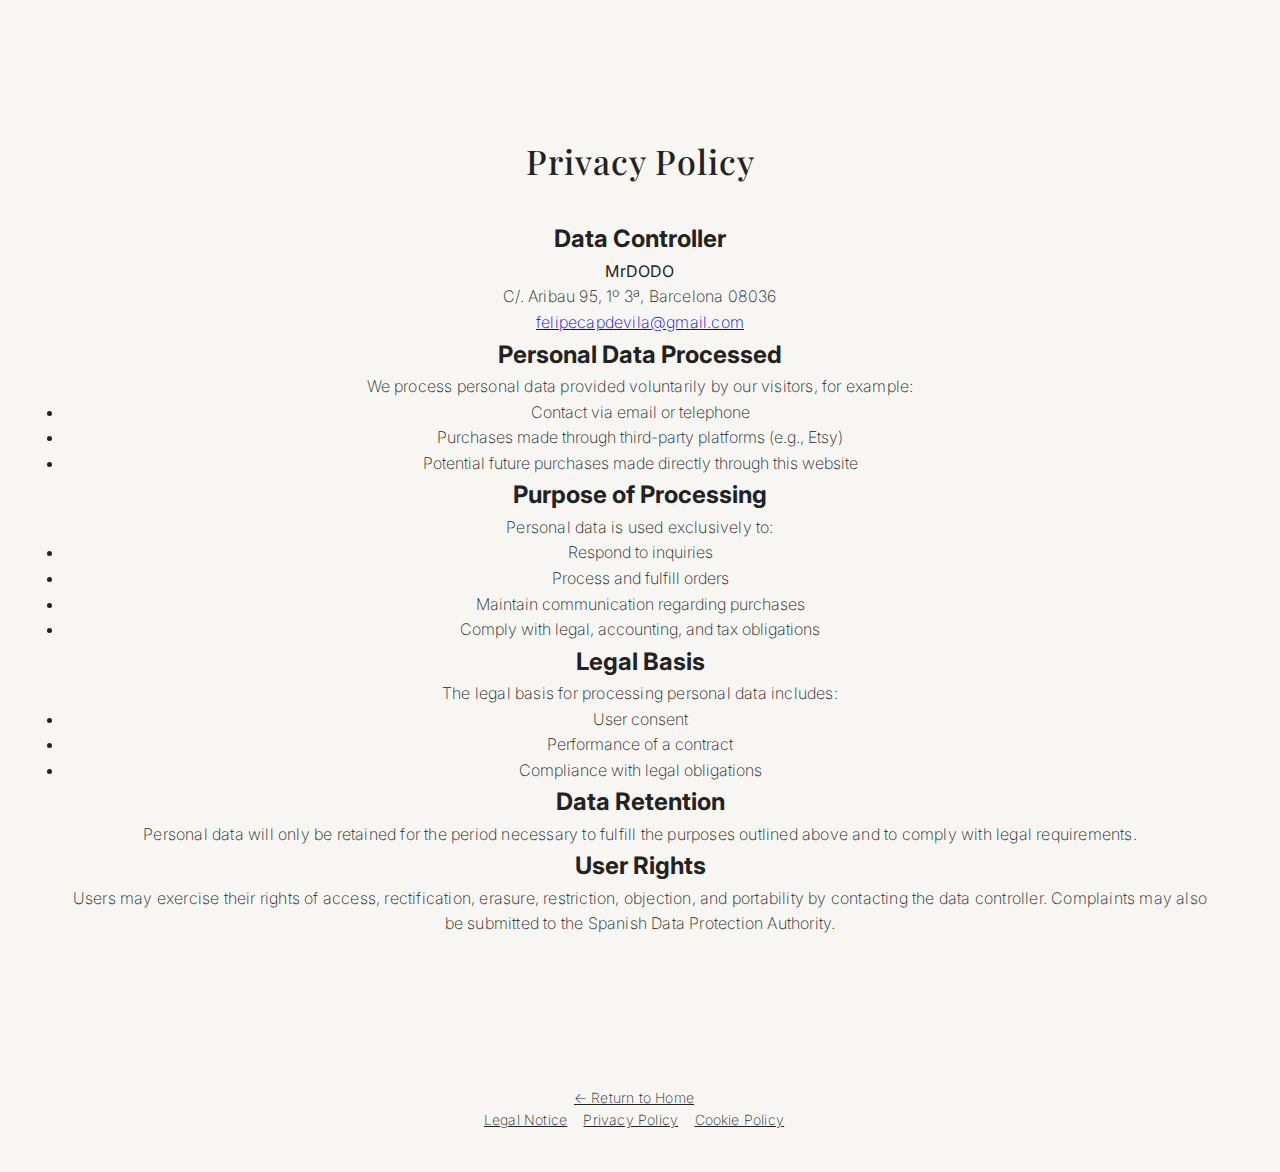
<file: legal/politica-privacidad.html>
<!DOCTYPE html>
<html lang="en">
<head>
  <meta charset="UTF-8">
  <title>Privacy Policy — MrDODO</title>
  <meta name="viewport" content="width=device-width, initial-scale=1.0">
  <link rel="stylesheet" href="../css/style.css">
</head>
<body>

<main class="section">
  <h1 class="section-title">Privacy Policy</h1>

  <section>
    <h2>Data Controller</h2>
    <p>
      <strong>MrDODO</strong><br>
      C/. Aribau 95, 1º 3ª, Barcelona 08036<br>
      <a href="mailto:felipecapdevila@gmail.com">felipecapdevila@gmail.com</a>
    </p>
  </section>

  <section>
    <h2>Personal Data Processed</h2>
    <p>
      We process personal data provided voluntarily by our visitors, for example:
    </p>
    <ul>
      <li>Contact via email or telephone</li>
      <li>Purchases made through third-party platforms (e.g., Etsy)</li>
      <li>Potential future purchases made directly through this website</li>
    </ul>
  </section>

  <section>
    <h2>Purpose of Processing</h2>
    <p>
      Personal data is used exclusively to:
    </p>
    <ul>
      <li>Respond to inquiries</li>
      <li>Process and fulfill orders</li>
      <li>Maintain communication regarding purchases</li>
      <li>Comply with legal, accounting, and tax obligations</li>
    </ul>
  </section>

  <section>
    <h2>Legal Basis</h2>
    <p>
      The legal basis for processing personal data includes:
    </p>
    <ul>
      <li>User consent</li>
      <li>Performance of a contract</li>
      <li>Compliance with legal obligations</li>
    </ul>
  </section>

  <section>
    <h2>Data Retention</h2>
    <p>
      Personal data will only be retained for the period necessary to fulfill
      the purposes outlined above and to comply with legal requirements.
    </p>
  </section>

  <section>
    <h2>User Rights</h2>
    <p>
      Users may exercise their rights of access, rectification, erasure,
      restriction, objection, and portability by contacting the data controller.
      Complaints may also be submitted to the Spanish Data Protection Authority.
    </p>
  </section>

 
</main>
<footer class="site-footer section">
  <p>
    <a href="../index.html">← Return to Home</a>
  </p>
  <p>
    <a href="aviso-legal.html">Legal Notice</a>
    <a href="politica-privacidad.html">Privacy Policy</a>
    <a href="politica-cookies.html">Cookie Policy</a>
  </p>
</footer>

</body>
</html>
</file>
<file: css/style.css>
/* =========================
   RESET & FUENTE EXTERNA
   ========================= */
@import url('https://fonts.googleapis.com/css2?family=Inter:wght@100;200;300;400&family=Playfair+Display:wght@400;500&display=swap');

html {
  scroll-behavior: smooth;
}

* {
  margin: 0;
  padding: 0;
  box-sizing: border-box;
}

/* Reutiliza estilos comunes */
body {
  font-family: 'Inter', -apple-system, sans-serif;
  background-color: #f7f6f2;
  color: #222222;
  line-height: 1.6;
  font-weight: 200;
  -webkit-font-smoothing: antialiased;
  -moz-osx-font-smoothing: grayscale;
}

/* =========================
   HEADER & NAV
   ========================= */
.site-header {
  position: fixed;
  top: 0;
  left: 0;
  width: 100%;
  height: 90px;
  background: transparent;
  z-index: 1000;
  transition: all 0.4s ease;
}

.header-inner {
  height: 100%;
  display: flex;
  align-items: center;
  justify-content: space-between;
  padding: 0 60px 20px 30px;
}

.logo {
  height: 22px;
  filter: brightness(0) invert(1);
  transition: 0.4s;
}

.close-menu {
  display: none;
}

/* =========================
   NAVEGACIÓN PRINCIPAL
   ========================= */
.main-nav {
  position: absolute;
  left: 50%;
  top: 50%;
  transform: translate(-50%, -50%);
  transition: transform 0.4s ease, top 0.4s ease;
}

.main-nav ul {
  list-style: none;
  display: flex;
  gap: 12px;
}

.main-nav a {
  text-decoration: none;
  color: #fdfcf9;
  font-size: 13px;
  font-weight: 300;
  letter-spacing: 0.5px;
  transition: all 0.3s ease;
  position: relative;
  text-shadow: 0 1px 3px rgba(0, 0, 0, 0.2);
  display: inline-block;
}

/* Subrayado CENTRADO */
.main-nav > ul > li > a::after {
  content: '';
  position: absolute;
  width: 0;
  height: 1px;
  bottom: 0;
  left: 0;
  background-color: currentColor;
  transition: 0.3s;
}
.main-nav > ul > li > a:hover::after {
  width: 100%;
}

/* =========================
   SUBMENÚ
   ========================= */
.has-submenu .submenu {
  display: none;
  position: absolute;
  top: 100%;
  left: 0;
  padding: 5px 0;
  list-style: none;
  text-align: left;
}

.has-submenu:hover .submenu {
  display: flex;
  flex-direction: column;
}

.has-submenu .submenu a {
  color: #fdfcf9;
  font-size: 13px;
  font-weight: 300;
  padding: 2px 0;
  text-shadow: 0 1px 3px rgba(0, 0, 0, 0.2);
}

/* Subrayado alineado a la IZQUIERDA */
.has-submenu .submenu a::after {
  content: '';
  position: absolute;
  width: 0;
  height: 1px;
  bottom: 2px;
  left: 0;
  background-color: currentColor;
  transition: width 0.3s ease;
}
.has-submenu .submenu a:hover::after {
  width: 100%;
}

/* =========================
   ESTADOS SCROLL
   ========================= */
.site-header.scrolled {
  background: #ffffff;
  height: 70px;
  border-bottom: 1px solid #e5e5e5;
  box-shadow: 0 2px 10px rgba(0, 0, 0, 0.05);
}

.site-header.scrolled .logo {
  filter: none;
}

.site-header.scrolled .main-nav a,
.site-header.scrolled .has-submenu .submenu a,
.site-header.scrolled .lang-switch a {
  color: #1a1a1a;
  text-shadow: none;
}

.site-header.scrolled .lang-switch a.active::after {
  background-color: #1a1a1a;
}

.site-header.scrolled .header-inner {
  padding-bottom: 0;
  align-items: center;
}

.site-header.scrolled .main-nav {
  top: 50%;
}

/* =========================
   SELECTOR DE IDIOMAS
   ========================= */
.lang-switch {
  display: flex;
  gap: 12px;
}

.lang-switch a {
  text-decoration: none;
  font-size: 12px;
  letter-spacing: 1.2px;
  text-transform: uppercase;
  color: #fdfcf9;
  font-weight: 300;
  opacity: 0.8;
  position: relative;
  padding-bottom: 5px;
  text-shadow: 0 1px 2px rgba(0, 0, 0, 0.2);
}

.lang-switch a.active {
  opacity: 1;
  font-weight: 500;
}

.lang-switch a.active::after {
  content: "";
  position: absolute;
  left: 0;
  bottom: 0;
  width: 100%;
  height: 1px;
  background-color: currentColor;
}

/* =========================
   MENU TOGGLE (HAMBURGUESA)
   ========================= */
.menu-toggle {
  display: none;
  background: none;
  border: none;
  cursor: pointer;
  width: 30px;
  height: 24px;
  flex-direction: column;
  justify-content: space-between;
  padding: 0;
  position: relative;
}
.menu-toggle .bar {
  display: block;
  width: 100%;
  height: 3px;
  background-color: #1a1a1a;
  border-radius: 2px;
  transition: all 0.3s ease;
}

/* =========================
   MENU OVERLAY
   ========================= */
.menu-overlay {
  display: none;
  position: fixed;
  top: 0;
  left: 0;
  right: 0;
  bottom: 0;
  background: rgba(0, 0, 0, 0.5);
  z-index: 999;
}

/* =========================
   HERO
   ========================= */
.hero {
  position: relative;
  width: 100%;
  height: 100vh;
  overflow: hidden;
  margin-top: 0;
}

.hero-img {
  width: 100%;
  height: 100%;
  object-fit: cover;
  display: block;
  animation: slowZoom 12s ease-out forwards;
}

.hero-text-overlay {
  position: absolute;
  bottom: 14%;
  right: 110px;
  text-align: right;
  color: #ffffff;
  z-index: 2;
  animation: luxuryFadeIn 2s ease-out forwards;
}

.hero-text-overlay h1 {
  font-family: 'Playfair Display', serif;
  font-size: 58px;
  max-width: 520px;
  line-height: 1.05;
  font-weight: 400;
  margin-bottom: 20px;
  letter-spacing: -0.5px;
}

.hero-tagline {
  display: block;
  font-family: 'Inter', sans-serif;
  font-size: 15px;
  font-weight: 200;
  letter-spacing: 6px;
  text-transform: uppercase;
  color: #ffffff;
  opacity: 0.9;
  margin-top: 25px;
  animation: luxuryFadeIn 2s ease-out forwards 0.8s;
}

.scroll-indicator {
  position: absolute;
  bottom: 30px;
  left: 50%;
  transform: translateX(-50%);
  z-index: 2;
  animation: bounce 2s infinite;
}

.arrow-down {
  font-size: 24px;
  color: #ffffff;
  opacity: 0.7;
}

/* =========================
   ANIMACIONES
   ========================= */
@keyframes slowZoom {
  0% {
    transform: scale(1);
  }
  100% {
    transform: scale(1.04);
  }
}

@keyframes luxuryFadeIn {
  from {
    opacity: 0;
    transform: translateY(20px);
    filter: blur(5px);
  }
  to {
    opacity: 1;
    transform: translateY(0);
    filter: blur(0);
  }
}

@keyframes bounce {
  0%, 100% {
    transform: translateX(-50%) translateY(0);
  }
  50% {
    transform: translateX(-50%) translateY(10px);
  }
}

/* =========================
   SECTIONS
   ========================= */
.section {
  padding: 110px 5%;
  text-align: center;
}

#collection-dynamics,
#collection-minimini {
  scroll-margin-top: 130px;
}

.collection-dynamics {
  margin-bottom: 120px;
}

.section-title {
  font-family: 'Playfair Display', serif;
  font-size: 34px;
  font-weight: 500;
  letter-spacing: 1px;
  color: #222222;
  margin: 24px 0 32px;
  display: inline-block;
}

.subsection-title {
  font-family: 'Playfair Display', serif;
  text-align: center;
  margin-top: 15px;
  margin-bottom: 60px;
  font-size: 28px;
  font-weight: 400;
  letter-spacing: 1px;
  text-transform: capitalize;
}

.section-title + .subsection-title {
  margin-top: 40px;
}

/* =========================
   COLLECTION / ANIMALS
   ========================= */
.brand-eyebrow {
  display: none;
}

.collection-dynamics,
.collection-minimini {
  display: flex;
  flex-direction: column;
  align-items: center;
  gap: 80px;
  margin: 60px 0;
}

.animal {
  width: 100%;
  max-width: none;
  margin-bottom: 80px;
  text-align: center;
}

.contact-images {
  display: grid;
  grid-template-columns: repeat(auto-fit, minmax(250px, 1fr));
  gap: 40px;
  margin-top: 40px;
  margin-bottom: 60px;
  max-width: 1200px;
  margin-left: auto;
  margin-right: auto;
}

.animal img {
  width: 100%;
  height: auto;
  display: block;
  margin: 0 auto;
  transition: opacity 0.6s ease;
}

.animal:hover img {
  transform: scale(1.02);
}

.animal-name {
  margin-top: 15px;
  font-size: 17px;
  font-weight: 300;
  letter-spacing: 4px;
  text-transform: uppercase;
  color: #222222;
  opacity: 0.7;
}

/* =========================
   BACKGROUND SECTIONS
   ========================= */
.bg {
  min-height: 100vh;
  background-size: cover;
  background-position: center;
  display: flex;
  align-items: center;
  padding-top: 60px;
  padding-bottom: 60px;
}

.craft {
  position: relative;
  background-image: url("../images/backgrounds/craftsmanship.webp");
  background-size: cover;
  background-position: center;
}

.heritage {
  background-image: url("../images/backgrounds/heritage.webp");
}

.eco {
  min-height: 100vh;
  display: flex;
  align-items: center;
  background-image: url("../images/backgrounds/eco.webp");
  background-size: cover;
  background-position: center;
  position: relative;
}

.overlay {
  background: #ffffff;
  padding: 40px 50px;
  max-width: 400px;
  margin-left: 10%;
  box-shadow: 0 15px 45px rgba(0, 0, 0, 0.03);
  text-align: left;
}

.overlay p {
  font-size: 15px;
  line-height: 1.8;
  color: #555;
  font-weight: 300;
  font-family: 'Inter', sans-serif;
}

.overlay h2,
.overlay h3 {
  font-size: 22px;
  margin-bottom: 15px;
  font-weight: 400;
  letter-spacing: 1px;
}

.overlay blockquote {
  margin-top: 24px;
  font-style: italic;
}

/* FULL IMAGES */
.full-image,
.final-image img {
  width: 100%;
  display: block;
}

/* =========================
   HERITAGE — EDITORIAL BLOCK
   ========================= */
.heritage {
  min-height: 100vh;
  display: flex;
  padding-top: 140px;
  align-items: flex-start;
  background-position: center;
}

.heritage-overlay {
  font-family: 'Playfair Display', serif;
  background: rgba(247, 246, 242, 0.88);
  backdrop-filter: blur(2px);
  padding: 36px 44px;
  max-width: 340px;
  margin-left: 10%;
  margin-top: 180px;
  box-shadow: 0 20px 50px rgba(0, 0, 0, 0.04);
  text-align: left;
  border-radius: 1px;
  background: linear-gradient(
    rgba(247, 246, 242, 0.92),
    rgba(247, 246, 242, 0.85)
  );
}

.heritage-overlay h2 {
  font-size: 19px;
  font-weight: 400;
  letter-spacing: 2px;
  margin-bottom: 32px;
  color: #222222;
  text-transform: uppercase;
  opacity: 0.75;
}

.heritage-overlay p {
  font-size: 14.5px;
  line-height: 1.7;
  font-weight: 300;
  color: rgba(0, 0, 0, 0.65);
  margin: 0;
}

.heritage-overlay p br + br {
  content: "";
  display: block;
  margin-top: 22px;
}

/* =========================
   CRAFT — AUTHORIAL BLOCK
   ========================= */
.craft-overlay {
  position: relative;
  top: 50%;
  transform: translateY(-50%);
  right: 5%;
  max-width: 340px;
  text-align: left;
  color: #ffffff;
}

.craft-overlay h2 {
  font-family: 'Inter', sans-serif;
  font-size: 24px;
  font-weight: 300;
  letter-spacing: 2.5px;
  text-transform: uppercase;
  margin-bottom: 28px;
  color: #ffffff;
  opacity: 0.75;
}

.craft-overlay p {
  font-family: 'Playfair Display', serif;
  font-size: 19px;
  font-weight: 300;
  line-height: 1.5;
  color: #ffffff;
  max-width: 360px;
}

.craft-overlay p br {
  display: block;
  margin-bottom: 10px;
}

.craft-line {
  position: absolute;
  top: 50%;
  left: 45px;
  transform: translateX(-32px) translateY(-50%);
  width: 1px;
  height: 160px;
  background-color: rgba(255, 255, 255, 0.25);
  pointer-events: none;
}

/* =========================
   SUSTAINABILITY — EDITORIAL BLOCK
   ========================= */
.eco-overlay {
  background: linear-gradient(
    rgba(247, 246, 242, 0.94),
    rgba(247, 246, 242, 0.88)
  );
  backdrop-filter: blur(4px);
  padding: 38px 42px;
  max-width: 340px;
  margin-left: 10%;
  box-shadow: 0 18px 50px rgba(0, 0, 0, 0.04);
  text-align: left;
  border-radius: 1px;
}

.eco-overlay h2 {
  font-size: 16px;
  font-weight: 400;
  letter-spacing: 2px;
  text-transform: uppercase;
  margin-bottom: 34px;
  color: #222222;
  opacity: 0.6;
}

.eco-overlay p {
  font-family: 'Playfair Display', serif;
  font-size: 15.5px;
  line-height: 1.85;
  font-weight: 300;
  color: rgba(0, 0, 0, 0.78);
  margin: 0;
}

.eco::before {
  content: "";
  position: absolute;
  inset: 0;
  background: linear-gradient(
    to right,
    rgba(0, 0, 0, 0.12),
    rgba(0, 0, 0, 0.03)
  );
  pointer-events: none;
}

/* =========================
   MAINTENANCE – MRDODO PREMIUM
   ========================= */
.maintenance {
  position: relative;
  min-height: 100vh;
  display: flex;
  align-items: center;
  padding: 0;
  background-image: url("../images/backgrounds/maintenance.webp");
  background-size: cover;
  background-position: 25% center;
  overflow: hidden;
  background-color: #f7f6f2;
}

.maintenance::before {
  content: "";
  position: absolute;
  inset: 0;
  background: linear-gradient(
    to right,
    rgba(247, 246, 242, 0.2),
    rgba(247, 246, 242, 0.1)
  );
  pointer-events: none;
  z-index: 1;
}

.maintenance-overlay {
  position: relative;
  z-index: 2;
  max-width: 340px;
  margin-left: 10%;
  animation: luxuryFadeIn 2s ease-out forwards;
  color: #222222;
  text-align: left;
}

.maintenance-overlay h2 {
  font-family: 'Inter', sans-serif;
  font-size: 16px;
  font-weight: 400;
  letter-spacing: 6px;
  text-transform: uppercase;
  margin-bottom: 34px;
  opacity: 0.65;
}

.maintenance-overlay p {
  font-family: 'Playfair Display', serif;
  font-size: 15.5px;
  font-weight: 300;
  line-height: 1.9;
  color: rgba(0, 0, 0, 0.8);
  margin-bottom: 22px;
}

.maintenance-overlay .microcopy {
  font-family: 'Playfair Display', serif;
  font-size: 13.5px;
  font-weight: 300;
  color: rgba(0, 0, 0, 0.6);
  line-height: 1.6;
  margin-top: 6px;
}

/* =========================
   PACKAGING
   ========================= */
.packaging {
  position: relative;
  background-color: #f7f6f2;
  padding: 110px 5%;
  text-align: center;
}

.packaging .divider {
  width: 180px;
  height: 1px;
  background-color: #c0c0c0;
  margin: 32px auto;
}

.packaging p {
  font-family: 'Playfair Display', serif;
  font-size: 17px;
  font-weight: 300;
  line-height: 1.8;
  max-width: 640px;
  margin: 24px auto 64px;
  letter-spacing: 0.3px;
  color: #222222;
  opacity: 0.85;
}

.packaging .full-image {
  width: 100%;
  height: auto;
  object-fit: cover;
  border-radius: 2px;
  margin-bottom: 32px;
  transition: transform 0.6s ease;
}

.packaging .full-image:hover {
  transform: scale(1.01);
}

/* =========================
   CONTACTO
   ========================= */
.contact-images {
  display: grid;
  grid-template-columns: repeat(auto-fit, minmax(250px, 1fr));
  gap: 40px;
  margin: 50px auto;
  max-width: 1000px;
  width: 90%;
}

.contact-item {
  flex: 1;
  max-width: 280px;
  display: flex;
  flex-direction: column;
  align-items: center;
}

.contact-item img {
  width: 100%;
  aspect-ratio: 1 / 1;
  object-fit: cover;
  display: block;
  border-radius: 2px;
}

.contact-caption {
  margin-top: 15px;
  font-family: 'Inter', -apple-system, sans-serif;
  font-size: 14px;
  font-weight: 300;
  color: #222222;
  text-transform: capitalize;
  letter-spacing: 2px;
  opacity: 0.8;
}

.contact-divider {
  width: 180px;
  height: 1px;
  background-color: #c0c0c0;
  margin: 32px auto;
}

.contact-location,
.contact-address,
.contact-email,
.contact-phone {
  font-size: 14px;
  font-weight: 300;
  color: #222222;
  margin: 8px 0;
}

/* =========================
   COOKIE POPUP
   ========================= */
.cookie-popup {
  position: fixed;
  bottom: 20px;
  left: 50%;
  transform: translateX(-50%);
  background: rgba(30, 30, 30, 0.95);
  color: #fff;
  padding: 16px 24px;
  border-radius: 6px;
  box-shadow: 0 4px 12px rgba(0, 0, 0, 0.2);
  z-index: 2000;
  display: none;
  align-items: center;
  gap: 12px;
  font-size: 14px;
}

.cookie-popup button {
  background: #fff;
  color: #222222;
  border: none;
  padding: 6px 12px;
  cursor: pointer;
  font-weight: 500;
  border-radius: 4px;
}

/* =========================
   FOOTER
   ========================= */
.site-footer {
  background: #f7f6f2;
  color: #222222;
  text-align: center;
  padding: 40px 10%;
  font-size: 14px;
}

.site-footer a {
  color: #222222;
  text-decoration: underline;
  margin-right: 12px;
}

/* =========================
   GLOBAL OVERLAY RHYTHM REFINEMENT
   ========================= */
.heritage-overlay,
.eco-overlay,
.maintenance-overlay {
  padding-top: 42px;
  padding-bottom: 42px;
}

.heritage-overlay p,
.eco-overlay p,
.maintenance-overlay p {
  margin-bottom: 26px;
}

p {
  letter-spacing: 0.2px;
}

/* =========================
   PACKAGING — SINGLE IMAGE
   ========================= */
.packaging-image {
  width: 100%;
  max-width: 1600px;
  margin: 80px auto 0;
}

.packaging-image img {
  width: 100%;
  height: auto;
  display: block;
}

::selection {
  background: rgba(0, 0, 0, 0.08);
  color: #000;
}

/* =========================
   CORRECCIÓN TIPOGRAFÍA OVERLAYS
   ========================= */
.heritage-overlay h2,
.craft-overlay h2,
.eco-overlay h2,
.maintenance-overlay h2 {
  font-family: 'Playfair Display', serif;
}

.heritage-overlay,
.craft-overlay,
.eco-overlay,
.maintenance-overlay {
  font-family: 'Playfair Display', serif;
}

/* =========================
   TABLET (769px - 1024px)
   ========================= */
@media (max-width: 1024px) {
  .header-inner {
    padding: 0 40px 15px 20px;
  }

  .main-nav ul {
    gap: 8px;
  }

  .main-nav a {
    font-size: 12px;
  }

  .hero-text-overlay {
    right: 50px;
  }

  .hero-text-overlay h1 {
    font-size: 48px;
    max-width: 400px;
  }

  .section {
    padding: 80px 5%;
  }

  .section-title {
    font-size: 28px;
  }

  .subsection-title {
    font-size: 24px;
    margin-bottom: 40px;
  }

  .heritage-overlay,
  .eco-overlay,
  .maintenance-overlay {
    max-width: 300px;
    padding: 30px 35px;
  }

  .craft-overlay {
    max-width: 300px;
  }

  .craft-overlay p {
    font-size: 17px;
  }

  .animal-name {
    font-size: 14px;
  }

  .contact-images {
    width: 95%;
    gap: 30px;
  }

  .packaging-image {
    margin: 60px auto 0;
  }
}

/* =========================
   MOBILE (<=768px)
   ========================= */
@media (max-width: 768px) {
  /* Header Mobile */
  .site-header {
    height: 70px;
    background: #ffffff;
    border-bottom: 1px solid #e5e5e5;
  }

  .header-inner {
    justify-content: space-between;
    padding: 0 16px;
    height: 70px;
  }

  .logo {
    height: 20px;
    filter: none;
  }

  .menu-toggle {
    display: flex;
  }

  .main-nav {
    position: fixed;
    top: 70px;
    left: -100%;
    width: 100%;
    height: calc(100vh - 70px);
    background: #ffffff;
    flex-direction: column;
    padding: 30px 20px;
    z-index: 1001;
    overflow-y: auto;
    transform: none;
    transition: left 0.3s ease;
  }

  .main-nav.open {
    left: 0;
  }

  .main-nav ul {
    flex-direction: column;
    gap: 0;
  }

  .main-nav > ul > li {
    width: 100%;
    border-bottom: 1px solid #f0f0f0;
  }

  .main-nav > ul > li > a {
    display: block;
    padding: 16px 0;
    font-size: 16px;
    color: #222222;
    text-shadow: none;
  }

  .main-nav > ul > li > a::after {
    display: none;
  }

  .has-submenu .submenu {
    position: static;
    display: none;
    background: #f9f9f9;
    padding: 10px 0 10px 20px;
  }

  .has-submenu.active .submenu {
    display: flex;
  }

  .has-submenu .submenu a {
    color: #666666;
    font-size: 14px;
    text-shadow: none;
    padding: 8px 0;
  }

  .close-menu {
    display: block;
    position: absolute;
    top: 15px;
    right: 20px;
    background: none;
    border: none;
    font-size: 32px;
    color: #222222;
    cursor: pointer;
    padding: 0;
    z-index: 1002;
  }

  .lang-switch {
    display: none;
  }

  /* Hero Mobile */
  .hero {
    height: 60vh;
    margin-top: 70px;
  }

  .hero-text-overlay {
    position: static;
    text-align: center;
    max-width: 90%;
    margin: 0 auto;
    transform: none;
    bottom: auto;
    right: auto;
    padding: 40px 20px;
    animation: none;
  }

  .hero-text-overlay h1 {
    font-size: 32px;
    max-width: 100%;
    margin-bottom: 15px;
  }

  .hero-tagline {
    font-size: 12px;
    letter-spacing: 3px;
    margin-top: 15px;
  }

  .scroll-indicator {
    display: none;
  }

  /* Sections Mobile */
  .section {
    padding: 60px 16px;
  }

  .section-title {
    font-size: 24px;
    margin-bottom: 20px;
  }

  .subsection-title {
    font-size: 20px;
    margin-bottom: 30px;
  }

  .brand-eyebrow {
    display: block;
    font-size: 12px;
    letter-spacing: 2px;
    text-transform: uppercase;
    color: #999999;
    margin-bottom: 10px;
  }

  /* Collection Mobile */
  .collection-dynamics,
  .collection-minimini {
    gap: 40px;
    margin: 40px 0;
  }

  .animal {
    margin-bottom: 40px;
  }

  .animal-name {
    font-size: 12px;
    letter-spacing: 2px;
  }

  /* Background Sections Mobile */
  .bg {
    min-height: auto;
    padding: 40px 16px;
    align-items: flex-start;
  }

  .heritage {
    padding-top: 80px;
  }

  .heritage-overlay {
    max-width: 100%;
    margin-left: 0;
    margin-top: 0;
    padding: 24px;
    background: rgba(247, 246, 242, 0.95);
  }

  .heritage-overlay h2 {
    font-size: 16px;
    margin-bottom: 16px;
  }

  .heritage-overlay p {
    font-size: 13px;
  }

  .craft-overlay {
    position: static;
    max-width: 100%;
    transform: none;
    right: auto;
    background: rgba(0, 0, 0, 0.4);
    padding: 24px;
    text-align: center;
  }

  .craft-overlay h2 {
    font-size: 16px;
    margin-bottom: 16px;
  }

  .craft-overlay p {
    font-size: 14px;
    max-width: 100%;
  }

  .craft-line {
    display: none;
  }

  .eco-overlay {
    max-width: 100%;
    margin-left: 0;
    padding: 24px;
    background: rgba(247, 246, 242, 0.95);
  }

  .eco-overlay h2 {
    font-size: 14px;
    margin-bottom: 16px;
  }

  .eco-overlay p {
    font-size: 13px;
  }

  .maintenance-overlay {
    max-width: 100%;
    margin-left: 0;
    padding: 24px;
  }

  .maintenance-overlay h2 {
    font-size: 16px;
    margin-bottom: 16px;
  }

  .maintenance-overlay p {
    font-size: 13px;
  }

  .maintenance-overlay .microcopy {
    font-size: 12px;
  }

  /* Packaging Mobile */
  .packaging {
    padding: 60px 16px;
  }

  .packaging p {
    font-size: 14px;
    margin: 16px auto 40px;
  }

  .packaging .divider {
    width: 120px;
    margin: 24px auto;
  }

  .packaging-image {
    margin: 40px auto 0;
  }

  /* Contact Mobile */
  .contact-images {
    width: 100%;
    grid-template-columns: 1fr;
    gap: 24px;
    margin: 30px auto;
  }

  .contact-item {
    max-width: 100%;
  }

  .contact-caption {
    font-size: 12px;
  }

  .contact-divider {
    width: 120px;
    margin: 24px auto;
  }

  .contact-location,
  .contact-address,
  .contact-email,
  .contact-phone {
    font-size: 12px;
    margin: 6px 0;
  }

  /* Footer Mobile */
  .site-footer {
    padding: 30px 16px;
    font-size: 12px;
  }

  .site-footer a {
    display: block;
    margin: 8px 0;
    text-decoration: underline;
  }
}

/* =========================
   SMALL MOBILE (<=480px)
   ========================= */
@media (max-width: 480px) {
  .header-inner {
    padding: 0 12px;
  }

  .hero-text-overlay h1 {
    font-size: 24px;
  }

  .hero-tagline {
    font-size: 11px;
  }

  .section {
    padding: 40px 12px;
  }

  .section-title {
    font-size: 20px;
  }

  .subsection-title {
    font-size: 18px;
  }

  .contact-images {
    gap: 16px;
  }

  .packaging p {
    font-size: 13px;
  }
}
</file>
<file: mrdodo/css/style.css>
/* =========================
   RESET
   ========================= */
* { margin:0; padding:0; box-sizing:border-box; }

/* =========================
   BASE
   ========================= */
body {
  font-family: -apple-system, BlinkMacSystemFont, "Helvetica Neue", "Segoe UI", Roboto, Arial, sans-serif;
  background-color: #f7f6f2;
  color: #1a1a1a;
  line-height: 1.65;
  font-weight: 300;
}

:root { --header-height: 88px; }

/* =========================
   HEADER
   ========================= */
.site-header {
  position: fixed;
  top:0;
  left:0;
  width:100%;
  height:var(--header-height);
  background:#fff;
  border-bottom:1px solid #e5e5e5;
  z-index:1000;
}

.header-inner {
  height:100%;
  display:flex;
  align-items:center;
  justify-content:space-between;
  padding:0 60px;
  position:relative;
}

.logo { height:24px; }

/* =========================
   MAIN NAV DESKTOP
   ========================= */
.main-nav ul {
  list-style:none;
  display:flex;
  align-items:center;
  gap:16px;
}

.main-nav a {
  text-decoration:none;
  color:#1a1a1a;
  font-size:13px;
  letter-spacing:0.4px;
}

.main-nav a:hover { opacity:0.6; }

/* Submenu Desktop */
.has-submenu { position: relative; }
.has-submenu .submenu {
  display: none;
  position: absolute;
  top:100%;
  left:0;
  background: #fff;
  margin-top:0;
  padding:8px 0;
  min-width:160px;
}
.has-submenu:hover .submenu,
.has-submenu .submenu:hover {
  display:block;
}
.has-submenu .submenu li a {
  display:block;
  padding:8px 16px;
  font-size:13px;
  color:#1a1a1a;
  white-space:nowrap;
}

/* Scroll margin para subsecciones */
#collection-dynamics { scroll-margin-top: calc(var(--header-height) + 10px); }
#collection-minimini { scroll-margin-top: calc(var(--header-height) + 30px); }
#maintenance { scroll-margin-top: calc(var(--header-height) + 10px); }

/* LANG SWITCH */
.lang-switch { font-size:12px; letter-spacing:0.5px; }
.lang-switch .active { font-weight:500; }

/* =========================
   MENU TOGGLE (HAMBURGUESA)
   ========================= */
.menu-toggle {
  display:none;
  background:none;
  border:none;
  cursor:pointer;
  width:30px;
  height:24px;
  flex-direction:column;
  justify-content:space-between;
  padding:0;
  position:relative;
}
.menu-toggle .bar {
  display:block;
  width:100%;
  height:3px;
  background-color:#1a1a1a;
  border-radius:2px;
  transition:all 0.3s ease;
}

/* =========================
   HERO
   ========================= */
.hero { position:relative; margin-top:88px; }
.hero img { width:100%; display:block; }
.hero-quote {
  position:absolute;
  top:20%;
  left:6%;
  max-width:460px;
  font-size:20px;
  line-height:1.7;
  font-weight:300;
  color:#f1f0ea;
  letter-spacing:0.3px;
}

/* =========================
   SECTIONS
   ========================= */
.section { padding:60px 10%; }
.section-title { font-size:32px; margin-bottom:32px; }
.subsection-title { font-size:26px; margin:24px 0 28px; }

/* ANIMALS */
.animal { margin-bottom:48px; }
.animal img { width:100%; display:block; }

/* BACKGROUND SECTIONS */
.bg {
  min-height:80vh;
  background-size:cover;
  background-position:center;
  display:flex;
  align-items:center;
  padding-top:60px;
  padding-bottom:60px;
}
.heritage { background-image: url("../images/backgrounds/heritage.jpg"); }
.craft { background-image: url("../images/backgrounds/craftsmanship.jpg"); }
.eco { background-image: url("../images/backgrounds/eco.jpg"); }
.maintenance { background-image: url("../images/backgrounds/maintenance.jpg"); }
.overlay {
  background: rgba(255,255,255,0.9);
  padding:72px 68px;
  max-width:640px;
  margin-left:8%;
}
.overlay p { font-size:15px; line-height:1.75; }
.overlay blockquote { margin-top:24px; font-style:italic; }

/* FULL IMAGES */
.full-image, .final-image img { width:100%; display:block; }

/* HEADINGS */
h2 { font-size:32px; font-weight:400; letter-spacing:0.6px; }
h3 { font-size:26px; font-weight:400; letter-spacing:0.4px; }

/* ANCHOR OFFSET FIX FOR FIXED HEADER */
#collection, #heritage, #craft, #eco, #contact { scroll-margin-top:var(--header-height); }

/* =========================
   PACKAGING
   ========================= */
.packaging .divider {
  width: 200px;
  height: 1px;
  background-color: #c0c0c0;
  margin: 24px auto;
}
.packaging h2 { text-align: center; margin: 16px 0 32px; }
.packaging p {
  font-size: 18px;
  font-weight: 300;
  line-height: 1.8;
  text-align: center;
  color: #1a1a1a;
  max-width: 640px;
  margin: 24px auto 48px;
  letter-spacing: 0.3px;
  font-style: italic;
}

/* =========================
   CONTACT
   ========================= */
.contact .divider {
  width: 200px;
  height: 1px;
  background-color: #c0c0c0;
  margin: 24px auto;
}
.contact h2 { text-align: center; margin: 16px 0 24px; }
.contact-text {
  font-size: 14px;
  text-align: center;
  margin-bottom: 32px;
}

/* Contact images con captions */
.contact-images {
  display: flex;
  justify-content: center;
  gap: 30px;
  flex-wrap: wrap;
}
.contact-item {
  display: flex;
  flex-direction: column;
  align-items: center;
}
.contact-item img {
  width: 200px; /* tamaño de desktop */
  height: auto;
}
.contact-caption {
  margin-top: 8px;
  font-size: 14px;
  font-style: italic;
  text-align: center;
}

/* =========================
   COOKIE POPUP
   ========================= */
.cookie-popup {
  position: fixed;
  bottom: 20px;
  left: 50%;
  transform: translateX(-50%);
  background: rgba(30,30,30,0.95);
  color: #fff;
  padding: 16px 24px;
  border-radius: 6px;
  box-shadow: 0 4px 12px rgba(0,0,0,0.2);
  z-index: 2000;
  display: none; /* inicialmente oculto */
  align-items: center;
  gap: 12px;
  font-size: 14px;
}

.cookie-popup button {
  background: #fff;
  color: #1a1a1a;
  border: none;
  padding: 6px 12px;
  cursor: pointer;
  font-weight: 500;
  border-radius: 4px;
}

/* =========================
   MOBILE (<=768px)
   ========================= */
@media (max-width:768px) {

  /* Header logo */
  .header-inner { justify-content:center; padding:0 16px; }
  .logo { height:32px; display:block; margin:0 auto; }

  /* Mostrar hamburguesa */
  .menu-toggle { display:flex; position:absolute; right:16px; top:50%; transform:translateY(-50%); }

  /* Off-canvas menu */
  .main-nav {
    display:none;
    position:fixed;
    top:0;
    left:-200px;
    width:200px;
    height:100%;
    background:#fff;
    box-shadow:5px 0 30px rgba(0,0,0,0.05);
    transition:left 0.3s ease;
    flex-direction:column;
    z-index:1001;
    padding-top:80px;
  }
  .main-nav.open { left:0; display:flex; }

  .main-nav ul, .main-nav li { margin:0; padding:0; list-style:none; flex-direction:column; }
  .main-nav > ul > li { width:100%; }
  .main-nav > ul > li > a {
    display:block;
    padding:8px 16px;
    text-align:left;
    font-size:16px;
    border-bottom:1px solid #eee;
  }
  .has-submenu .submenu { display:block; padding-left:20px; margin-top:0; }
  .has-submenu .submenu li a { padding:6px 0 6px 12px; font-size:15px; border-bottom:none; }

  /* Hero quote adjustments */
  .hero-quote { position:static; color:#1a1a1a; padding:24px; max-width:none; font-size:18px; }

  /* Contact images mobile: ancho 60% */
  .contact-item img { width: 60%; }
  .contact-caption { font-size: 12px; }

  /* Ocultar lang switch */
  .lang-switch { display:none; }
}
</file>
